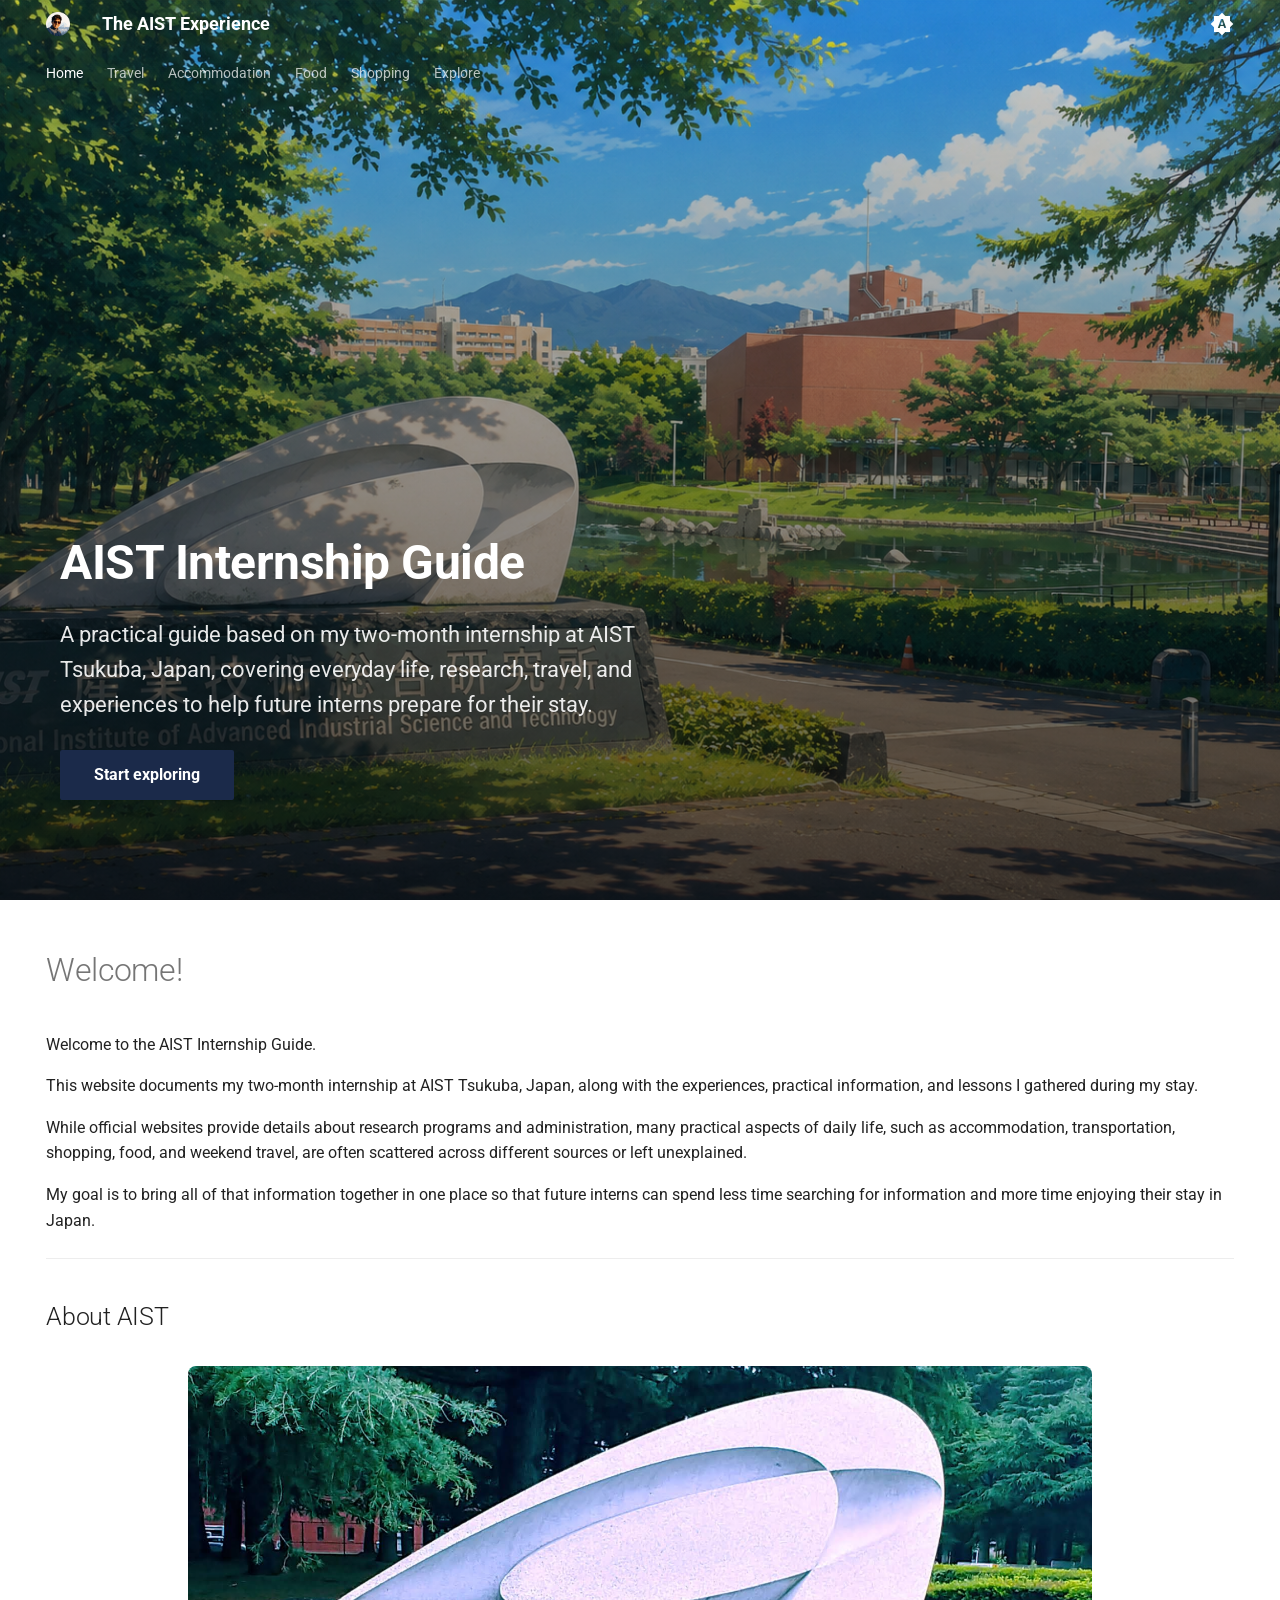
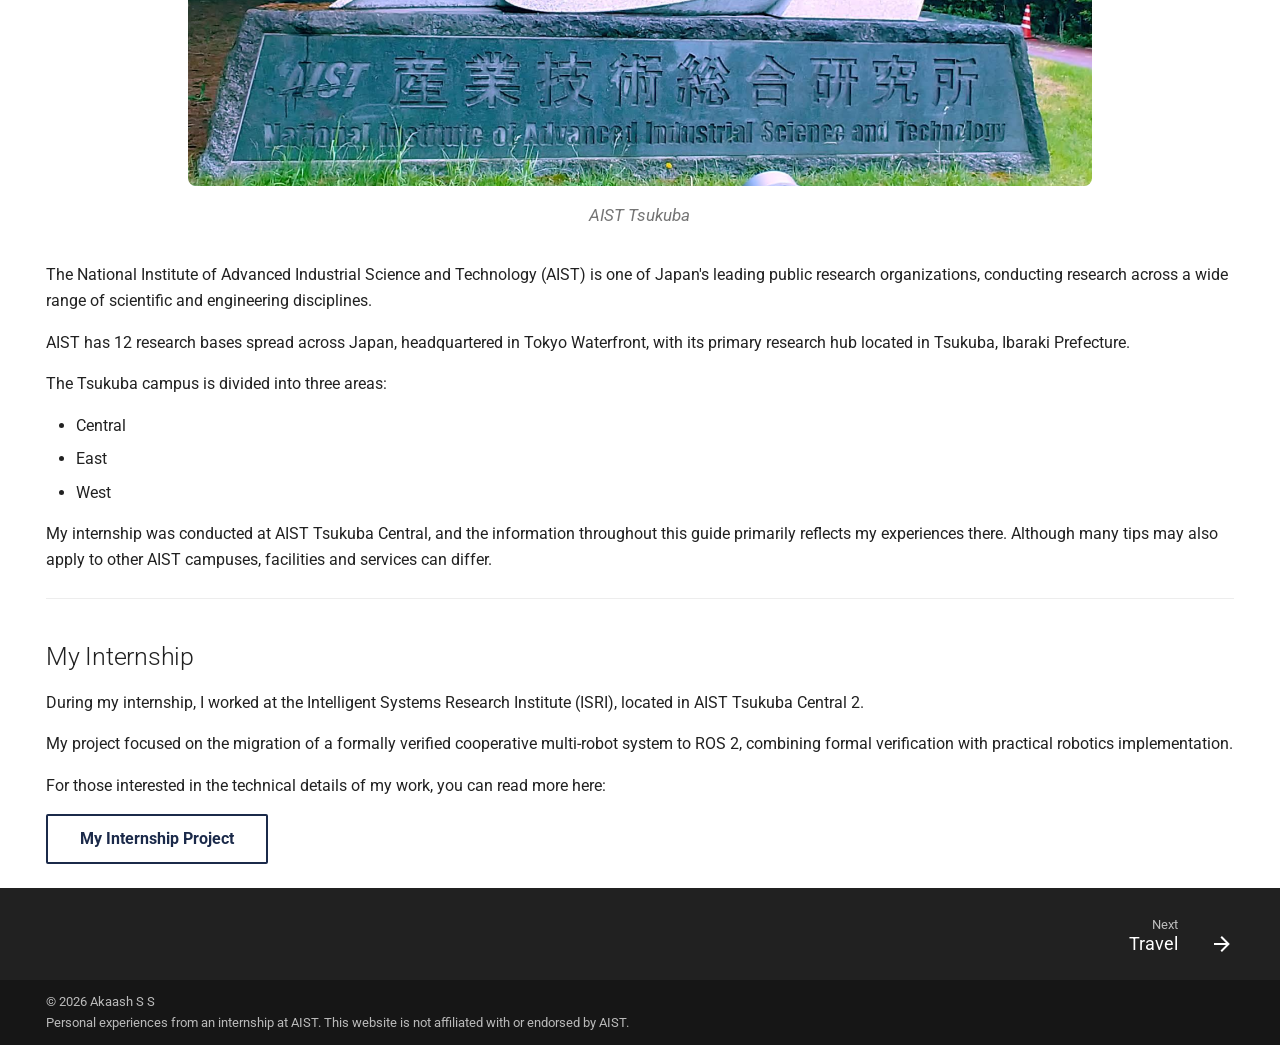
<file: index.html>
<!doctype html>
<html lang="en" class="no-js">
  <head>
    
      <meta charset="utf-8">
      <meta name="viewport" content="width=device-width,initial-scale=1">
      
        <meta name="description" content="A practical guide to living and working at AIST Tsukuba, covering travel, accommodation, food, and everyday life for future interns.">
      
      
      
        <link rel="canonical" href="https://akaashss.github.io/aist-experience/">
      
      
      
        <link rel="next" href="travel/">
      
      
        
      
      
      <link rel="icon" href="assets/branding/logo.png">
      <meta name="generator" content="mkdocs-1.6.1, mkdocs-material-9.7.7">
    
    
      
        <title>The AIST Experience</title>
      
    
    
      <link rel="stylesheet" href="assets/stylesheets/main.ec1eaa64.min.css">
      
        
        <link rel="stylesheet" href="assets/stylesheets/palette.ab4e12ef.min.css">
      
      


    
    
      
    
    
      
        
        
        <link rel="preconnect" href="https://fonts.gstatic.com" crossorigin>
        <link rel="stylesheet" href="https://fonts.googleapis.com/css?family=Roboto:300,300i,400,400i,700,700i%7CRoboto+Mono:400,400i,700,700i&display=fallback">
        <style>:root{--md-text-font:"Roboto";--md-code-font:"Roboto Mono"}</style>
      
    
    
      <link rel="stylesheet" href="stylesheets/extra.css">
    
    <script>__md_scope=new URL(".",location),__md_hash=e=>[...e].reduce(((e,_)=>(e<<5)-e+_.charCodeAt(0)),0),__md_get=(e,_=localStorage,t=__md_scope)=>JSON.parse(_.getItem(t.pathname+"."+e)),__md_set=(e,_,t=localStorage,a=__md_scope)=>{try{t.setItem(a.pathname+"."+e,JSON.stringify(_))}catch(e){}}</script>
    
      
  


  
  

<script id="__analytics">function __md_analytics(){function e(){dataLayer.push(arguments)}window.dataLayer=window.dataLayer||[],e("js",new Date),e("config","G-PRQ18MXV45"),document.addEventListener("DOMContentLoaded",(function(){document.forms.search&&document.forms.search.query.addEventListener("blur",(function(){this.value&&e("event","search",{search_term:this.value})}));document$.subscribe((function(){var t=document.forms.feedback;if(void 0!==t)for(var a of t.querySelectorAll("[type=submit]"))a.addEventListener("click",(function(a){a.preventDefault();var n=document.location.pathname,d=this.getAttribute("data-md-value");e("event","feedback",{page:n,data:d}),t.firstElementChild.disabled=!0;var r=t.querySelector(".md-feedback__note [data-md-value='"+d+"']");r&&(r.hidden=!1)})),t.hidden=!1})),location$.subscribe((function(t){e("config","G-PRQ18MXV45",{page_path:t.pathname})}))}));var t=document.createElement("script");t.async=!0,t.src="https://www.googletagmanager.com/gtag/js?id=G-PRQ18MXV45",document.getElementById("__analytics").insertAdjacentElement("afterEnd",t)}</script>
  
    <script>"undefined"!=typeof __md_analytics&&__md_analytics()</script>
  

    
    
  
  <style>
    /* Scoped to this template only, never affects other pages.
       Fully transparent at rest, solid once scrolled. */
    .md-header {
      background-color: transparent;
      box-shadow: none;
      transition: background-color 0.25s, box-shadow 0.25s;
    }

    .md-header--shadow {
      background-color: var(--md-default-bg-color);
      box-shadow: 0 0 0.2rem rgba(0, 0, 0, 0.1), 0 0.2rem 0.4rem rgba(0, 0, 0, 0.2);
    }

    .md-tabs {
      background-color: transparent;
    }

    .tx-hero {
      position: relative;
      left: 50%;
      right: 50%;
      width: 100vw;
      margin-left: -50vw;
      margin-right: -50vw;
      margin-top: -4.8rem;
      display: flex;
      align-items: flex-end;
      justify-content: flex-start;
      min-height: 100vh;
      padding: 3rem;
      box-sizing: border-box;
      color: #fff;
      background: linear-gradient(rgba(0, 0, 0, 0.15), rgba(0, 0, 0, 0.65)),
        url("assets/home/hero.png") no-repeat center / cover;
    }

    .tx-hero__content {
      max-width: 32rem;
      text-align: left;
      padding-bottom: 2rem;
    }

    .tx-hero__content h1 {
      margin-bottom: 0.6rem;
      color: #fff;
      font-weight: 700;
      font-size: 2.4rem;
    }

    .tx-hero__content p {
      margin-bottom: 1.4rem;
      font-size: 1.1rem;
      opacity: 0.9;
    }
  </style>

  </head>
  
  
    
    
      
    
    
    
    
    <body dir="ltr" data-md-color-scheme="default" data-md-color-primary="indigo" data-md-color-accent="indigo">
  
    
    <input class="md-toggle" data-md-toggle="drawer" type="checkbox" id="__drawer" autocomplete="off">
    <input class="md-toggle" data-md-toggle="search" type="checkbox" id="__search" autocomplete="off">
    <label class="md-overlay" for="__drawer"></label>
    <div data-md-component="skip">
      
        
        <a href="#welcome" class="md-skip">
          Skip to content
        </a>
      
    </div>
    <div data-md-component="announce">
      
    </div>
    
    
      

<header class="md-header" data-md-component="header">
  <nav class="md-header__inner md-grid" aria-label="Header">
    <a href="." title="The AIST Experience" class="md-header__button md-logo" aria-label="The AIST Experience" data-md-component="logo">
      
  <img src="assets/branding/logo.png" alt="logo">

    </a>
    <label class="md-header__button md-icon" for="__drawer">
      
      <svg xmlns="http://www.w3.org/2000/svg" viewBox="0 0 24 24"><path d="M3 6h18v2H3zm0 5h18v2H3zm0 5h18v2H3z"/></svg>
    </label>
    <div class="md-header__title" data-md-component="header-title">
      <div class="md-header__ellipsis">
        <div class="md-header__topic">
          <span class="md-ellipsis">
            The AIST Experience
          </span>
        </div>
        <div class="md-header__topic" data-md-component="header-topic">
          <span class="md-ellipsis">
            
              Home
            
          </span>
        </div>
      </div>
    </div>
    
      
        <form class="md-header__option" data-md-component="palette">
  
    
    
    
    <input class="md-option" data-md-color-media="(prefers-color-scheme)" data-md-color-scheme="default" data-md-color-primary="indigo" data-md-color-accent="indigo"  aria-label="Switch to light mode"  type="radio" name="__palette" id="__palette_0">
    
      <label class="md-header__button md-icon" title="Switch to light mode" for="__palette_1" hidden>
        <svg xmlns="http://www.w3.org/2000/svg" viewBox="0 0 24 24"><path d="m14.3 16-.7-2h-3.2l-.7 2H7.8L11 7h2l3.2 9zM20 8.69V4h-4.69L12 .69 8.69 4H4v4.69L.69 12 4 15.31V20h4.69L12 23.31 15.31 20H20v-4.69L23.31 12zm-9.15 3.96h2.3L12 9z"/></svg>
      </label>
    
  
    
    
    
    <input class="md-option" data-md-color-media="(prefers-color-scheme: light)" data-md-color-scheme="default" data-md-color-primary="custom" data-md-color-accent="custom"  aria-label="Switch to dark mode"  type="radio" name="__palette" id="__palette_1">
    
      <label class="md-header__button md-icon" title="Switch to dark mode" for="__palette_2" hidden>
        <svg xmlns="http://www.w3.org/2000/svg" viewBox="0 0 24 24"><path d="M12 8a4 4 0 0 0-4 4 4 4 0 0 0 4 4 4 4 0 0 0 4-4 4 4 0 0 0-4-4m0 10a6 6 0 0 1-6-6 6 6 0 0 1 6-6 6 6 0 0 1 6 6 6 6 0 0 1-6 6m8-9.31V4h-4.69L12 .69 8.69 4H4v4.69L.69 12 4 15.31V20h4.69L12 23.31 15.31 20H20v-4.69L23.31 12z"/></svg>
      </label>
    
  
    
    
    
    <input class="md-option" data-md-color-media="(prefers-color-scheme: dark)" data-md-color-scheme="slate" data-md-color-primary="custom" data-md-color-accent="custom"  aria-label="Switch to system preference"  type="radio" name="__palette" id="__palette_2">
    
      <label class="md-header__button md-icon" title="Switch to system preference" for="__palette_0" hidden>
        <svg xmlns="http://www.w3.org/2000/svg" viewBox="0 0 24 24"><path d="M12 18c-.89 0-1.74-.2-2.5-.55C11.56 16.5 13 14.42 13 12s-1.44-4.5-3.5-5.45C10.26 6.2 11.11 6 12 6a6 6 0 0 1 6 6 6 6 0 0 1-6 6m8-9.31V4h-4.69L12 .69 8.69 4H4v4.69L.69 12 4 15.31V20h4.69L12 23.31 15.31 20H20v-4.69L23.31 12z"/></svg>
      </label>
    
  
</form>
      
    
    
      <script>var palette=__md_get("__palette");if(palette&&palette.color){if("(prefers-color-scheme)"===palette.color.media){var media=matchMedia("(prefers-color-scheme: light)"),input=document.querySelector(media.matches?"[data-md-color-media='(prefers-color-scheme: light)']":"[data-md-color-media='(prefers-color-scheme: dark)']");palette.color.media=input.getAttribute("data-md-color-media"),palette.color.scheme=input.getAttribute("data-md-color-scheme"),palette.color.primary=input.getAttribute("data-md-color-primary"),palette.color.accent=input.getAttribute("data-md-color-accent")}for(var[key,value]of Object.entries(palette.color))document.body.setAttribute("data-md-color-"+key,value)}</script>
    
    
    
    
  </nav>
  
</header>
    
    <div class="md-container" data-md-component="container">
      
      
  
        
          
            
<nav class="md-tabs" aria-label="Tabs" data-md-component="tabs">
  <div class="md-grid">
    <ul class="md-tabs__list">
      
        
  
  
  
    
  
  
    <li class="md-tabs__item md-tabs__item--active">
      <a href="." class="md-tabs__link">
        
  
  
    
  
  Home

      </a>
    </li>
  

      
        
  
  
  
  
    <li class="md-tabs__item">
      <a href="travel/" class="md-tabs__link">
        
  
  
    
  
  Travel

      </a>
    </li>
  

      
        
  
  
  
  
    <li class="md-tabs__item">
      <a href="accommodation/" class="md-tabs__link">
        
  
  
    
  
  Accommodation

      </a>
    </li>
  

      
        
  
  
  
  
    <li class="md-tabs__item">
      <a href="food/" class="md-tabs__link">
        
  
  
    
  
  Food

      </a>
    </li>
  

      
        
  
  
  
  
    <li class="md-tabs__item">
      <a href="shopping/" class="md-tabs__link">
        
  
  
    
  
  Shopping

      </a>
    </li>
  

      
        
  
  
  
  
    <li class="md-tabs__item">
      <a href="explore/" class="md-tabs__link">
        
  
  
    
  
  Explore

      </a>
    </li>
  

      
    </ul>
  </div>
</nav>
          
        
      

  <section class="tx-hero">
    <div class="tx-hero__content md-typeset">
      <h1>AIST Internship Guide</h1>
      <p>
        A practical guide based on my two-month internship at AIST Tsukuba,
        Japan, covering everyday life, research, travel, and experiences to
        help future interns prepare for their stay.
      </p>
      <a href="travel/" class="md-button md-button--primary">
        Start exploring
      </a>
    </div>
  </section>

      <main class="md-main" data-md-component="main">
        <div class="md-main__inner md-grid">
          
            
              
                
              
              <div class="md-sidebar md-sidebar--primary" data-md-component="sidebar" data-md-type="navigation" hidden>
                <div class="md-sidebar__scrollwrap">
                  <div class="md-sidebar__inner">
                    


  


<nav class="md-nav md-nav--primary md-nav--lifted" aria-label="Navigation" data-md-level="0">
  <label class="md-nav__title" for="__drawer">
    <a href="." title="The AIST Experience" class="md-nav__button md-logo" aria-label="The AIST Experience" data-md-component="logo">
      
  <img src="assets/branding/logo.png" alt="logo">

    </a>
    The AIST Experience
  </label>
  
  <ul class="md-nav__list" data-md-scrollfix>
    
      
      
  
  
    
  
  
  
    <li class="md-nav__item md-nav__item--active">
      
      <input class="md-nav__toggle md-toggle" type="checkbox" id="__toc">
      
      
        
      
      
        <label class="md-nav__link md-nav__link--active" for="__toc">
          
  
  
  <span class="md-ellipsis">
    
  
    Home
  

    
  </span>
  
  

          <span class="md-nav__icon md-icon"></span>
        </label>
      
      <a href="." class="md-nav__link md-nav__link--active">
        
  
  
  <span class="md-ellipsis">
    
  
    Home
  

    
  </span>
  
  

      </a>
      
        

<nav class="md-nav md-nav--secondary" aria-label="Table of contents">
  
  
  
    
  
  
    <label class="md-nav__title" for="__toc">
      <span class="md-nav__icon md-icon"></span>
      Table of contents
    </label>
    <ul class="md-nav__list" data-md-component="toc" data-md-scrollfix>
      
        <li class="md-nav__item">
  <a href="#about-aist" class="md-nav__link">
    <span class="md-ellipsis">
      
        About AIST
      
    </span>
  </a>
  
</li>
      
        <li class="md-nav__item">
  <a href="#my-internship" class="md-nav__link">
    <span class="md-ellipsis">
      
        My Internship
      
    </span>
  </a>
  
</li>
      
    </ul>
  
</nav>
      
    </li>
  

    
      
      
  
  
  
  
    <li class="md-nav__item">
      <a href="travel/" class="md-nav__link">
        
  
  
  <span class="md-ellipsis">
    
  
    Travel
  

    
  </span>
  
  

      </a>
    </li>
  

    
      
      
  
  
  
  
    <li class="md-nav__item">
      <a href="accommodation/" class="md-nav__link">
        
  
  
  <span class="md-ellipsis">
    
  
    Accommodation
  

    
  </span>
  
  

      </a>
    </li>
  

    
      
      
  
  
  
  
    <li class="md-nav__item">
      <a href="food/" class="md-nav__link">
        
  
  
  <span class="md-ellipsis">
    
  
    Food
  

    
  </span>
  
  

      </a>
    </li>
  

    
      
      
  
  
  
  
    <li class="md-nav__item">
      <a href="shopping/" class="md-nav__link">
        
  
  
  <span class="md-ellipsis">
    
  
    Shopping
  

    
  </span>
  
  

      </a>
    </li>
  

    
      
      
  
  
  
  
    <li class="md-nav__item">
      <a href="explore/" class="md-nav__link">
        
  
  
  <span class="md-ellipsis">
    
  
    Explore
  

    
  </span>
  
  

      </a>
    </li>
  

    
  </ul>
</nav>
                  </div>
                </div>
              </div>
            
            
              
                
              
              <div class="md-sidebar md-sidebar--secondary" data-md-component="sidebar" data-md-type="toc" hidden>
                <div class="md-sidebar__scrollwrap">
                  <div class="md-sidebar__inner">
                    

<nav class="md-nav md-nav--secondary" aria-label="Table of contents">
  
  
  
    
  
  
    <label class="md-nav__title" for="__toc">
      <span class="md-nav__icon md-icon"></span>
      Table of contents
    </label>
    <ul class="md-nav__list" data-md-component="toc" data-md-scrollfix>
      
        <li class="md-nav__item">
  <a href="#about-aist" class="md-nav__link">
    <span class="md-ellipsis">
      
        About AIST
      
    </span>
  </a>
  
</li>
      
        <li class="md-nav__item">
  <a href="#my-internship" class="md-nav__link">
    <span class="md-ellipsis">
      
        My Internship
      
    </span>
  </a>
  
</li>
      
    </ul>
  
</nav>
                  </div>
                </div>
              </div>
            
          
          
            <div class="md-content" data-md-component="content">
              
              <article class="md-content__inner md-typeset">
                
  
                  
  




<h1 id="welcome">Welcome!</h1>
<p>Welcome to the AIST Internship Guide.</p>
<p>This website documents my two-month internship at AIST Tsukuba, Japan, along with the experiences, practical information, and lessons I gathered during my stay.</p>
<p>While official websites provide details about research programs and administration, many practical aspects of daily life, such as accommodation, transportation, shopping, food, and weekend travel, are often scattered across different sources or left unexplained.</p>
<p>My goal is to bring all of that information together in one place so that future interns can spend less time searching for information and more time enjoying their stay in Japan.</p>
<hr />
<h2 id="about-aist">About AIST</h2>
<figure class="img-figure">
<p><img alt="AIST" loading="lazy" src="assets/home/aist.png" /></p>
<figcaption>AIST Tsukuba</figcaption>
</figure>
<p>The National Institute of Advanced Industrial Science and Technology (AIST) is one of Japan's leading public research organizations, conducting research across a wide range of scientific and engineering disciplines.</p>
<p>AIST has 12 research bases spread across Japan, headquartered in Tokyo Waterfront, with its primary research hub located in Tsukuba, Ibaraki Prefecture.</p>
<p>The Tsukuba campus is divided into three areas:</p>
<ul>
<li>Central</li>
<li>East</li>
<li>West</li>
</ul>
<p>My internship was conducted at AIST Tsukuba Central, and the information throughout this guide primarily reflects my experiences there. Although many tips may also apply to other AIST campuses, facilities and services can differ.</p>
<hr />
<h2 id="my-internship">My Internship</h2>
<p>During my internship, I worked at the Intelligent Systems Research Institute (ISRI), located in AIST Tsukuba Central 2.</p>
<p>My project focused on the migration of a formally verified cooperative multi-robot system to ROS 2, combining formal verification with practical robotics implementation.</p>
<p>For those interested in the technical details of my work, you can read more here:</p>
<p><a class="md-button" href="https://akaashss.github.io/aist">My Internship Project</a></p>







  
  



  


  



                

              </article>
            </div>
          
          
<script>var target=document.getElementById(location.hash.slice(1));target&&target.name&&(target.checked=target.name.startsWith("__tabbed_"))</script>
        </div>
        
          <button type="button" class="md-top md-icon" data-md-component="top" hidden>
  
  <svg xmlns="http://www.w3.org/2000/svg" viewBox="0 0 24 24"><path d="M13 20h-2V8l-5.5 5.5-1.42-1.42L12 4.16l7.92 7.92-1.42 1.42L13 8z"/></svg>
  Back to top
</button>
        
      </main>
      
        <footer class="md-footer">
  
    
      
        
      
      <nav class="md-footer__inner md-grid" aria-label="Footer" >
        
        
          
          <a href="travel/" class="md-footer__link md-footer__link--next" aria-label="Next: Travel">
            <div class="md-footer__title">
              <span class="md-footer__direction">
                Next
              </span>
              <div class="md-ellipsis">
                Travel
              </div>
            </div>
            <div class="md-footer__button md-icon">
              
              <svg xmlns="http://www.w3.org/2000/svg" viewBox="0 0 24 24"><path d="M4 11v2h12l-5.5 5.5 1.42 1.42L19.84 12l-7.92-7.92L10.5 5.5 16 11z"/></svg>
            </div>
          </a>
        
      </nav>
    
  
  <div class="md-footer-meta md-typeset">
    <div class="md-footer-meta__inner md-grid">
      <div class="md-copyright">

  <div class="md-copyright__highlight">
    &copy; 2026 Akaash S S<br>
Personal experiences from an internship at AIST. This website is not affiliated with or endorsed by AIST.

  </div>

  <!-- Made with
  <a href="https://squidfunk.github.io/mkdocs-material/" target="_blank" rel="noopener">
    Material for MkDocs
  </a> -->

</div>
      
    </div>
  </div>
</footer>
      
    </div>
    <div class="md-dialog" data-md-component="dialog">
      <div class="md-dialog__inner md-typeset"></div>
    </div>
    
    
    
      
      
      <script id="__config" type="application/json">{"annotate": null, "base": ".", "features": ["navigation.tabs", "navigation.sections", "navigation.instant", "navigation.top", "search.highlight", "content.code.copy", "toc.follow", "header.autohide", "navigation.footer"], "search": "assets/javascripts/workers/search.2c215733.min.js", "tags": null, "translations": {"clipboard.copied": "Copied to clipboard", "clipboard.copy": "Copy to clipboard", "search.result.more.one": "1 more on this page", "search.result.more.other": "# more on this page", "search.result.none": "No matching documents", "search.result.one": "1 matching document", "search.result.other": "# matching documents", "search.result.placeholder": "Type to start searching", "search.result.term.missing": "Missing", "select.version": "Select version"}, "version": null}</script>
    
    
      <script src="assets/javascripts/bundle.d7400e89.min.js"></script>
      
    
  </body>
</html>
</file>
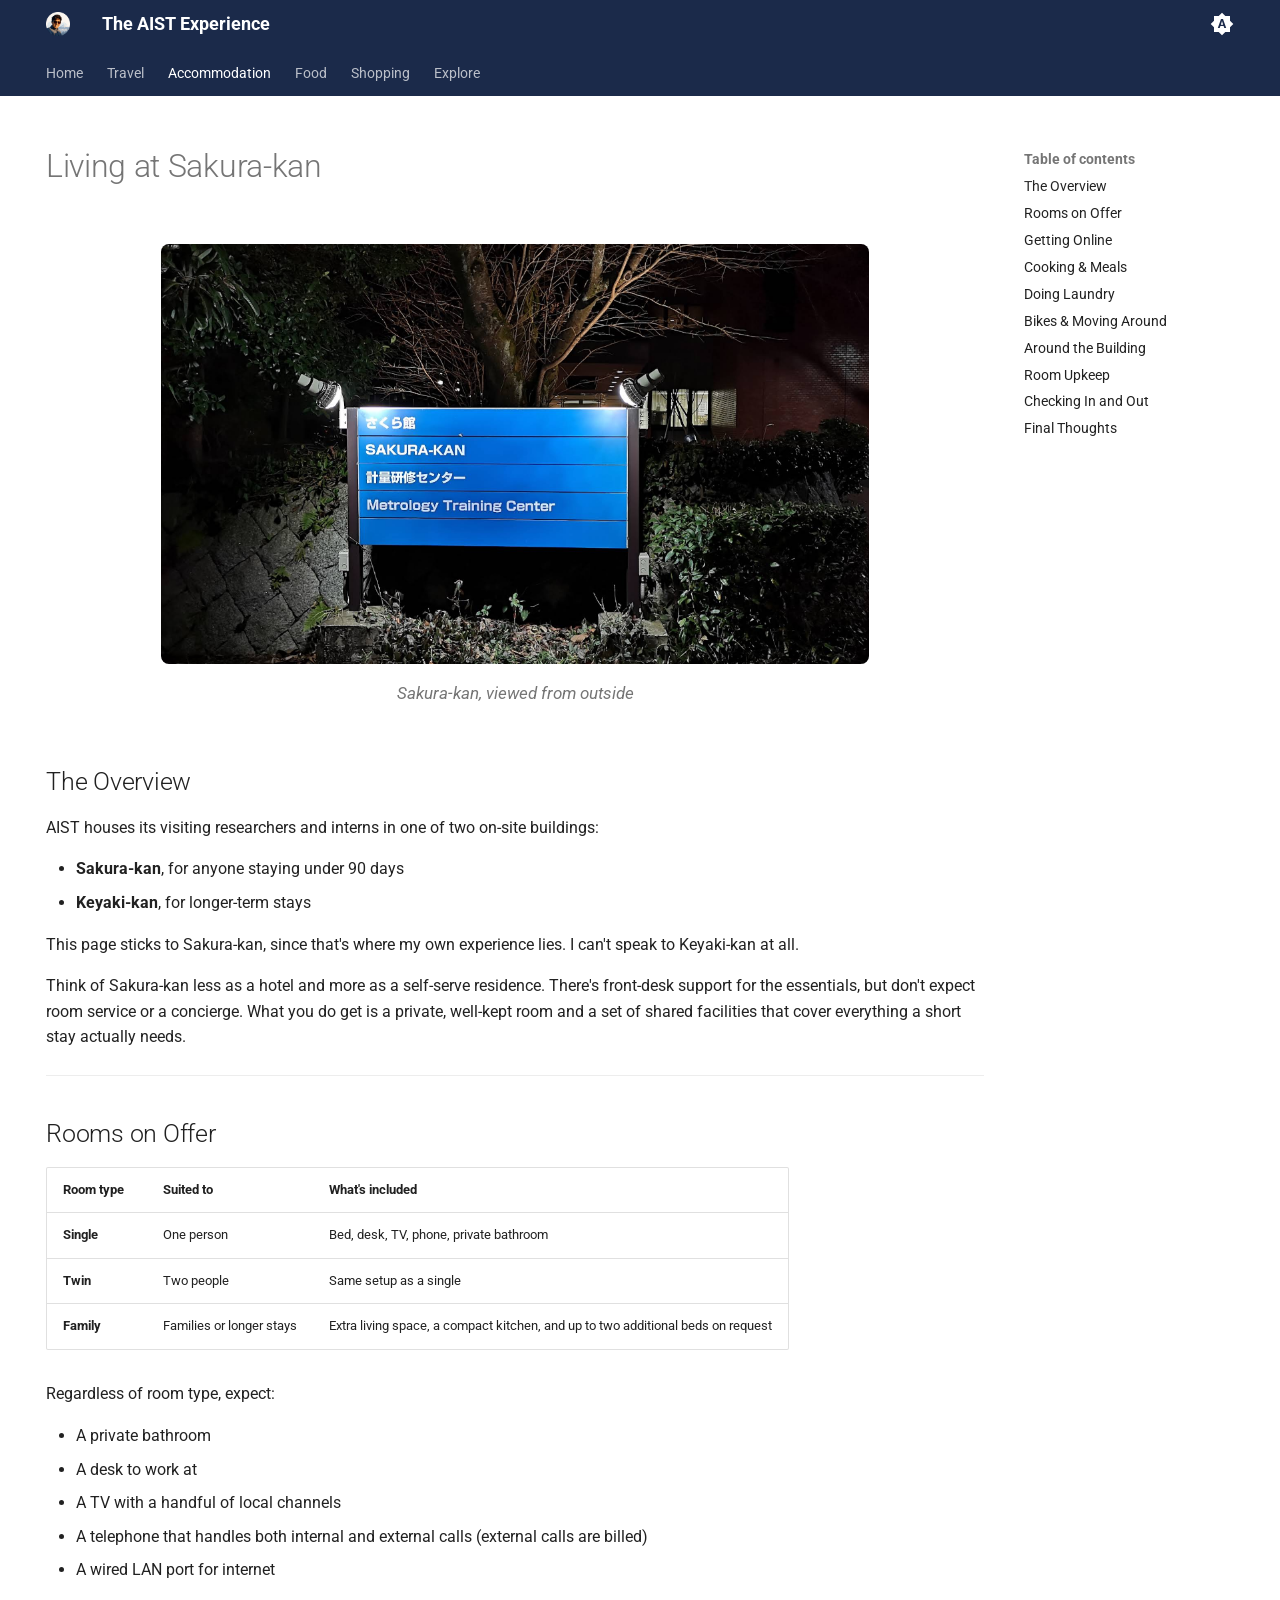
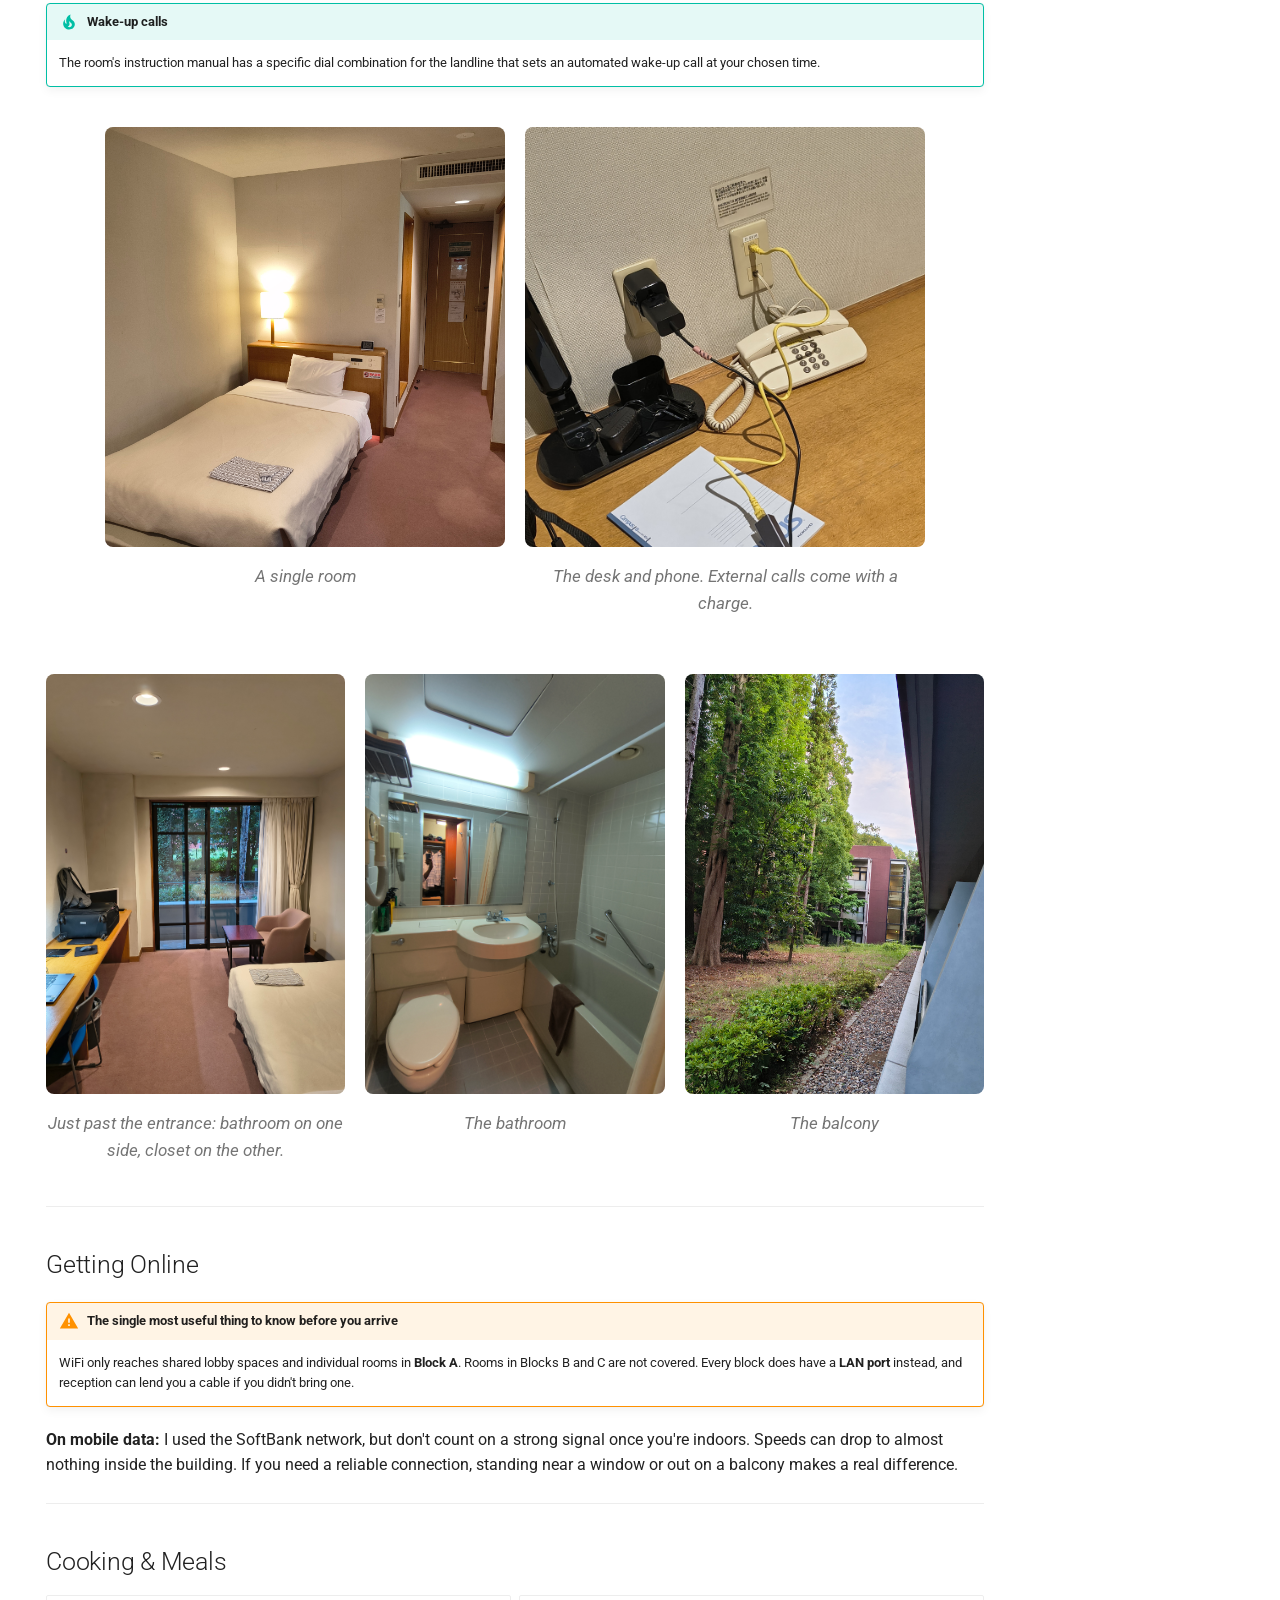
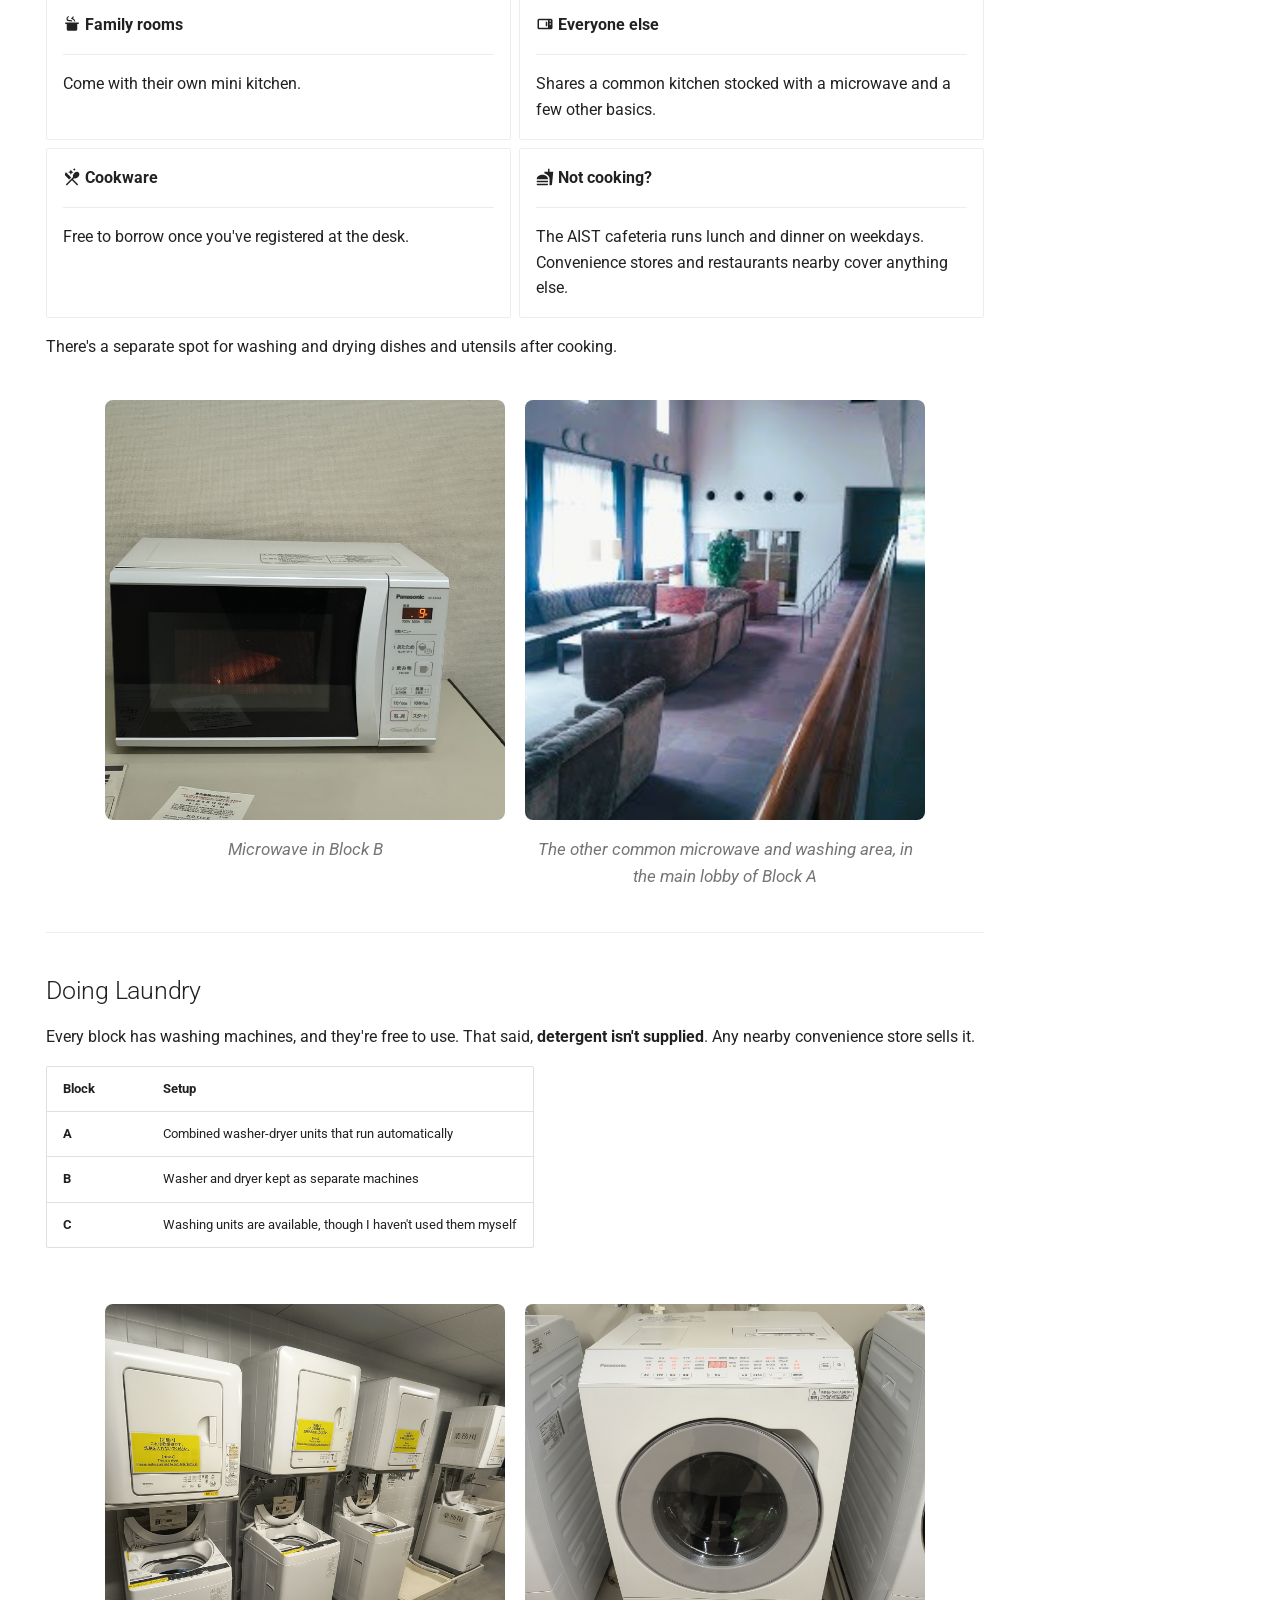
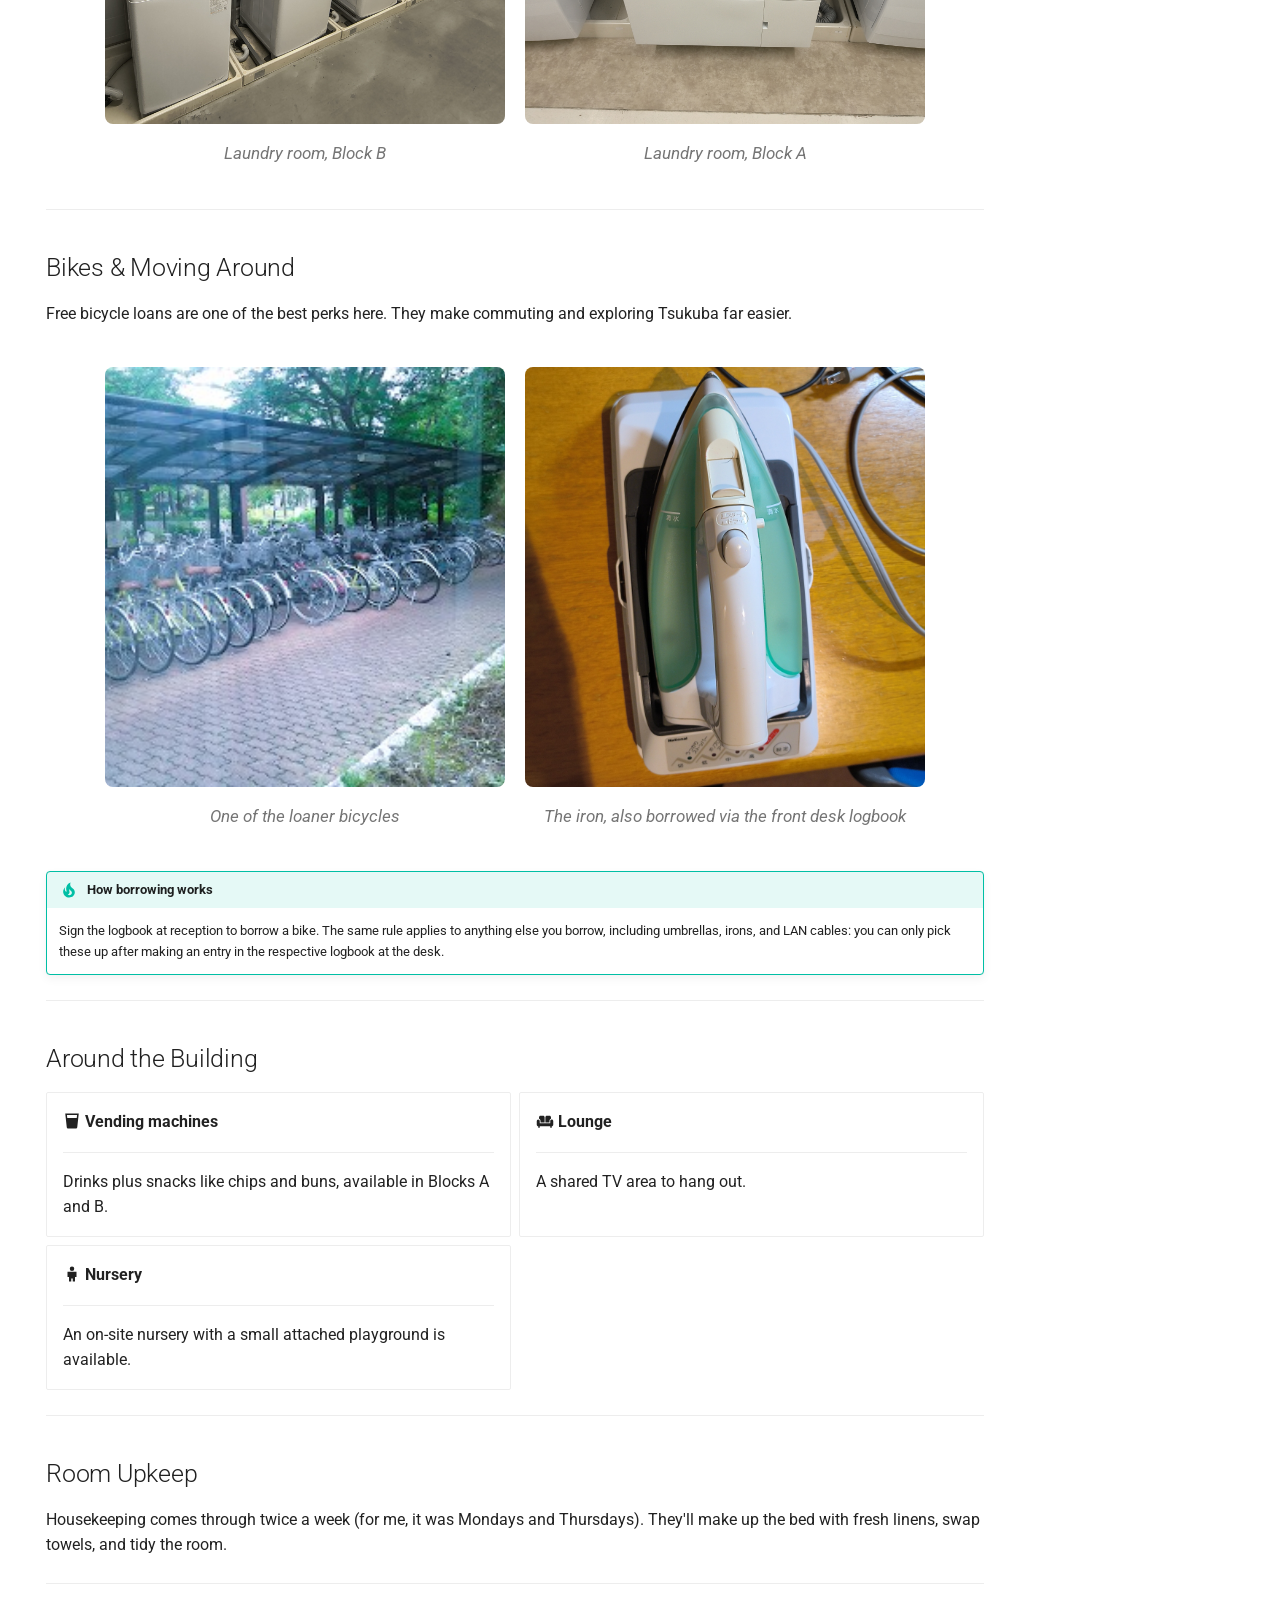
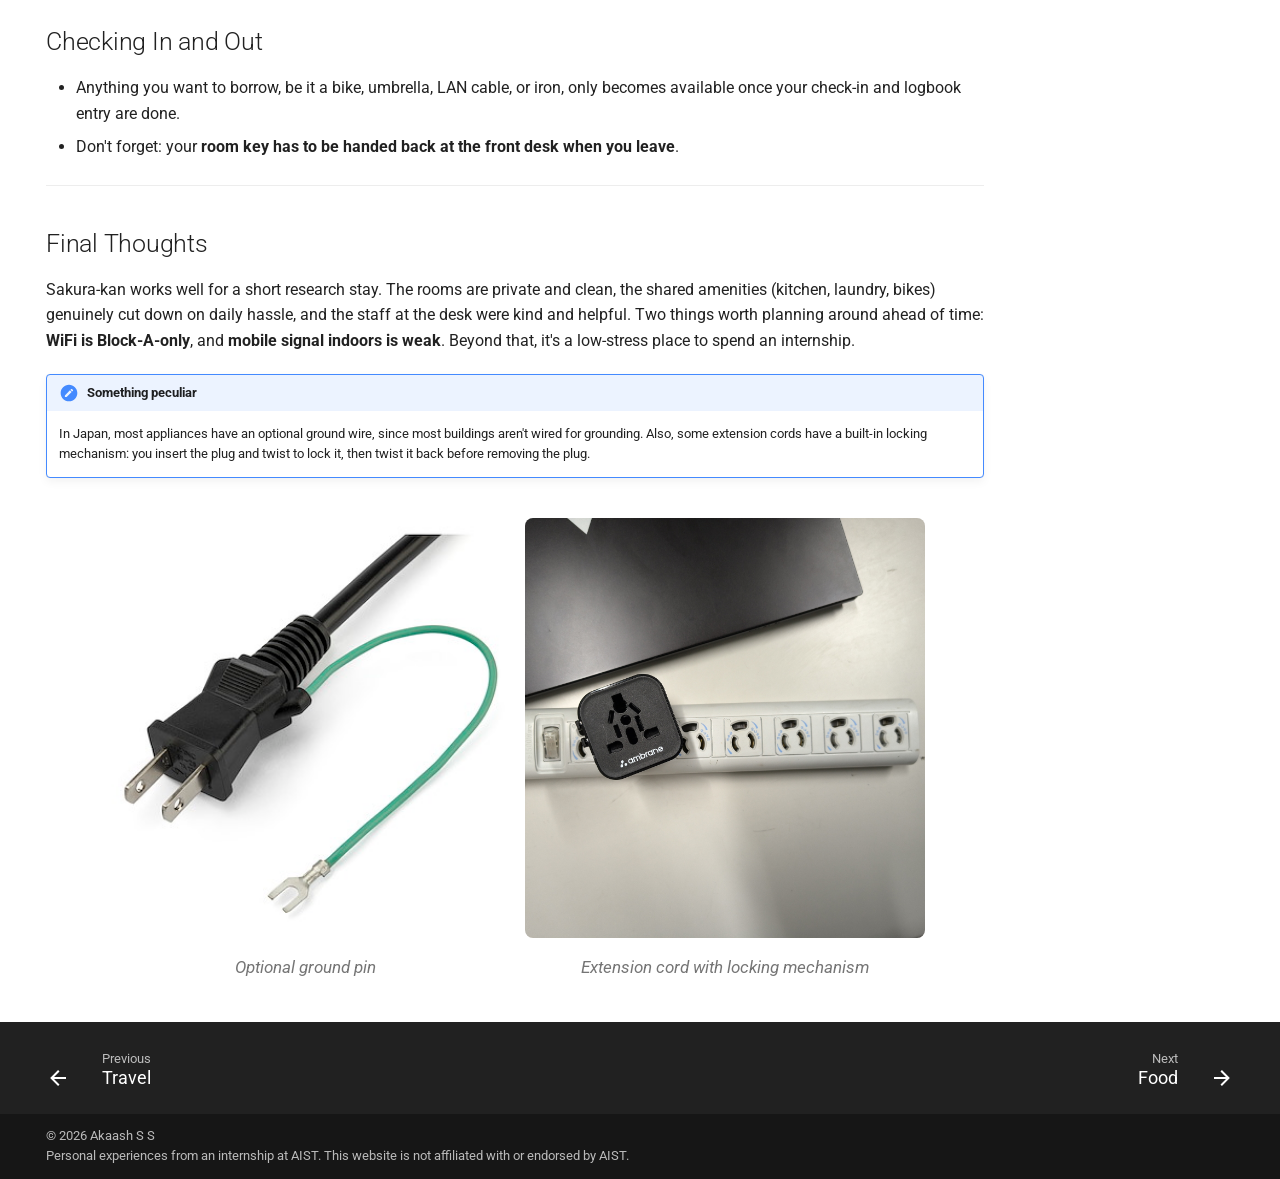
<file: accommodation/index.html>
<!doctype html>
<html lang="en" class="no-js">
  <head>
    
      <meta charset="utf-8">
      <meta name="viewport" content="width=device-width,initial-scale=1">
      
        <meta name="description" content="A practical guide to living and working at AIST Tsukuba, covering travel, accommodation, food, and everyday life for future interns.">
      
      
      
        <link rel="canonical" href="https://akaashss.github.io/aist-experience/accommodation/">
      
      
        <link rel="prev" href="../travel/">
      
      
        <link rel="next" href="../food/">
      
      
        
      
      
      <link rel="icon" href="../assets/branding/logo.png">
      <meta name="generator" content="mkdocs-1.6.1, mkdocs-material-9.7.7">
    
    
      
        <title>Accommodation - The AIST Experience</title>
      
    
    
      <link rel="stylesheet" href="../assets/stylesheets/main.ec1eaa64.min.css">
      
        
        <link rel="stylesheet" href="../assets/stylesheets/palette.ab4e12ef.min.css">
      
      


    
    
      
    
    
      
        
        
        <link rel="preconnect" href="https://fonts.gstatic.com" crossorigin>
        <link rel="stylesheet" href="https://fonts.googleapis.com/css?family=Roboto:300,300i,400,400i,700,700i%7CRoboto+Mono:400,400i,700,700i&display=fallback">
        <style>:root{--md-text-font:"Roboto";--md-code-font:"Roboto Mono"}</style>
      
    
    
      <link rel="stylesheet" href="../stylesheets/extra.css">
    
    <script>__md_scope=new URL("..",location),__md_hash=e=>[...e].reduce(((e,_)=>(e<<5)-e+_.charCodeAt(0)),0),__md_get=(e,_=localStorage,t=__md_scope)=>JSON.parse(_.getItem(t.pathname+"."+e)),__md_set=(e,_,t=localStorage,a=__md_scope)=>{try{t.setItem(a.pathname+"."+e,JSON.stringify(_))}catch(e){}}</script>
    
      
  


  
  

<script id="__analytics">function __md_analytics(){function e(){dataLayer.push(arguments)}window.dataLayer=window.dataLayer||[],e("js",new Date),e("config","G-PRQ18MXV45"),document.addEventListener("DOMContentLoaded",(function(){document.forms.search&&document.forms.search.query.addEventListener("blur",(function(){this.value&&e("event","search",{search_term:this.value})}));document$.subscribe((function(){var t=document.forms.feedback;if(void 0!==t)for(var a of t.querySelectorAll("[type=submit]"))a.addEventListener("click",(function(a){a.preventDefault();var n=document.location.pathname,d=this.getAttribute("data-md-value");e("event","feedback",{page:n,data:d}),t.firstElementChild.disabled=!0;var r=t.querySelector(".md-feedback__note [data-md-value='"+d+"']");r&&(r.hidden=!1)})),t.hidden=!1})),location$.subscribe((function(t){e("config","G-PRQ18MXV45",{page_path:t.pathname})}))}));var t=document.createElement("script");t.async=!0,t.src="https://www.googletagmanager.com/gtag/js?id=G-PRQ18MXV45",document.getElementById("__analytics").insertAdjacentElement("afterEnd",t)}</script>
  
    <script>"undefined"!=typeof __md_analytics&&__md_analytics()</script>
  

    
    
  </head>
  
  
    
    
      
    
    
    
    
    <body dir="ltr" data-md-color-scheme="default" data-md-color-primary="indigo" data-md-color-accent="indigo">
  
    
    <input class="md-toggle" data-md-toggle="drawer" type="checkbox" id="__drawer" autocomplete="off">
    <input class="md-toggle" data-md-toggle="search" type="checkbox" id="__search" autocomplete="off">
    <label class="md-overlay" for="__drawer"></label>
    <div data-md-component="skip">
      
        
        <a href="#living-at-sakura-kan" class="md-skip">
          Skip to content
        </a>
      
    </div>
    <div data-md-component="announce">
      
    </div>
    
    
      

<header class="md-header" data-md-component="header">
  <nav class="md-header__inner md-grid" aria-label="Header">
    <a href=".." title="The AIST Experience" class="md-header__button md-logo" aria-label="The AIST Experience" data-md-component="logo">
      
  <img src="../assets/branding/logo.png" alt="logo">

    </a>
    <label class="md-header__button md-icon" for="__drawer">
      
      <svg xmlns="http://www.w3.org/2000/svg" viewBox="0 0 24 24"><path d="M3 6h18v2H3zm0 5h18v2H3zm0 5h18v2H3z"/></svg>
    </label>
    <div class="md-header__title" data-md-component="header-title">
      <div class="md-header__ellipsis">
        <div class="md-header__topic">
          <span class="md-ellipsis">
            The AIST Experience
          </span>
        </div>
        <div class="md-header__topic" data-md-component="header-topic">
          <span class="md-ellipsis">
            
              Accommodation
            
          </span>
        </div>
      </div>
    </div>
    
      
        <form class="md-header__option" data-md-component="palette">
  
    
    
    
    <input class="md-option" data-md-color-media="(prefers-color-scheme)" data-md-color-scheme="default" data-md-color-primary="indigo" data-md-color-accent="indigo"  aria-label="Switch to light mode"  type="radio" name="__palette" id="__palette_0">
    
      <label class="md-header__button md-icon" title="Switch to light mode" for="__palette_1" hidden>
        <svg xmlns="http://www.w3.org/2000/svg" viewBox="0 0 24 24"><path d="m14.3 16-.7-2h-3.2l-.7 2H7.8L11 7h2l3.2 9zM20 8.69V4h-4.69L12 .69 8.69 4H4v4.69L.69 12 4 15.31V20h4.69L12 23.31 15.31 20H20v-4.69L23.31 12zm-9.15 3.96h2.3L12 9z"/></svg>
      </label>
    
  
    
    
    
    <input class="md-option" data-md-color-media="(prefers-color-scheme: light)" data-md-color-scheme="default" data-md-color-primary="custom" data-md-color-accent="custom"  aria-label="Switch to dark mode"  type="radio" name="__palette" id="__palette_1">
    
      <label class="md-header__button md-icon" title="Switch to dark mode" for="__palette_2" hidden>
        <svg xmlns="http://www.w3.org/2000/svg" viewBox="0 0 24 24"><path d="M12 8a4 4 0 0 0-4 4 4 4 0 0 0 4 4 4 4 0 0 0 4-4 4 4 0 0 0-4-4m0 10a6 6 0 0 1-6-6 6 6 0 0 1 6-6 6 6 0 0 1 6 6 6 6 0 0 1-6 6m8-9.31V4h-4.69L12 .69 8.69 4H4v4.69L.69 12 4 15.31V20h4.69L12 23.31 15.31 20H20v-4.69L23.31 12z"/></svg>
      </label>
    
  
    
    
    
    <input class="md-option" data-md-color-media="(prefers-color-scheme: dark)" data-md-color-scheme="slate" data-md-color-primary="custom" data-md-color-accent="custom"  aria-label="Switch to system preference"  type="radio" name="__palette" id="__palette_2">
    
      <label class="md-header__button md-icon" title="Switch to system preference" for="__palette_0" hidden>
        <svg xmlns="http://www.w3.org/2000/svg" viewBox="0 0 24 24"><path d="M12 18c-.89 0-1.74-.2-2.5-.55C11.56 16.5 13 14.42 13 12s-1.44-4.5-3.5-5.45C10.26 6.2 11.11 6 12 6a6 6 0 0 1 6 6 6 6 0 0 1-6 6m8-9.31V4h-4.69L12 .69 8.69 4H4v4.69L.69 12 4 15.31V20h4.69L12 23.31 15.31 20H20v-4.69L23.31 12z"/></svg>
      </label>
    
  
</form>
      
    
    
      <script>var palette=__md_get("__palette");if(palette&&palette.color){if("(prefers-color-scheme)"===palette.color.media){var media=matchMedia("(prefers-color-scheme: light)"),input=document.querySelector(media.matches?"[data-md-color-media='(prefers-color-scheme: light)']":"[data-md-color-media='(prefers-color-scheme: dark)']");palette.color.media=input.getAttribute("data-md-color-media"),palette.color.scheme=input.getAttribute("data-md-color-scheme"),palette.color.primary=input.getAttribute("data-md-color-primary"),palette.color.accent=input.getAttribute("data-md-color-accent")}for(var[key,value]of Object.entries(palette.color))document.body.setAttribute("data-md-color-"+key,value)}</script>
    
    
    
    
  </nav>
  
</header>
    
    <div class="md-container" data-md-component="container">
      
      
        
          
            
<nav class="md-tabs" aria-label="Tabs" data-md-component="tabs">
  <div class="md-grid">
    <ul class="md-tabs__list">
      
        
  
  
  
  
    <li class="md-tabs__item">
      <a href=".." class="md-tabs__link">
        
  
  
    
  
  Home

      </a>
    </li>
  

      
        
  
  
  
  
    <li class="md-tabs__item">
      <a href="../travel/" class="md-tabs__link">
        
  
  
    
  
  Travel

      </a>
    </li>
  

      
        
  
  
  
    
  
  
    <li class="md-tabs__item md-tabs__item--active">
      <a href="./" class="md-tabs__link">
        
  
  
    
  
  Accommodation

      </a>
    </li>
  

      
        
  
  
  
  
    <li class="md-tabs__item">
      <a href="../food/" class="md-tabs__link">
        
  
  
    
  
  Food

      </a>
    </li>
  

      
        
  
  
  
  
    <li class="md-tabs__item">
      <a href="../shopping/" class="md-tabs__link">
        
  
  
    
  
  Shopping

      </a>
    </li>
  

      
        
  
  
  
  
    <li class="md-tabs__item">
      <a href="../explore/" class="md-tabs__link">
        
  
  
    
  
  Explore

      </a>
    </li>
  

      
    </ul>
  </div>
</nav>
          
        
      
      <main class="md-main" data-md-component="main">
        <div class="md-main__inner md-grid">
          
            
              
                
              
              <div class="md-sidebar md-sidebar--primary" data-md-component="sidebar" data-md-type="navigation" hidden>
                <div class="md-sidebar__scrollwrap">
                  <div class="md-sidebar__inner">
                    


  


<nav class="md-nav md-nav--primary md-nav--lifted" aria-label="Navigation" data-md-level="0">
  <label class="md-nav__title" for="__drawer">
    <a href=".." title="The AIST Experience" class="md-nav__button md-logo" aria-label="The AIST Experience" data-md-component="logo">
      
  <img src="../assets/branding/logo.png" alt="logo">

    </a>
    The AIST Experience
  </label>
  
  <ul class="md-nav__list" data-md-scrollfix>
    
      
      
  
  
  
  
    <li class="md-nav__item">
      <a href=".." class="md-nav__link">
        
  
  
  <span class="md-ellipsis">
    
  
    Home
  

    
  </span>
  
  

      </a>
    </li>
  

    
      
      
  
  
  
  
    <li class="md-nav__item">
      <a href="../travel/" class="md-nav__link">
        
  
  
  <span class="md-ellipsis">
    
  
    Travel
  

    
  </span>
  
  

      </a>
    </li>
  

    
      
      
  
  
    
  
  
  
    <li class="md-nav__item md-nav__item--active">
      
      <input class="md-nav__toggle md-toggle" type="checkbox" id="__toc">
      
      
        
      
      
        <label class="md-nav__link md-nav__link--active" for="__toc">
          
  
  
  <span class="md-ellipsis">
    
  
    Accommodation
  

    
  </span>
  
  

          <span class="md-nav__icon md-icon"></span>
        </label>
      
      <a href="./" class="md-nav__link md-nav__link--active">
        
  
  
  <span class="md-ellipsis">
    
  
    Accommodation
  

    
  </span>
  
  

      </a>
      
        

<nav class="md-nav md-nav--secondary" aria-label="Table of contents">
  
  
  
    
  
  
    <label class="md-nav__title" for="__toc">
      <span class="md-nav__icon md-icon"></span>
      Table of contents
    </label>
    <ul class="md-nav__list" data-md-component="toc" data-md-scrollfix>
      
        <li class="md-nav__item">
  <a href="#the-overview" class="md-nav__link">
    <span class="md-ellipsis">
      
        The Overview
      
    </span>
  </a>
  
</li>
      
        <li class="md-nav__item">
  <a href="#rooms-on-offer" class="md-nav__link">
    <span class="md-ellipsis">
      
        Rooms on Offer
      
    </span>
  </a>
  
</li>
      
        <li class="md-nav__item">
  <a href="#getting-online" class="md-nav__link">
    <span class="md-ellipsis">
      
        Getting Online
      
    </span>
  </a>
  
</li>
      
        <li class="md-nav__item">
  <a href="#cooking-meals" class="md-nav__link">
    <span class="md-ellipsis">
      
        Cooking &amp; Meals
      
    </span>
  </a>
  
</li>
      
        <li class="md-nav__item">
  <a href="#doing-laundry" class="md-nav__link">
    <span class="md-ellipsis">
      
        Doing Laundry
      
    </span>
  </a>
  
</li>
      
        <li class="md-nav__item">
  <a href="#bikes-moving-around" class="md-nav__link">
    <span class="md-ellipsis">
      
        Bikes &amp; Moving Around
      
    </span>
  </a>
  
</li>
      
        <li class="md-nav__item">
  <a href="#around-the-building" class="md-nav__link">
    <span class="md-ellipsis">
      
        Around the Building
      
    </span>
  </a>
  
</li>
      
        <li class="md-nav__item">
  <a href="#room-upkeep" class="md-nav__link">
    <span class="md-ellipsis">
      
        Room Upkeep
      
    </span>
  </a>
  
</li>
      
        <li class="md-nav__item">
  <a href="#checking-in-and-out" class="md-nav__link">
    <span class="md-ellipsis">
      
        Checking In and Out
      
    </span>
  </a>
  
</li>
      
        <li class="md-nav__item">
  <a href="#final-thoughts" class="md-nav__link">
    <span class="md-ellipsis">
      
        Final Thoughts
      
    </span>
  </a>
  
</li>
      
    </ul>
  
</nav>
      
    </li>
  

    
      
      
  
  
  
  
    <li class="md-nav__item">
      <a href="../food/" class="md-nav__link">
        
  
  
  <span class="md-ellipsis">
    
  
    Food
  

    
  </span>
  
  

      </a>
    </li>
  

    
      
      
  
  
  
  
    <li class="md-nav__item">
      <a href="../shopping/" class="md-nav__link">
        
  
  
  <span class="md-ellipsis">
    
  
    Shopping
  

    
  </span>
  
  

      </a>
    </li>
  

    
      
      
  
  
  
  
    <li class="md-nav__item">
      <a href="../explore/" class="md-nav__link">
        
  
  
  <span class="md-ellipsis">
    
  
    Explore
  

    
  </span>
  
  

      </a>
    </li>
  

    
  </ul>
</nav>
                  </div>
                </div>
              </div>
            
            
              
                
              
              <div class="md-sidebar md-sidebar--secondary" data-md-component="sidebar" data-md-type="toc" >
                <div class="md-sidebar__scrollwrap">
                  <div class="md-sidebar__inner">
                    

<nav class="md-nav md-nav--secondary" aria-label="Table of contents">
  
  
  
    
  
  
    <label class="md-nav__title" for="__toc">
      <span class="md-nav__icon md-icon"></span>
      Table of contents
    </label>
    <ul class="md-nav__list" data-md-component="toc" data-md-scrollfix>
      
        <li class="md-nav__item">
  <a href="#the-overview" class="md-nav__link">
    <span class="md-ellipsis">
      
        The Overview
      
    </span>
  </a>
  
</li>
      
        <li class="md-nav__item">
  <a href="#rooms-on-offer" class="md-nav__link">
    <span class="md-ellipsis">
      
        Rooms on Offer
      
    </span>
  </a>
  
</li>
      
        <li class="md-nav__item">
  <a href="#getting-online" class="md-nav__link">
    <span class="md-ellipsis">
      
        Getting Online
      
    </span>
  </a>
  
</li>
      
        <li class="md-nav__item">
  <a href="#cooking-meals" class="md-nav__link">
    <span class="md-ellipsis">
      
        Cooking &amp; Meals
      
    </span>
  </a>
  
</li>
      
        <li class="md-nav__item">
  <a href="#doing-laundry" class="md-nav__link">
    <span class="md-ellipsis">
      
        Doing Laundry
      
    </span>
  </a>
  
</li>
      
        <li class="md-nav__item">
  <a href="#bikes-moving-around" class="md-nav__link">
    <span class="md-ellipsis">
      
        Bikes &amp; Moving Around
      
    </span>
  </a>
  
</li>
      
        <li class="md-nav__item">
  <a href="#around-the-building" class="md-nav__link">
    <span class="md-ellipsis">
      
        Around the Building
      
    </span>
  </a>
  
</li>
      
        <li class="md-nav__item">
  <a href="#room-upkeep" class="md-nav__link">
    <span class="md-ellipsis">
      
        Room Upkeep
      
    </span>
  </a>
  
</li>
      
        <li class="md-nav__item">
  <a href="#checking-in-and-out" class="md-nav__link">
    <span class="md-ellipsis">
      
        Checking In and Out
      
    </span>
  </a>
  
</li>
      
        <li class="md-nav__item">
  <a href="#final-thoughts" class="md-nav__link">
    <span class="md-ellipsis">
      
        Final Thoughts
      
    </span>
  </a>
  
</li>
      
    </ul>
  
</nav>
                  </div>
                </div>
              </div>
            
          
          
            <div class="md-content" data-md-component="content">
              
              <article class="md-content__inner md-typeset">
                
                  
  




<h1 id="living-at-sakura-kan">Living at Sakura-kan</h1>
<figure class="img-figure">
<p><img alt="Sakura-kan exterior view" loading="lazy" src="../assets/accommodation/outer.png" /></p>
<figcaption>Sakura-kan, viewed from outside</figcaption>
</figure>
<h2 id="the-overview">The Overview</h2>
<p>AIST houses its visiting researchers and interns in one of two on-site buildings:</p>
<ul>
<li><strong>Sakura-kan</strong>, for anyone staying under 90 days</li>
<li><strong>Keyaki-kan</strong>, for longer-term stays</li>
</ul>
<p>This page sticks to Sakura-kan, since that's where my own experience lies. I can't speak to Keyaki-kan at all.</p>
<p>Think of Sakura-kan less as a hotel and more as a self-serve residence. There's front-desk support for the essentials, but don't expect room service or a concierge. What you do get is a private, well-kept room and a set of shared facilities that cover everything a short stay actually needs.</p>
<hr />
<h2 id="rooms-on-offer">Rooms on Offer</h2>
<table>
<thead>
<tr>
<th>Room type</th>
<th>Suited to</th>
<th>What's included</th>
</tr>
</thead>
<tbody>
<tr>
<td><strong>Single</strong></td>
<td>One person</td>
<td>Bed, desk, TV, phone, private bathroom</td>
</tr>
<tr>
<td><strong>Twin</strong></td>
<td>Two people</td>
<td>Same setup as a single</td>
</tr>
<tr>
<td><strong>Family</strong></td>
<td>Families or longer stays</td>
<td>Extra living space, a compact kitchen, and up to two additional beds on request</td>
</tr>
</tbody>
</table>
<p>Regardless of room type, expect:</p>
<ul>
<li>A private bathroom</li>
<li>A desk to work at</li>
<li>A TV with a handful of local channels</li>
<li>A telephone that handles both internal and external calls (external calls are billed)</li>
<li>A wired LAN port for internet</li>
</ul>
<div class="admonition tip">
<p class="admonition-title">Wake-up calls</p>
<p>The room's instruction manual has a specific dial combination for the landline that sets an automated wake-up call at your chosen time.</p>
</div>
<div class="img-grid">
<figure>
<p><img alt="Single room interior" loading="lazy" src="../assets/accommodation/room-1.jpg" /></p>
<figcaption>A single room</figcaption>
</figure>
<figure>
<p><img alt="Working desk and telephone" loading="lazy" src="../assets/accommodation/landline.jpg" /></p>
<figcaption>The desk and phone. External calls come with a charge.</figcaption>
</figure>
</div>
<div class="img-grid">
<figure>
<p><img alt="Room entrance and closet" loading="lazy" src="../assets/accommodation/room-2.jpg" /></p>
<figcaption>Just past the entrance: bathroom on one side, closet on the other.</figcaption>
</figure>
<figure>
<p><img alt="Bathroom" loading="lazy" src="../assets/accommodation/bathroom.jpg" /></p>
<figcaption>The bathroom</figcaption>
</figure>
<figure>
<p><img alt="Balcony" loading="lazy" src="../assets/accommodation/balcony.jpg" /></p>
<figcaption>The balcony</figcaption>
</figure>
</div>
<hr />
<h2 id="getting-online">Getting Online</h2>
<div class="admonition warning">
<p class="admonition-title">The single most useful thing to know before you arrive</p>
<p>WiFi only reaches shared lobby spaces and individual rooms in <strong>Block A</strong>. Rooms in Blocks B and C are not covered. Every block does have a <strong>LAN port</strong> instead, and reception can lend you a cable if you didn't bring one.</p>
</div>
<p><strong>On mobile data:</strong> I used the SoftBank network, but don't count on a strong signal once you're indoors. Speeds can drop to almost nothing inside the building. If you need a reliable connection, standing near a window or out on a balcony makes a real difference.</p>
<hr />
<h2 id="cooking-meals">Cooking &amp; Meals</h2>
<div class="grid cards">
<ul>
<li>
<p><span class="twemoji"><svg xmlns="http://www.w3.org/2000/svg" viewBox="0 0 24 24"><path d="M19 19c0 1.11-.89 2-2 2H7a2 2 0 0 1-2-2v-7H3v-2h18v2h-2M8 1.5a3.35 3.35 0 0 0 0 6.7h1.53c.39 0 .76.1 1.08.3h2.02c-.58-1.05-1.77-1.75-3.1-1.75H8c-1 0-1.85-.98-1.85-2S7 3 8 3m4.85-1c0 1-.85 1.85-1.85 1.85v1.5c1.92 0 3.5 1.35 3.89 3.15h1.53a5.54 5.54 0 0 0-3.07-4.12c.62-.61 1-1.45 1-2.38Z"/></svg></span> <strong>Family rooms</strong></p>
<hr />
<p>Come with their own mini kitchen.</p>
</li>
<li>
<p><span class="twemoji"><svg xmlns="http://www.w3.org/2000/svg" viewBox="0 0 24 24"><path d="M4 5a2 2 0 0 0-2 2v10a2 2 0 0 0 2 2h16a2 2 0 0 0 2-2V7a2 2 0 0 0-2-2zm0 2h12v10H4zm15 0a1 1 0 0 1 1 1 1 1 0 0 1-1 1 1 1 0 0 1-1-1 1 1 0 0 1 1-1m-6 2v6h2V9zm6 2a1 1 0 0 1 1 1 1 1 0 0 1-1 1 1 1 0 0 1-1-1 1 1 0 0 1 1-1"/></svg></span> <strong>Everyone else</strong></p>
<hr />
<p>Shares a common kitchen stocked with a microwave and a few other basics.</p>
</li>
<li>
<p><span class="twemoji"><svg xmlns="http://www.w3.org/2000/svg" viewBox="0 0 24 24"><path d="m15 0-.62 1.37L13 2l1.38.63L15 4l.63-1.37L17 2l-1.37-.63zm-4.5 2L9.41 4.41 7 5.5l2.41 1.09L10.5 9l1.1-2.41L14 5.5l-2.4-1.09zm8.39 3.14c-1.33-.08-2.85.51-4.05 1.7-1.59 1.59-2.09 3.74-1.38 5.27L3.7 21.87l1.41 1.41L12 16.41l6.88 6.88 1.41-1.41L13.41 15l1.47-1.47c1.53.71 3.68.21 5.27-1.38 1.91-1.91 2.28-4.65.81-6.12-.55-.53-1.28-.84-2.07-.89M3.91 5.5a4.01 4.01 0 0 0 0 5.66l4.19 4.18 2.83-2.84z"/></svg></span> <strong>Cookware</strong></p>
<hr />
<p>Free to borrow once you've registered at the desk.</p>
</li>
<li>
<p><span class="twemoji"><svg xmlns="http://www.w3.org/2000/svg" viewBox="0 0 24 24"><path d="M18.06 23h1.66c.84 0 1.53-.65 1.63-1.47L23 5.05h-5V1h-1.97v4.05h-4.97l.3 2.34c1.71.47 3.31 1.32 4.27 2.26 1.44 1.42 2.43 2.89 2.43 5.29zM1 22v-1h15.03v1c0 .54-.45 1-1.03 1H2c-.55 0-1-.46-1-1m15.03-7C16.03 7 1 7 1 15zM1 17h15v2H1z"/></svg></span> <strong>Not cooking?</strong></p>
<hr />
<p>The AIST cafeteria runs lunch and dinner on weekdays. Convenience stores and restaurants nearby cover anything else.</p>
</li>
</ul>
</div>
<p>There's a separate spot for washing and drying dishes and utensils after cooking.</p>
<div class="img-grid">
<figure>
<p><img alt="Microwave in Block B" loading="lazy" src="../assets/accommodation/microwave-block-b.jpg" /></p>
<figcaption>Microwave in Block B</figcaption>
</figure>
<figure>
<p><img alt="Lounge area" loading="lazy" src="../assets/accommodation/lounge.jpg" /></p>
<figcaption>The other common microwave and washing area, in the main lobby of Block A</figcaption>
</figure>
</div>
<hr />
<h2 id="doing-laundry">Doing Laundry</h2>
<p>Every block has washing machines, and they're free to use. That said, <strong>detergent isn't supplied</strong>. Any nearby convenience store sells it.</p>
<table>
<thead>
<tr>
<th>Block</th>
<th>Setup</th>
</tr>
</thead>
<tbody>
<tr>
<td><strong>A</strong></td>
<td>Combined washer-dryer units that run automatically</td>
</tr>
<tr>
<td><strong>B</strong></td>
<td>Washer and dryer kept as separate machines</td>
</tr>
<tr>
<td><strong>C</strong></td>
<td>Washing units are available, though I haven't used them myself</td>
</tr>
</tbody>
</table>
<div class="img-grid">
<figure>
<p><img alt="Laundry room, Block B" loading="lazy" src="../assets/accommodation/laundry-block-b.jpg" /></p>
<figcaption>Laundry room, Block B</figcaption>
</figure>
<figure>
<p><img alt="Laundry room, Block A" loading="lazy" src="../assets/accommodation/laundry-block-a.jpg" /></p>
<figcaption>Laundry room, Block A</figcaption>
</figure>
</div>
<hr />
<h2 id="bikes-moving-around">Bikes &amp; Moving Around</h2>
<p>Free bicycle loans are one of the best perks here. They make commuting and exploring Tsukuba far easier.</p>
<div class="img-grid">
<figure>
<p><img alt="Bicycle available for loan" loading="lazy" src="../assets/accommodation/bicycle.jpg" /></p>
<figcaption>One of the loaner bicycles</figcaption>
</figure>
<figure>
<p><img alt="Iron available at the front desk" loading="lazy" src="../assets/accommodation/iron.jpg" /></p>
<figcaption>The iron, also borrowed via the front desk logbook</figcaption>
</figure>
</div>
<div class="admonition tip">
<p class="admonition-title">How borrowing works</p>
<p>Sign the logbook at reception to borrow a bike. The same rule applies to anything else you borrow, including umbrellas, irons, and LAN cables: you can only pick these up after making an entry in the respective logbook at the desk.</p>
</div>
<hr />
<h2 id="around-the-building">Around the Building</h2>
<div class="grid cards">
<ul>
<li>
<p><span class="twemoji"><svg xmlns="http://www.w3.org/2000/svg" viewBox="0 0 24 24"><path d="M18.32 8H5.67l-.44-4h13.54M3 2l2 18.23c.13 1 .97 1.77 2 1.77h10c1 0 1.87-.77 2-1.77L21 2z"/></svg></span> <strong>Vending machines</strong></p>
<hr />
<p>Drinks plus snacks like chips and buns, available in Blocks A and B.</p>
</li>
<li>
<p><span class="twemoji"><svg xmlns="http://www.w3.org/2000/svg" viewBox="0 0 24 24"><path d="M12.5 7c0-1.11.89-2 2-2H18c1.1 0 2 .9 2 2v2.16c-1.16.41-2 1.51-2 2.81V14h-5.5zM6 11.96V14h5.5V7c0-1.11-.89-2-2-2H6c-1.1 0-2 .9-2 2v2.15c1.16.41 2 1.52 2 2.81m14.66-1.93c-.98.16-1.66 1.09-1.66 2.09V15H5v-3a2 2 0 1 0-4 0v5c0 1.1.9 2 2 2v2h2v-2h14v2h2v-2c1.1 0 2-.9 2-2v-5c0-1.21-1.09-2.18-2.34-1.97"/></svg></span> <strong>Lounge</strong></p>
<hr />
<p>A shared TV area to hang out.</p>
</li>
<li>
<p><span class="twemoji"><svg xmlns="http://www.w3.org/2000/svg" viewBox="0 0 24 24"><path d="M12 2a3 3 0 0 1 3 3 3 3 0 0 1-3 3 3 3 0 0 1-3-3 3 3 0 0 1 3-3m-1 20H8v-6H6V9h12v7h-2v6h-3v-4h-2z"/></svg></span> <strong>Nursery</strong></p>
<hr />
<p>An on-site nursery with a small attached playground is available.</p>
</li>
</ul>
</div>
<hr />
<h2 id="room-upkeep">Room Upkeep</h2>
<p>Housekeeping comes through twice a week (for me, it was Mondays and Thursdays). They'll make up the bed with fresh linens, swap towels, and tidy the room.</p>
<hr />
<h2 id="checking-in-and-out">Checking In and Out</h2>
<ul>
<li>Anything you want to borrow, be it a bike, umbrella, LAN cable, or iron, only becomes available once your check-in and logbook entry are done.</li>
<li>Don't forget: your <strong>room key has to be handed back at the front desk when you leave</strong>.</li>
</ul>
<hr />
<h2 id="final-thoughts">Final Thoughts</h2>
<p>Sakura-kan works well for a short research stay. The rooms are private and clean, the shared amenities (kitchen, laundry, bikes) genuinely cut down on daily hassle, and the staff at the desk were kind and helpful. Two things worth planning around ahead of time: <strong>WiFi is Block-A-only</strong>, and <strong>mobile signal indoors is weak</strong>. Beyond that, it's a low-stress place to spend an internship.</p>
<div class="admonition note">
<p class="admonition-title">Something peculiar</p>
<p>In Japan, most appliances have an optional ground wire, since most buildings aren't wired for grounding. Also, some extension cords have a built-in locking mechanism: you insert the plug and twist to lock it, then twist it back before removing the plug.</p>
</div>
<div class="img-grid">
<figure>
<p><img alt="Optional ground pin" loading="lazy" src="../assets/accommodation/ground.jpg" /></p>
<figcaption>Optional ground pin</figcaption>
</figure>
<figure>
<p><img alt="Extension cord with locking mechanism" loading="lazy" src="../assets/accommodation/extension-cord.jpg" /></p>
<figcaption>Extension cord with locking mechanism</figcaption>
</figure>
</div>







  
  



  


  



                
              </article>
            </div>
          
          
<script>var target=document.getElementById(location.hash.slice(1));target&&target.name&&(target.checked=target.name.startsWith("__tabbed_"))</script>
        </div>
        
          <button type="button" class="md-top md-icon" data-md-component="top" hidden>
  
  <svg xmlns="http://www.w3.org/2000/svg" viewBox="0 0 24 24"><path d="M13 20h-2V8l-5.5 5.5-1.42-1.42L12 4.16l7.92 7.92-1.42 1.42L13 8z"/></svg>
  Back to top
</button>
        
      </main>
      
        <footer class="md-footer">
  
    
      
        
      
      <nav class="md-footer__inner md-grid" aria-label="Footer" >
        
          
          <a href="../travel/" class="md-footer__link md-footer__link--prev" aria-label="Previous: Travel">
            <div class="md-footer__button md-icon">
              
              <svg xmlns="http://www.w3.org/2000/svg" viewBox="0 0 24 24"><path d="M20 11v2H8l5.5 5.5-1.42 1.42L4.16 12l7.92-7.92L13.5 5.5 8 11z"/></svg>
            </div>
            <div class="md-footer__title">
              <span class="md-footer__direction">
                Previous
              </span>
              <div class="md-ellipsis">
                Travel
              </div>
            </div>
          </a>
        
        
          
          <a href="../food/" class="md-footer__link md-footer__link--next" aria-label="Next: Food">
            <div class="md-footer__title">
              <span class="md-footer__direction">
                Next
              </span>
              <div class="md-ellipsis">
                Food
              </div>
            </div>
            <div class="md-footer__button md-icon">
              
              <svg xmlns="http://www.w3.org/2000/svg" viewBox="0 0 24 24"><path d="M4 11v2h12l-5.5 5.5 1.42 1.42L19.84 12l-7.92-7.92L10.5 5.5 16 11z"/></svg>
            </div>
          </a>
        
      </nav>
    
  
  <div class="md-footer-meta md-typeset">
    <div class="md-footer-meta__inner md-grid">
      <div class="md-copyright">

  <div class="md-copyright__highlight">
    &copy; 2026 Akaash S S<br>
Personal experiences from an internship at AIST. This website is not affiliated with or endorsed by AIST.

  </div>

  <!-- Made with
  <a href="https://squidfunk.github.io/mkdocs-material/" target="_blank" rel="noopener">
    Material for MkDocs
  </a> -->

</div>
      
    </div>
  </div>
</footer>
      
    </div>
    <div class="md-dialog" data-md-component="dialog">
      <div class="md-dialog__inner md-typeset"></div>
    </div>
    
    
    
      
      
      <script id="__config" type="application/json">{"annotate": null, "base": "..", "features": ["navigation.tabs", "navigation.sections", "navigation.instant", "navigation.top", "search.highlight", "content.code.copy", "toc.follow", "header.autohide", "navigation.footer"], "search": "../assets/javascripts/workers/search.2c215733.min.js", "tags": null, "translations": {"clipboard.copied": "Copied to clipboard", "clipboard.copy": "Copy to clipboard", "search.result.more.one": "1 more on this page", "search.result.more.other": "# more on this page", "search.result.none": "No matching documents", "search.result.one": "1 matching document", "search.result.other": "# matching documents", "search.result.placeholder": "Type to start searching", "search.result.term.missing": "Missing", "select.version": "Select version"}, "version": null}</script>
    
    
      <script src="../assets/javascripts/bundle.d7400e89.min.js"></script>
      
    
  </body>
</html>
</file>
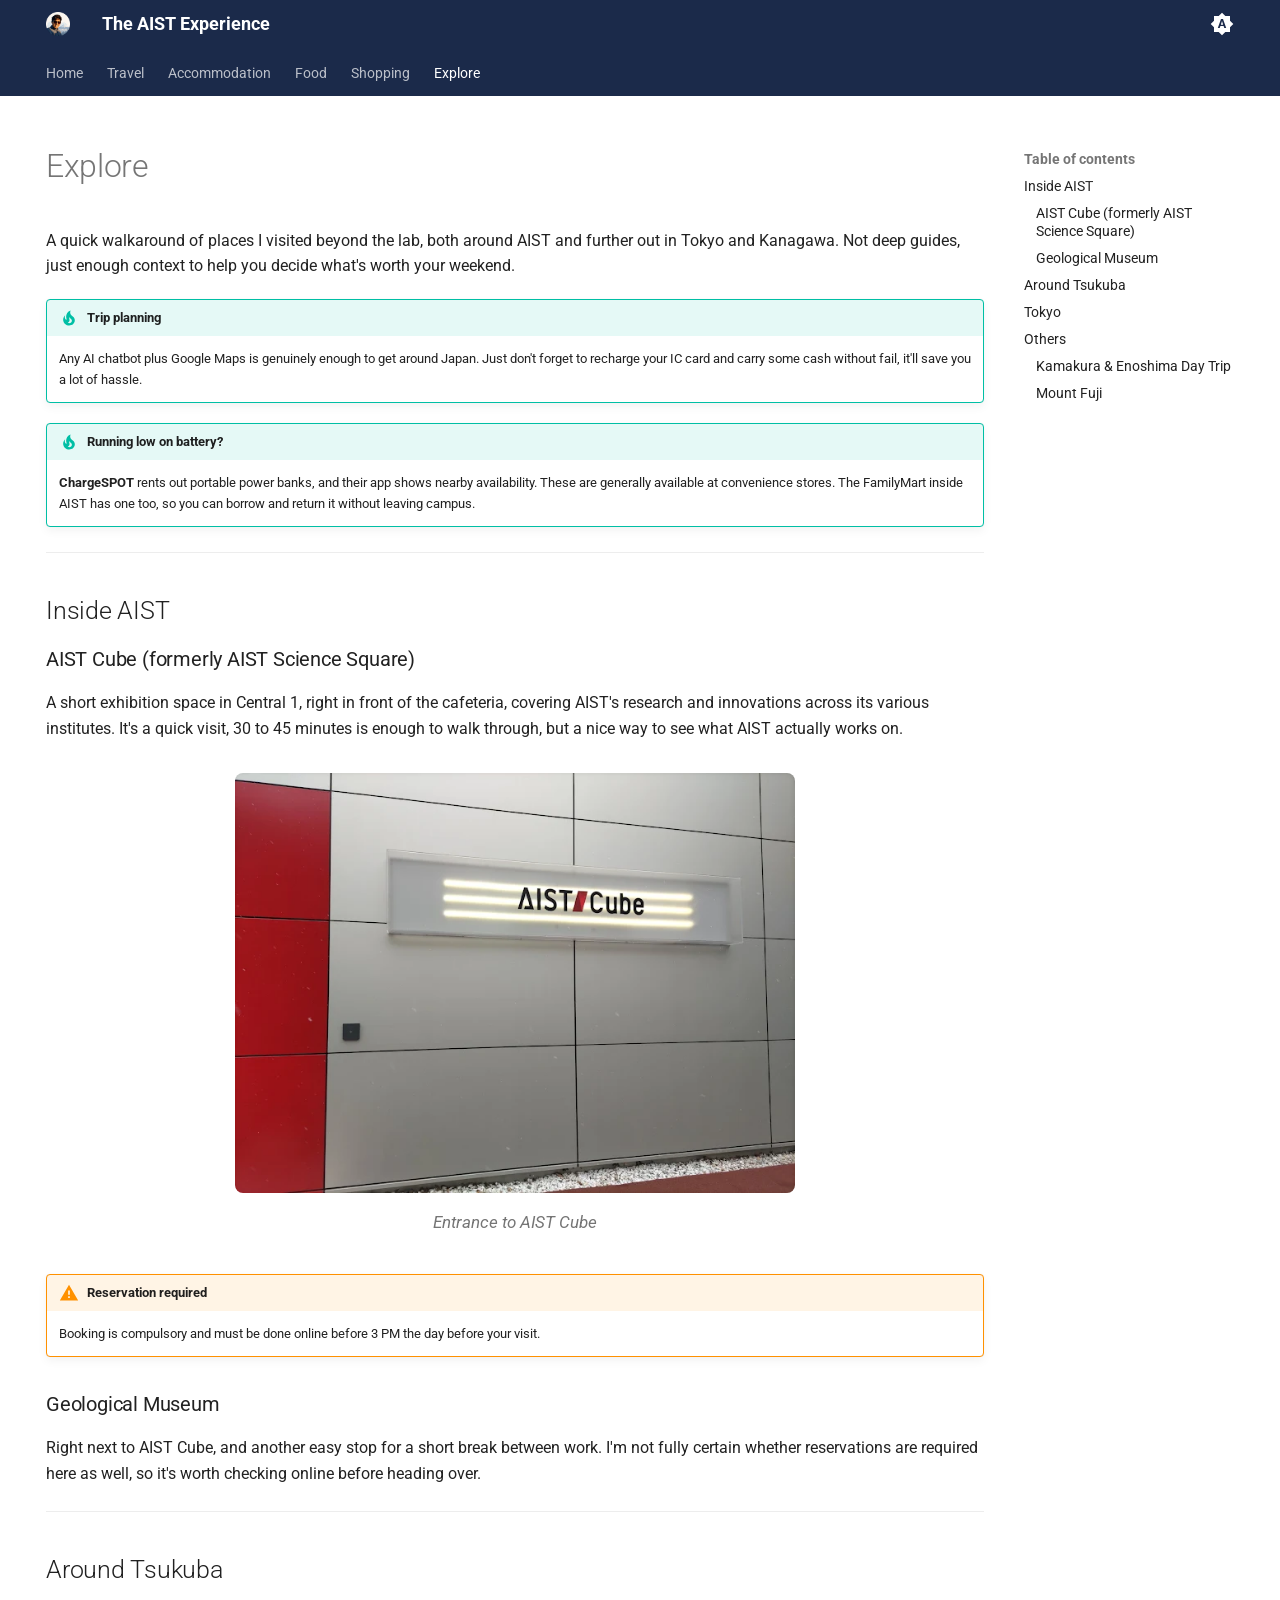
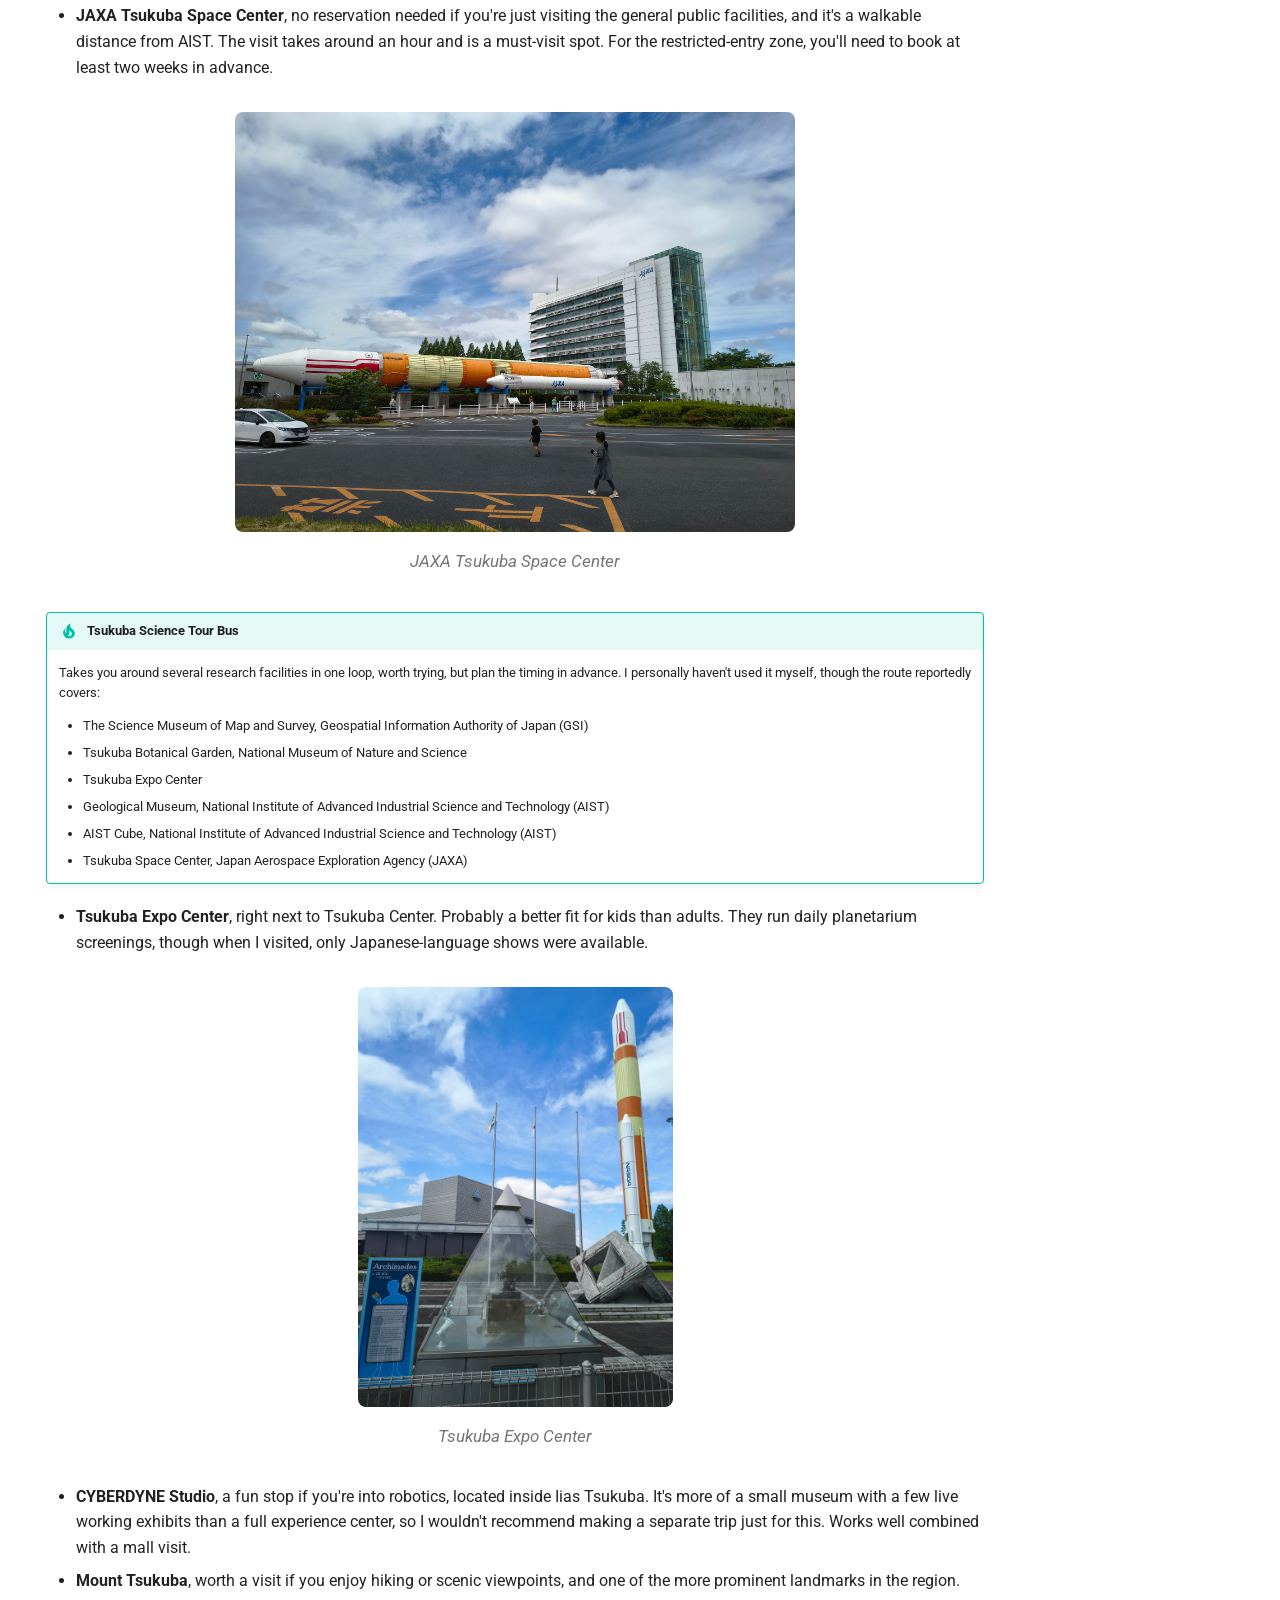
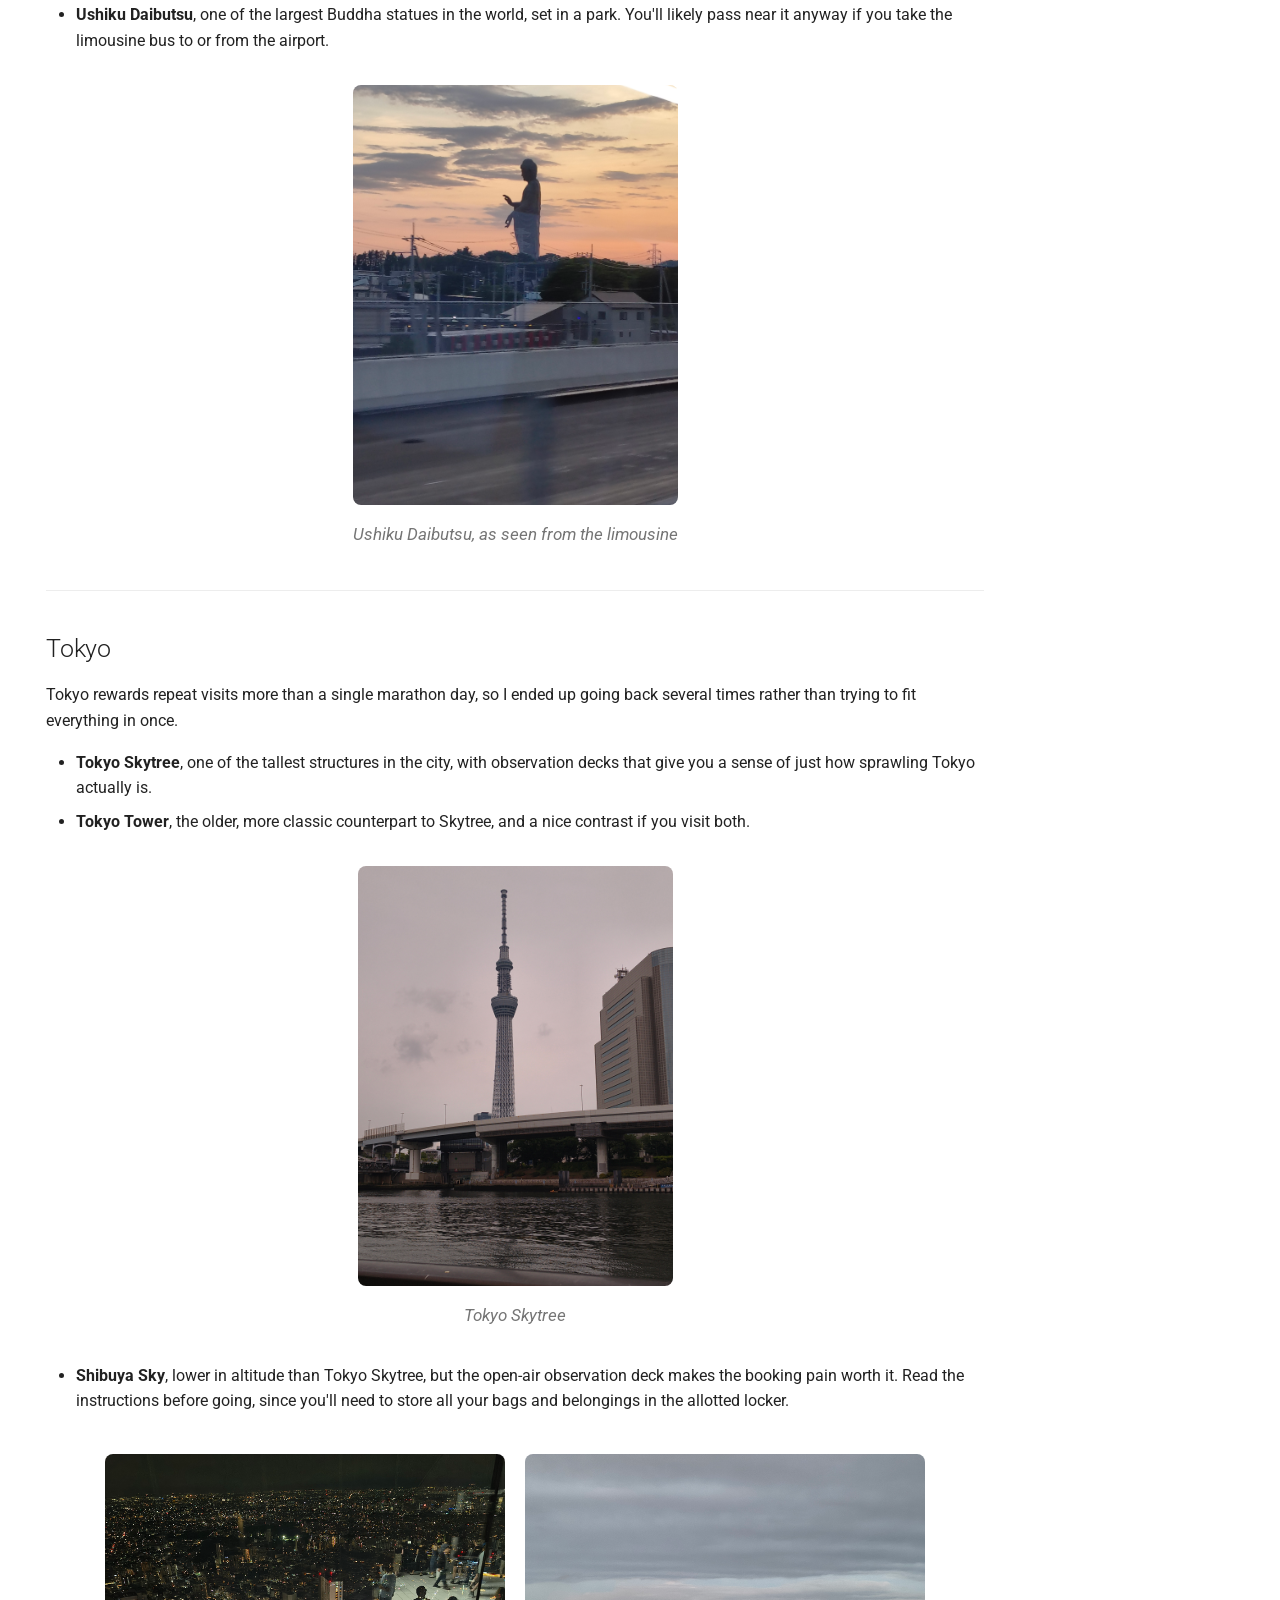
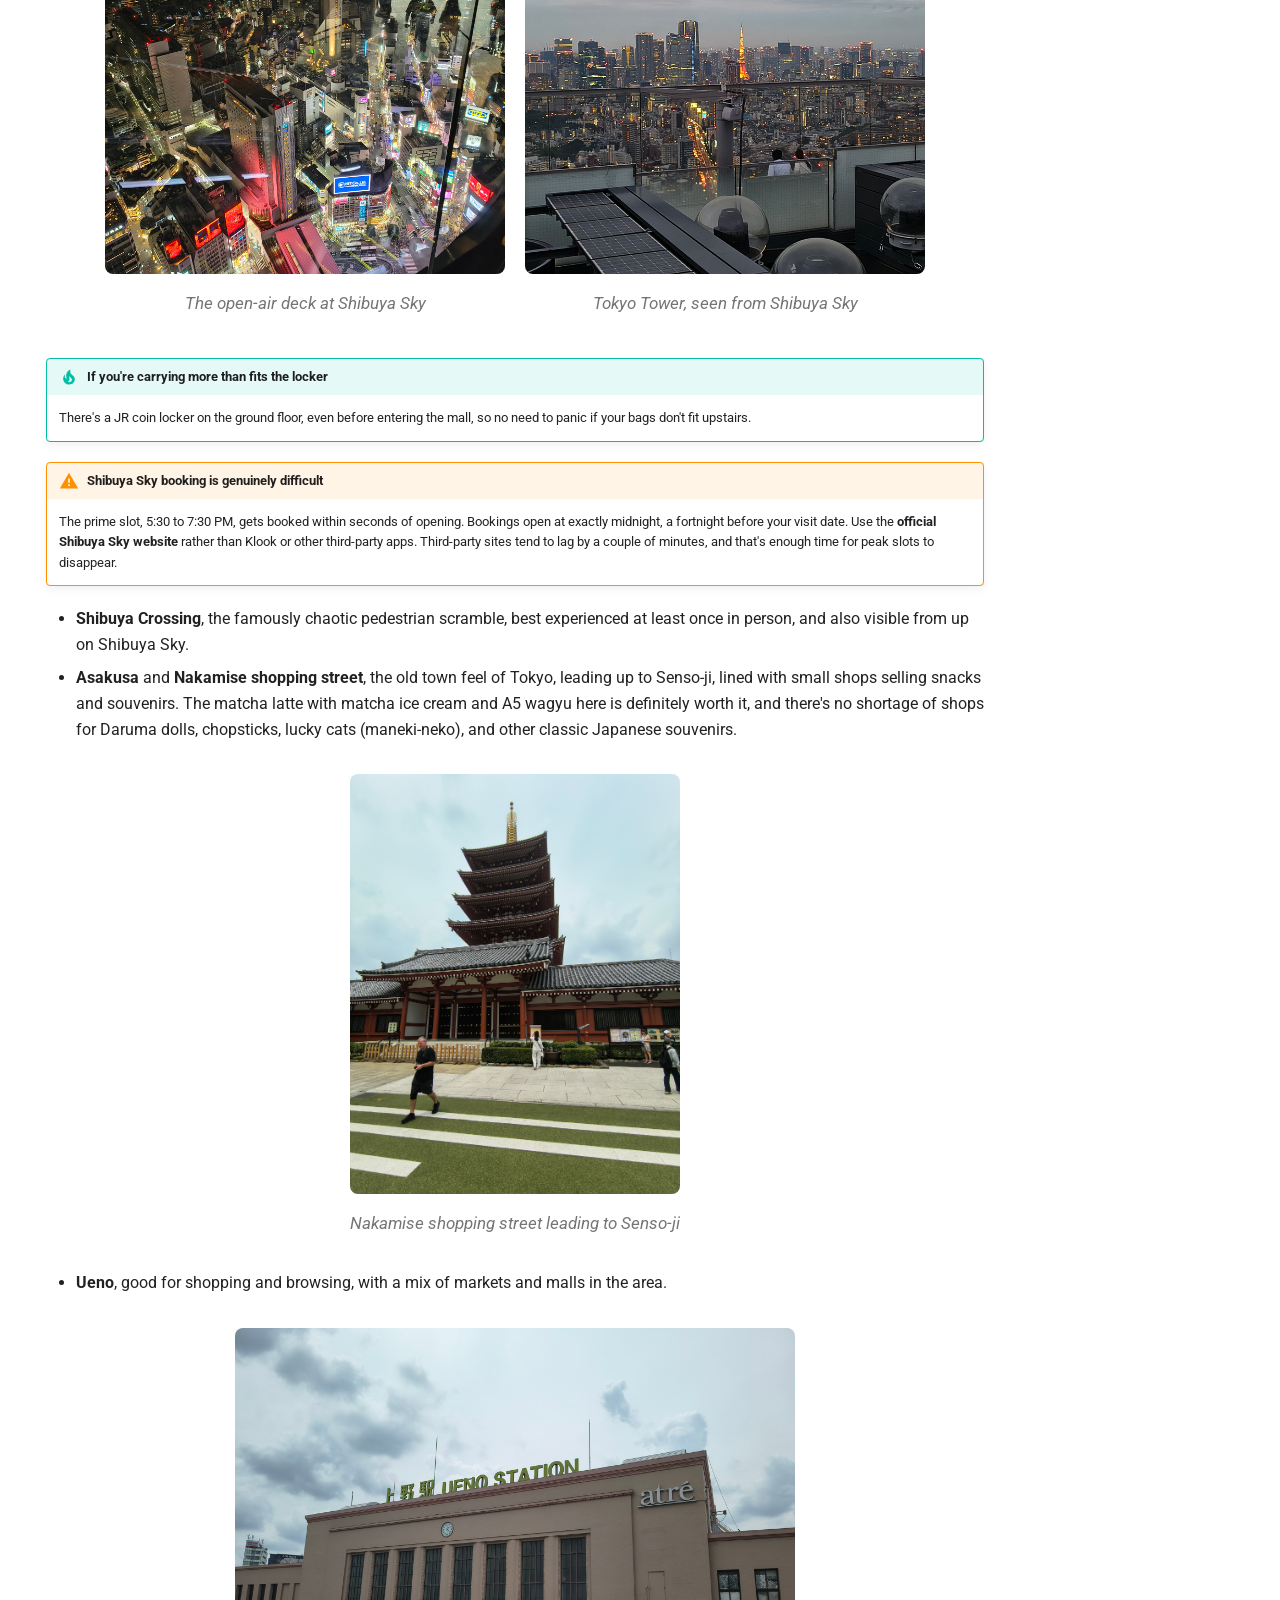
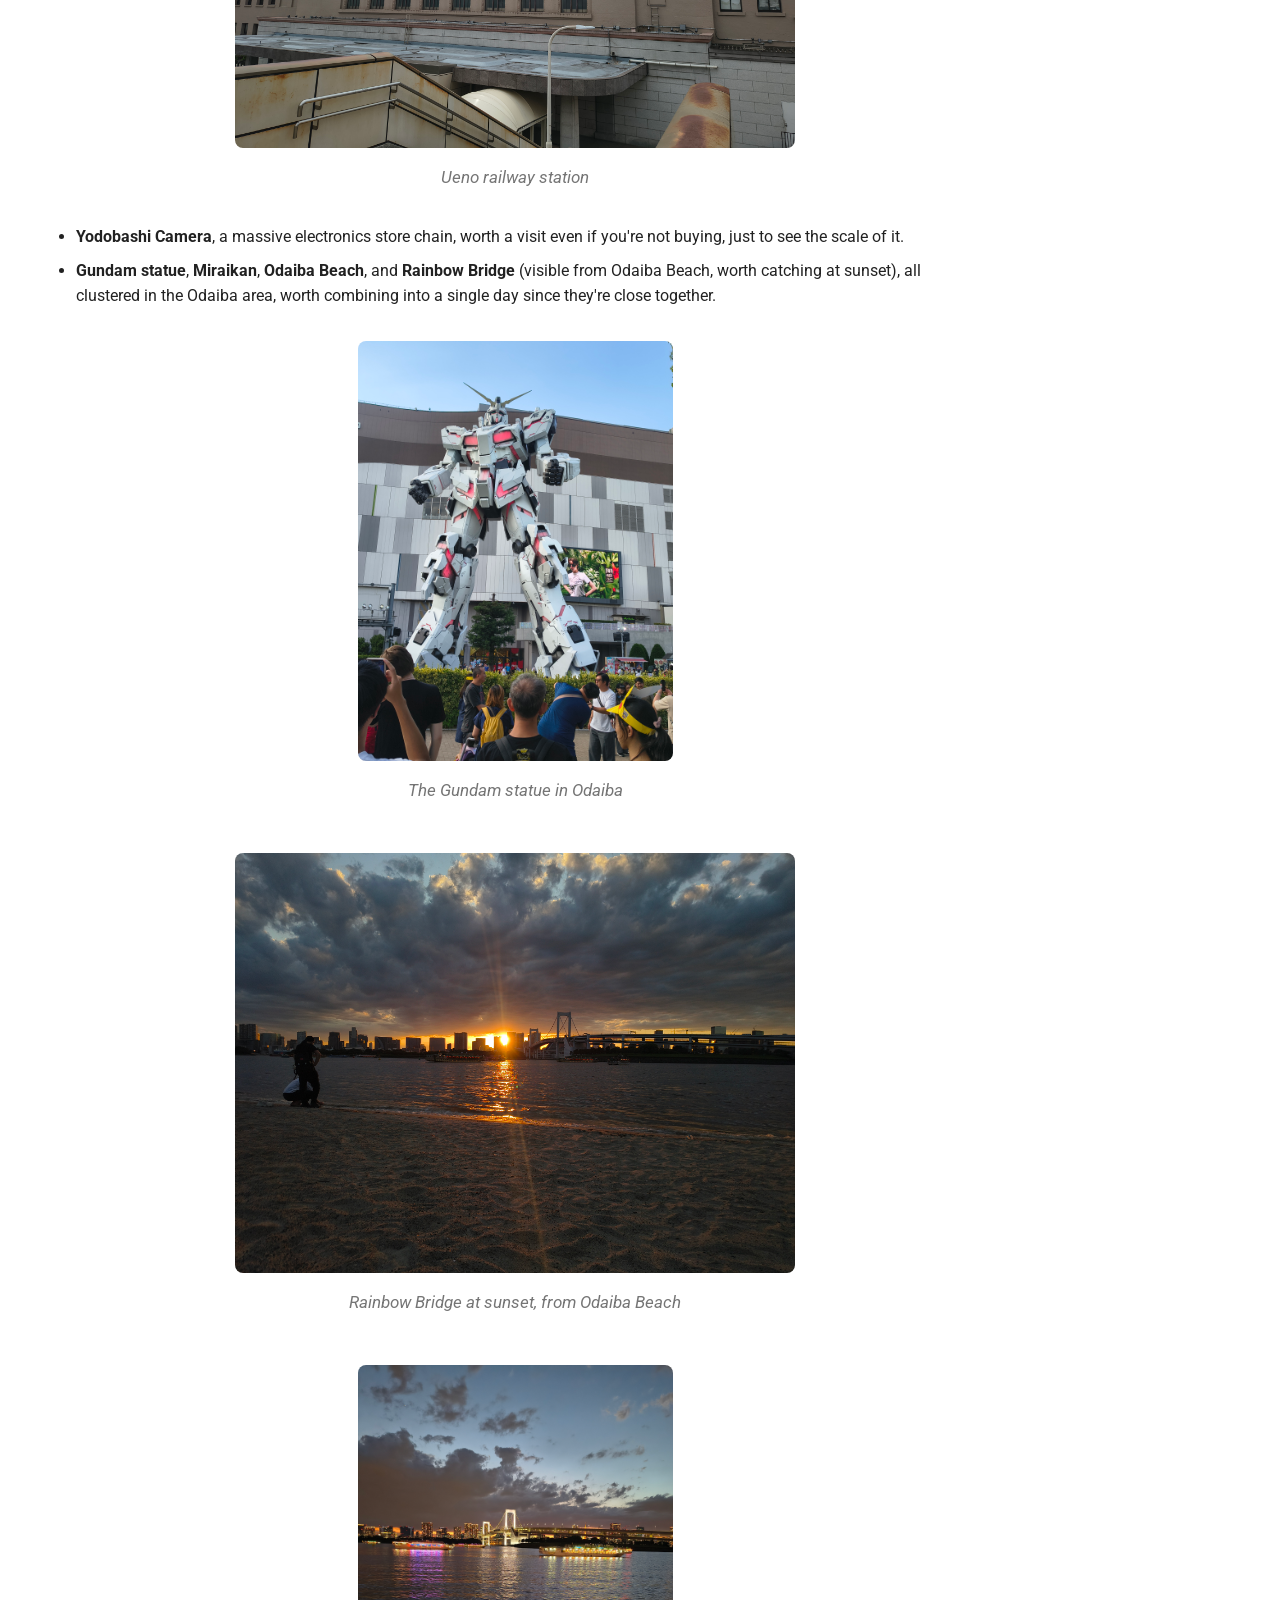
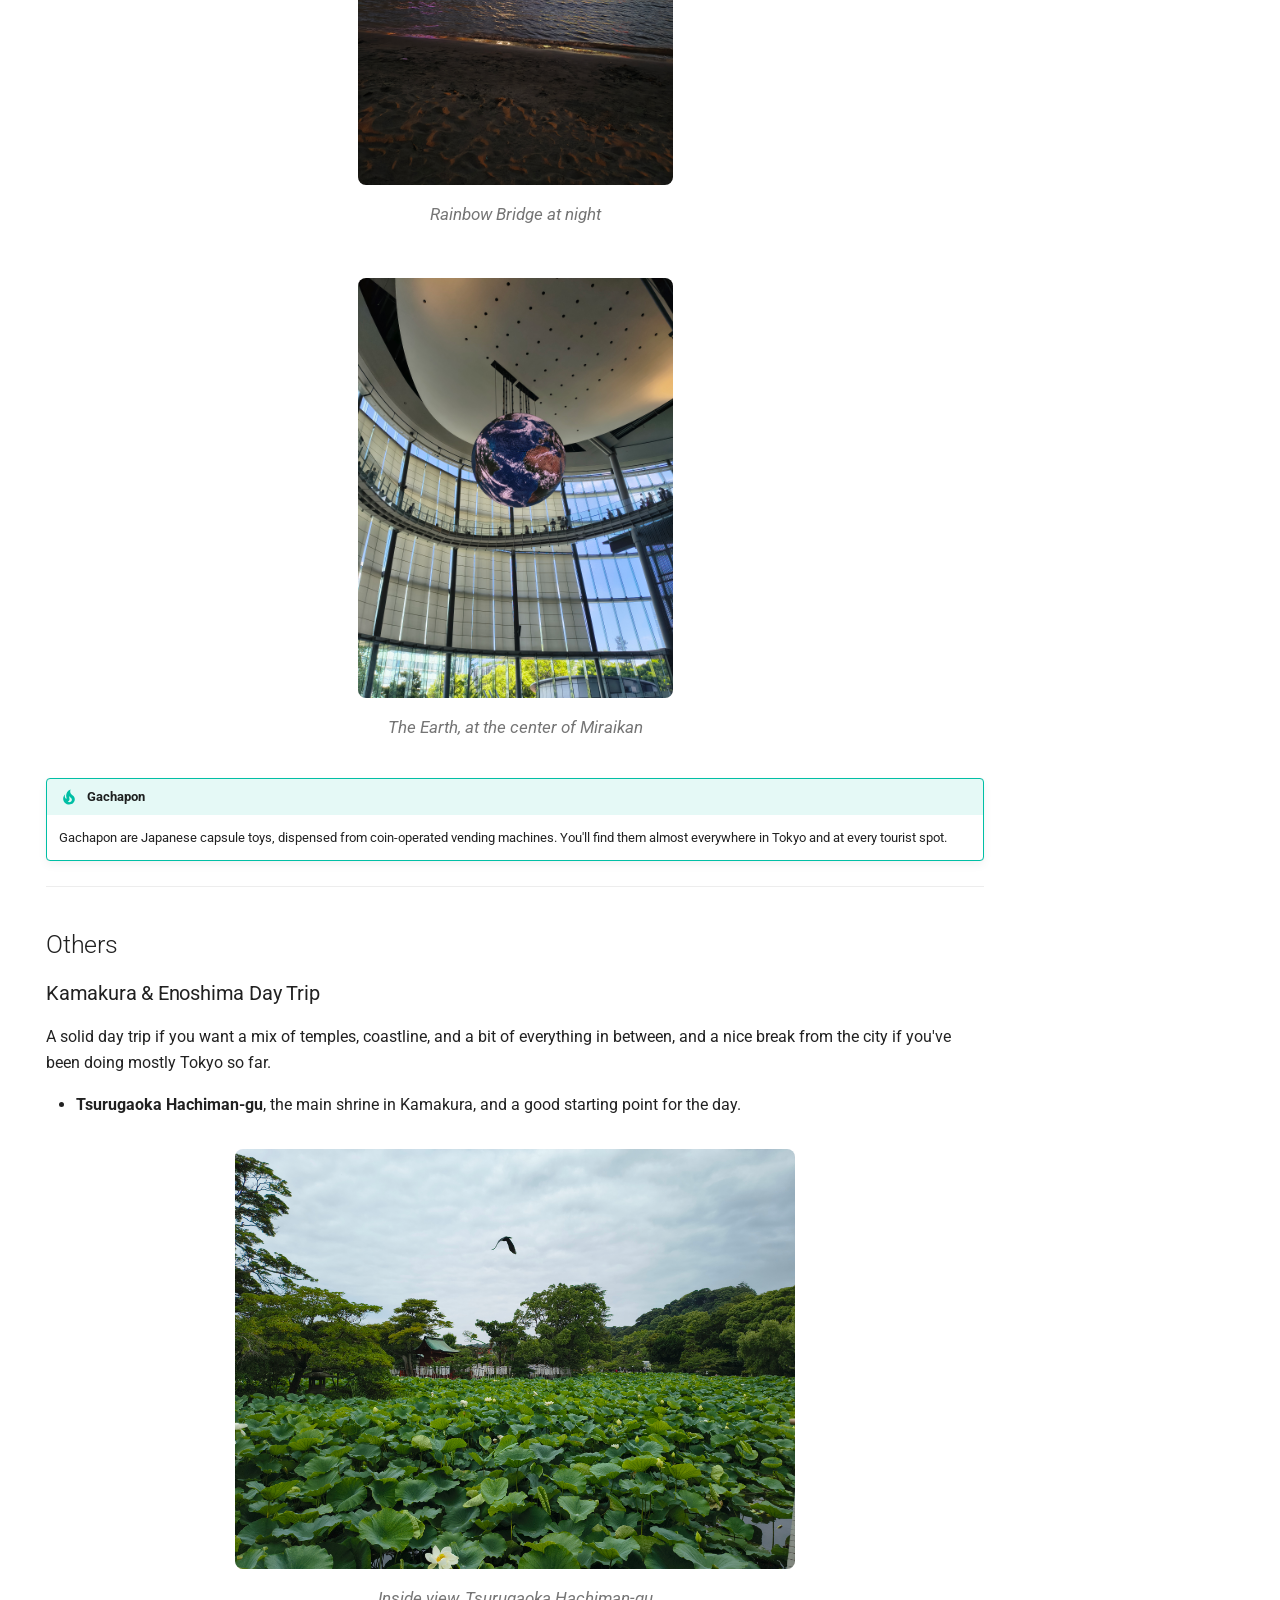
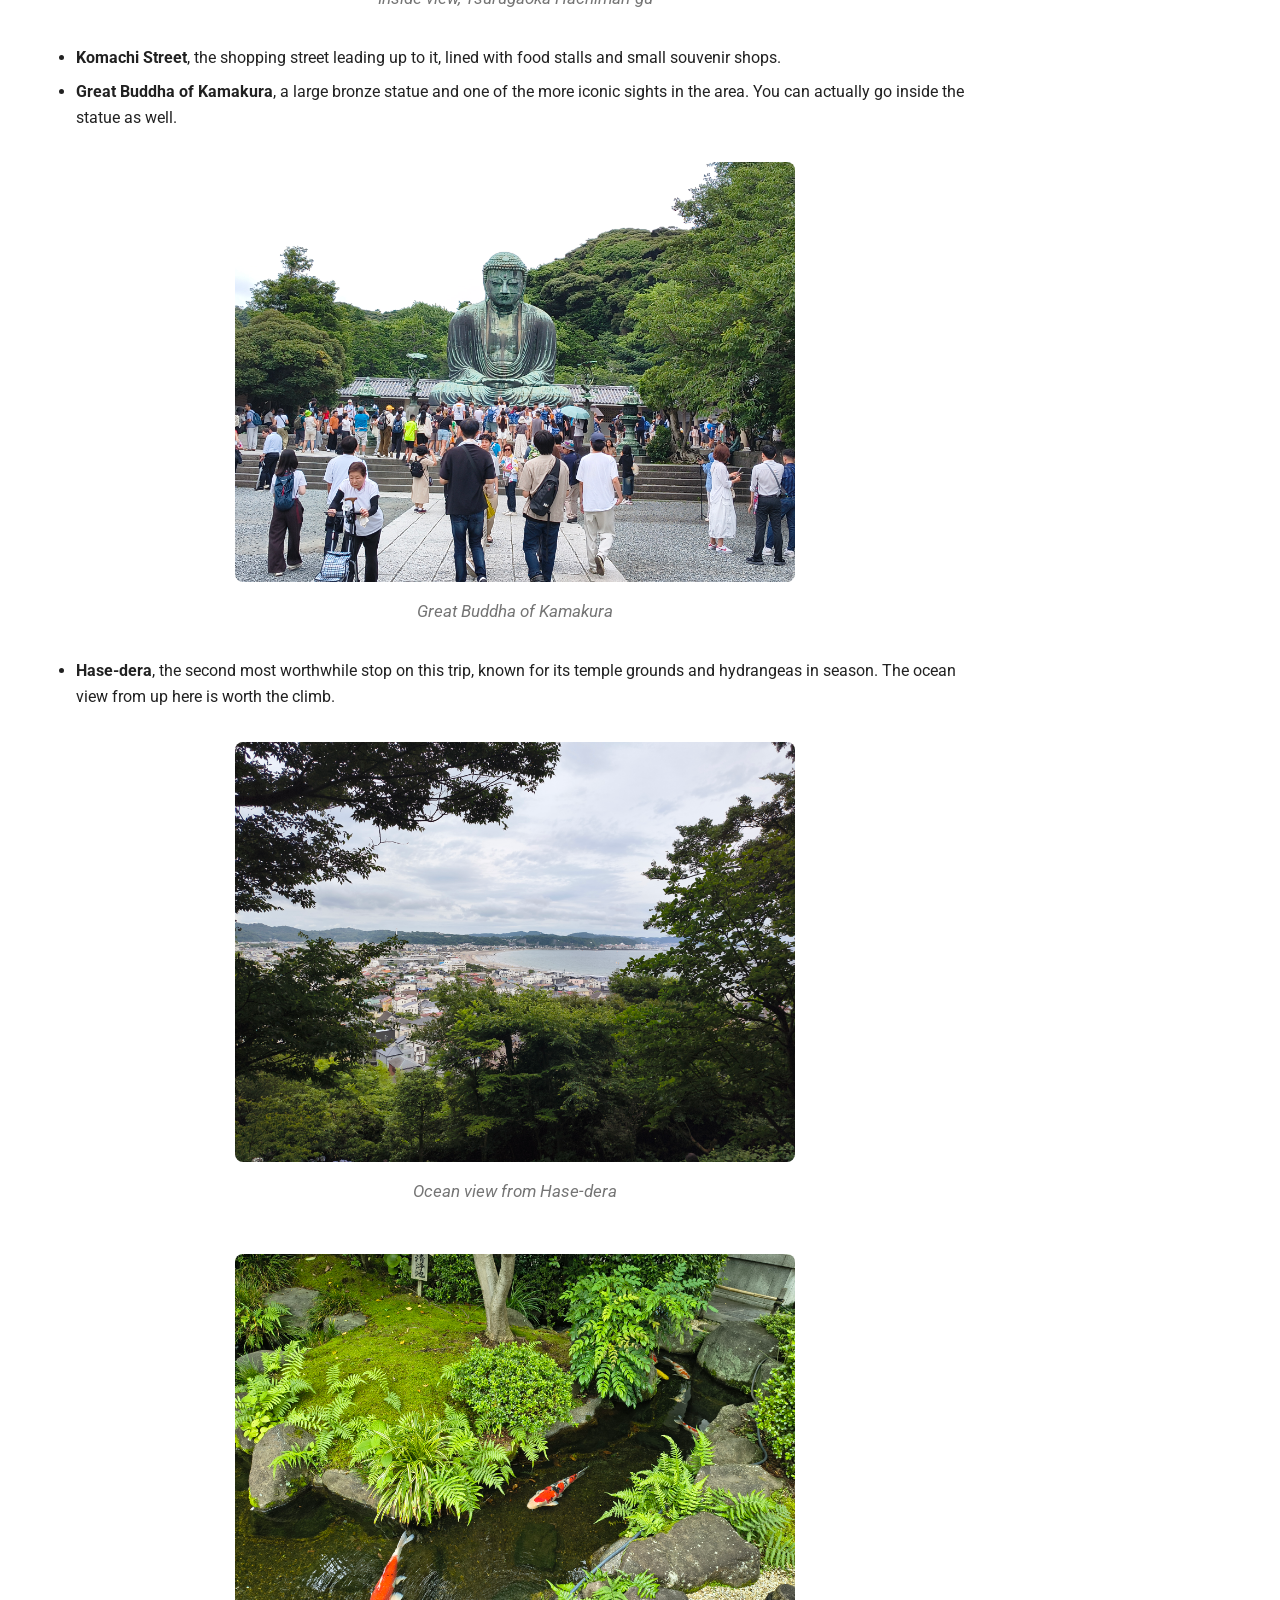
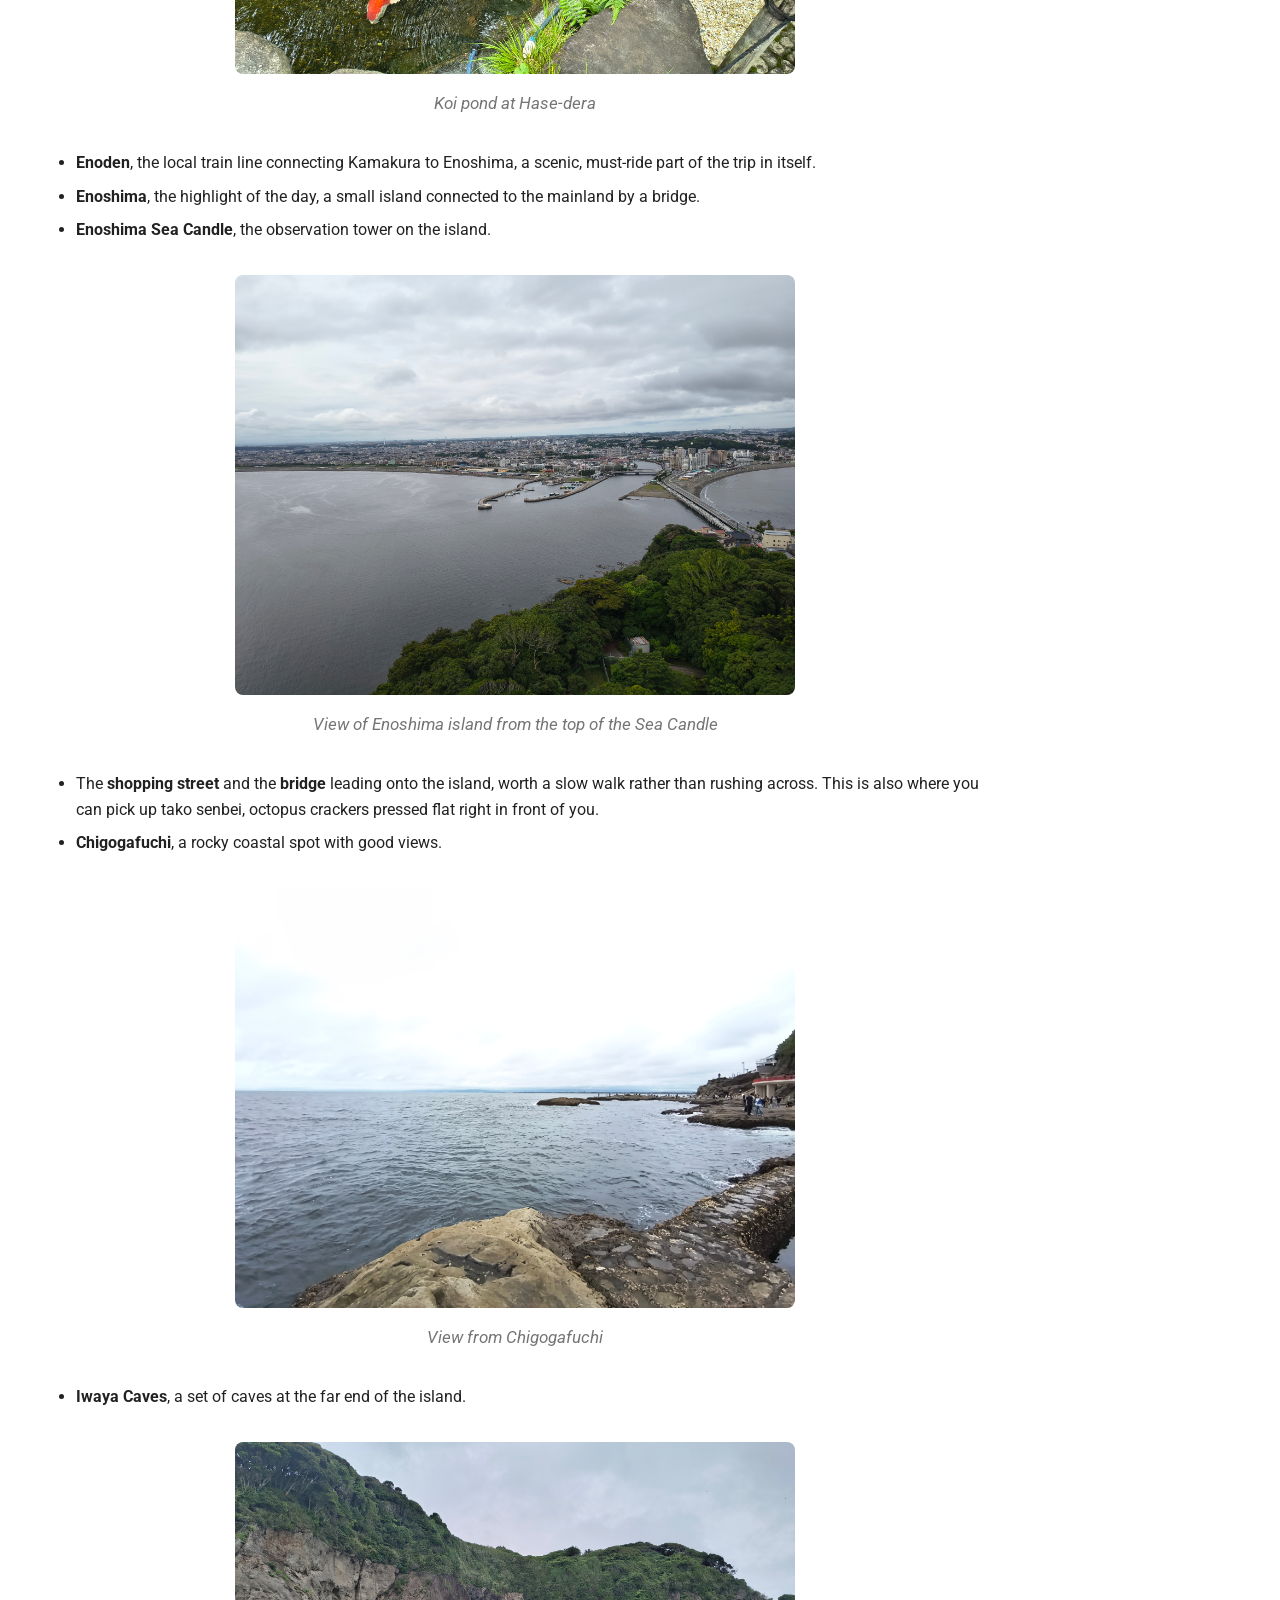
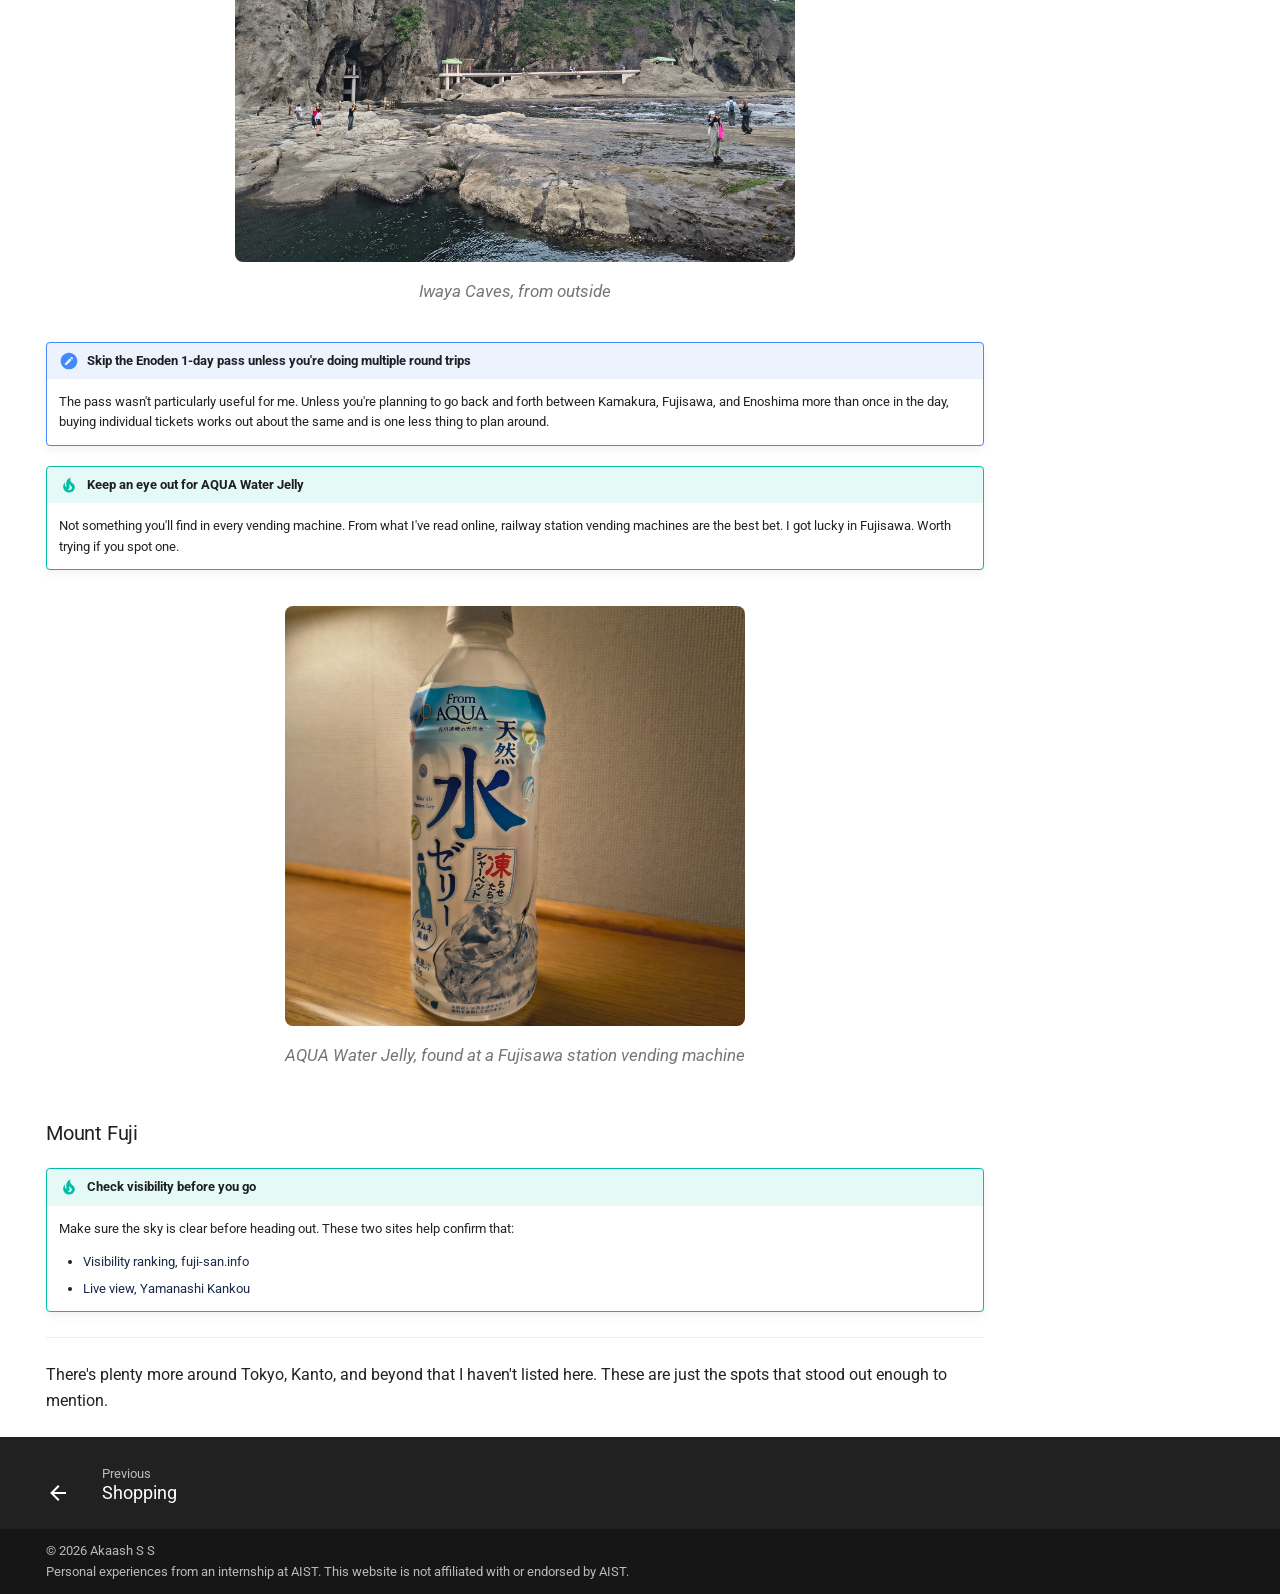
<file: explore/index.html>
<!doctype html>
<html lang="en" class="no-js">
  <head>
    
      <meta charset="utf-8">
      <meta name="viewport" content="width=device-width,initial-scale=1">
      
        <meta name="description" content="A practical guide to living and working at AIST Tsukuba, covering travel, accommodation, food, and everyday life for future interns.">
      
      
      
        <link rel="canonical" href="https://akaashss.github.io/aist-experience/explore/">
      
      
        <link rel="prev" href="../shopping/">
      
      
      
        
      
      
      <link rel="icon" href="../assets/branding/logo.png">
      <meta name="generator" content="mkdocs-1.6.1, mkdocs-material-9.7.7">
    
    
      
        <title>Explore - The AIST Experience</title>
      
    
    
      <link rel="stylesheet" href="../assets/stylesheets/main.ec1eaa64.min.css">
      
        
        <link rel="stylesheet" href="../assets/stylesheets/palette.ab4e12ef.min.css">
      
      


    
    
      
    
    
      
        
        
        <link rel="preconnect" href="https://fonts.gstatic.com" crossorigin>
        <link rel="stylesheet" href="https://fonts.googleapis.com/css?family=Roboto:300,300i,400,400i,700,700i%7CRoboto+Mono:400,400i,700,700i&display=fallback">
        <style>:root{--md-text-font:"Roboto";--md-code-font:"Roboto Mono"}</style>
      
    
    
      <link rel="stylesheet" href="../stylesheets/extra.css">
    
    <script>__md_scope=new URL("..",location),__md_hash=e=>[...e].reduce(((e,_)=>(e<<5)-e+_.charCodeAt(0)),0),__md_get=(e,_=localStorage,t=__md_scope)=>JSON.parse(_.getItem(t.pathname+"."+e)),__md_set=(e,_,t=localStorage,a=__md_scope)=>{try{t.setItem(a.pathname+"."+e,JSON.stringify(_))}catch(e){}}</script>
    
      
  


  
  

<script id="__analytics">function __md_analytics(){function e(){dataLayer.push(arguments)}window.dataLayer=window.dataLayer||[],e("js",new Date),e("config","G-PRQ18MXV45"),document.addEventListener("DOMContentLoaded",(function(){document.forms.search&&document.forms.search.query.addEventListener("blur",(function(){this.value&&e("event","search",{search_term:this.value})}));document$.subscribe((function(){var t=document.forms.feedback;if(void 0!==t)for(var a of t.querySelectorAll("[type=submit]"))a.addEventListener("click",(function(a){a.preventDefault();var n=document.location.pathname,d=this.getAttribute("data-md-value");e("event","feedback",{page:n,data:d}),t.firstElementChild.disabled=!0;var r=t.querySelector(".md-feedback__note [data-md-value='"+d+"']");r&&(r.hidden=!1)})),t.hidden=!1})),location$.subscribe((function(t){e("config","G-PRQ18MXV45",{page_path:t.pathname})}))}));var t=document.createElement("script");t.async=!0,t.src="https://www.googletagmanager.com/gtag/js?id=G-PRQ18MXV45",document.getElementById("__analytics").insertAdjacentElement("afterEnd",t)}</script>
  
    <script>"undefined"!=typeof __md_analytics&&__md_analytics()</script>
  

    
    
  </head>
  
  
    
    
      
    
    
    
    
    <body dir="ltr" data-md-color-scheme="default" data-md-color-primary="indigo" data-md-color-accent="indigo">
  
    
    <input class="md-toggle" data-md-toggle="drawer" type="checkbox" id="__drawer" autocomplete="off">
    <input class="md-toggle" data-md-toggle="search" type="checkbox" id="__search" autocomplete="off">
    <label class="md-overlay" for="__drawer"></label>
    <div data-md-component="skip">
      
        
        <a href="#explore" class="md-skip">
          Skip to content
        </a>
      
    </div>
    <div data-md-component="announce">
      
    </div>
    
    
      

<header class="md-header" data-md-component="header">
  <nav class="md-header__inner md-grid" aria-label="Header">
    <a href=".." title="The AIST Experience" class="md-header__button md-logo" aria-label="The AIST Experience" data-md-component="logo">
      
  <img src="../assets/branding/logo.png" alt="logo">

    </a>
    <label class="md-header__button md-icon" for="__drawer">
      
      <svg xmlns="http://www.w3.org/2000/svg" viewBox="0 0 24 24"><path d="M3 6h18v2H3zm0 5h18v2H3zm0 5h18v2H3z"/></svg>
    </label>
    <div class="md-header__title" data-md-component="header-title">
      <div class="md-header__ellipsis">
        <div class="md-header__topic">
          <span class="md-ellipsis">
            The AIST Experience
          </span>
        </div>
        <div class="md-header__topic" data-md-component="header-topic">
          <span class="md-ellipsis">
            
              Explore
            
          </span>
        </div>
      </div>
    </div>
    
      
        <form class="md-header__option" data-md-component="palette">
  
    
    
    
    <input class="md-option" data-md-color-media="(prefers-color-scheme)" data-md-color-scheme="default" data-md-color-primary="indigo" data-md-color-accent="indigo"  aria-label="Switch to light mode"  type="radio" name="__palette" id="__palette_0">
    
      <label class="md-header__button md-icon" title="Switch to light mode" for="__palette_1" hidden>
        <svg xmlns="http://www.w3.org/2000/svg" viewBox="0 0 24 24"><path d="m14.3 16-.7-2h-3.2l-.7 2H7.8L11 7h2l3.2 9zM20 8.69V4h-4.69L12 .69 8.69 4H4v4.69L.69 12 4 15.31V20h4.69L12 23.31 15.31 20H20v-4.69L23.31 12zm-9.15 3.96h2.3L12 9z"/></svg>
      </label>
    
  
    
    
    
    <input class="md-option" data-md-color-media="(prefers-color-scheme: light)" data-md-color-scheme="default" data-md-color-primary="custom" data-md-color-accent="custom"  aria-label="Switch to dark mode"  type="radio" name="__palette" id="__palette_1">
    
      <label class="md-header__button md-icon" title="Switch to dark mode" for="__palette_2" hidden>
        <svg xmlns="http://www.w3.org/2000/svg" viewBox="0 0 24 24"><path d="M12 8a4 4 0 0 0-4 4 4 4 0 0 0 4 4 4 4 0 0 0 4-4 4 4 0 0 0-4-4m0 10a6 6 0 0 1-6-6 6 6 0 0 1 6-6 6 6 0 0 1 6 6 6 6 0 0 1-6 6m8-9.31V4h-4.69L12 .69 8.69 4H4v4.69L.69 12 4 15.31V20h4.69L12 23.31 15.31 20H20v-4.69L23.31 12z"/></svg>
      </label>
    
  
    
    
    
    <input class="md-option" data-md-color-media="(prefers-color-scheme: dark)" data-md-color-scheme="slate" data-md-color-primary="custom" data-md-color-accent="custom"  aria-label="Switch to system preference"  type="radio" name="__palette" id="__palette_2">
    
      <label class="md-header__button md-icon" title="Switch to system preference" for="__palette_0" hidden>
        <svg xmlns="http://www.w3.org/2000/svg" viewBox="0 0 24 24"><path d="M12 18c-.89 0-1.74-.2-2.5-.55C11.56 16.5 13 14.42 13 12s-1.44-4.5-3.5-5.45C10.26 6.2 11.11 6 12 6a6 6 0 0 1 6 6 6 6 0 0 1-6 6m8-9.31V4h-4.69L12 .69 8.69 4H4v4.69L.69 12 4 15.31V20h4.69L12 23.31 15.31 20H20v-4.69L23.31 12z"/></svg>
      </label>
    
  
</form>
      
    
    
      <script>var palette=__md_get("__palette");if(palette&&palette.color){if("(prefers-color-scheme)"===palette.color.media){var media=matchMedia("(prefers-color-scheme: light)"),input=document.querySelector(media.matches?"[data-md-color-media='(prefers-color-scheme: light)']":"[data-md-color-media='(prefers-color-scheme: dark)']");palette.color.media=input.getAttribute("data-md-color-media"),palette.color.scheme=input.getAttribute("data-md-color-scheme"),palette.color.primary=input.getAttribute("data-md-color-primary"),palette.color.accent=input.getAttribute("data-md-color-accent")}for(var[key,value]of Object.entries(palette.color))document.body.setAttribute("data-md-color-"+key,value)}</script>
    
    
    
    
  </nav>
  
</header>
    
    <div class="md-container" data-md-component="container">
      
      
        
          
            
<nav class="md-tabs" aria-label="Tabs" data-md-component="tabs">
  <div class="md-grid">
    <ul class="md-tabs__list">
      
        
  
  
  
  
    <li class="md-tabs__item">
      <a href=".." class="md-tabs__link">
        
  
  
    
  
  Home

      </a>
    </li>
  

      
        
  
  
  
  
    <li class="md-tabs__item">
      <a href="../travel/" class="md-tabs__link">
        
  
  
    
  
  Travel

      </a>
    </li>
  

      
        
  
  
  
  
    <li class="md-tabs__item">
      <a href="../accommodation/" class="md-tabs__link">
        
  
  
    
  
  Accommodation

      </a>
    </li>
  

      
        
  
  
  
  
    <li class="md-tabs__item">
      <a href="../food/" class="md-tabs__link">
        
  
  
    
  
  Food

      </a>
    </li>
  

      
        
  
  
  
  
    <li class="md-tabs__item">
      <a href="../shopping/" class="md-tabs__link">
        
  
  
    
  
  Shopping

      </a>
    </li>
  

      
        
  
  
  
    
  
  
    <li class="md-tabs__item md-tabs__item--active">
      <a href="./" class="md-tabs__link">
        
  
  
    
  
  Explore

      </a>
    </li>
  

      
    </ul>
  </div>
</nav>
          
        
      
      <main class="md-main" data-md-component="main">
        <div class="md-main__inner md-grid">
          
            
              
                
              
              <div class="md-sidebar md-sidebar--primary" data-md-component="sidebar" data-md-type="navigation" hidden>
                <div class="md-sidebar__scrollwrap">
                  <div class="md-sidebar__inner">
                    


  


<nav class="md-nav md-nav--primary md-nav--lifted" aria-label="Navigation" data-md-level="0">
  <label class="md-nav__title" for="__drawer">
    <a href=".." title="The AIST Experience" class="md-nav__button md-logo" aria-label="The AIST Experience" data-md-component="logo">
      
  <img src="../assets/branding/logo.png" alt="logo">

    </a>
    The AIST Experience
  </label>
  
  <ul class="md-nav__list" data-md-scrollfix>
    
      
      
  
  
  
  
    <li class="md-nav__item">
      <a href=".." class="md-nav__link">
        
  
  
  <span class="md-ellipsis">
    
  
    Home
  

    
  </span>
  
  

      </a>
    </li>
  

    
      
      
  
  
  
  
    <li class="md-nav__item">
      <a href="../travel/" class="md-nav__link">
        
  
  
  <span class="md-ellipsis">
    
  
    Travel
  

    
  </span>
  
  

      </a>
    </li>
  

    
      
      
  
  
  
  
    <li class="md-nav__item">
      <a href="../accommodation/" class="md-nav__link">
        
  
  
  <span class="md-ellipsis">
    
  
    Accommodation
  

    
  </span>
  
  

      </a>
    </li>
  

    
      
      
  
  
  
  
    <li class="md-nav__item">
      <a href="../food/" class="md-nav__link">
        
  
  
  <span class="md-ellipsis">
    
  
    Food
  

    
  </span>
  
  

      </a>
    </li>
  

    
      
      
  
  
  
  
    <li class="md-nav__item">
      <a href="../shopping/" class="md-nav__link">
        
  
  
  <span class="md-ellipsis">
    
  
    Shopping
  

    
  </span>
  
  

      </a>
    </li>
  

    
      
      
  
  
    
  
  
  
    <li class="md-nav__item md-nav__item--active">
      
      <input class="md-nav__toggle md-toggle" type="checkbox" id="__toc">
      
      
        
      
      
        <label class="md-nav__link md-nav__link--active" for="__toc">
          
  
  
  <span class="md-ellipsis">
    
  
    Explore
  

    
  </span>
  
  

          <span class="md-nav__icon md-icon"></span>
        </label>
      
      <a href="./" class="md-nav__link md-nav__link--active">
        
  
  
  <span class="md-ellipsis">
    
  
    Explore
  

    
  </span>
  
  

      </a>
      
        

<nav class="md-nav md-nav--secondary" aria-label="Table of contents">
  
  
  
    
  
  
    <label class="md-nav__title" for="__toc">
      <span class="md-nav__icon md-icon"></span>
      Table of contents
    </label>
    <ul class="md-nav__list" data-md-component="toc" data-md-scrollfix>
      
        <li class="md-nav__item">
  <a href="#inside-aist" class="md-nav__link">
    <span class="md-ellipsis">
      
        Inside AIST
      
    </span>
  </a>
  
    <nav class="md-nav" aria-label="Inside AIST">
      <ul class="md-nav__list">
        
          <li class="md-nav__item">
  <a href="#aist-cube-formerly-aist-science-square" class="md-nav__link">
    <span class="md-ellipsis">
      
        AIST Cube (formerly AIST Science Square)
      
    </span>
  </a>
  
</li>
        
          <li class="md-nav__item">
  <a href="#geological-museum" class="md-nav__link">
    <span class="md-ellipsis">
      
        Geological Museum
      
    </span>
  </a>
  
</li>
        
      </ul>
    </nav>
  
</li>
      
        <li class="md-nav__item">
  <a href="#around-tsukuba" class="md-nav__link">
    <span class="md-ellipsis">
      
        Around Tsukuba
      
    </span>
  </a>
  
</li>
      
        <li class="md-nav__item">
  <a href="#tokyo" class="md-nav__link">
    <span class="md-ellipsis">
      
        Tokyo
      
    </span>
  </a>
  
</li>
      
        <li class="md-nav__item">
  <a href="#others" class="md-nav__link">
    <span class="md-ellipsis">
      
        Others
      
    </span>
  </a>
  
    <nav class="md-nav" aria-label="Others">
      <ul class="md-nav__list">
        
          <li class="md-nav__item">
  <a href="#kamakura-enoshima-day-trip" class="md-nav__link">
    <span class="md-ellipsis">
      
        Kamakura &amp; Enoshima Day Trip
      
    </span>
  </a>
  
</li>
        
          <li class="md-nav__item">
  <a href="#mount-fuji" class="md-nav__link">
    <span class="md-ellipsis">
      
        Mount Fuji
      
    </span>
  </a>
  
</li>
        
      </ul>
    </nav>
  
</li>
      
    </ul>
  
</nav>
      
    </li>
  

    
  </ul>
</nav>
                  </div>
                </div>
              </div>
            
            
              
                
              
              <div class="md-sidebar md-sidebar--secondary" data-md-component="sidebar" data-md-type="toc" >
                <div class="md-sidebar__scrollwrap">
                  <div class="md-sidebar__inner">
                    

<nav class="md-nav md-nav--secondary" aria-label="Table of contents">
  
  
  
    
  
  
    <label class="md-nav__title" for="__toc">
      <span class="md-nav__icon md-icon"></span>
      Table of contents
    </label>
    <ul class="md-nav__list" data-md-component="toc" data-md-scrollfix>
      
        <li class="md-nav__item">
  <a href="#inside-aist" class="md-nav__link">
    <span class="md-ellipsis">
      
        Inside AIST
      
    </span>
  </a>
  
    <nav class="md-nav" aria-label="Inside AIST">
      <ul class="md-nav__list">
        
          <li class="md-nav__item">
  <a href="#aist-cube-formerly-aist-science-square" class="md-nav__link">
    <span class="md-ellipsis">
      
        AIST Cube (formerly AIST Science Square)
      
    </span>
  </a>
  
</li>
        
          <li class="md-nav__item">
  <a href="#geological-museum" class="md-nav__link">
    <span class="md-ellipsis">
      
        Geological Museum
      
    </span>
  </a>
  
</li>
        
      </ul>
    </nav>
  
</li>
      
        <li class="md-nav__item">
  <a href="#around-tsukuba" class="md-nav__link">
    <span class="md-ellipsis">
      
        Around Tsukuba
      
    </span>
  </a>
  
</li>
      
        <li class="md-nav__item">
  <a href="#tokyo" class="md-nav__link">
    <span class="md-ellipsis">
      
        Tokyo
      
    </span>
  </a>
  
</li>
      
        <li class="md-nav__item">
  <a href="#others" class="md-nav__link">
    <span class="md-ellipsis">
      
        Others
      
    </span>
  </a>
  
    <nav class="md-nav" aria-label="Others">
      <ul class="md-nav__list">
        
          <li class="md-nav__item">
  <a href="#kamakura-enoshima-day-trip" class="md-nav__link">
    <span class="md-ellipsis">
      
        Kamakura &amp; Enoshima Day Trip
      
    </span>
  </a>
  
</li>
        
          <li class="md-nav__item">
  <a href="#mount-fuji" class="md-nav__link">
    <span class="md-ellipsis">
      
        Mount Fuji
      
    </span>
  </a>
  
</li>
        
      </ul>
    </nav>
  
</li>
      
    </ul>
  
</nav>
                  </div>
                </div>
              </div>
            
          
          
            <div class="md-content" data-md-component="content">
              
              <article class="md-content__inner md-typeset">
                
                  
  




<h1 id="explore">Explore</h1>
<p>A quick walkaround of places I visited beyond the lab, both around AIST and further out in Tokyo and Kanagawa. Not deep guides, just enough context to help you decide what's worth your weekend.</p>
<div class="admonition tip">
<p class="admonition-title">Trip planning</p>
<p>Any AI chatbot plus Google Maps is genuinely enough to get around Japan. Just don't forget to recharge your IC card and carry some cash without fail, it'll save you a lot of hassle.</p>
</div>
<div class="admonition tip">
<p class="admonition-title">Running low on battery?</p>
<p><strong>ChargeSPOT</strong> rents out portable power banks, and their app shows nearby availability. These are generally available at convenience stores. The FamilyMart inside AIST has one too, so you can borrow and return it without leaving campus.</p>
</div>
<hr />
<h2 id="inside-aist">Inside AIST</h2>
<h3 id="aist-cube-formerly-aist-science-square">AIST Cube (formerly AIST Science Square)</h3>
<p>A short exhibition space in Central 1, right in front of the cafeteria, covering AIST's research and innovations across its various institutes. It's a quick visit, 30 to 45 minutes is enough to walk through, but a nice way to see what AIST actually works on.</p>
<figure class="img-figure">
<p><img alt="AIST Cube entrance" loading="lazy" src="../assets/explore/aist-cube.jpg" /></p>
<figcaption>Entrance to AIST Cube</figcaption>
</figure>
<div class="admonition warning">
<p class="admonition-title">Reservation required</p>
<p>Booking is compulsory and must be done online before 3 PM the day before your visit.</p>
</div>
<h3 id="geological-museum">Geological Museum</h3>
<p>Right next to AIST Cube, and another easy stop for a short break between work. I'm not fully certain whether reservations are required here as well, so it's worth checking online before heading over.</p>
<hr />
<h2 id="around-tsukuba">Around Tsukuba</h2>
<ul>
<li><strong>JAXA Tsukuba Space Center</strong>, no reservation needed if you're just visiting the general public facilities, and it's a walkable distance from AIST. The visit takes around an hour and is a must-visit spot. For the restricted-entry zone, you'll need to book at least two weeks in advance.</li>
</ul>
<figure class="img-figure">
<p><img alt="JAXA Tsukuba Space Center" loading="lazy" src="../assets/explore/jaxa.jpg" /></p>
<figcaption>JAXA Tsukuba Space Center</figcaption>
</figure>
<div class="admonition tip">
<p class="admonition-title">Tsukuba Science Tour Bus</p>
<p>Takes you around several research facilities in one loop, worth trying, but plan the timing in advance. I personally haven't used it myself, though the route reportedly covers:</p>
<ul>
<li>The Science Museum of Map and Survey, Geospatial Information Authority of Japan (GSI)</li>
<li>Tsukuba Botanical Garden, National Museum of Nature and Science</li>
<li>Tsukuba Expo Center</li>
<li>Geological Museum, National Institute of Advanced Industrial Science and Technology (AIST)</li>
<li>AIST Cube, National Institute of Advanced Industrial Science and Technology (AIST)</li>
<li>Tsukuba Space Center, Japan Aerospace Exploration Agency (JAXA)</li>
</ul>
</div>
<ul>
<li><strong>Tsukuba Expo Center</strong>, right next to Tsukuba Center. Probably a better fit for kids than adults. They run daily planetarium screenings, though when I visited, only Japanese-language shows were available.</li>
</ul>
<figure class="img-figure">
<p><img alt="Tsukuba Expo Center" loading="lazy" src="../assets/explore/tsukuba-science-expo.jpg" /></p>
<figcaption>Tsukuba Expo Center</figcaption>
</figure>
<ul>
<li><strong>CYBERDYNE Studio</strong>, a fun stop if you're into robotics, located inside Iias Tsukuba. It's more of a small museum with a few live working exhibits than a full experience center, so I wouldn't recommend making a separate trip just for this. Works well combined with a mall visit.</li>
<li><strong>Mount Tsukuba</strong>, worth a visit if you enjoy hiking or scenic viewpoints, and one of the more prominent landmarks in the region.</li>
<li><strong>Ushiku Daibutsu</strong>, one of the largest Buddha statues in the world, set in a park. You'll likely pass near it anyway if you take the limousine bus to or from the airport.</li>
</ul>
<figure class="img-figure">
<p><img alt="Ushiku Daibutsu" loading="lazy" src="../assets/explore/ushiku-daibutsu.jpg" /></p>
<figcaption>Ushiku Daibutsu, as seen from the limousine</figcaption>
</figure>
<hr />
<h2 id="tokyo">Tokyo</h2>
<p>Tokyo rewards repeat visits more than a single marathon day, so I ended up going back several times rather than trying to fit everything in once.</p>
<ul>
<li><strong>Tokyo Skytree</strong>, one of the tallest structures in the city, with observation decks that give you a sense of just how sprawling Tokyo actually is.</li>
<li><strong>Tokyo Tower</strong>, the older, more classic counterpart to Skytree, and a nice contrast if you visit both.</li>
</ul>
<figure class="img-figure">
<p><img alt="Tokyo Skytree" loading="lazy" src="../assets/explore/skytree.jpg" /></p>
<figcaption>Tokyo Skytree</figcaption>
</figure>
<ul>
<li><strong>Shibuya Sky</strong>, lower in altitude than Tokyo Skytree, but the open-air observation deck makes the booking pain worth it. Read the instructions before going, since you'll need to store all your bags and belongings in the allotted locker.</li>
</ul>
<div class="img-grid">
<figure>
<p><img alt="View from the open-air deck at Shibuya Sky" loading="lazy" src="../assets/explore/shibuya-sky-1.jpg" /></p>
<figcaption>The open-air deck at Shibuya Sky</figcaption>
</figure>
<figure>
<p><img alt="Tokyo Tower, seen from Shibuya Sky" loading="lazy" src="../assets/explore/shibuya-sky-2.jpg" /></p>
<figcaption>Tokyo Tower, seen from Shibuya Sky</figcaption>
</figure>
</div>
<div class="admonition tip">
<p class="admonition-title">If you're carrying more than fits the locker</p>
<p>There's a JR coin locker on the ground floor, even before entering the mall, so no need to panic if your bags don't fit upstairs.</p>
</div>
<div class="admonition warning">
<p class="admonition-title">Shibuya Sky booking is genuinely difficult</p>
<p>The prime slot, 5:30 to 7:30 PM, gets booked within seconds of opening. Bookings open at exactly midnight, a fortnight before your visit date. Use the <strong>official Shibuya Sky website</strong> rather than Klook or other third-party apps. Third-party sites tend to lag by a couple of minutes, and that's enough time for peak slots to disappear.</p>
</div>
<ul>
<li><strong>Shibuya Crossing</strong>, the famously chaotic pedestrian scramble, best experienced at least once in person, and also visible from up on Shibuya Sky.</li>
<li><strong>Asakusa</strong> and <strong>Nakamise shopping street</strong>, the old town feel of Tokyo, leading up to Senso-ji, lined with small shops selling snacks and souvenirs. The matcha latte with matcha ice cream and A5 wagyu here is definitely worth it, and there's no shortage of shops for Daruma dolls, chopsticks, lucky cats (maneki-neko), and other classic Japanese souvenirs.</li>
</ul>
<figure class="img-figure">
<p><img alt="Senso-ji" loading="lazy" src="../assets/explore/asakusa.jpg" /></p>
<figcaption>Nakamise shopping street leading to Senso-ji</figcaption>
</figure>
<ul>
<li><strong>Ueno</strong>, good for shopping and browsing, with a mix of markets and malls in the area.</li>
</ul>
<figure class="img-figure">
<p><img alt="Ueno railway station" loading="lazy" src="../assets/explore/ueno.jpg" /></p>
<figcaption>Ueno railway station</figcaption>
</figure>
<ul>
<li><strong>Yodobashi Camera</strong>, a massive electronics store chain, worth a visit even if you're not buying, just to see the scale of it.</li>
<li><strong>Gundam statue</strong>, <strong>Miraikan</strong>, <strong>Odaiba Beach</strong>, and <strong>Rainbow Bridge</strong> (visible from Odaiba Beach, worth catching at sunset), all clustered in the Odaiba area, worth combining into a single day since they're close together.</li>
</ul>
<figure class="img-figure">
<p><img alt="Gundam statue in Odaiba" loading="lazy" src="../assets/explore/gundam.jpg" /></p>
<figcaption>The Gundam statue in Odaiba</figcaption>
</figure>
<figure class="img-figure">
<p><img alt="Rainbow Bridge at sunset" loading="lazy" src="../assets/explore/odaiba-sunset.jpg" /></p>
<figcaption>Rainbow Bridge at sunset, from Odaiba Beach</figcaption>
</figure>
<figure class="img-figure">
<p><img alt="Rainbow Bridge at night" loading="lazy" src="../assets/explore/rainbow-bridge.jpg" /></p>
<figcaption>Rainbow Bridge at night</figcaption>
</figure>
<figure class="img-figure">
<p><img alt="Miraikan Earth exhibit" loading="lazy" src="../assets/explore/miraikan.jpg" /></p>
<figcaption>The Earth, at the center of Miraikan</figcaption>
</figure>
<div class="admonition tip">
<p class="admonition-title">Gachapon</p>
<p>Gachapon are Japanese capsule toys, dispensed from coin-operated vending machines. You'll find them almost everywhere in Tokyo and at every tourist spot.</p>
</div>
<hr />
<h2 id="others">Others</h2>
<h3 id="kamakura-enoshima-day-trip">Kamakura &amp; Enoshima Day Trip</h3>
<p>A solid day trip if you want a mix of temples, coastline, and a bit of everything in between, and a nice break from the city if you've been doing mostly Tokyo so far.</p>
<ul>
<li><strong>Tsurugaoka Hachiman-gu</strong>, the main shrine in Kamakura, and a good starting point for the day.</li>
</ul>
<figure class="img-figure">
<p><img alt="Inside view, Tsurugaoka Hachiman-gu" loading="lazy" src="../assets/explore/tsurugaoka-achiman.jpg" /></p>
<figcaption>Inside view, Tsurugaoka Hachiman-gu</figcaption>
</figure>
<ul>
<li><strong>Komachi Street</strong>, the shopping street leading up to it, lined with food stalls and small souvenir shops.</li>
<li><strong>Great Buddha of Kamakura</strong>, a large bronze statue and one of the more iconic sights in the area. You can actually go inside the statue as well.</li>
</ul>
<figure class="img-figure">
<p><img alt="Great Buddha of Kamakura" loading="lazy" src="../assets/explore/great-buddha.jpg" /></p>
<figcaption>Great Buddha of Kamakura</figcaption>
</figure>
<ul>
<li><strong>Hase-dera</strong>, the second most worthwhile stop on this trip, known for its temple grounds and hydrangeas in season. The ocean view from up here is worth the climb.</li>
</ul>
<figure class="img-figure">
<p><img alt="Ocean view from Hase-dera" loading="lazy" src="../assets/explore/hasedara-1.jpg" /></p>
<figcaption>Ocean view from Hase-dera</figcaption>
</figure>
<figure class="img-figure">
<p><img alt="Koi pond at Hase-dera" loading="lazy" src="../assets/explore/hasedara-2.jpg" /></p>
<figcaption>Koi pond at Hase-dera</figcaption>
</figure>
<ul>
<li><strong>Enoden</strong>, the local train line connecting Kamakura to Enoshima, a scenic, must-ride part of the trip in itself.</li>
<li><strong>Enoshima</strong>, the highlight of the day, a small island connected to the mainland by a bridge.</li>
<li><strong>Enoshima Sea Candle</strong>, the observation tower on the island.</li>
</ul>
<figure class="img-figure">
<p><img alt="View of Enoshima island from the Sea Candle" loading="lazy" src="../assets/explore/enoshima-sea-candle.jpg" /></p>
<figcaption>View of Enoshima island from the top of the Sea Candle</figcaption>
</figure>
<ul>
<li>The <strong>shopping street</strong> and the <strong>bridge</strong> leading onto the island, worth a slow walk rather than rushing across. This is also where you can pick up tako senbei, octopus crackers pressed flat right in front of you.</li>
<li><strong>Chigogafuchi</strong>, a rocky coastal spot with good views.</li>
</ul>
<figure class="img-figure">
<p><img alt="View from Chigogafuchi" loading="lazy" src="../assets/explore/chigogafuchi.jpg" /></p>
<figcaption>View from Chigogafuchi</figcaption>
</figure>
<ul>
<li><strong>Iwaya Caves</strong>, a set of caves at the far end of the island.</li>
</ul>
<figure class="img-figure">
<p><img alt="Iwaya Caves from outside" loading="lazy" src="../assets/explore/iwaya-caves.jpg" /></p>
<figcaption>Iwaya Caves, from outside</figcaption>
</figure>
<div class="admonition note">
<p class="admonition-title">Skip the Enoden 1-day pass unless you're doing multiple round trips</p>
<p>The pass wasn't particularly useful for me. Unless you're planning to go back and forth between Kamakura, Fujisawa, and Enoshima more than once in the day, buying individual tickets works out about the same and is one less thing to plan around.</p>
</div>
<div class="admonition tip">
<p class="admonition-title">Keep an eye out for AQUA Water Jelly</p>
<p>Not something you'll find in every vending machine. From what I've read online, railway station vending machines are the best bet. I got lucky in Fujisawa. Worth trying if you spot one.</p>
</div>
<figure class="img-figure">
<p><img alt="AQUA Water Jelly bottle" loading="lazy" src="../assets/explore/aqua-jelly.jpg" /></p>
<figcaption>AQUA Water Jelly, found at a Fujisawa station vending machine</figcaption>
</figure>
<h3 id="mount-fuji">Mount Fuji</h3>
<div class="admonition tip">
<p class="admonition-title">Check visibility before you go</p>
<p>Make sure the sky is clear before heading out. These two sites help confirm that:</p>
<ul>
<li><a href="https://fuji-san.info/en/index.html" target="_blank">Visibility ranking, fuji-san.info</a></li>
<li><a href="https://www.yamanashi-kankou.jp/fujisanwatcher/live/index.html" target="_blank">Live view, Yamanashi Kankou</a></li>
</ul>
</div>
<hr />
<p>There's plenty more around Tokyo, Kanto, and beyond that I haven't listed here. These are just the spots that stood out enough to mention.</p>







  
  



  


  



                
              </article>
            </div>
          
          
<script>var target=document.getElementById(location.hash.slice(1));target&&target.name&&(target.checked=target.name.startsWith("__tabbed_"))</script>
        </div>
        
          <button type="button" class="md-top md-icon" data-md-component="top" hidden>
  
  <svg xmlns="http://www.w3.org/2000/svg" viewBox="0 0 24 24"><path d="M13 20h-2V8l-5.5 5.5-1.42-1.42L12 4.16l7.92 7.92-1.42 1.42L13 8z"/></svg>
  Back to top
</button>
        
      </main>
      
        <footer class="md-footer">
  
    
      
        
      
      <nav class="md-footer__inner md-grid" aria-label="Footer" >
        
          
          <a href="../shopping/" class="md-footer__link md-footer__link--prev" aria-label="Previous: Shopping">
            <div class="md-footer__button md-icon">
              
              <svg xmlns="http://www.w3.org/2000/svg" viewBox="0 0 24 24"><path d="M20 11v2H8l5.5 5.5-1.42 1.42L4.16 12l7.92-7.92L13.5 5.5 8 11z"/></svg>
            </div>
            <div class="md-footer__title">
              <span class="md-footer__direction">
                Previous
              </span>
              <div class="md-ellipsis">
                Shopping
              </div>
            </div>
          </a>
        
        
      </nav>
    
  
  <div class="md-footer-meta md-typeset">
    <div class="md-footer-meta__inner md-grid">
      <div class="md-copyright">

  <div class="md-copyright__highlight">
    &copy; 2026 Akaash S S<br>
Personal experiences from an internship at AIST. This website is not affiliated with or endorsed by AIST.

  </div>

  <!-- Made with
  <a href="https://squidfunk.github.io/mkdocs-material/" target="_blank" rel="noopener">
    Material for MkDocs
  </a> -->

</div>
      
    </div>
  </div>
</footer>
      
    </div>
    <div class="md-dialog" data-md-component="dialog">
      <div class="md-dialog__inner md-typeset"></div>
    </div>
    
    
    
      
      
      <script id="__config" type="application/json">{"annotate": null, "base": "..", "features": ["navigation.tabs", "navigation.sections", "navigation.instant", "navigation.top", "search.highlight", "content.code.copy", "toc.follow", "header.autohide", "navigation.footer"], "search": "../assets/javascripts/workers/search.2c215733.min.js", "tags": null, "translations": {"clipboard.copied": "Copied to clipboard", "clipboard.copy": "Copy to clipboard", "search.result.more.one": "1 more on this page", "search.result.more.other": "# more on this page", "search.result.none": "No matching documents", "search.result.one": "1 matching document", "search.result.other": "# matching documents", "search.result.placeholder": "Type to start searching", "search.result.term.missing": "Missing", "select.version": "Select version"}, "version": null}</script>
    
    
      <script src="../assets/javascripts/bundle.d7400e89.min.js"></script>
      
    
  </body>
</html>
</file>
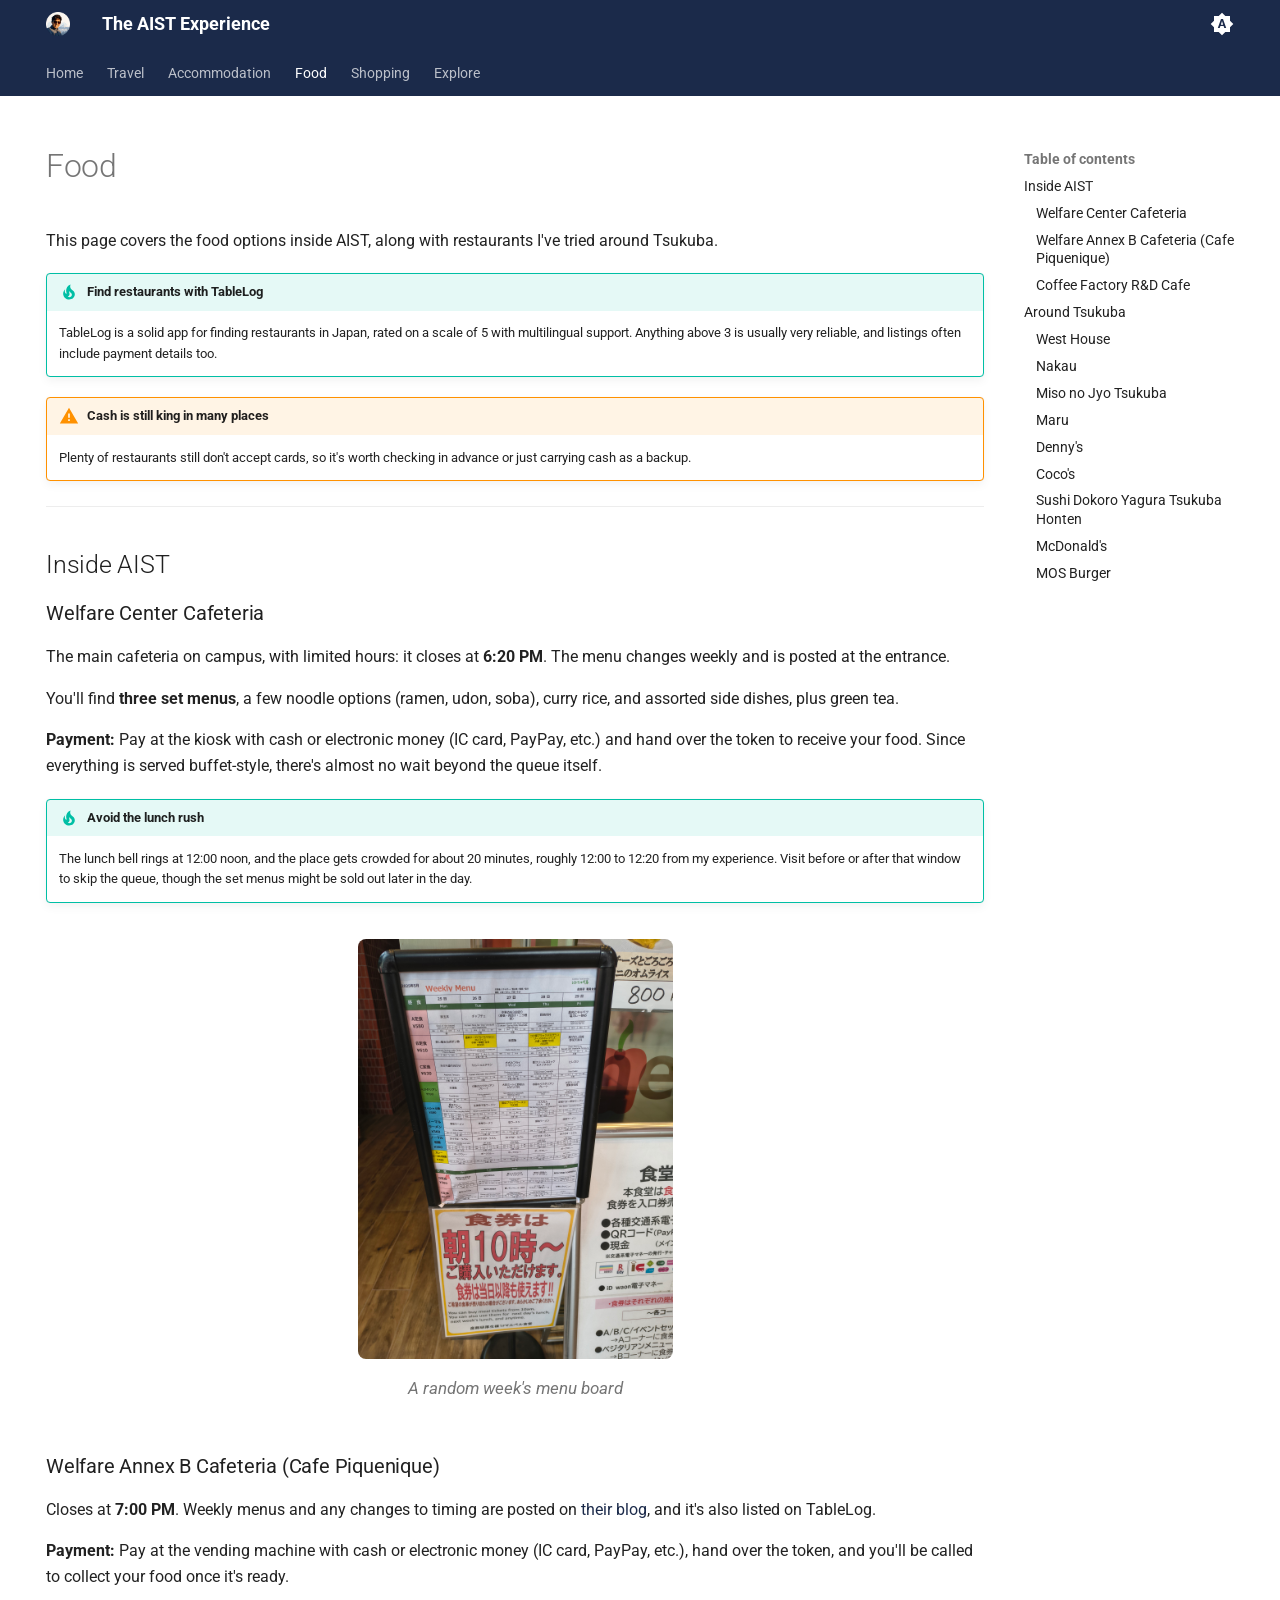
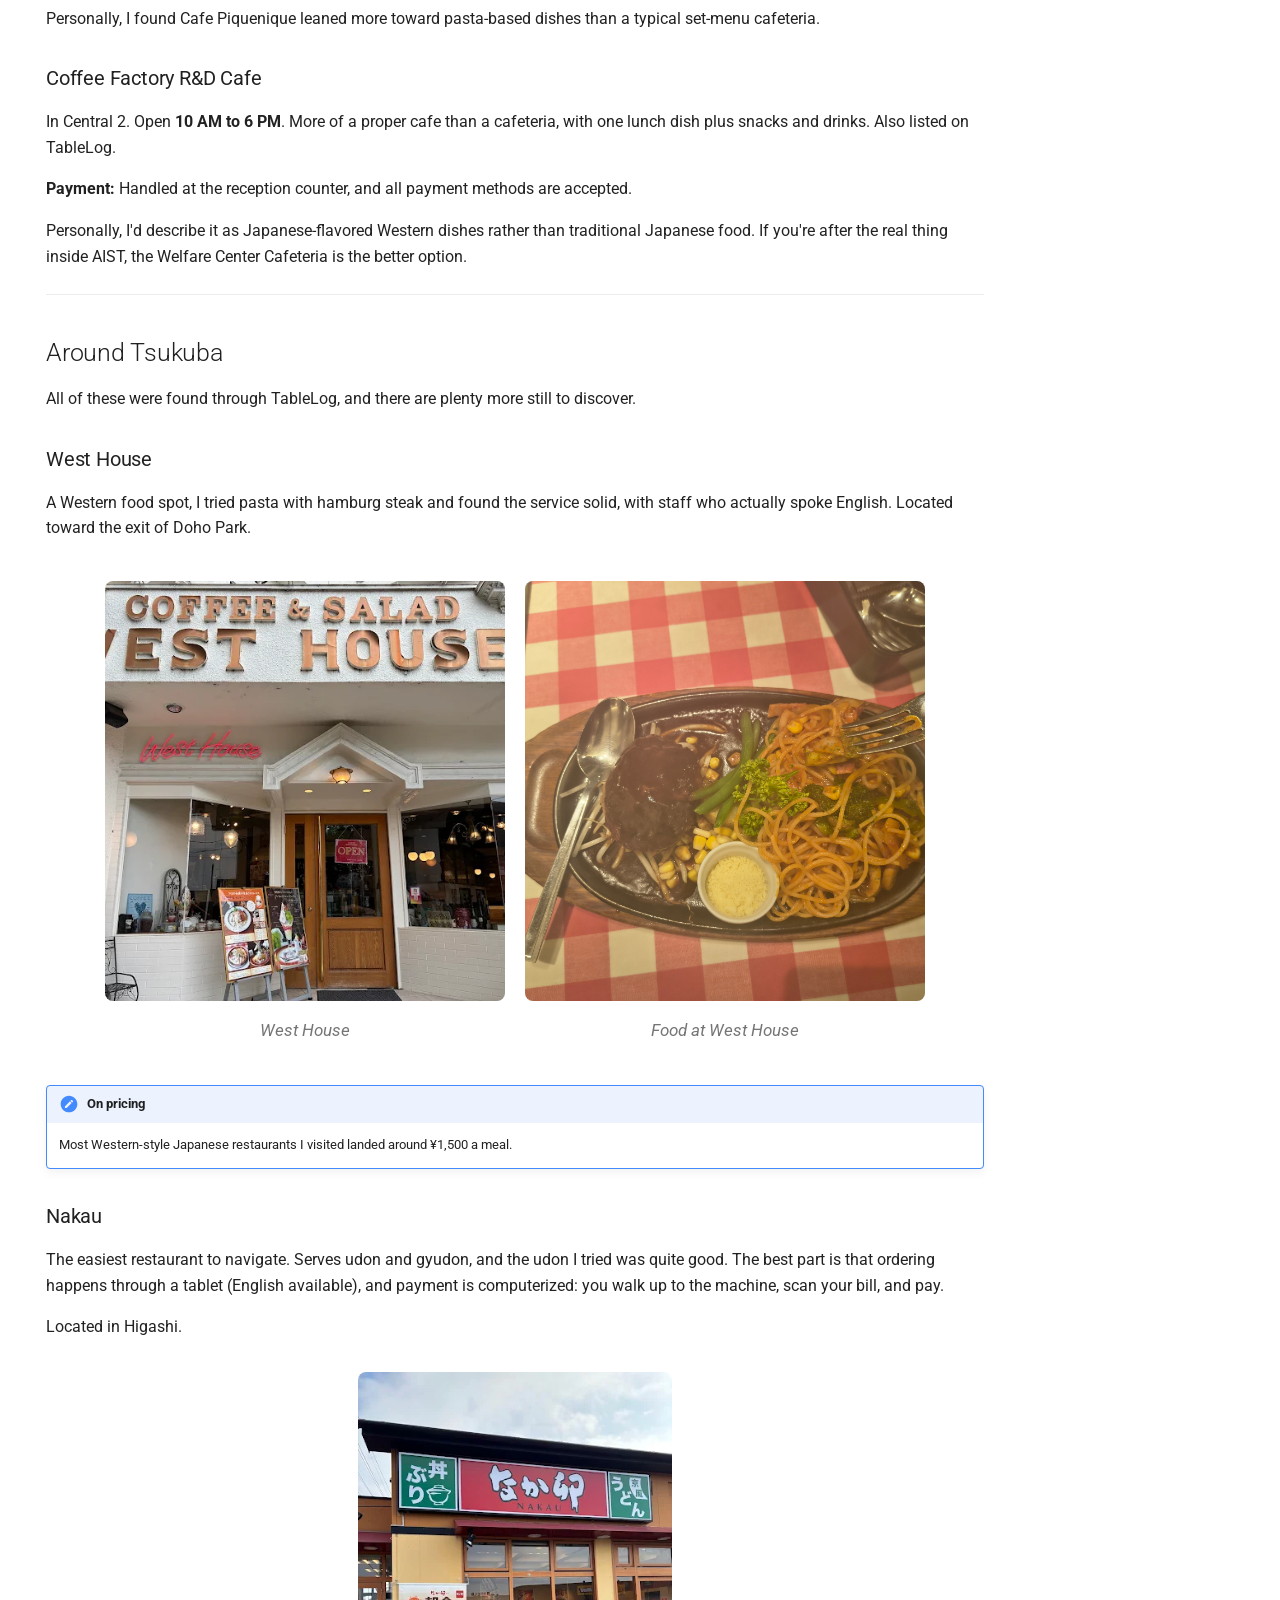
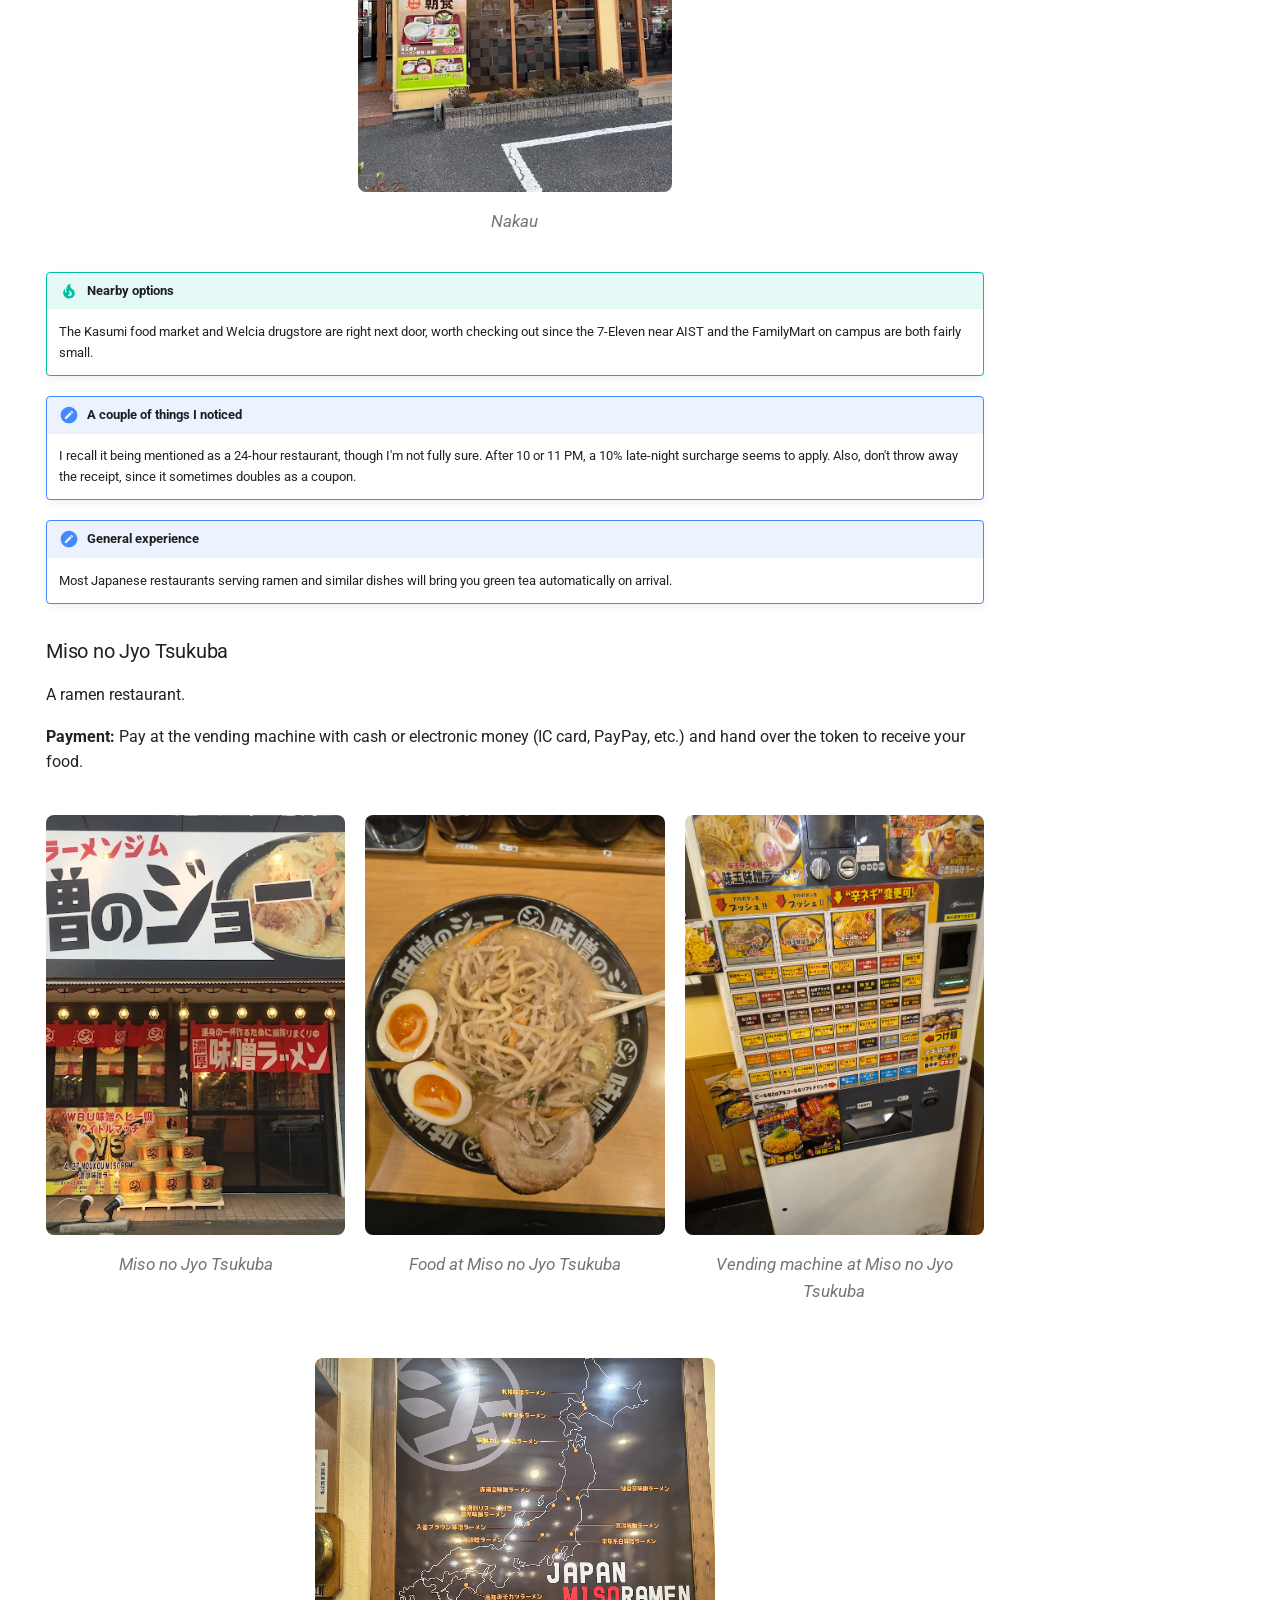
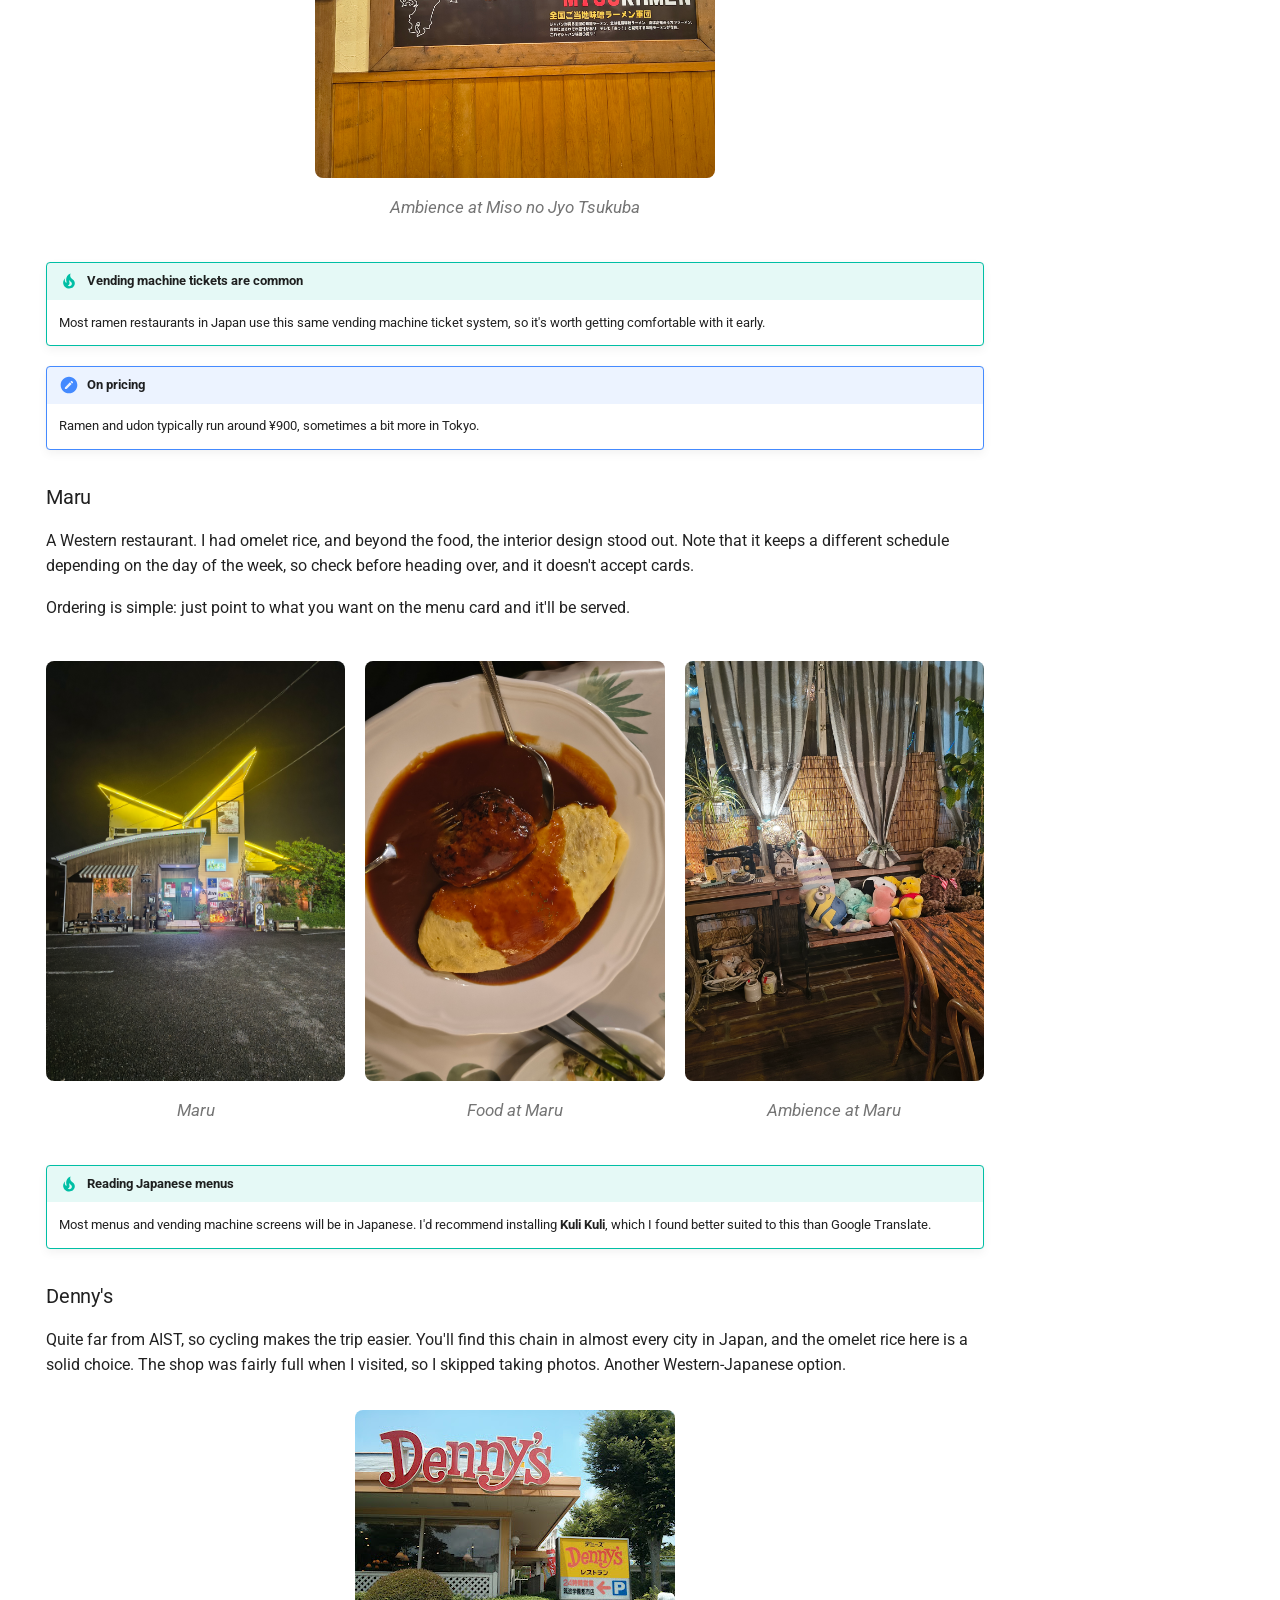
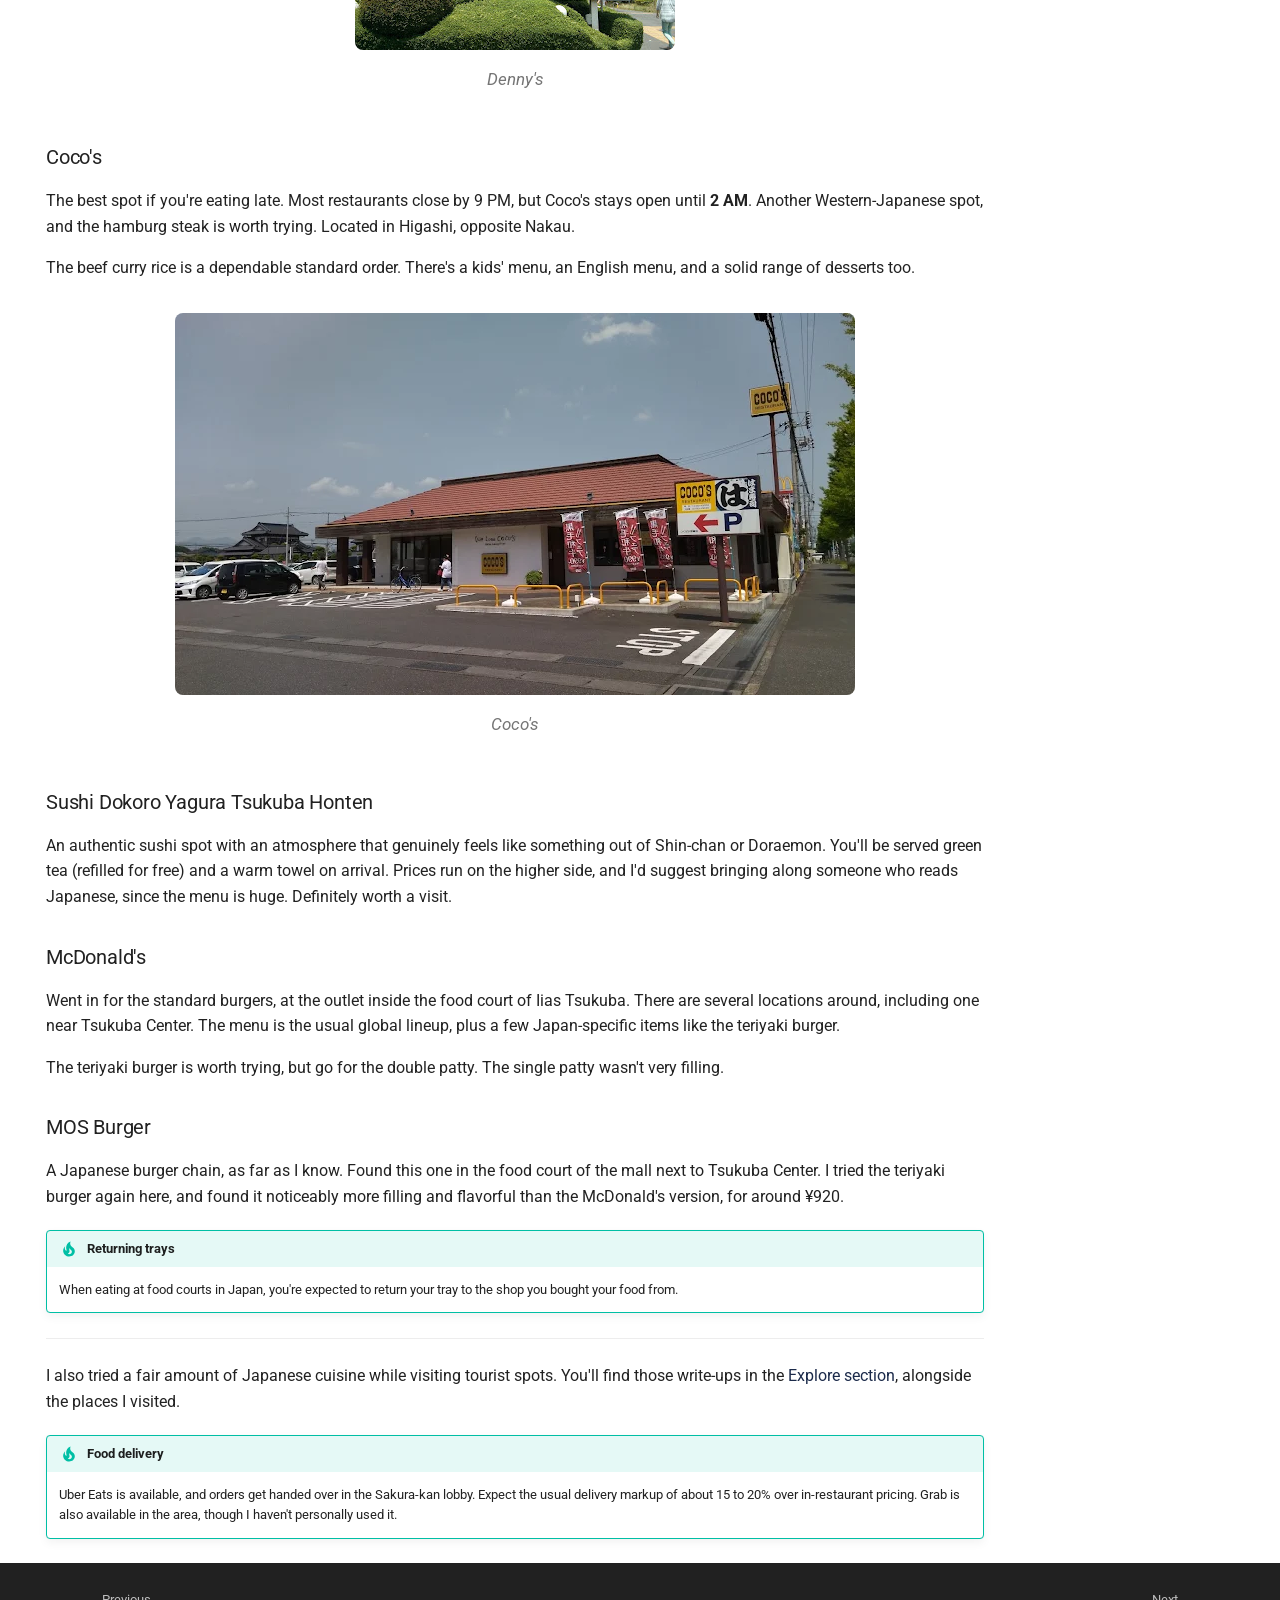
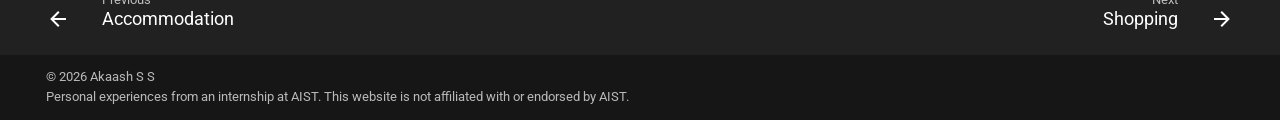
<file: food/index.html>
<!doctype html>
<html lang="en" class="no-js">
  <head>
    
      <meta charset="utf-8">
      <meta name="viewport" content="width=device-width,initial-scale=1">
      
        <meta name="description" content="A practical guide to living and working at AIST Tsukuba, covering travel, accommodation, food, and everyday life for future interns.">
      
      
      
        <link rel="canonical" href="https://akaashss.github.io/aist-experience/food/">
      
      
        <link rel="prev" href="../accommodation/">
      
      
        <link rel="next" href="../shopping/">
      
      
        
      
      
      <link rel="icon" href="../assets/branding/logo.png">
      <meta name="generator" content="mkdocs-1.6.1, mkdocs-material-9.7.7">
    
    
      
        <title>Food - The AIST Experience</title>
      
    
    
      <link rel="stylesheet" href="../assets/stylesheets/main.ec1eaa64.min.css">
      
        
        <link rel="stylesheet" href="../assets/stylesheets/palette.ab4e12ef.min.css">
      
      


    
    
      
    
    
      
        
        
        <link rel="preconnect" href="https://fonts.gstatic.com" crossorigin>
        <link rel="stylesheet" href="https://fonts.googleapis.com/css?family=Roboto:300,300i,400,400i,700,700i%7CRoboto+Mono:400,400i,700,700i&display=fallback">
        <style>:root{--md-text-font:"Roboto";--md-code-font:"Roboto Mono"}</style>
      
    
    
      <link rel="stylesheet" href="../stylesheets/extra.css">
    
    <script>__md_scope=new URL("..",location),__md_hash=e=>[...e].reduce(((e,_)=>(e<<5)-e+_.charCodeAt(0)),0),__md_get=(e,_=localStorage,t=__md_scope)=>JSON.parse(_.getItem(t.pathname+"."+e)),__md_set=(e,_,t=localStorage,a=__md_scope)=>{try{t.setItem(a.pathname+"."+e,JSON.stringify(_))}catch(e){}}</script>
    
      
  


  
  

<script id="__analytics">function __md_analytics(){function e(){dataLayer.push(arguments)}window.dataLayer=window.dataLayer||[],e("js",new Date),e("config","G-PRQ18MXV45"),document.addEventListener("DOMContentLoaded",(function(){document.forms.search&&document.forms.search.query.addEventListener("blur",(function(){this.value&&e("event","search",{search_term:this.value})}));document$.subscribe((function(){var t=document.forms.feedback;if(void 0!==t)for(var a of t.querySelectorAll("[type=submit]"))a.addEventListener("click",(function(a){a.preventDefault();var n=document.location.pathname,d=this.getAttribute("data-md-value");e("event","feedback",{page:n,data:d}),t.firstElementChild.disabled=!0;var r=t.querySelector(".md-feedback__note [data-md-value='"+d+"']");r&&(r.hidden=!1)})),t.hidden=!1})),location$.subscribe((function(t){e("config","G-PRQ18MXV45",{page_path:t.pathname})}))}));var t=document.createElement("script");t.async=!0,t.src="https://www.googletagmanager.com/gtag/js?id=G-PRQ18MXV45",document.getElementById("__analytics").insertAdjacentElement("afterEnd",t)}</script>
  
    <script>"undefined"!=typeof __md_analytics&&__md_analytics()</script>
  

    
    
  </head>
  
  
    
    
      
    
    
    
    
    <body dir="ltr" data-md-color-scheme="default" data-md-color-primary="indigo" data-md-color-accent="indigo">
  
    
    <input class="md-toggle" data-md-toggle="drawer" type="checkbox" id="__drawer" autocomplete="off">
    <input class="md-toggle" data-md-toggle="search" type="checkbox" id="__search" autocomplete="off">
    <label class="md-overlay" for="__drawer"></label>
    <div data-md-component="skip">
      
        
        <a href="#food" class="md-skip">
          Skip to content
        </a>
      
    </div>
    <div data-md-component="announce">
      
    </div>
    
    
      

<header class="md-header" data-md-component="header">
  <nav class="md-header__inner md-grid" aria-label="Header">
    <a href=".." title="The AIST Experience" class="md-header__button md-logo" aria-label="The AIST Experience" data-md-component="logo">
      
  <img src="../assets/branding/logo.png" alt="logo">

    </a>
    <label class="md-header__button md-icon" for="__drawer">
      
      <svg xmlns="http://www.w3.org/2000/svg" viewBox="0 0 24 24"><path d="M3 6h18v2H3zm0 5h18v2H3zm0 5h18v2H3z"/></svg>
    </label>
    <div class="md-header__title" data-md-component="header-title">
      <div class="md-header__ellipsis">
        <div class="md-header__topic">
          <span class="md-ellipsis">
            The AIST Experience
          </span>
        </div>
        <div class="md-header__topic" data-md-component="header-topic">
          <span class="md-ellipsis">
            
              Food
            
          </span>
        </div>
      </div>
    </div>
    
      
        <form class="md-header__option" data-md-component="palette">
  
    
    
    
    <input class="md-option" data-md-color-media="(prefers-color-scheme)" data-md-color-scheme="default" data-md-color-primary="indigo" data-md-color-accent="indigo"  aria-label="Switch to light mode"  type="radio" name="__palette" id="__palette_0">
    
      <label class="md-header__button md-icon" title="Switch to light mode" for="__palette_1" hidden>
        <svg xmlns="http://www.w3.org/2000/svg" viewBox="0 0 24 24"><path d="m14.3 16-.7-2h-3.2l-.7 2H7.8L11 7h2l3.2 9zM20 8.69V4h-4.69L12 .69 8.69 4H4v4.69L.69 12 4 15.31V20h4.69L12 23.31 15.31 20H20v-4.69L23.31 12zm-9.15 3.96h2.3L12 9z"/></svg>
      </label>
    
  
    
    
    
    <input class="md-option" data-md-color-media="(prefers-color-scheme: light)" data-md-color-scheme="default" data-md-color-primary="custom" data-md-color-accent="custom"  aria-label="Switch to dark mode"  type="radio" name="__palette" id="__palette_1">
    
      <label class="md-header__button md-icon" title="Switch to dark mode" for="__palette_2" hidden>
        <svg xmlns="http://www.w3.org/2000/svg" viewBox="0 0 24 24"><path d="M12 8a4 4 0 0 0-4 4 4 4 0 0 0 4 4 4 4 0 0 0 4-4 4 4 0 0 0-4-4m0 10a6 6 0 0 1-6-6 6 6 0 0 1 6-6 6 6 0 0 1 6 6 6 6 0 0 1-6 6m8-9.31V4h-4.69L12 .69 8.69 4H4v4.69L.69 12 4 15.31V20h4.69L12 23.31 15.31 20H20v-4.69L23.31 12z"/></svg>
      </label>
    
  
    
    
    
    <input class="md-option" data-md-color-media="(prefers-color-scheme: dark)" data-md-color-scheme="slate" data-md-color-primary="custom" data-md-color-accent="custom"  aria-label="Switch to system preference"  type="radio" name="__palette" id="__palette_2">
    
      <label class="md-header__button md-icon" title="Switch to system preference" for="__palette_0" hidden>
        <svg xmlns="http://www.w3.org/2000/svg" viewBox="0 0 24 24"><path d="M12 18c-.89 0-1.74-.2-2.5-.55C11.56 16.5 13 14.42 13 12s-1.44-4.5-3.5-5.45C10.26 6.2 11.11 6 12 6a6 6 0 0 1 6 6 6 6 0 0 1-6 6m8-9.31V4h-4.69L12 .69 8.69 4H4v4.69L.69 12 4 15.31V20h4.69L12 23.31 15.31 20H20v-4.69L23.31 12z"/></svg>
      </label>
    
  
</form>
      
    
    
      <script>var palette=__md_get("__palette");if(palette&&palette.color){if("(prefers-color-scheme)"===palette.color.media){var media=matchMedia("(prefers-color-scheme: light)"),input=document.querySelector(media.matches?"[data-md-color-media='(prefers-color-scheme: light)']":"[data-md-color-media='(prefers-color-scheme: dark)']");palette.color.media=input.getAttribute("data-md-color-media"),palette.color.scheme=input.getAttribute("data-md-color-scheme"),palette.color.primary=input.getAttribute("data-md-color-primary"),palette.color.accent=input.getAttribute("data-md-color-accent")}for(var[key,value]of Object.entries(palette.color))document.body.setAttribute("data-md-color-"+key,value)}</script>
    
    
    
    
  </nav>
  
</header>
    
    <div class="md-container" data-md-component="container">
      
      
        
          
            
<nav class="md-tabs" aria-label="Tabs" data-md-component="tabs">
  <div class="md-grid">
    <ul class="md-tabs__list">
      
        
  
  
  
  
    <li class="md-tabs__item">
      <a href=".." class="md-tabs__link">
        
  
  
    
  
  Home

      </a>
    </li>
  

      
        
  
  
  
  
    <li class="md-tabs__item">
      <a href="../travel/" class="md-tabs__link">
        
  
  
    
  
  Travel

      </a>
    </li>
  

      
        
  
  
  
  
    <li class="md-tabs__item">
      <a href="../accommodation/" class="md-tabs__link">
        
  
  
    
  
  Accommodation

      </a>
    </li>
  

      
        
  
  
  
    
  
  
    <li class="md-tabs__item md-tabs__item--active">
      <a href="./" class="md-tabs__link">
        
  
  
    
  
  Food

      </a>
    </li>
  

      
        
  
  
  
  
    <li class="md-tabs__item">
      <a href="../shopping/" class="md-tabs__link">
        
  
  
    
  
  Shopping

      </a>
    </li>
  

      
        
  
  
  
  
    <li class="md-tabs__item">
      <a href="../explore/" class="md-tabs__link">
        
  
  
    
  
  Explore

      </a>
    </li>
  

      
    </ul>
  </div>
</nav>
          
        
      
      <main class="md-main" data-md-component="main">
        <div class="md-main__inner md-grid">
          
            
              
                
              
              <div class="md-sidebar md-sidebar--primary" data-md-component="sidebar" data-md-type="navigation" hidden>
                <div class="md-sidebar__scrollwrap">
                  <div class="md-sidebar__inner">
                    


  


<nav class="md-nav md-nav--primary md-nav--lifted" aria-label="Navigation" data-md-level="0">
  <label class="md-nav__title" for="__drawer">
    <a href=".." title="The AIST Experience" class="md-nav__button md-logo" aria-label="The AIST Experience" data-md-component="logo">
      
  <img src="../assets/branding/logo.png" alt="logo">

    </a>
    The AIST Experience
  </label>
  
  <ul class="md-nav__list" data-md-scrollfix>
    
      
      
  
  
  
  
    <li class="md-nav__item">
      <a href=".." class="md-nav__link">
        
  
  
  <span class="md-ellipsis">
    
  
    Home
  

    
  </span>
  
  

      </a>
    </li>
  

    
      
      
  
  
  
  
    <li class="md-nav__item">
      <a href="../travel/" class="md-nav__link">
        
  
  
  <span class="md-ellipsis">
    
  
    Travel
  

    
  </span>
  
  

      </a>
    </li>
  

    
      
      
  
  
  
  
    <li class="md-nav__item">
      <a href="../accommodation/" class="md-nav__link">
        
  
  
  <span class="md-ellipsis">
    
  
    Accommodation
  

    
  </span>
  
  

      </a>
    </li>
  

    
      
      
  
  
    
  
  
  
    <li class="md-nav__item md-nav__item--active">
      
      <input class="md-nav__toggle md-toggle" type="checkbox" id="__toc">
      
      
        
      
      
        <label class="md-nav__link md-nav__link--active" for="__toc">
          
  
  
  <span class="md-ellipsis">
    
  
    Food
  

    
  </span>
  
  

          <span class="md-nav__icon md-icon"></span>
        </label>
      
      <a href="./" class="md-nav__link md-nav__link--active">
        
  
  
  <span class="md-ellipsis">
    
  
    Food
  

    
  </span>
  
  

      </a>
      
        

<nav class="md-nav md-nav--secondary" aria-label="Table of contents">
  
  
  
    
  
  
    <label class="md-nav__title" for="__toc">
      <span class="md-nav__icon md-icon"></span>
      Table of contents
    </label>
    <ul class="md-nav__list" data-md-component="toc" data-md-scrollfix>
      
        <li class="md-nav__item">
  <a href="#inside-aist" class="md-nav__link">
    <span class="md-ellipsis">
      
        Inside AIST
      
    </span>
  </a>
  
    <nav class="md-nav" aria-label="Inside AIST">
      <ul class="md-nav__list">
        
          <li class="md-nav__item">
  <a href="#welfare-center-cafeteria" class="md-nav__link">
    <span class="md-ellipsis">
      
        Welfare Center Cafeteria
      
    </span>
  </a>
  
</li>
        
          <li class="md-nav__item">
  <a href="#welfare-annex-b-cafeteria-cafe-piquenique" class="md-nav__link">
    <span class="md-ellipsis">
      
        Welfare Annex B Cafeteria (Cafe Piquenique)
      
    </span>
  </a>
  
</li>
        
          <li class="md-nav__item">
  <a href="#coffee-factory-rd-cafe" class="md-nav__link">
    <span class="md-ellipsis">
      
        Coffee Factory R&amp;D Cafe
      
    </span>
  </a>
  
</li>
        
      </ul>
    </nav>
  
</li>
      
        <li class="md-nav__item">
  <a href="#around-tsukuba" class="md-nav__link">
    <span class="md-ellipsis">
      
        Around Tsukuba
      
    </span>
  </a>
  
    <nav class="md-nav" aria-label="Around Tsukuba">
      <ul class="md-nav__list">
        
          <li class="md-nav__item">
  <a href="#west-house" class="md-nav__link">
    <span class="md-ellipsis">
      
        West House
      
    </span>
  </a>
  
</li>
        
          <li class="md-nav__item">
  <a href="#nakau" class="md-nav__link">
    <span class="md-ellipsis">
      
        Nakau
      
    </span>
  </a>
  
</li>
        
          <li class="md-nav__item">
  <a href="#miso-no-jyo-tsukuba" class="md-nav__link">
    <span class="md-ellipsis">
      
        Miso no Jyo Tsukuba
      
    </span>
  </a>
  
</li>
        
          <li class="md-nav__item">
  <a href="#maru" class="md-nav__link">
    <span class="md-ellipsis">
      
        Maru
      
    </span>
  </a>
  
</li>
        
          <li class="md-nav__item">
  <a href="#dennys" class="md-nav__link">
    <span class="md-ellipsis">
      
        Denny's
      
    </span>
  </a>
  
</li>
        
          <li class="md-nav__item">
  <a href="#cocos" class="md-nav__link">
    <span class="md-ellipsis">
      
        Coco's
      
    </span>
  </a>
  
</li>
        
          <li class="md-nav__item">
  <a href="#sushi-dokoro-yagura-tsukuba-honten" class="md-nav__link">
    <span class="md-ellipsis">
      
        Sushi Dokoro Yagura Tsukuba Honten
      
    </span>
  </a>
  
</li>
        
          <li class="md-nav__item">
  <a href="#mcdonalds" class="md-nav__link">
    <span class="md-ellipsis">
      
        McDonald's
      
    </span>
  </a>
  
</li>
        
          <li class="md-nav__item">
  <a href="#mos-burger" class="md-nav__link">
    <span class="md-ellipsis">
      
        MOS Burger
      
    </span>
  </a>
  
</li>
        
      </ul>
    </nav>
  
</li>
      
    </ul>
  
</nav>
      
    </li>
  

    
      
      
  
  
  
  
    <li class="md-nav__item">
      <a href="../shopping/" class="md-nav__link">
        
  
  
  <span class="md-ellipsis">
    
  
    Shopping
  

    
  </span>
  
  

      </a>
    </li>
  

    
      
      
  
  
  
  
    <li class="md-nav__item">
      <a href="../explore/" class="md-nav__link">
        
  
  
  <span class="md-ellipsis">
    
  
    Explore
  

    
  </span>
  
  

      </a>
    </li>
  

    
  </ul>
</nav>
                  </div>
                </div>
              </div>
            
            
              
                
              
              <div class="md-sidebar md-sidebar--secondary" data-md-component="sidebar" data-md-type="toc" >
                <div class="md-sidebar__scrollwrap">
                  <div class="md-sidebar__inner">
                    

<nav class="md-nav md-nav--secondary" aria-label="Table of contents">
  
  
  
    
  
  
    <label class="md-nav__title" for="__toc">
      <span class="md-nav__icon md-icon"></span>
      Table of contents
    </label>
    <ul class="md-nav__list" data-md-component="toc" data-md-scrollfix>
      
        <li class="md-nav__item">
  <a href="#inside-aist" class="md-nav__link">
    <span class="md-ellipsis">
      
        Inside AIST
      
    </span>
  </a>
  
    <nav class="md-nav" aria-label="Inside AIST">
      <ul class="md-nav__list">
        
          <li class="md-nav__item">
  <a href="#welfare-center-cafeteria" class="md-nav__link">
    <span class="md-ellipsis">
      
        Welfare Center Cafeteria
      
    </span>
  </a>
  
</li>
        
          <li class="md-nav__item">
  <a href="#welfare-annex-b-cafeteria-cafe-piquenique" class="md-nav__link">
    <span class="md-ellipsis">
      
        Welfare Annex B Cafeteria (Cafe Piquenique)
      
    </span>
  </a>
  
</li>
        
          <li class="md-nav__item">
  <a href="#coffee-factory-rd-cafe" class="md-nav__link">
    <span class="md-ellipsis">
      
        Coffee Factory R&amp;D Cafe
      
    </span>
  </a>
  
</li>
        
      </ul>
    </nav>
  
</li>
      
        <li class="md-nav__item">
  <a href="#around-tsukuba" class="md-nav__link">
    <span class="md-ellipsis">
      
        Around Tsukuba
      
    </span>
  </a>
  
    <nav class="md-nav" aria-label="Around Tsukuba">
      <ul class="md-nav__list">
        
          <li class="md-nav__item">
  <a href="#west-house" class="md-nav__link">
    <span class="md-ellipsis">
      
        West House
      
    </span>
  </a>
  
</li>
        
          <li class="md-nav__item">
  <a href="#nakau" class="md-nav__link">
    <span class="md-ellipsis">
      
        Nakau
      
    </span>
  </a>
  
</li>
        
          <li class="md-nav__item">
  <a href="#miso-no-jyo-tsukuba" class="md-nav__link">
    <span class="md-ellipsis">
      
        Miso no Jyo Tsukuba
      
    </span>
  </a>
  
</li>
        
          <li class="md-nav__item">
  <a href="#maru" class="md-nav__link">
    <span class="md-ellipsis">
      
        Maru
      
    </span>
  </a>
  
</li>
        
          <li class="md-nav__item">
  <a href="#dennys" class="md-nav__link">
    <span class="md-ellipsis">
      
        Denny's
      
    </span>
  </a>
  
</li>
        
          <li class="md-nav__item">
  <a href="#cocos" class="md-nav__link">
    <span class="md-ellipsis">
      
        Coco's
      
    </span>
  </a>
  
</li>
        
          <li class="md-nav__item">
  <a href="#sushi-dokoro-yagura-tsukuba-honten" class="md-nav__link">
    <span class="md-ellipsis">
      
        Sushi Dokoro Yagura Tsukuba Honten
      
    </span>
  </a>
  
</li>
        
          <li class="md-nav__item">
  <a href="#mcdonalds" class="md-nav__link">
    <span class="md-ellipsis">
      
        McDonald's
      
    </span>
  </a>
  
</li>
        
          <li class="md-nav__item">
  <a href="#mos-burger" class="md-nav__link">
    <span class="md-ellipsis">
      
        MOS Burger
      
    </span>
  </a>
  
</li>
        
      </ul>
    </nav>
  
</li>
      
    </ul>
  
</nav>
                  </div>
                </div>
              </div>
            
          
          
            <div class="md-content" data-md-component="content">
              
              <article class="md-content__inner md-typeset">
                
                  
  




<h1 id="food">Food</h1>
<p>This page covers the food options inside AIST, along with restaurants I've tried around Tsukuba.</p>
<div class="admonition tip">
<p class="admonition-title">Find restaurants with TableLog</p>
<p>TableLog is a solid app for finding restaurants in Japan, rated on a scale of 5 with multilingual support. Anything above 3 is usually very reliable, and listings often include payment details too.</p>
</div>
<div class="admonition warning">
<p class="admonition-title">Cash is still king in many places</p>
<p>Plenty of restaurants still don't accept cards, so it's worth checking in advance or just carrying cash as a backup.</p>
</div>
<hr />
<h2 id="inside-aist">Inside AIST</h2>
<h3 id="welfare-center-cafeteria">Welfare Center Cafeteria</h3>
<p>The main cafeteria on campus, with limited hours: it closes at <strong>6:20 PM</strong>. The menu changes weekly and is posted at the entrance.</p>
<p>You'll find <strong>three set menus</strong>, a few noodle options (ramen, udon, soba), curry rice, and assorted side dishes, plus green tea.</p>
<p><strong>Payment:</strong> Pay at the kiosk with cash or electronic money (IC card, PayPay, etc.) and hand over the token to receive your food. Since everything is served buffet-style, there's almost no wait beyond the queue itself.</p>
<div class="admonition tip">
<p class="admonition-title">Avoid the lunch rush</p>
<p>The lunch bell rings at 12:00 noon, and the place gets crowded for about 20 minutes, roughly 12:00 to 12:20 from my experience. Visit before or after that window to skip the queue, though the set menus might be sold out later in the day.</p>
</div>
<figure class="img-figure">
<p><img alt="Weekly cafeteria menu" loading="lazy" src="../assets/food/cafeteria-menu.jpg" /></p>
<figcaption>A random week's menu board</figcaption>
</figure>
<h3 id="welfare-annex-b-cafeteria-cafe-piquenique">Welfare Annex B Cafeteria (Cafe Piquenique)</h3>
<p>Closes at <strong>7:00 PM</strong>. Weekly menus and any changes to timing are posted on <a href="https://ameblo.jp/bshokudo/entrylist.html" target="_blank">their blog</a>, and it's also listed on TableLog.</p>
<p><strong>Payment:</strong> Pay at the vending machine with cash or electronic money (IC card, PayPay, etc.), hand over the token, and you'll be called to collect your food once it's ready.</p>
<p>Personally, I found Cafe Piquenique leaned more toward pasta-based dishes than a typical set-menu cafeteria.</p>
<h3 id="coffee-factory-rd-cafe">Coffee Factory R&amp;D Cafe</h3>
<p>In Central 2. Open <strong>10 AM to 6 PM</strong>. More of a proper cafe than a cafeteria, with one lunch dish plus snacks and drinks. Also listed on TableLog.</p>
<p><strong>Payment:</strong> Handled at the reception counter, and all payment methods are accepted.</p>
<p>Personally, I'd describe it as Japanese-flavored Western dishes rather than traditional Japanese food. If you're after the real thing inside AIST, the Welfare Center Cafeteria is the better option.</p>
<hr />
<h2 id="around-tsukuba">Around Tsukuba</h2>
<p>All of these were found through TableLog, and there are plenty more still to discover.</p>
<h3 id="west-house">West House</h3>
<p>A Western food spot, I tried pasta with hamburg steak and found the service solid, with staff who actually spoke English. Located toward the exit of Doho Park.</p>
<div class="img-grid">
<figure>
<p><img alt="West House entrance" loading="lazy" src="../assets/food/west-house-entrance.jpg" /></p>
<figcaption>West House</figcaption>
</figure>
<figure>
<p><img alt="West House meal" loading="lazy" src="../assets/food/west-house-meal.jpg" /></p>
<figcaption>Food at West House</figcaption>
</figure>
</div>
<div class="admonition note">
<p class="admonition-title">On pricing</p>
<p>Most Western-style Japanese restaurants I visited landed around ¥1,500 a meal.</p>
</div>
<h3 id="nakau">Nakau</h3>
<p>The easiest restaurant to navigate. Serves udon and gyudon, and the udon I tried was quite good. The best part is that ordering happens through a tablet (English available), and payment is computerized: you walk up to the machine, scan your bill, and pay.</p>
<p>Located in Higashi.</p>
<figure class="img-figure">
<p><img alt="Nakau" loading="lazy" src="../assets/food/nakau.jpg" /></p>
<figcaption>Nakau</figcaption>
</figure>
<div class="admonition tip">
<p class="admonition-title">Nearby options</p>
<p>The Kasumi food market and Welcia drugstore are right next door, worth checking out since the 7-Eleven near AIST and the FamilyMart on campus are both fairly small.</p>
</div>
<div class="admonition note">
<p class="admonition-title">A couple of things I noticed</p>
<p>I recall it being mentioned as a 24-hour restaurant, though I'm not fully sure. After 10 or 11 PM, a 10% late-night surcharge seems to apply. Also, don't throw away the receipt, since it sometimes doubles as a coupon.</p>
</div>
<div class="admonition note">
<p class="admonition-title">General experience</p>
<p>Most Japanese restaurants serving ramen and similar dishes will bring you green tea automatically on arrival.</p>
</div>
<h3 id="miso-no-jyo-tsukuba">Miso no Jyo Tsukuba</h3>
<p>A ramen restaurant.</p>
<p><strong>Payment:</strong> Pay at the vending machine with cash or electronic money (IC card, PayPay, etc.) and hand over the token to receive your food.</p>
<div class="img-grid">
<figure>
<p><img alt="Miso no Jyo Tsukuba entrance" loading="lazy" src="../assets/food/ramen-entrance.jpg" /></p>
<figcaption>Miso no Jyo Tsukuba</figcaption>
</figure>
<figure>
<p><img alt="Miso no Jyo Tsukuba meal" loading="lazy" src="../assets/food/ramen-meal.jpg" /></p>
<figcaption>Food at Miso no Jyo Tsukuba</figcaption>
</figure>
<figure>
<p><img alt="Miso no Jyo Tsukuba vending machine" loading="lazy" src="../assets/food/ramen-vending-machine.jpg" /></p>
<figcaption>Vending machine at Miso no Jyo Tsukuba</figcaption>
</figure>
<figure>
<p><img alt="Miso no Jyo Tsukuba ambience" loading="lazy" src="../assets/food/ramen-ambience.jpg" /></p>
<figcaption>Ambience at Miso no Jyo Tsukuba</figcaption>
</figure>
</div>
<div class="admonition tip">
<p class="admonition-title">Vending machine tickets are common</p>
<p>Most ramen restaurants in Japan use this same vending machine ticket system, so it's worth getting comfortable with it early.</p>
</div>
<div class="admonition note">
<p class="admonition-title">On pricing</p>
<p>Ramen and udon typically run around ¥900, sometimes a bit more in Tokyo.</p>
</div>
<h3 id="maru">Maru</h3>
<p>A Western restaurant. I had omelet rice, and beyond the food, the interior design stood out. Note that it keeps a different schedule depending on the day of the week, so check before heading over, and it doesn't accept cards.</p>
<p>Ordering is simple: just point to what you want on the menu card and it'll be served.</p>
<div class="img-grid">
<figure>
<p><img alt="Maru entrance" loading="lazy" src="../assets/food/maru-entrance.jpg" /></p>
<figcaption>Maru</figcaption>
</figure>
<figure>
<p><img alt="Maru meal" loading="lazy" src="../assets/food/maru-meal.jpg" /></p>
<figcaption>Food at Maru</figcaption>
</figure>
<figure>
<p><img alt="Maru ambience" loading="lazy" src="../assets/food/maru-ambience.jpg" /></p>
<figcaption>Ambience at Maru</figcaption>
</figure>
</div>
<div class="admonition tip">
<p class="admonition-title">Reading Japanese menus</p>
<p>Most menus and vending machine screens will be in Japanese. I'd recommend installing <strong>Kuli Kuli</strong>, which I found better suited to this than Google Translate.</p>
</div>
<h3 id="dennys">Denny's</h3>
<p>Quite far from AIST, so cycling makes the trip easier. You'll find this chain in almost every city in Japan, and the omelet rice here is a solid choice. The shop was fairly full when I visited, so I skipped taking photos. Another Western-Japanese option.</p>
<figure class="img-figure">
<p><img alt="Denny's entrance" loading="lazy" src="../assets/food/dennys.jpg" /></p>
<figcaption>Denny's</figcaption>
</figure>
<h3 id="cocos">Coco's</h3>
<p>The best spot if you're eating late. Most restaurants close by 9 PM, but Coco's stays open until <strong>2 AM</strong>. Another Western-Japanese spot, and the hamburg steak is worth trying. Located in Higashi, opposite Nakau.</p>
<p>The beef curry rice is a dependable standard order. There's a kids' menu, an English menu, and a solid range of desserts too.</p>
<figure class="img-figure">
<p><img alt="Coco's entrance" loading="lazy" src="../assets/food/coco.jpg" /></p>
<figcaption>Coco's</figcaption>
</figure>
<h3 id="sushi-dokoro-yagura-tsukuba-honten">Sushi Dokoro Yagura Tsukuba Honten</h3>
<p>An authentic sushi spot with an atmosphere that genuinely feels like something out of Shin-chan or Doraemon. You'll be served green tea (refilled for free) and a warm towel on arrival. Prices run on the higher side, and I'd suggest bringing along someone who reads Japanese, since the menu is huge. Definitely worth a visit.</p>
<h3 id="mcdonalds">McDonald's</h3>
<p>Went in for the standard burgers, at the outlet inside the food court of Iias Tsukuba. There are several locations around, including one near Tsukuba Center. The menu is the usual global lineup, plus a few Japan-specific items like the teriyaki burger.</p>
<p>The teriyaki burger is worth trying, but go for the double patty. The single patty wasn't very filling.</p>
<h3 id="mos-burger">MOS Burger</h3>
<p>A Japanese burger chain, as far as I know. Found this one in the food court of the mall next to Tsukuba Center. I tried the teriyaki burger again here, and found it noticeably more filling and flavorful than the McDonald's version, for around ¥920.</p>
<div class="admonition tip">
<p class="admonition-title">Returning trays</p>
<p>When eating at food courts in Japan, you're expected to return your tray to the shop you bought your food from.</p>
</div>
<hr />
<p>I also tried a fair amount of Japanese cuisine while visiting tourist spots. You'll find those write-ups in the <a href="../explore/">Explore section</a>, alongside the places I visited.</p>
<div class="admonition tip">
<p class="admonition-title">Food delivery</p>
<p>Uber Eats is available, and orders get handed over in the Sakura-kan lobby. Expect the usual delivery markup of about 15 to 20% over in-restaurant pricing. Grab is also available in the area, though I haven't personally used it.</p>
</div>







  
  



  


  



                
              </article>
            </div>
          
          
<script>var target=document.getElementById(location.hash.slice(1));target&&target.name&&(target.checked=target.name.startsWith("__tabbed_"))</script>
        </div>
        
          <button type="button" class="md-top md-icon" data-md-component="top" hidden>
  
  <svg xmlns="http://www.w3.org/2000/svg" viewBox="0 0 24 24"><path d="M13 20h-2V8l-5.5 5.5-1.42-1.42L12 4.16l7.92 7.92-1.42 1.42L13 8z"/></svg>
  Back to top
</button>
        
      </main>
      
        <footer class="md-footer">
  
    
      
        
      
      <nav class="md-footer__inner md-grid" aria-label="Footer" >
        
          
          <a href="../accommodation/" class="md-footer__link md-footer__link--prev" aria-label="Previous: Accommodation">
            <div class="md-footer__button md-icon">
              
              <svg xmlns="http://www.w3.org/2000/svg" viewBox="0 0 24 24"><path d="M20 11v2H8l5.5 5.5-1.42 1.42L4.16 12l7.92-7.92L13.5 5.5 8 11z"/></svg>
            </div>
            <div class="md-footer__title">
              <span class="md-footer__direction">
                Previous
              </span>
              <div class="md-ellipsis">
                Accommodation
              </div>
            </div>
          </a>
        
        
          
          <a href="../shopping/" class="md-footer__link md-footer__link--next" aria-label="Next: Shopping">
            <div class="md-footer__title">
              <span class="md-footer__direction">
                Next
              </span>
              <div class="md-ellipsis">
                Shopping
              </div>
            </div>
            <div class="md-footer__button md-icon">
              
              <svg xmlns="http://www.w3.org/2000/svg" viewBox="0 0 24 24"><path d="M4 11v2h12l-5.5 5.5 1.42 1.42L19.84 12l-7.92-7.92L10.5 5.5 16 11z"/></svg>
            </div>
          </a>
        
      </nav>
    
  
  <div class="md-footer-meta md-typeset">
    <div class="md-footer-meta__inner md-grid">
      <div class="md-copyright">

  <div class="md-copyright__highlight">
    &copy; 2026 Akaash S S<br>
Personal experiences from an internship at AIST. This website is not affiliated with or endorsed by AIST.

  </div>

  <!-- Made with
  <a href="https://squidfunk.github.io/mkdocs-material/" target="_blank" rel="noopener">
    Material for MkDocs
  </a> -->

</div>
      
    </div>
  </div>
</footer>
      
    </div>
    <div class="md-dialog" data-md-component="dialog">
      <div class="md-dialog__inner md-typeset"></div>
    </div>
    
    
    
      
      
      <script id="__config" type="application/json">{"annotate": null, "base": "..", "features": ["navigation.tabs", "navigation.sections", "navigation.instant", "navigation.top", "search.highlight", "content.code.copy", "toc.follow", "header.autohide", "navigation.footer"], "search": "../assets/javascripts/workers/search.2c215733.min.js", "tags": null, "translations": {"clipboard.copied": "Copied to clipboard", "clipboard.copy": "Copy to clipboard", "search.result.more.one": "1 more on this page", "search.result.more.other": "# more on this page", "search.result.none": "No matching documents", "search.result.one": "1 matching document", "search.result.other": "# matching documents", "search.result.placeholder": "Type to start searching", "search.result.term.missing": "Missing", "select.version": "Select version"}, "version": null}</script>
    
    
      <script src="../assets/javascripts/bundle.d7400e89.min.js"></script>
      
    
  </body>
</html>
</file>
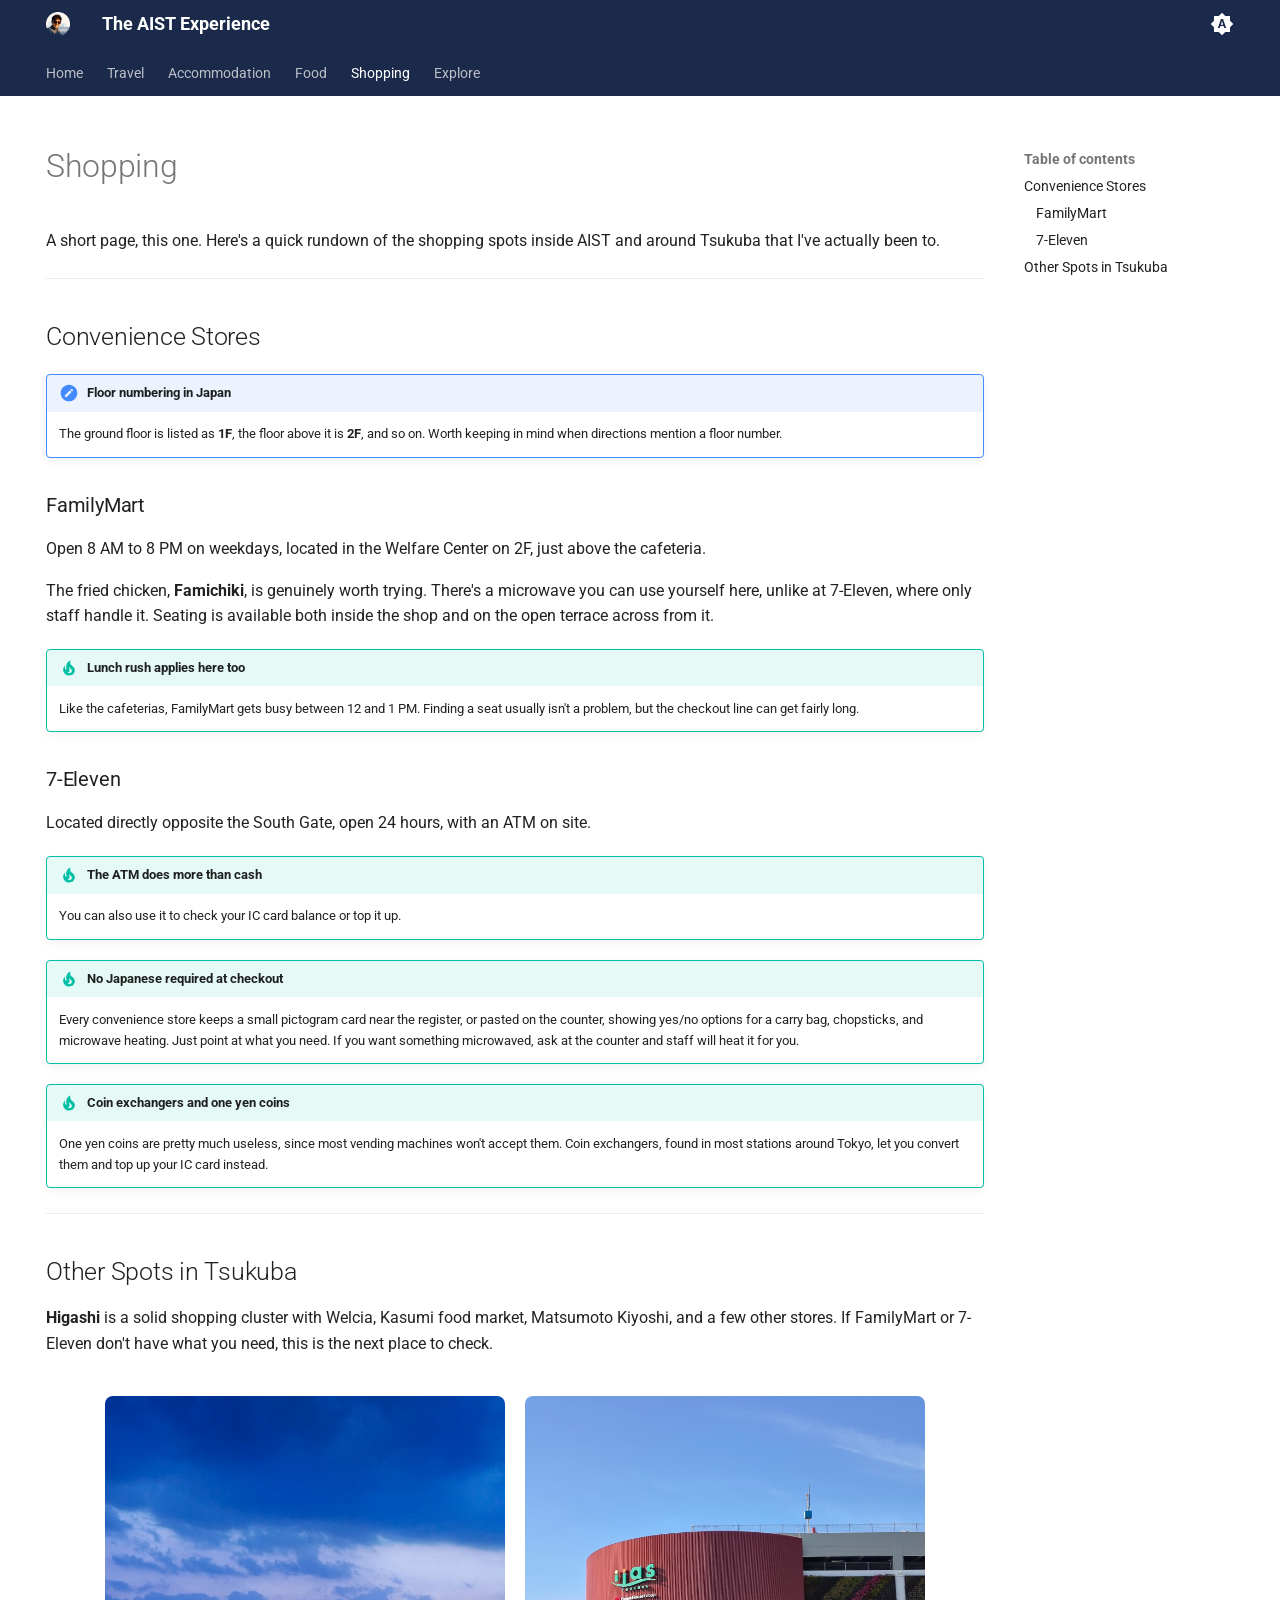
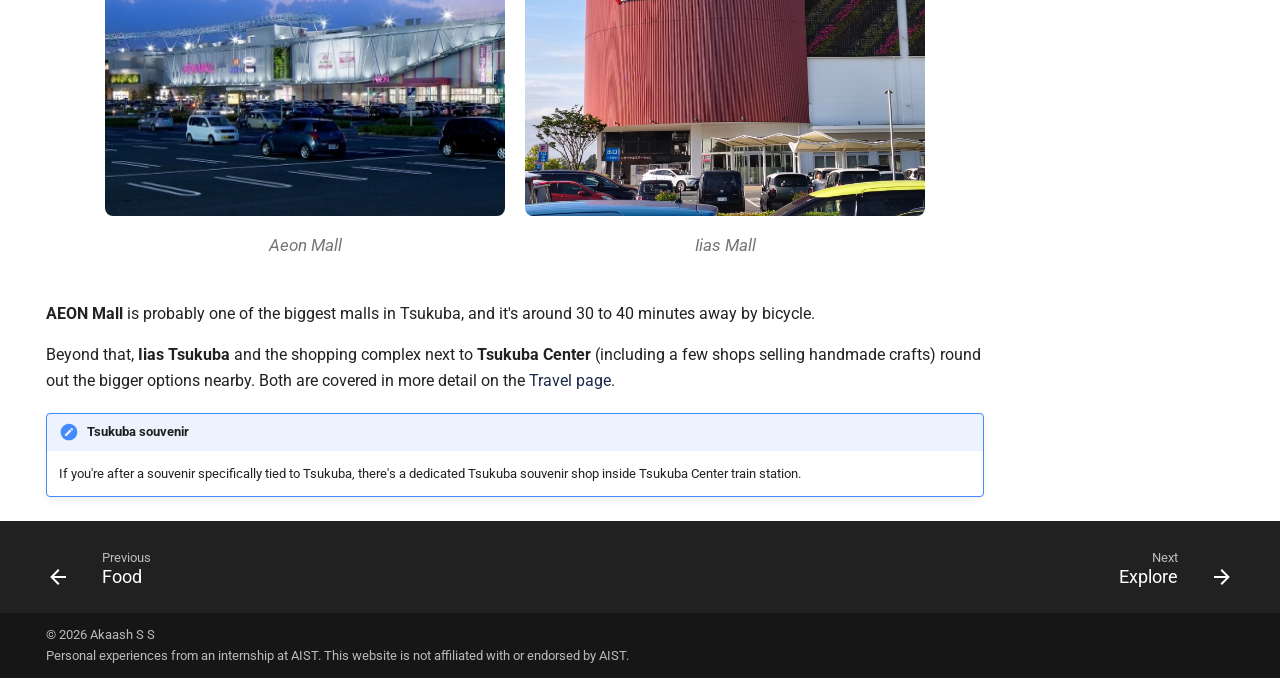
<file: shopping/index.html>
<!doctype html>
<html lang="en" class="no-js">
  <head>
    
      <meta charset="utf-8">
      <meta name="viewport" content="width=device-width,initial-scale=1">
      
        <meta name="description" content="A practical guide to living and working at AIST Tsukuba, covering travel, accommodation, food, and everyday life for future interns.">
      
      
      
        <link rel="canonical" href="https://akaashss.github.io/aist-experience/shopping/">
      
      
        <link rel="prev" href="../food/">
      
      
        <link rel="next" href="../explore/">
      
      
        
      
      
      <link rel="icon" href="../assets/branding/logo.png">
      <meta name="generator" content="mkdocs-1.6.1, mkdocs-material-9.7.7">
    
    
      
        <title>Shopping - The AIST Experience</title>
      
    
    
      <link rel="stylesheet" href="../assets/stylesheets/main.ec1eaa64.min.css">
      
        
        <link rel="stylesheet" href="../assets/stylesheets/palette.ab4e12ef.min.css">
      
      


    
    
      
    
    
      
        
        
        <link rel="preconnect" href="https://fonts.gstatic.com" crossorigin>
        <link rel="stylesheet" href="https://fonts.googleapis.com/css?family=Roboto:300,300i,400,400i,700,700i%7CRoboto+Mono:400,400i,700,700i&display=fallback">
        <style>:root{--md-text-font:"Roboto";--md-code-font:"Roboto Mono"}</style>
      
    
    
      <link rel="stylesheet" href="../stylesheets/extra.css">
    
    <script>__md_scope=new URL("..",location),__md_hash=e=>[...e].reduce(((e,_)=>(e<<5)-e+_.charCodeAt(0)),0),__md_get=(e,_=localStorage,t=__md_scope)=>JSON.parse(_.getItem(t.pathname+"."+e)),__md_set=(e,_,t=localStorage,a=__md_scope)=>{try{t.setItem(a.pathname+"."+e,JSON.stringify(_))}catch(e){}}</script>
    
      
  


  
  

<script id="__analytics">function __md_analytics(){function e(){dataLayer.push(arguments)}window.dataLayer=window.dataLayer||[],e("js",new Date),e("config","G-PRQ18MXV45"),document.addEventListener("DOMContentLoaded",(function(){document.forms.search&&document.forms.search.query.addEventListener("blur",(function(){this.value&&e("event","search",{search_term:this.value})}));document$.subscribe((function(){var t=document.forms.feedback;if(void 0!==t)for(var a of t.querySelectorAll("[type=submit]"))a.addEventListener("click",(function(a){a.preventDefault();var n=document.location.pathname,d=this.getAttribute("data-md-value");e("event","feedback",{page:n,data:d}),t.firstElementChild.disabled=!0;var r=t.querySelector(".md-feedback__note [data-md-value='"+d+"']");r&&(r.hidden=!1)})),t.hidden=!1})),location$.subscribe((function(t){e("config","G-PRQ18MXV45",{page_path:t.pathname})}))}));var t=document.createElement("script");t.async=!0,t.src="https://www.googletagmanager.com/gtag/js?id=G-PRQ18MXV45",document.getElementById("__analytics").insertAdjacentElement("afterEnd",t)}</script>
  
    <script>"undefined"!=typeof __md_analytics&&__md_analytics()</script>
  

    
    
  </head>
  
  
    
    
      
    
    
    
    
    <body dir="ltr" data-md-color-scheme="default" data-md-color-primary="indigo" data-md-color-accent="indigo">
  
    
    <input class="md-toggle" data-md-toggle="drawer" type="checkbox" id="__drawer" autocomplete="off">
    <input class="md-toggle" data-md-toggle="search" type="checkbox" id="__search" autocomplete="off">
    <label class="md-overlay" for="__drawer"></label>
    <div data-md-component="skip">
      
        
        <a href="#shopping" class="md-skip">
          Skip to content
        </a>
      
    </div>
    <div data-md-component="announce">
      
    </div>
    
    
      

<header class="md-header" data-md-component="header">
  <nav class="md-header__inner md-grid" aria-label="Header">
    <a href=".." title="The AIST Experience" class="md-header__button md-logo" aria-label="The AIST Experience" data-md-component="logo">
      
  <img src="../assets/branding/logo.png" alt="logo">

    </a>
    <label class="md-header__button md-icon" for="__drawer">
      
      <svg xmlns="http://www.w3.org/2000/svg" viewBox="0 0 24 24"><path d="M3 6h18v2H3zm0 5h18v2H3zm0 5h18v2H3z"/></svg>
    </label>
    <div class="md-header__title" data-md-component="header-title">
      <div class="md-header__ellipsis">
        <div class="md-header__topic">
          <span class="md-ellipsis">
            The AIST Experience
          </span>
        </div>
        <div class="md-header__topic" data-md-component="header-topic">
          <span class="md-ellipsis">
            
              Shopping
            
          </span>
        </div>
      </div>
    </div>
    
      
        <form class="md-header__option" data-md-component="palette">
  
    
    
    
    <input class="md-option" data-md-color-media="(prefers-color-scheme)" data-md-color-scheme="default" data-md-color-primary="indigo" data-md-color-accent="indigo"  aria-label="Switch to light mode"  type="radio" name="__palette" id="__palette_0">
    
      <label class="md-header__button md-icon" title="Switch to light mode" for="__palette_1" hidden>
        <svg xmlns="http://www.w3.org/2000/svg" viewBox="0 0 24 24"><path d="m14.3 16-.7-2h-3.2l-.7 2H7.8L11 7h2l3.2 9zM20 8.69V4h-4.69L12 .69 8.69 4H4v4.69L.69 12 4 15.31V20h4.69L12 23.31 15.31 20H20v-4.69L23.31 12zm-9.15 3.96h2.3L12 9z"/></svg>
      </label>
    
  
    
    
    
    <input class="md-option" data-md-color-media="(prefers-color-scheme: light)" data-md-color-scheme="default" data-md-color-primary="custom" data-md-color-accent="custom"  aria-label="Switch to dark mode"  type="radio" name="__palette" id="__palette_1">
    
      <label class="md-header__button md-icon" title="Switch to dark mode" for="__palette_2" hidden>
        <svg xmlns="http://www.w3.org/2000/svg" viewBox="0 0 24 24"><path d="M12 8a4 4 0 0 0-4 4 4 4 0 0 0 4 4 4 4 0 0 0 4-4 4 4 0 0 0-4-4m0 10a6 6 0 0 1-6-6 6 6 0 0 1 6-6 6 6 0 0 1 6 6 6 6 0 0 1-6 6m8-9.31V4h-4.69L12 .69 8.69 4H4v4.69L.69 12 4 15.31V20h4.69L12 23.31 15.31 20H20v-4.69L23.31 12z"/></svg>
      </label>
    
  
    
    
    
    <input class="md-option" data-md-color-media="(prefers-color-scheme: dark)" data-md-color-scheme="slate" data-md-color-primary="custom" data-md-color-accent="custom"  aria-label="Switch to system preference"  type="radio" name="__palette" id="__palette_2">
    
      <label class="md-header__button md-icon" title="Switch to system preference" for="__palette_0" hidden>
        <svg xmlns="http://www.w3.org/2000/svg" viewBox="0 0 24 24"><path d="M12 18c-.89 0-1.74-.2-2.5-.55C11.56 16.5 13 14.42 13 12s-1.44-4.5-3.5-5.45C10.26 6.2 11.11 6 12 6a6 6 0 0 1 6 6 6 6 0 0 1-6 6m8-9.31V4h-4.69L12 .69 8.69 4H4v4.69L.69 12 4 15.31V20h4.69L12 23.31 15.31 20H20v-4.69L23.31 12z"/></svg>
      </label>
    
  
</form>
      
    
    
      <script>var palette=__md_get("__palette");if(palette&&palette.color){if("(prefers-color-scheme)"===palette.color.media){var media=matchMedia("(prefers-color-scheme: light)"),input=document.querySelector(media.matches?"[data-md-color-media='(prefers-color-scheme: light)']":"[data-md-color-media='(prefers-color-scheme: dark)']");palette.color.media=input.getAttribute("data-md-color-media"),palette.color.scheme=input.getAttribute("data-md-color-scheme"),palette.color.primary=input.getAttribute("data-md-color-primary"),palette.color.accent=input.getAttribute("data-md-color-accent")}for(var[key,value]of Object.entries(palette.color))document.body.setAttribute("data-md-color-"+key,value)}</script>
    
    
    
    
  </nav>
  
</header>
    
    <div class="md-container" data-md-component="container">
      
      
        
          
            
<nav class="md-tabs" aria-label="Tabs" data-md-component="tabs">
  <div class="md-grid">
    <ul class="md-tabs__list">
      
        
  
  
  
  
    <li class="md-tabs__item">
      <a href=".." class="md-tabs__link">
        
  
  
    
  
  Home

      </a>
    </li>
  

      
        
  
  
  
  
    <li class="md-tabs__item">
      <a href="../travel/" class="md-tabs__link">
        
  
  
    
  
  Travel

      </a>
    </li>
  

      
        
  
  
  
  
    <li class="md-tabs__item">
      <a href="../accommodation/" class="md-tabs__link">
        
  
  
    
  
  Accommodation

      </a>
    </li>
  

      
        
  
  
  
  
    <li class="md-tabs__item">
      <a href="../food/" class="md-tabs__link">
        
  
  
    
  
  Food

      </a>
    </li>
  

      
        
  
  
  
    
  
  
    <li class="md-tabs__item md-tabs__item--active">
      <a href="./" class="md-tabs__link">
        
  
  
    
  
  Shopping

      </a>
    </li>
  

      
        
  
  
  
  
    <li class="md-tabs__item">
      <a href="../explore/" class="md-tabs__link">
        
  
  
    
  
  Explore

      </a>
    </li>
  

      
    </ul>
  </div>
</nav>
          
        
      
      <main class="md-main" data-md-component="main">
        <div class="md-main__inner md-grid">
          
            
              
                
              
              <div class="md-sidebar md-sidebar--primary" data-md-component="sidebar" data-md-type="navigation" hidden>
                <div class="md-sidebar__scrollwrap">
                  <div class="md-sidebar__inner">
                    


  


<nav class="md-nav md-nav--primary md-nav--lifted" aria-label="Navigation" data-md-level="0">
  <label class="md-nav__title" for="__drawer">
    <a href=".." title="The AIST Experience" class="md-nav__button md-logo" aria-label="The AIST Experience" data-md-component="logo">
      
  <img src="../assets/branding/logo.png" alt="logo">

    </a>
    The AIST Experience
  </label>
  
  <ul class="md-nav__list" data-md-scrollfix>
    
      
      
  
  
  
  
    <li class="md-nav__item">
      <a href=".." class="md-nav__link">
        
  
  
  <span class="md-ellipsis">
    
  
    Home
  

    
  </span>
  
  

      </a>
    </li>
  

    
      
      
  
  
  
  
    <li class="md-nav__item">
      <a href="../travel/" class="md-nav__link">
        
  
  
  <span class="md-ellipsis">
    
  
    Travel
  

    
  </span>
  
  

      </a>
    </li>
  

    
      
      
  
  
  
  
    <li class="md-nav__item">
      <a href="../accommodation/" class="md-nav__link">
        
  
  
  <span class="md-ellipsis">
    
  
    Accommodation
  

    
  </span>
  
  

      </a>
    </li>
  

    
      
      
  
  
  
  
    <li class="md-nav__item">
      <a href="../food/" class="md-nav__link">
        
  
  
  <span class="md-ellipsis">
    
  
    Food
  

    
  </span>
  
  

      </a>
    </li>
  

    
      
      
  
  
    
  
  
  
    <li class="md-nav__item md-nav__item--active">
      
      <input class="md-nav__toggle md-toggle" type="checkbox" id="__toc">
      
      
        
      
      
        <label class="md-nav__link md-nav__link--active" for="__toc">
          
  
  
  <span class="md-ellipsis">
    
  
    Shopping
  

    
  </span>
  
  

          <span class="md-nav__icon md-icon"></span>
        </label>
      
      <a href="./" class="md-nav__link md-nav__link--active">
        
  
  
  <span class="md-ellipsis">
    
  
    Shopping
  

    
  </span>
  
  

      </a>
      
        

<nav class="md-nav md-nav--secondary" aria-label="Table of contents">
  
  
  
    
  
  
    <label class="md-nav__title" for="__toc">
      <span class="md-nav__icon md-icon"></span>
      Table of contents
    </label>
    <ul class="md-nav__list" data-md-component="toc" data-md-scrollfix>
      
        <li class="md-nav__item">
  <a href="#convenience-stores" class="md-nav__link">
    <span class="md-ellipsis">
      
        Convenience Stores
      
    </span>
  </a>
  
    <nav class="md-nav" aria-label="Convenience Stores">
      <ul class="md-nav__list">
        
          <li class="md-nav__item">
  <a href="#familymart" class="md-nav__link">
    <span class="md-ellipsis">
      
        FamilyMart
      
    </span>
  </a>
  
</li>
        
          <li class="md-nav__item">
  <a href="#7-eleven" class="md-nav__link">
    <span class="md-ellipsis">
      
        7-Eleven
      
    </span>
  </a>
  
</li>
        
      </ul>
    </nav>
  
</li>
      
        <li class="md-nav__item">
  <a href="#other-spots-in-tsukuba" class="md-nav__link">
    <span class="md-ellipsis">
      
        Other Spots in Tsukuba
      
    </span>
  </a>
  
</li>
      
    </ul>
  
</nav>
      
    </li>
  

    
      
      
  
  
  
  
    <li class="md-nav__item">
      <a href="../explore/" class="md-nav__link">
        
  
  
  <span class="md-ellipsis">
    
  
    Explore
  

    
  </span>
  
  

      </a>
    </li>
  

    
  </ul>
</nav>
                  </div>
                </div>
              </div>
            
            
              
                
              
              <div class="md-sidebar md-sidebar--secondary" data-md-component="sidebar" data-md-type="toc" >
                <div class="md-sidebar__scrollwrap">
                  <div class="md-sidebar__inner">
                    

<nav class="md-nav md-nav--secondary" aria-label="Table of contents">
  
  
  
    
  
  
    <label class="md-nav__title" for="__toc">
      <span class="md-nav__icon md-icon"></span>
      Table of contents
    </label>
    <ul class="md-nav__list" data-md-component="toc" data-md-scrollfix>
      
        <li class="md-nav__item">
  <a href="#convenience-stores" class="md-nav__link">
    <span class="md-ellipsis">
      
        Convenience Stores
      
    </span>
  </a>
  
    <nav class="md-nav" aria-label="Convenience Stores">
      <ul class="md-nav__list">
        
          <li class="md-nav__item">
  <a href="#familymart" class="md-nav__link">
    <span class="md-ellipsis">
      
        FamilyMart
      
    </span>
  </a>
  
</li>
        
          <li class="md-nav__item">
  <a href="#7-eleven" class="md-nav__link">
    <span class="md-ellipsis">
      
        7-Eleven
      
    </span>
  </a>
  
</li>
        
      </ul>
    </nav>
  
</li>
      
        <li class="md-nav__item">
  <a href="#other-spots-in-tsukuba" class="md-nav__link">
    <span class="md-ellipsis">
      
        Other Spots in Tsukuba
      
    </span>
  </a>
  
</li>
      
    </ul>
  
</nav>
                  </div>
                </div>
              </div>
            
          
          
            <div class="md-content" data-md-component="content">
              
              <article class="md-content__inner md-typeset">
                
                  
  




<h1 id="shopping">Shopping</h1>
<p>A short page, this one. Here's a quick rundown of the shopping spots inside AIST and around Tsukuba that I've actually been to.</p>
<hr />
<h2 id="convenience-stores">Convenience Stores</h2>
<div class="admonition note">
<p class="admonition-title">Floor numbering in Japan</p>
<p>The ground floor is listed as <strong>1F</strong>, the floor above it is <strong>2F</strong>, and so on. Worth keeping in mind when directions mention a floor number.</p>
</div>
<h3 id="familymart">FamilyMart</h3>
<p>Open 8 AM to 8 PM on weekdays, located in the Welfare Center on 2F, just above the cafeteria.</p>
<p>The fried chicken, <strong>Famichiki</strong>, is genuinely worth trying. There's a microwave you can use yourself here, unlike at 7-Eleven, where only staff handle it. Seating is available both inside the shop and on the open terrace across from it.</p>
<div class="admonition tip">
<p class="admonition-title">Lunch rush applies here too</p>
<p>Like the cafeterias, FamilyMart gets busy between 12 and 1 PM. Finding a seat usually isn't a problem, but the checkout line can get fairly long.</p>
</div>
<h3 id="7-eleven">7-Eleven</h3>
<p>Located directly opposite the South Gate, open 24 hours, with an ATM on site.</p>
<div class="admonition tip">
<p class="admonition-title">The ATM does more than cash</p>
<p>You can also use it to check your IC card balance or top it up.</p>
</div>
<div class="admonition tip">
<p class="admonition-title">No Japanese required at checkout</p>
<p>Every convenience store keeps a small pictogram card near the register, or pasted on the counter, showing yes/no options for a carry bag, chopsticks, and microwave heating. Just point at what you need. If you want something microwaved, ask at the counter and staff will heat it for you.</p>
</div>
<div class="admonition tip">
<p class="admonition-title">Coin exchangers and one yen coins</p>
<p>One yen coins are pretty much useless, since most vending machines won't accept them. Coin exchangers, found in most stations around Tokyo, let you convert them and top up your IC card instead.</p>
</div>
<hr />
<h2 id="other-spots-in-tsukuba">Other Spots in Tsukuba</h2>
<p><strong>Higashi</strong> is a solid shopping cluster with Welcia, Kasumi food market, Matsumoto Kiyoshi, and a few other stores. If FamilyMart or 7-Eleven don't have what you need, this is the next place to check.</p>
<div class="img-grid">
<figure>
<p><img alt="Aeon Mall" loading="lazy" src="../assets/shopping/aeon.jpg" /></p>
<figcaption>Aeon Mall</figcaption>
</figure>
<figure>
<p><img alt="Iias Mall" loading="lazy" src="../assets/shopping/iias.jpg" /></p>
<figcaption>Iias Mall</figcaption>
</figure>
</div>
<p><strong>AEON Mall</strong> is probably one of the biggest malls in Tsukuba, and it's around 30 to 40 minutes away by bicycle.</p>
<p>Beyond that, <strong>Iias Tsukuba</strong> and the shopping complex next to <strong>Tsukuba Center</strong> (including a few shops selling handmade crafts) round out the bigger options nearby. Both are covered in more detail on the <a href="../travel/#exploring-around-tsukuba">Travel page</a>.</p>
<div class="admonition note">
<p class="admonition-title">Tsukuba souvenir</p>
<p>If you're after a souvenir specifically tied to Tsukuba, there's a dedicated Tsukuba souvenir shop inside Tsukuba Center train station.</p>
</div>







  
  



  


  



                
              </article>
            </div>
          
          
<script>var target=document.getElementById(location.hash.slice(1));target&&target.name&&(target.checked=target.name.startsWith("__tabbed_"))</script>
        </div>
        
          <button type="button" class="md-top md-icon" data-md-component="top" hidden>
  
  <svg xmlns="http://www.w3.org/2000/svg" viewBox="0 0 24 24"><path d="M13 20h-2V8l-5.5 5.5-1.42-1.42L12 4.16l7.92 7.92-1.42 1.42L13 8z"/></svg>
  Back to top
</button>
        
      </main>
      
        <footer class="md-footer">
  
    
      
        
      
      <nav class="md-footer__inner md-grid" aria-label="Footer" >
        
          
          <a href="../food/" class="md-footer__link md-footer__link--prev" aria-label="Previous: Food">
            <div class="md-footer__button md-icon">
              
              <svg xmlns="http://www.w3.org/2000/svg" viewBox="0 0 24 24"><path d="M20 11v2H8l5.5 5.5-1.42 1.42L4.16 12l7.92-7.92L13.5 5.5 8 11z"/></svg>
            </div>
            <div class="md-footer__title">
              <span class="md-footer__direction">
                Previous
              </span>
              <div class="md-ellipsis">
                Food
              </div>
            </div>
          </a>
        
        
          
          <a href="../explore/" class="md-footer__link md-footer__link--next" aria-label="Next: Explore">
            <div class="md-footer__title">
              <span class="md-footer__direction">
                Next
              </span>
              <div class="md-ellipsis">
                Explore
              </div>
            </div>
            <div class="md-footer__button md-icon">
              
              <svg xmlns="http://www.w3.org/2000/svg" viewBox="0 0 24 24"><path d="M4 11v2h12l-5.5 5.5 1.42 1.42L19.84 12l-7.92-7.92L10.5 5.5 16 11z"/></svg>
            </div>
          </a>
        
      </nav>
    
  
  <div class="md-footer-meta md-typeset">
    <div class="md-footer-meta__inner md-grid">
      <div class="md-copyright">

  <div class="md-copyright__highlight">
    &copy; 2026 Akaash S S<br>
Personal experiences from an internship at AIST. This website is not affiliated with or endorsed by AIST.

  </div>

  <!-- Made with
  <a href="https://squidfunk.github.io/mkdocs-material/" target="_blank" rel="noopener">
    Material for MkDocs
  </a> -->

</div>
      
    </div>
  </div>
</footer>
      
    </div>
    <div class="md-dialog" data-md-component="dialog">
      <div class="md-dialog__inner md-typeset"></div>
    </div>
    
    
    
      
      
      <script id="__config" type="application/json">{"annotate": null, "base": "..", "features": ["navigation.tabs", "navigation.sections", "navigation.instant", "navigation.top", "search.highlight", "content.code.copy", "toc.follow", "header.autohide", "navigation.footer"], "search": "../assets/javascripts/workers/search.2c215733.min.js", "tags": null, "translations": {"clipboard.copied": "Copied to clipboard", "clipboard.copy": "Copy to clipboard", "search.result.more.one": "1 more on this page", "search.result.more.other": "# more on this page", "search.result.none": "No matching documents", "search.result.one": "1 matching document", "search.result.other": "# matching documents", "search.result.placeholder": "Type to start searching", "search.result.term.missing": "Missing", "select.version": "Select version"}, "version": null}</script>
    
    
      <script src="../assets/javascripts/bundle.d7400e89.min.js"></script>
      
    
  </body>
</html>
</file>
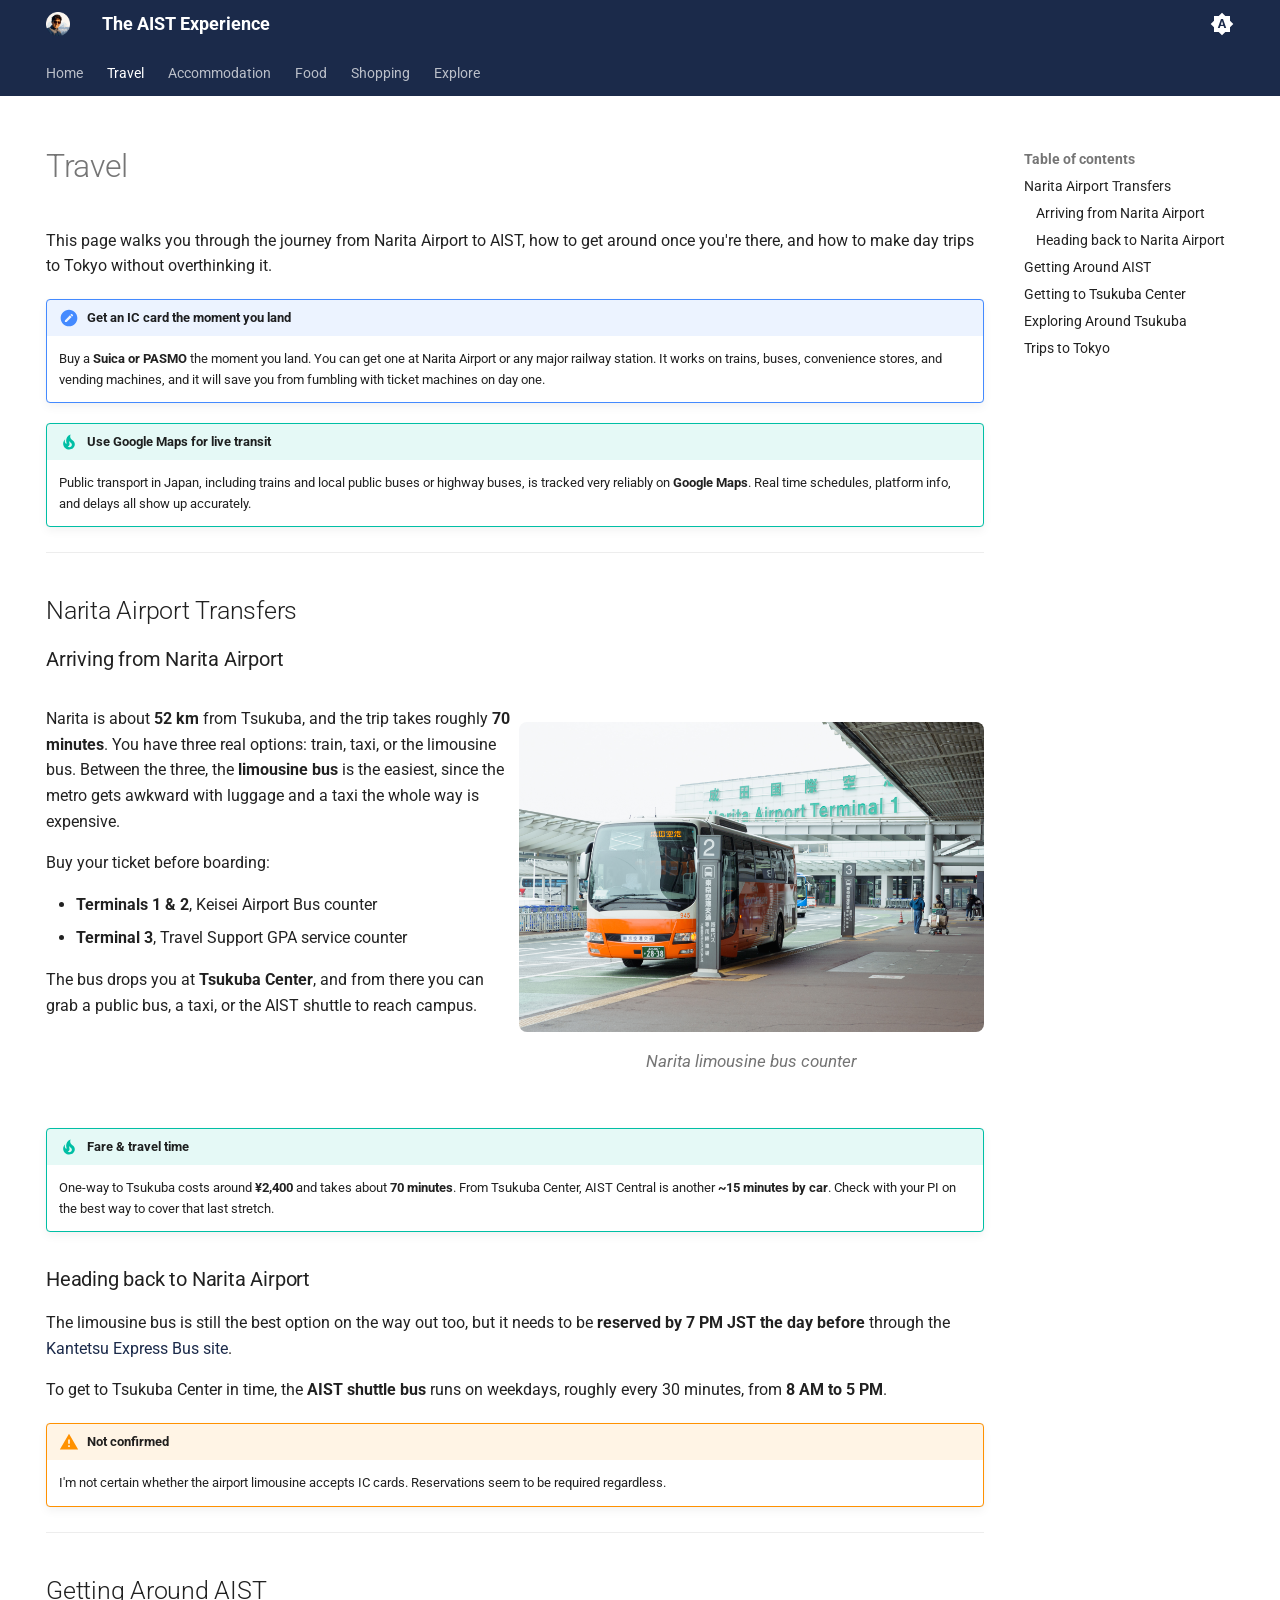
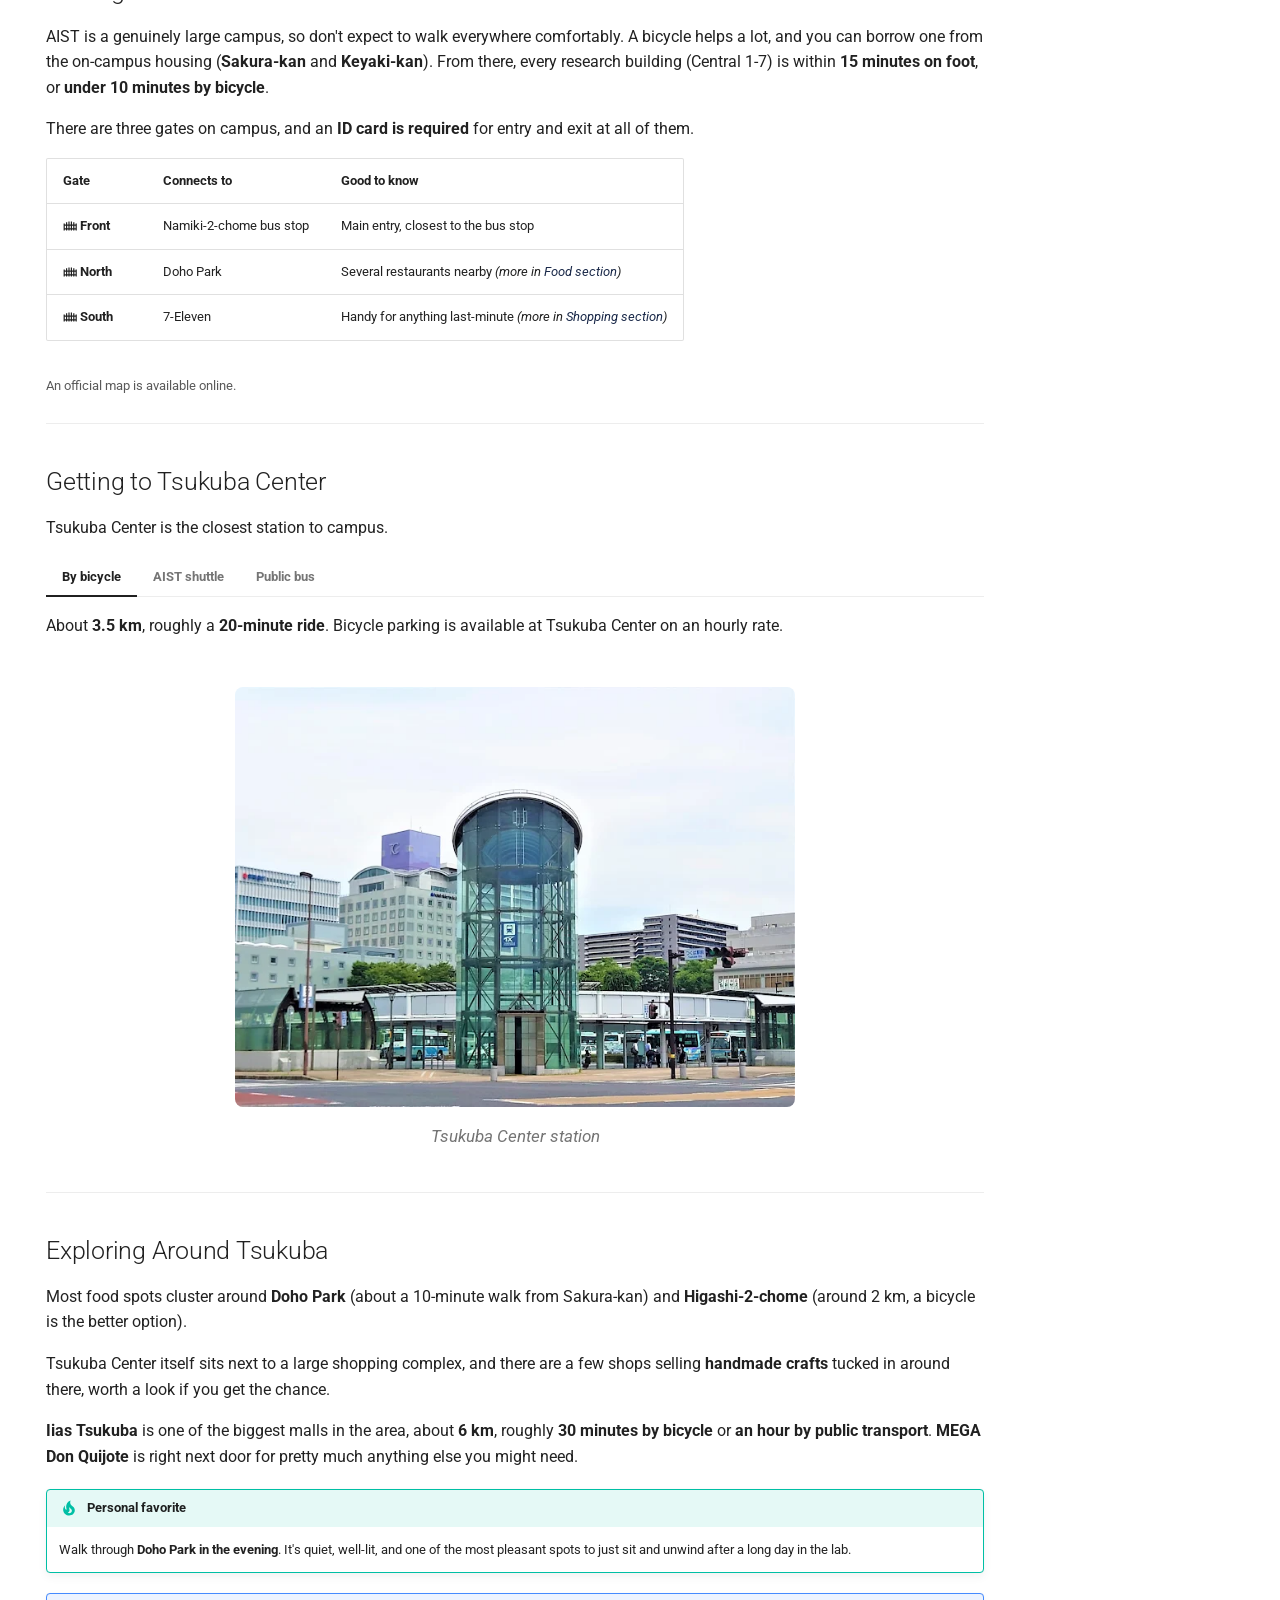
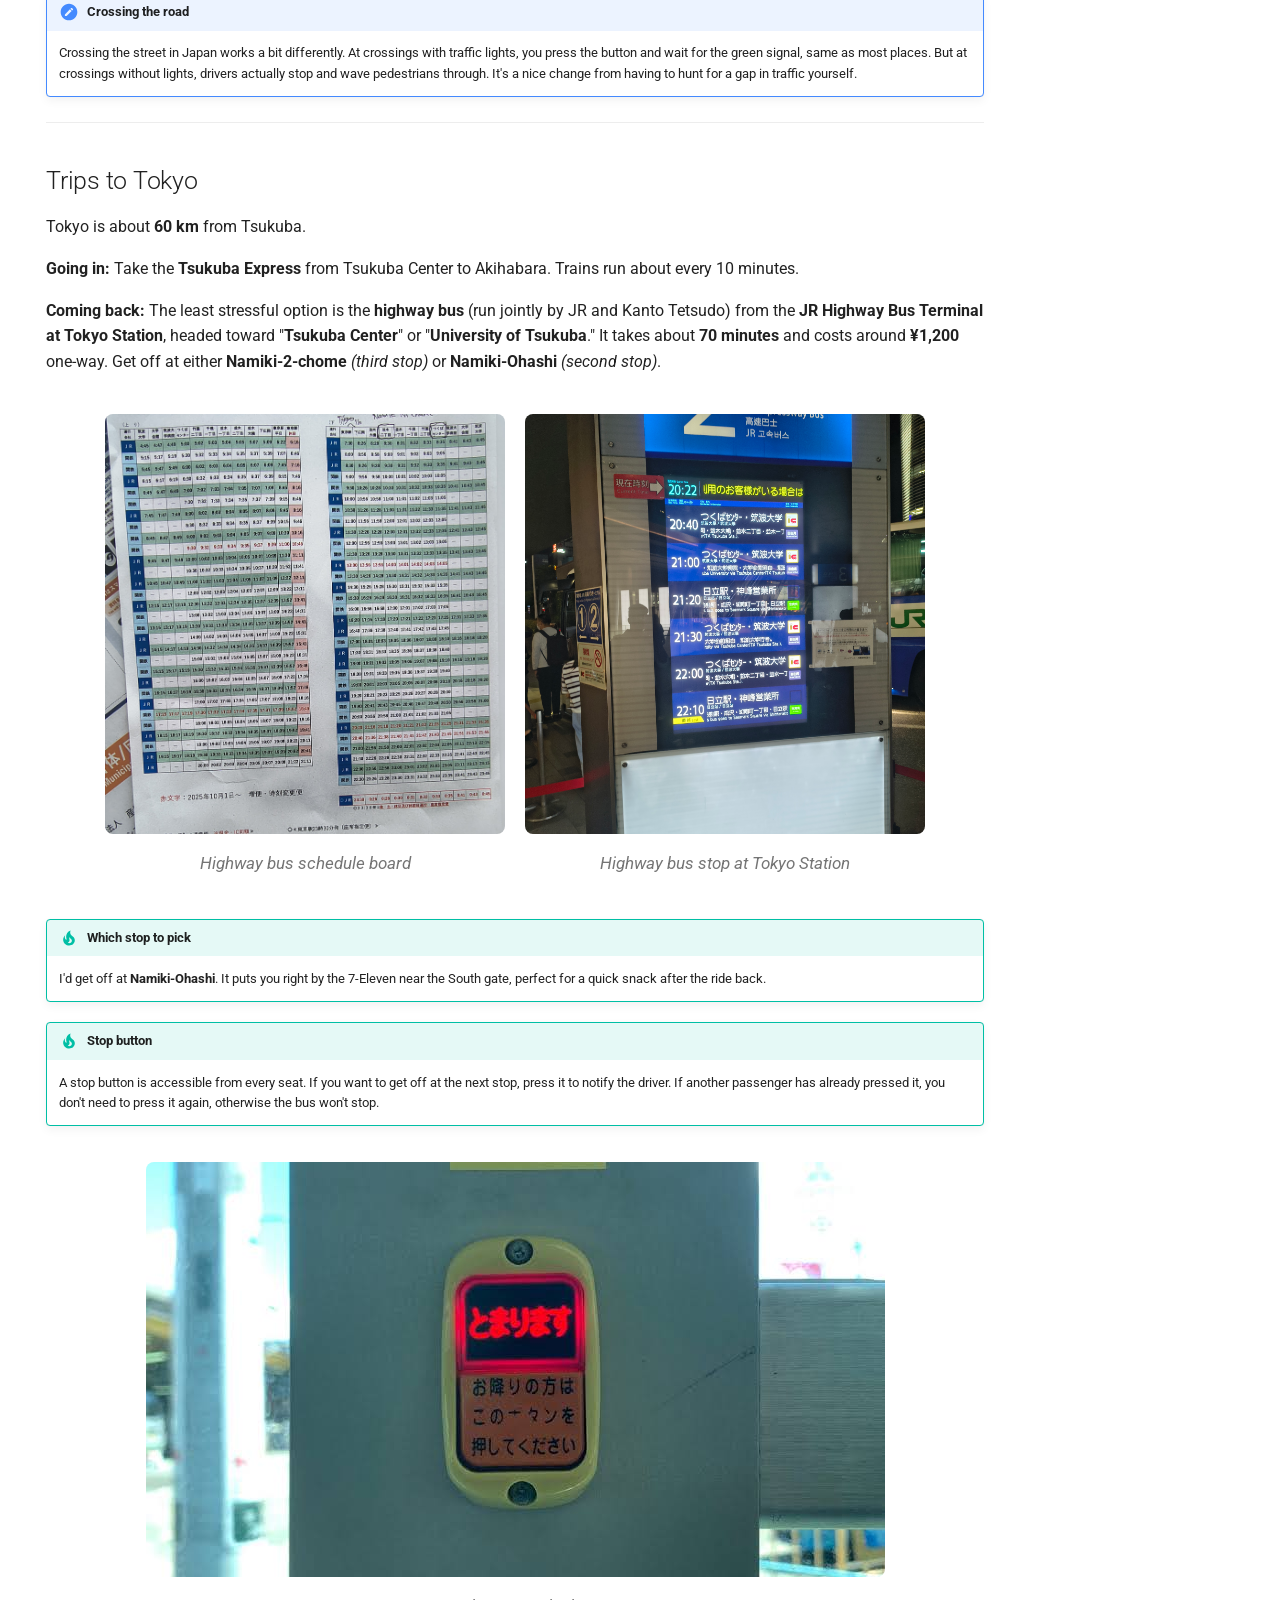
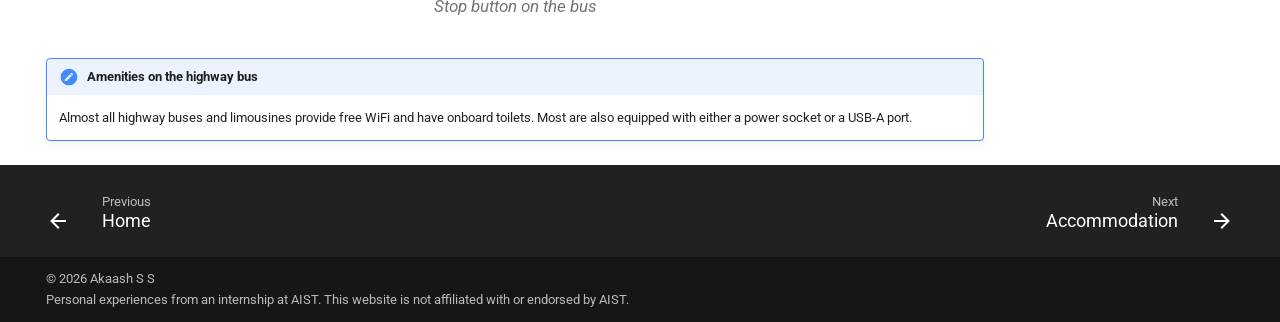
<file: travel/index.html>
<!doctype html>
<html lang="en" class="no-js">
  <head>
    
      <meta charset="utf-8">
      <meta name="viewport" content="width=device-width,initial-scale=1">
      
        <meta name="description" content="A practical guide to living and working at AIST Tsukuba, covering travel, accommodation, food, and everyday life for future interns.">
      
      
      
        <link rel="canonical" href="https://akaashss.github.io/aist-experience/travel/">
      
      
        <link rel="prev" href="..">
      
      
        <link rel="next" href="../accommodation/">
      
      
        
      
      
      <link rel="icon" href="../assets/branding/logo.png">
      <meta name="generator" content="mkdocs-1.6.1, mkdocs-material-9.7.7">
    
    
      
        <title>Travel - The AIST Experience</title>
      
    
    
      <link rel="stylesheet" href="../assets/stylesheets/main.ec1eaa64.min.css">
      
        
        <link rel="stylesheet" href="../assets/stylesheets/palette.ab4e12ef.min.css">
      
      


    
    
      
    
    
      
        
        
        <link rel="preconnect" href="https://fonts.gstatic.com" crossorigin>
        <link rel="stylesheet" href="https://fonts.googleapis.com/css?family=Roboto:300,300i,400,400i,700,700i%7CRoboto+Mono:400,400i,700,700i&display=fallback">
        <style>:root{--md-text-font:"Roboto";--md-code-font:"Roboto Mono"}</style>
      
    
    
      <link rel="stylesheet" href="../stylesheets/extra.css">
    
    <script>__md_scope=new URL("..",location),__md_hash=e=>[...e].reduce(((e,_)=>(e<<5)-e+_.charCodeAt(0)),0),__md_get=(e,_=localStorage,t=__md_scope)=>JSON.parse(_.getItem(t.pathname+"."+e)),__md_set=(e,_,t=localStorage,a=__md_scope)=>{try{t.setItem(a.pathname+"."+e,JSON.stringify(_))}catch(e){}}</script>
    
      
  


  
  

<script id="__analytics">function __md_analytics(){function e(){dataLayer.push(arguments)}window.dataLayer=window.dataLayer||[],e("js",new Date),e("config","G-PRQ18MXV45"),document.addEventListener("DOMContentLoaded",(function(){document.forms.search&&document.forms.search.query.addEventListener("blur",(function(){this.value&&e("event","search",{search_term:this.value})}));document$.subscribe((function(){var t=document.forms.feedback;if(void 0!==t)for(var a of t.querySelectorAll("[type=submit]"))a.addEventListener("click",(function(a){a.preventDefault();var n=document.location.pathname,d=this.getAttribute("data-md-value");e("event","feedback",{page:n,data:d}),t.firstElementChild.disabled=!0;var r=t.querySelector(".md-feedback__note [data-md-value='"+d+"']");r&&(r.hidden=!1)})),t.hidden=!1})),location$.subscribe((function(t){e("config","G-PRQ18MXV45",{page_path:t.pathname})}))}));var t=document.createElement("script");t.async=!0,t.src="https://www.googletagmanager.com/gtag/js?id=G-PRQ18MXV45",document.getElementById("__analytics").insertAdjacentElement("afterEnd",t)}</script>
  
    <script>"undefined"!=typeof __md_analytics&&__md_analytics()</script>
  

    
    
  </head>
  
  
    
    
      
    
    
    
    
    <body dir="ltr" data-md-color-scheme="default" data-md-color-primary="indigo" data-md-color-accent="indigo">
  
    
    <input class="md-toggle" data-md-toggle="drawer" type="checkbox" id="__drawer" autocomplete="off">
    <input class="md-toggle" data-md-toggle="search" type="checkbox" id="__search" autocomplete="off">
    <label class="md-overlay" for="__drawer"></label>
    <div data-md-component="skip">
      
        
        <a href="#travel" class="md-skip">
          Skip to content
        </a>
      
    </div>
    <div data-md-component="announce">
      
    </div>
    
    
      

<header class="md-header" data-md-component="header">
  <nav class="md-header__inner md-grid" aria-label="Header">
    <a href=".." title="The AIST Experience" class="md-header__button md-logo" aria-label="The AIST Experience" data-md-component="logo">
      
  <img src="../assets/branding/logo.png" alt="logo">

    </a>
    <label class="md-header__button md-icon" for="__drawer">
      
      <svg xmlns="http://www.w3.org/2000/svg" viewBox="0 0 24 24"><path d="M3 6h18v2H3zm0 5h18v2H3zm0 5h18v2H3z"/></svg>
    </label>
    <div class="md-header__title" data-md-component="header-title">
      <div class="md-header__ellipsis">
        <div class="md-header__topic">
          <span class="md-ellipsis">
            The AIST Experience
          </span>
        </div>
        <div class="md-header__topic" data-md-component="header-topic">
          <span class="md-ellipsis">
            
              Travel
            
          </span>
        </div>
      </div>
    </div>
    
      
        <form class="md-header__option" data-md-component="palette">
  
    
    
    
    <input class="md-option" data-md-color-media="(prefers-color-scheme)" data-md-color-scheme="default" data-md-color-primary="indigo" data-md-color-accent="indigo"  aria-label="Switch to light mode"  type="radio" name="__palette" id="__palette_0">
    
      <label class="md-header__button md-icon" title="Switch to light mode" for="__palette_1" hidden>
        <svg xmlns="http://www.w3.org/2000/svg" viewBox="0 0 24 24"><path d="m14.3 16-.7-2h-3.2l-.7 2H7.8L11 7h2l3.2 9zM20 8.69V4h-4.69L12 .69 8.69 4H4v4.69L.69 12 4 15.31V20h4.69L12 23.31 15.31 20H20v-4.69L23.31 12zm-9.15 3.96h2.3L12 9z"/></svg>
      </label>
    
  
    
    
    
    <input class="md-option" data-md-color-media="(prefers-color-scheme: light)" data-md-color-scheme="default" data-md-color-primary="custom" data-md-color-accent="custom"  aria-label="Switch to dark mode"  type="radio" name="__palette" id="__palette_1">
    
      <label class="md-header__button md-icon" title="Switch to dark mode" for="__palette_2" hidden>
        <svg xmlns="http://www.w3.org/2000/svg" viewBox="0 0 24 24"><path d="M12 8a4 4 0 0 0-4 4 4 4 0 0 0 4 4 4 4 0 0 0 4-4 4 4 0 0 0-4-4m0 10a6 6 0 0 1-6-6 6 6 0 0 1 6-6 6 6 0 0 1 6 6 6 6 0 0 1-6 6m8-9.31V4h-4.69L12 .69 8.69 4H4v4.69L.69 12 4 15.31V20h4.69L12 23.31 15.31 20H20v-4.69L23.31 12z"/></svg>
      </label>
    
  
    
    
    
    <input class="md-option" data-md-color-media="(prefers-color-scheme: dark)" data-md-color-scheme="slate" data-md-color-primary="custom" data-md-color-accent="custom"  aria-label="Switch to system preference"  type="radio" name="__palette" id="__palette_2">
    
      <label class="md-header__button md-icon" title="Switch to system preference" for="__palette_0" hidden>
        <svg xmlns="http://www.w3.org/2000/svg" viewBox="0 0 24 24"><path d="M12 18c-.89 0-1.74-.2-2.5-.55C11.56 16.5 13 14.42 13 12s-1.44-4.5-3.5-5.45C10.26 6.2 11.11 6 12 6a6 6 0 0 1 6 6 6 6 0 0 1-6 6m8-9.31V4h-4.69L12 .69 8.69 4H4v4.69L.69 12 4 15.31V20h4.69L12 23.31 15.31 20H20v-4.69L23.31 12z"/></svg>
      </label>
    
  
</form>
      
    
    
      <script>var palette=__md_get("__palette");if(palette&&palette.color){if("(prefers-color-scheme)"===palette.color.media){var media=matchMedia("(prefers-color-scheme: light)"),input=document.querySelector(media.matches?"[data-md-color-media='(prefers-color-scheme: light)']":"[data-md-color-media='(prefers-color-scheme: dark)']");palette.color.media=input.getAttribute("data-md-color-media"),palette.color.scheme=input.getAttribute("data-md-color-scheme"),palette.color.primary=input.getAttribute("data-md-color-primary"),palette.color.accent=input.getAttribute("data-md-color-accent")}for(var[key,value]of Object.entries(palette.color))document.body.setAttribute("data-md-color-"+key,value)}</script>
    
    
    
    
  </nav>
  
</header>
    
    <div class="md-container" data-md-component="container">
      
      
        
          
            
<nav class="md-tabs" aria-label="Tabs" data-md-component="tabs">
  <div class="md-grid">
    <ul class="md-tabs__list">
      
        
  
  
  
  
    <li class="md-tabs__item">
      <a href=".." class="md-tabs__link">
        
  
  
    
  
  Home

      </a>
    </li>
  

      
        
  
  
  
    
  
  
    <li class="md-tabs__item md-tabs__item--active">
      <a href="./" class="md-tabs__link">
        
  
  
    
  
  Travel

      </a>
    </li>
  

      
        
  
  
  
  
    <li class="md-tabs__item">
      <a href="../accommodation/" class="md-tabs__link">
        
  
  
    
  
  Accommodation

      </a>
    </li>
  

      
        
  
  
  
  
    <li class="md-tabs__item">
      <a href="../food/" class="md-tabs__link">
        
  
  
    
  
  Food

      </a>
    </li>
  

      
        
  
  
  
  
    <li class="md-tabs__item">
      <a href="../shopping/" class="md-tabs__link">
        
  
  
    
  
  Shopping

      </a>
    </li>
  

      
        
  
  
  
  
    <li class="md-tabs__item">
      <a href="../explore/" class="md-tabs__link">
        
  
  
    
  
  Explore

      </a>
    </li>
  

      
    </ul>
  </div>
</nav>
          
        
      
      <main class="md-main" data-md-component="main">
        <div class="md-main__inner md-grid">
          
            
              
                
              
              <div class="md-sidebar md-sidebar--primary" data-md-component="sidebar" data-md-type="navigation" hidden>
                <div class="md-sidebar__scrollwrap">
                  <div class="md-sidebar__inner">
                    


  


<nav class="md-nav md-nav--primary md-nav--lifted" aria-label="Navigation" data-md-level="0">
  <label class="md-nav__title" for="__drawer">
    <a href=".." title="The AIST Experience" class="md-nav__button md-logo" aria-label="The AIST Experience" data-md-component="logo">
      
  <img src="../assets/branding/logo.png" alt="logo">

    </a>
    The AIST Experience
  </label>
  
  <ul class="md-nav__list" data-md-scrollfix>
    
      
      
  
  
  
  
    <li class="md-nav__item">
      <a href=".." class="md-nav__link">
        
  
  
  <span class="md-ellipsis">
    
  
    Home
  

    
  </span>
  
  

      </a>
    </li>
  

    
      
      
  
  
    
  
  
  
    <li class="md-nav__item md-nav__item--active">
      
      <input class="md-nav__toggle md-toggle" type="checkbox" id="__toc">
      
      
        
      
      
        <label class="md-nav__link md-nav__link--active" for="__toc">
          
  
  
  <span class="md-ellipsis">
    
  
    Travel
  

    
  </span>
  
  

          <span class="md-nav__icon md-icon"></span>
        </label>
      
      <a href="./" class="md-nav__link md-nav__link--active">
        
  
  
  <span class="md-ellipsis">
    
  
    Travel
  

    
  </span>
  
  

      </a>
      
        

<nav class="md-nav md-nav--secondary" aria-label="Table of contents">
  
  
  
    
  
  
    <label class="md-nav__title" for="__toc">
      <span class="md-nav__icon md-icon"></span>
      Table of contents
    </label>
    <ul class="md-nav__list" data-md-component="toc" data-md-scrollfix>
      
        <li class="md-nav__item">
  <a href="#narita-airport-transfers" class="md-nav__link">
    <span class="md-ellipsis">
      
        Narita Airport Transfers
      
    </span>
  </a>
  
    <nav class="md-nav" aria-label="Narita Airport Transfers">
      <ul class="md-nav__list">
        
          <li class="md-nav__item">
  <a href="#arriving-from-narita-airport" class="md-nav__link">
    <span class="md-ellipsis">
      
        Arriving from Narita Airport
      
    </span>
  </a>
  
</li>
        
          <li class="md-nav__item">
  <a href="#heading-back-to-narita-airport" class="md-nav__link">
    <span class="md-ellipsis">
      
        Heading back to Narita Airport
      
    </span>
  </a>
  
</li>
        
      </ul>
    </nav>
  
</li>
      
        <li class="md-nav__item">
  <a href="#getting-around-aist" class="md-nav__link">
    <span class="md-ellipsis">
      
        Getting Around AIST
      
    </span>
  </a>
  
</li>
      
        <li class="md-nav__item">
  <a href="#getting-to-tsukuba-center" class="md-nav__link">
    <span class="md-ellipsis">
      
        Getting to Tsukuba Center
      
    </span>
  </a>
  
</li>
      
        <li class="md-nav__item">
  <a href="#exploring-around-tsukuba" class="md-nav__link">
    <span class="md-ellipsis">
      
        Exploring Around Tsukuba
      
    </span>
  </a>
  
</li>
      
        <li class="md-nav__item">
  <a href="#trips-to-tokyo" class="md-nav__link">
    <span class="md-ellipsis">
      
        Trips to Tokyo
      
    </span>
  </a>
  
</li>
      
    </ul>
  
</nav>
      
    </li>
  

    
      
      
  
  
  
  
    <li class="md-nav__item">
      <a href="../accommodation/" class="md-nav__link">
        
  
  
  <span class="md-ellipsis">
    
  
    Accommodation
  

    
  </span>
  
  

      </a>
    </li>
  

    
      
      
  
  
  
  
    <li class="md-nav__item">
      <a href="../food/" class="md-nav__link">
        
  
  
  <span class="md-ellipsis">
    
  
    Food
  

    
  </span>
  
  

      </a>
    </li>
  

    
      
      
  
  
  
  
    <li class="md-nav__item">
      <a href="../shopping/" class="md-nav__link">
        
  
  
  <span class="md-ellipsis">
    
  
    Shopping
  

    
  </span>
  
  

      </a>
    </li>
  

    
      
      
  
  
  
  
    <li class="md-nav__item">
      <a href="../explore/" class="md-nav__link">
        
  
  
  <span class="md-ellipsis">
    
  
    Explore
  

    
  </span>
  
  

      </a>
    </li>
  

    
  </ul>
</nav>
                  </div>
                </div>
              </div>
            
            
              
                
              
              <div class="md-sidebar md-sidebar--secondary" data-md-component="sidebar" data-md-type="toc" >
                <div class="md-sidebar__scrollwrap">
                  <div class="md-sidebar__inner">
                    

<nav class="md-nav md-nav--secondary" aria-label="Table of contents">
  
  
  
    
  
  
    <label class="md-nav__title" for="__toc">
      <span class="md-nav__icon md-icon"></span>
      Table of contents
    </label>
    <ul class="md-nav__list" data-md-component="toc" data-md-scrollfix>
      
        <li class="md-nav__item">
  <a href="#narita-airport-transfers" class="md-nav__link">
    <span class="md-ellipsis">
      
        Narita Airport Transfers
      
    </span>
  </a>
  
    <nav class="md-nav" aria-label="Narita Airport Transfers">
      <ul class="md-nav__list">
        
          <li class="md-nav__item">
  <a href="#arriving-from-narita-airport" class="md-nav__link">
    <span class="md-ellipsis">
      
        Arriving from Narita Airport
      
    </span>
  </a>
  
</li>
        
          <li class="md-nav__item">
  <a href="#heading-back-to-narita-airport" class="md-nav__link">
    <span class="md-ellipsis">
      
        Heading back to Narita Airport
      
    </span>
  </a>
  
</li>
        
      </ul>
    </nav>
  
</li>
      
        <li class="md-nav__item">
  <a href="#getting-around-aist" class="md-nav__link">
    <span class="md-ellipsis">
      
        Getting Around AIST
      
    </span>
  </a>
  
</li>
      
        <li class="md-nav__item">
  <a href="#getting-to-tsukuba-center" class="md-nav__link">
    <span class="md-ellipsis">
      
        Getting to Tsukuba Center
      
    </span>
  </a>
  
</li>
      
        <li class="md-nav__item">
  <a href="#exploring-around-tsukuba" class="md-nav__link">
    <span class="md-ellipsis">
      
        Exploring Around Tsukuba
      
    </span>
  </a>
  
</li>
      
        <li class="md-nav__item">
  <a href="#trips-to-tokyo" class="md-nav__link">
    <span class="md-ellipsis">
      
        Trips to Tokyo
      
    </span>
  </a>
  
</li>
      
    </ul>
  
</nav>
                  </div>
                </div>
              </div>
            
          
          
            <div class="md-content" data-md-component="content">
              
              <article class="md-content__inner md-typeset">
                
                  
  




<h1 id="travel">Travel</h1>
<p>This page walks you through the journey from Narita Airport to AIST, how to get around once you're there, and how to make day trips to Tokyo without overthinking it.</p>
<div class="admonition note">
<p class="admonition-title">Get an IC card the moment you land</p>
<p>Buy a <strong>Suica or PASMO</strong> the moment you land. You can get one at Narita Airport or any major railway station. It works on trains, buses, convenience stores, and vending machines, and it will save you from fumbling with ticket machines on day one.</p>
</div>
<div class="admonition tip">
<p class="admonition-title">Use Google Maps for live transit</p>
<p>Public transport in Japan, including trains and local public buses or highway buses, is tracked very reliably on <strong>Google Maps</strong>. Real time schedules, platform info, and delays all show up accurately.</p>
</div>
<hr />
<h2 id="narita-airport-transfers">Narita Airport Transfers</h2>
<h3 id="arriving-from-narita-airport">Arriving from Narita Airport</h3>
<div class="grid">
<div>
<p>Narita is about <strong>52 km</strong> from Tsukuba, and the trip takes roughly <strong>70 minutes</strong>. You have three real options: train, taxi, or the limousine bus. Between the three, the <strong>limousine bus</strong> is the easiest, since the metro gets awkward with luggage and a taxi the whole way is expensive.</p>
<p>Buy your ticket before boarding:</p>
<ul>
<li><strong>Terminals 1 &amp; 2</strong>, Keisei Airport Bus counter</li>
<li><strong>Terminal 3</strong>, Travel Support GPA service counter</li>
</ul>
<p>The bus drops you at <strong>Tsukuba Center</strong>, and from there you can grab a public bus, a taxi, or the AIST shuttle to reach campus.</p>
</div>
<div>
<figure class="img-figure">
<p><img alt="Narita Airport limousine bus" loading="lazy" src="../assets/travel/airport.jpg" /></p>
<figcaption>Narita limousine bus counter</figcaption>
</figure>
</div>
</div>
<div class="admonition tip">
<p class="admonition-title">Fare &amp; travel time</p>
<p>One-way to Tsukuba costs around <strong>¥2,400</strong> and takes about <strong>70 minutes</strong>. From Tsukuba Center, AIST Central is another <strong>~15 minutes by car</strong>. Check with your PI on the best way to cover that last stretch.</p>
</div>
<h3 id="heading-back-to-narita-airport">Heading back to Narita Airport</h3>
<p>The limousine bus is still the best option on the way out too, but it needs to be <strong>reserved by 7 PM JST the day before</strong> through the <a href="https://www.kantetsu.co.jp/en/lang/expressbus/tsukuba-nrt" target="_blank">Kantetsu Express Bus site</a>.</p>
<p>To get to Tsukuba Center in time, the <strong>AIST shuttle bus</strong> runs on weekdays, roughly every 30 minutes, from <strong>8 AM to 5 PM</strong>.</p>
<div class="admonition warning">
<p class="admonition-title">Not confirmed</p>
<p>I'm not certain whether the airport limousine accepts IC cards. Reservations seem to be required regardless.</p>
</div>
<hr />
<h2 id="getting-around-aist">Getting Around AIST</h2>
<p>AIST is a genuinely large campus, so don't expect to walk everywhere comfortably. A bicycle helps a lot, and you can borrow one from the on-campus housing (<strong>Sakura-kan</strong> and <strong>Keyaki-kan</strong>). From there, every research building (Central 1-7) is within <strong>15 minutes on foot</strong>, or <strong>under 10 minutes by bicycle</strong>.</p>
<p>There are three gates on campus, and an <strong>ID card is required</strong> for entry and exit at all of them.</p>
<table>
<thead>
<tr>
<th>Gate</th>
<th>Connects to</th>
<th>Good to know</th>
</tr>
</thead>
<tbody>
<tr>
<td><span class="twemoji"><svg xmlns="http://www.w3.org/2000/svg" viewBox="0 0 24 24"><path d="M9 6v5H7V7H5v4H3V9H1v12h2v-2h2v2h2v-2h2v2h2v-2h2v2h2v-2h2v2h2v-2h2v2h2V9h-2v2h-2V7h-2v4h-2V6h-2v5h-2V6zm-6 7h2v4H3zm4 0h2v4H7zm4 0h2v4h-2zm4 0h2v4h-2zm4 0h2v4h-2z"/></svg></span> <strong>Front</strong></td>
<td>Namiki-2-chome bus stop</td>
<td>Main entry, closest to the bus stop</td>
</tr>
<tr>
<td><span class="twemoji"><svg xmlns="http://www.w3.org/2000/svg" viewBox="0 0 24 24"><path d="M9 6v5H7V7H5v4H3V9H1v12h2v-2h2v2h2v-2h2v2h2v-2h2v2h2v-2h2v2h2v-2h2v2h2V9h-2v2h-2V7h-2v4h-2V6h-2v5h-2V6zm-6 7h2v4H3zm4 0h2v4H7zm4 0h2v4h-2zm4 0h2v4h-2zm4 0h2v4h-2z"/></svg></span> <strong>North</strong></td>
<td>Doho Park</td>
<td>Several restaurants nearby <em>(more in <a href="../food/">Food section</a>)</em></td>
</tr>
<tr>
<td><span class="twemoji"><svg xmlns="http://www.w3.org/2000/svg" viewBox="0 0 24 24"><path d="M9 6v5H7V7H5v4H3V9H1v12h2v-2h2v2h2v-2h2v2h2v-2h2v2h2v-2h2v2h2v-2h2v2h2V9h-2v2h-2V7h-2v4h-2V6h-2v5h-2V6zm-6 7h2v4H3zm4 0h2v4H7zm4 0h2v4h-2zm4 0h2v4h-2zm4 0h2v4h-2z"/></svg></span> <strong>South</strong></td>
<td>7-Eleven</td>
<td>Handy for anything last-minute <em>(more in <a href="../shopping/">Shopping section</a>)</em></td>
</tr>
</tbody>
</table>
<p><small>An official map is available online.</small></p>
<hr />
<h2 id="getting-to-tsukuba-center">Getting to Tsukuba Center</h2>
<p>Tsukuba Center is the closest station to campus.</p>
<div class="tabbed-set tabbed-alternate" data-tabs="1:3"><input checked="checked" id="__tabbed_1_1" name="__tabbed_1" type="radio" /><input id="__tabbed_1_2" name="__tabbed_1" type="radio" /><input id="__tabbed_1_3" name="__tabbed_1" type="radio" /><div class="tabbed-labels"><label for="__tabbed_1_1">By bicycle</label><label for="__tabbed_1_2">AIST shuttle</label><label for="__tabbed_1_3">Public bus</label></div>
<div class="tabbed-content">
<div class="tabbed-block">
<p>About <strong>3.5 km</strong>, roughly a <strong>20-minute ride</strong>. Bicycle parking is available at Tsukuba Center on an hourly rate.</p>
</div>
<div class="tabbed-block">
<p>Available on working days.</p>
<p><small>An official schedule is available online.</small></p>
</div>
<div class="tabbed-block">
<p>Catch it from <strong>Namiki-2-chome</strong> (near the Front gate) or <strong>Namiki-Ohashi</strong> (~1 km away from the South gate). Both stops are roughly the same distance from Sakura-kan.</p>
</div>
</div>
</div>
<figure class="img-figure">
<p><img alt="Tsukuba Center" loading="lazy" src="../assets/travel/center.jpg" /></p>
<figcaption>Tsukuba Center station</figcaption>
</figure>
<hr />
<h2 id="exploring-around-tsukuba">Exploring Around Tsukuba</h2>
<p>Most food spots cluster around <strong>Doho Park</strong> (about a 10-minute walk from Sakura-kan) and <strong>Higashi-2-chome</strong> (around 2 km, a bicycle is the better option).</p>
<p>Tsukuba Center itself sits next to a large shopping complex, and there are a few shops selling <strong>handmade crafts</strong> tucked in around there, worth a look if you get the chance.</p>
<p><strong>Iias Tsukuba</strong> is one of the biggest malls in the area, about <strong>6 km</strong>, roughly <strong>30 minutes by bicycle</strong> or <strong>an hour by public transport</strong>. <strong>MEGA Don Quijote</strong> is right next door for pretty much anything else you might need.</p>
<div class="admonition tip">
<p class="admonition-title">Personal favorite</p>
<p>Walk through <strong>Doho Park in the evening</strong>. It's quiet, well-lit, and one of the most pleasant spots to just sit and unwind after a long day in the lab.</p>
</div>
<div class="admonition note">
<p class="admonition-title">Crossing the road</p>
<p>Crossing the street in Japan works a bit differently. At crossings with traffic lights, you press the button and wait for the green signal, same as most places. But at crossings without lights, drivers actually stop and wave pedestrians through. It's a nice change from having to hunt for a gap in traffic yourself.</p>
</div>
<hr />
<h2 id="trips-to-tokyo">Trips to Tokyo</h2>
<p>Tokyo is about <strong>60 km</strong> from Tsukuba.</p>
<p><strong>Going in:</strong> Take the <strong>Tsukuba Express</strong> from Tsukuba Center to Akihabara. Trains run about every 10 minutes.</p>
<p><strong>Coming back:</strong> The least stressful option is the <strong>highway bus</strong> (run jointly by JR and Kanto Tetsudo) from the <strong>JR Highway Bus Terminal at Tokyo Station</strong>, headed toward "<strong>Tsukuba Center</strong>" or "<strong>University of Tsukuba</strong>." It takes about <strong>70 minutes</strong> and costs around <strong>¥1,200</strong> one-way. Get off at either <strong>Namiki-2-chome</strong> <em>(third stop)</em> or <strong>Namiki-Ohashi</strong> <em>(second stop)</em>.</p>
<div class="img-grid">
<figure>
<p><img alt="Highway bus schedule" loading="lazy" src="../assets/travel/jr-schedule.jpg" /></p>
<figcaption>Highway bus schedule board</figcaption>
</figure>
<figure>
<p><img alt="Highway bus stop at Tokyo Station" loading="lazy" src="../assets/travel/jr-stop.jpg" /></p>
<figcaption>Highway bus stop at Tokyo Station</figcaption>
</figure>
</div>
<div class="admonition tip">
<p class="admonition-title">Which stop to pick</p>
<p>I'd get off at <strong>Namiki-Ohashi</strong>. It puts you right by the 7-Eleven near the South gate, perfect for a quick snack after the ride back.</p>
</div>
<div class="admonition tip">
<p class="admonition-title">Stop button</p>
<p>A stop button is accessible from every seat. If you want to get off at the next stop, press it to notify the driver. If another passenger has already pressed it, you don't need to press it again, otherwise the bus won't stop.</p>
</div>
<figure class="img-figure">
<p><img alt="Stop button on the bus" loading="lazy" src="../assets/travel/bus-stop-button.jpg" /></p>
<figcaption>Stop button on the bus</figcaption>
</figure>
<div class="admonition note">
<p class="admonition-title">Amenities on the highway bus</p>
<p>Almost all highway buses and limousines provide free WiFi and have onboard toilets. Most are also equipped with either a power socket or a USB-A port.</p>
</div>







  
  



  


  



                
              </article>
            </div>
          
          
<script>var target=document.getElementById(location.hash.slice(1));target&&target.name&&(target.checked=target.name.startsWith("__tabbed_"))</script>
        </div>
        
          <button type="button" class="md-top md-icon" data-md-component="top" hidden>
  
  <svg xmlns="http://www.w3.org/2000/svg" viewBox="0 0 24 24"><path d="M13 20h-2V8l-5.5 5.5-1.42-1.42L12 4.16l7.92 7.92-1.42 1.42L13 8z"/></svg>
  Back to top
</button>
        
      </main>
      
        <footer class="md-footer">
  
    
      
        
      
      <nav class="md-footer__inner md-grid" aria-label="Footer" >
        
          
          <a href=".." class="md-footer__link md-footer__link--prev" aria-label="Previous: Home">
            <div class="md-footer__button md-icon">
              
              <svg xmlns="http://www.w3.org/2000/svg" viewBox="0 0 24 24"><path d="M20 11v2H8l5.5 5.5-1.42 1.42L4.16 12l7.92-7.92L13.5 5.5 8 11z"/></svg>
            </div>
            <div class="md-footer__title">
              <span class="md-footer__direction">
                Previous
              </span>
              <div class="md-ellipsis">
                Home
              </div>
            </div>
          </a>
        
        
          
          <a href="../accommodation/" class="md-footer__link md-footer__link--next" aria-label="Next: Accommodation">
            <div class="md-footer__title">
              <span class="md-footer__direction">
                Next
              </span>
              <div class="md-ellipsis">
                Accommodation
              </div>
            </div>
            <div class="md-footer__button md-icon">
              
              <svg xmlns="http://www.w3.org/2000/svg" viewBox="0 0 24 24"><path d="M4 11v2h12l-5.5 5.5 1.42 1.42L19.84 12l-7.92-7.92L10.5 5.5 16 11z"/></svg>
            </div>
          </a>
        
      </nav>
    
  
  <div class="md-footer-meta md-typeset">
    <div class="md-footer-meta__inner md-grid">
      <div class="md-copyright">

  <div class="md-copyright__highlight">
    &copy; 2026 Akaash S S<br>
Personal experiences from an internship at AIST. This website is not affiliated with or endorsed by AIST.

  </div>

  <!-- Made with
  <a href="https://squidfunk.github.io/mkdocs-material/" target="_blank" rel="noopener">
    Material for MkDocs
  </a> -->

</div>
      
    </div>
  </div>
</footer>
      
    </div>
    <div class="md-dialog" data-md-component="dialog">
      <div class="md-dialog__inner md-typeset"></div>
    </div>
    
    
    
      
      
      <script id="__config" type="application/json">{"annotate": null, "base": "..", "features": ["navigation.tabs", "navigation.sections", "navigation.instant", "navigation.top", "search.highlight", "content.code.copy", "toc.follow", "header.autohide", "navigation.footer"], "search": "../assets/javascripts/workers/search.2c215733.min.js", "tags": null, "translations": {"clipboard.copied": "Copied to clipboard", "clipboard.copy": "Copy to clipboard", "search.result.more.one": "1 more on this page", "search.result.more.other": "# more on this page", "search.result.none": "No matching documents", "search.result.one": "1 matching document", "search.result.other": "# matching documents", "search.result.placeholder": "Type to start searching", "search.result.term.missing": "Missing", "select.version": "Select version"}, "version": null}</script>
    
    
      <script src="../assets/javascripts/bundle.d7400e89.min.js"></script>
      
    
  </body>
</html>
</file>
<file: stylesheets/extra.css>
.md-typeset img {
  border-radius: 8px;
}

.img-figure {
  margin: 1.2rem 0;
}

.img-figure img {
  width: 100%;
  max-height: 420px;
  object-fit: cover;
  border-radius: 8px;
  display: block;
}

.img-figure figcaption {
  text-align: center;
  font-size: 0.85rem;
  color: var(--md-default-fg-color--light);
  margin-top: 0.5rem;
}

.img-grid {
  display: flex;
  flex-wrap: wrap;
  justify-content: center;
  gap: 1rem;
  margin: 1.2rem 0;
}

.img-grid figure {
  flex: 1 1 260px;
  max-width: 400px;
  margin: 0;
}

.img-grid img {
  width: 100%;
  height: 420px;
  object-fit: cover;
  border-radius: 8px;
  display: block;
}

.img-grid figcaption {
  text-align: center;
  font-size: 0.85rem;
  color: var(--md-default-fg-color--light);
  margin-top: 0.4rem;
}

[data-md-color-primary="custom"] {
  --md-primary-fg-color: #1b2a4a;
  --md-primary-fg-color--light: #33456b;
  --md-primary-fg-color--dark: #101b32;
}

[data-md-color-accent="custom"] {
  --md-accent-fg-color: #e1523d;
  --md-accent-fg-color--transparent: #e1523d1a;
  --md-accent-bg-color: #fff;
  --md-accent-bg-color--light: #fff;
}
</file>
<file: assets/stylesheets/main.ec1eaa64.min.css>
@charset "UTF-8";html{-webkit-text-size-adjust:none;-moz-text-size-adjust:none;text-size-adjust:none;box-sizing:border-box}*,:after,:before{box-sizing:inherit}@media (prefers-reduced-motion){*,:after,:before{transition:none!important}}body{margin:0}a,button,input,label{-webkit-tap-highlight-color:transparent}a{color:inherit;text-decoration:none}hr{border:0;box-sizing:initial;display:block;height:.05rem;overflow:visible;padding:0}small{font-size:80%}sub,sup{line-height:1em}img{border-style:none}table{border-collapse:initial;border-spacing:0}td,th{font-weight:400;vertical-align:top}button{background:#0000;border:0;font-family:inherit;font-size:inherit;margin:0;padding:0}input{border:0;outline:none}:root{--md-primary-fg-color:#4051b5;--md-primary-fg-color--light:#5d6cc0;--md-primary-fg-color--dark:#303fa1;--md-primary-bg-color:#fff;--md-primary-bg-color--light:#ffffffb3;--md-accent-fg-color:#526cfe;--md-accent-fg-color--transparent:#526cfe1a;--md-accent-bg-color:#fff;--md-accent-bg-color--light:#ffffffb3}[data-md-color-scheme=default]{color-scheme:light}[data-md-color-scheme=default] img[src$="#gh-dark-mode-only"],[data-md-color-scheme=default] img[src$="#only-dark"]{display:none}:root,[data-md-color-scheme=default]{--md-hue:225deg;--md-default-fg-color:#000000de;--md-default-fg-color--light:#0000008a;--md-default-fg-color--lighter:#00000052;--md-default-fg-color--lightest:#00000012;--md-default-bg-color:#fff;--md-default-bg-color--light:#ffffffb3;--md-default-bg-color--lighter:#ffffff4d;--md-default-bg-color--lightest:#ffffff1f;--md-code-fg-color:#36464e;--md-code-bg-color:#f5f5f5;--md-code-bg-color--light:#f5f5f5b3;--md-code-bg-color--lighter:#f5f5f54d;--md-code-hl-color:#4287ff;--md-code-hl-color--light:#4287ff1a;--md-code-hl-number-color:#d52a2a;--md-code-hl-special-color:#db1457;--md-code-hl-function-color:#a846b9;--md-code-hl-constant-color:#6e59d9;--md-code-hl-keyword-color:#3f6ec6;--md-code-hl-string-color:#1c7d4d;--md-code-hl-name-color:var(--md-code-fg-color);--md-code-hl-operator-color:var(--md-default-fg-color--light);--md-code-hl-punctuation-color:var(--md-default-fg-color--light);--md-code-hl-comment-color:var(--md-default-fg-color--light);--md-code-hl-generic-color:var(--md-default-fg-color--light);--md-code-hl-variable-color:var(--md-default-fg-color--light);--md-typeset-color:var(--md-default-fg-color);--md-typeset-a-color:var(--md-primary-fg-color);--md-typeset-del-color:#f5503d26;--md-typeset-ins-color:#0bd57026;--md-typeset-kbd-color:#fafafa;--md-typeset-kbd-accent-color:#fff;--md-typeset-kbd-border-color:#b8b8b8;--md-typeset-mark-color:#ffff0080;--md-typeset-table-color:#0000001f;--md-typeset-table-color--light:rgba(0,0,0,.035);--md-admonition-fg-color:var(--md-default-fg-color);--md-admonition-bg-color:var(--md-default-bg-color);--md-warning-fg-color:#000000de;--md-warning-bg-color:#ff9;--md-footer-fg-color:#fff;--md-footer-fg-color--light:#ffffffb3;--md-footer-fg-color--lighter:#ffffff73;--md-footer-bg-color:#000000de;--md-footer-bg-color--dark:#00000052;--md-shadow-z1:0 0.2rem 0.5rem #0000000d,0 0 0.05rem #0000001a;--md-shadow-z2:0 0.2rem 0.5rem #0000001a,0 0 0.05rem #00000040;--md-shadow-z3:0 0.2rem 0.5rem #0003,0 0 0.05rem #00000059}.md-icon svg{fill:currentcolor;display:block;height:1.2rem;width:1.2rem}body{-webkit-font-smoothing:antialiased;-moz-osx-font-smoothing:grayscale;--md-text-font-family:var(--md-text-font,_),-apple-system,BlinkMacSystemFont,Helvetica,Arial,sans-serif;--md-code-font-family:var(--md-code-font,_),SFMono-Regular,Consolas,Menlo,monospace}aside,body,input{font-feature-settings:"kern","liga";color:var(--md-typeset-color);font-family:var(--md-text-font-family)}code,kbd,pre{font-feature-settings:"kern";font-family:var(--md-code-font-family)}:root{--md-typeset-table-sort-icon:url('data:image/svg+xml;charset=utf-8,<svg xmlns="http://www.w3.org/2000/svg" viewBox="0 0 24 24"><path d="m18 21-4-4h3V7h-3l4-4 4 4h-3v10h3M2 19v-2h10v2M2 13v-2h7v2M2 7V5h4v2z"/></svg>');--md-typeset-table-sort-icon--asc:url('data:image/svg+xml;charset=utf-8,<svg xmlns="http://www.w3.org/2000/svg" viewBox="0 0 24 24"><path d="M19 17h3l-4 4-4-4h3V3h2M2 17h10v2H2M6 5v2H2V5m0 6h7v2H2z"/></svg>');--md-typeset-table-sort-icon--desc:url('data:image/svg+xml;charset=utf-8,<svg xmlns="http://www.w3.org/2000/svg" viewBox="0 0 24 24"><path d="M19 7h3l-4-4-4 4h3v14h2M2 17h10v2H2M6 5v2H2V5m0 6h7v2H2z"/></svg>')}.md-typeset{-webkit-print-color-adjust:exact;color-adjust:exact;font-size:.8rem;line-height:1.6;overflow-wrap:break-word}@media print{.md-typeset{font-size:.68rem}}.md-typeset blockquote,.md-typeset dl,.md-typeset figure,.md-typeset ol,.md-typeset pre,.md-typeset ul{margin-bottom:1em;margin-top:1em}.md-typeset h1{color:var(--md-default-fg-color--light);font-size:2em;line-height:1.3;margin:0 0 1.25em}.md-typeset h1,.md-typeset h2{font-weight:300;letter-spacing:-.01em}.md-typeset h2{font-size:1.5625em;line-height:1.4;margin:1.6em 0 .64em}.md-typeset h3{font-size:1.25em;font-weight:400;letter-spacing:-.01em;line-height:1.5;margin:1.6em 0 .8em}.md-typeset h2+h3{margin-top:.8em}.md-typeset h4{font-weight:700;letter-spacing:-.01em;margin:1em 0}.md-typeset h5,.md-typeset h6{color:var(--md-default-fg-color--light);font-size:.8em;font-weight:700;letter-spacing:-.01em;margin:1.25em 0}.md-typeset h5{text-transform:uppercase}.md-typeset h5 code{text-transform:none}.md-typeset hr{border-bottom:.05rem solid var(--md-default-fg-color--lightest);display:flow-root;margin:1.5em 0}.md-typeset a{color:var(--md-typeset-a-color);word-break:break-word}.md-typeset a,.md-typeset a:before{transition:color 125ms}.md-typeset a:focus,.md-typeset a:hover{color:var(--md-accent-fg-color)}.md-typeset a:focus code,.md-typeset a:hover code{background-color:var(--md-accent-fg-color--transparent);color:var(--md-accent-fg-color)}.md-typeset a code{color:var(--md-typeset-a-color)}.md-typeset a.focus-visible{outline-color:var(--md-accent-fg-color);outline-offset:.2rem}.md-typeset code,.md-typeset kbd,.md-typeset pre{color:var(--md-code-fg-color);direction:ltr;font-variant-ligatures:none;transition:background-color 125ms}@media print{.md-typeset code,.md-typeset kbd,.md-typeset pre{white-space:pre-wrap}}.md-typeset code{background-color:var(--md-code-bg-color);border-radius:.1rem;-webkit-box-decoration-break:clone;box-decoration-break:clone;font-size:.85em;padding:0 .2941176471em;transition:color 125ms,background-color 125ms;word-break:break-word}.md-typeset code:not(.focus-visible){-webkit-tap-highlight-color:transparent;outline:none}.md-typeset pre{display:flow-root;line-height:1.4;position:relative}.md-typeset pre>code{-webkit-box-decoration-break:slice;box-decoration-break:slice;box-shadow:none;display:block;margin:0;outline-color:var(--md-accent-fg-color);overflow:auto;padding:.7720588235em 1.1764705882em;scrollbar-color:var(--md-default-fg-color--lighter) #0000;scrollbar-width:thin;touch-action:auto;word-break:normal}.md-typeset pre>code:hover{scrollbar-color:var(--md-accent-fg-color) #0000}.md-typeset pre>code::-webkit-scrollbar{height:.2rem;width:.2rem}.md-typeset pre>code::-webkit-scrollbar-thumb{background-color:var(--md-default-fg-color--lighter)}.md-typeset pre>code::-webkit-scrollbar-thumb:hover{background-color:var(--md-accent-fg-color)}.md-typeset kbd{background-color:var(--md-typeset-kbd-color);border-radius:.1rem;box-shadow:0 .1rem 0 .05rem var(--md-typeset-kbd-border-color),0 .1rem 0 var(--md-typeset-kbd-border-color),0 -.1rem .2rem var(--md-typeset-kbd-accent-color) inset;color:var(--md-default-fg-color);display:inline-block;font-size:.75em;padding:0 .6666666667em;vertical-align:text-top;word-break:break-word}.md-typeset mark{background-color:var(--md-typeset-mark-color);-webkit-box-decoration-break:clone;box-decoration-break:clone;color:inherit;word-break:break-word}.md-typeset abbr{cursor:help;text-decoration:none}.md-typeset [data-preview],.md-typeset abbr{border-bottom:.05rem dotted var(--md-default-fg-color--light)}.md-typeset small{opacity:.75}[dir=ltr] .md-typeset sub,[dir=ltr] .md-typeset sup{margin-left:.078125em}[dir=rtl] .md-typeset sub,[dir=rtl] .md-typeset sup{margin-right:.078125em}[dir=ltr] .md-typeset blockquote{padding-left:.6rem}[dir=rtl] .md-typeset blockquote{padding-right:.6rem}[dir=ltr] .md-typeset blockquote{border-left:.2rem solid var(--md-default-fg-color--lighter)}[dir=rtl] .md-typeset blockquote{border-right:.2rem solid var(--md-default-fg-color--lighter)}.md-typeset blockquote{color:var(--md-default-fg-color--light);margin-left:0;margin-right:0}.md-typeset ul{list-style-type:disc}.md-typeset ul[type]{list-style-type:revert-layer}[dir=ltr] .md-typeset ol,[dir=ltr] .md-typeset ul{margin-left:.625em}[dir=rtl] .md-typeset ol,[dir=rtl] .md-typeset ul{margin-right:.625em}.md-typeset ol,.md-typeset ul{padding:0}.md-typeset ol:not([hidden]),.md-typeset ul:not([hidden]){display:flow-root}.md-typeset ol ol,.md-typeset ul ol{list-style-type:lower-alpha}.md-typeset ol ol ol,.md-typeset ul ol ol{list-style-type:lower-roman}.md-typeset ol ol ol ol,.md-typeset ul ol ol ol{list-style-type:upper-alpha}.md-typeset ol ol ol ol ol,.md-typeset ul ol ol ol ol{list-style-type:upper-roman}.md-typeset ol[type],.md-typeset ul[type]{list-style-type:revert-layer}[dir=ltr] .md-typeset ol li,[dir=ltr] .md-typeset ul li{margin-left:1.25em}[dir=rtl] .md-typeset ol li,[dir=rtl] .md-typeset ul li{margin-right:1.25em}.md-typeset ol li,.md-typeset ul li{margin-bottom:.5em}.md-typeset ol li blockquote,.md-typeset ol li p,.md-typeset ul li blockquote,.md-typeset ul li p{margin:.5em 0}.md-typeset ol li:last-child,.md-typeset ul li:last-child{margin-bottom:0}[dir=ltr] .md-typeset ol li ol,[dir=ltr] .md-typeset ol li ul,[dir=ltr] .md-typeset ul li ol,[dir=ltr] .md-typeset ul li ul{margin-left:.625em}[dir=rtl] .md-typeset ol li ol,[dir=rtl] .md-typeset ol li ul,[dir=rtl] .md-typeset ul li ol,[dir=rtl] .md-typeset ul li ul{margin-right:.625em}.md-typeset ol li ol,.md-typeset ol li ul,.md-typeset ul li ol,.md-typeset ul li ul{margin-bottom:.5em;margin-top:.5em}[dir=ltr] .md-typeset dd{margin-left:1.875em}[dir=rtl] .md-typeset dd{margin-right:1.875em}.md-typeset dd{margin-bottom:1.5em;margin-top:1em}.md-typeset img,.md-typeset svg,.md-typeset video{height:auto;max-width:100%}.md-typeset img[align=left]{margin:1em 1em 1em 0}.md-typeset img[align=right]{margin:1em 0 1em 1em}.md-typeset img[align]:only-child{margin-top:0}.md-typeset figure{display:flow-root;margin:1em auto;max-width:100%;text-align:center;width:fit-content}.md-typeset figure img{display:block;margin:0 auto}.md-typeset figcaption{font-style:italic;margin:1em auto;max-width:24rem}.md-typeset iframe{max-width:100%}.md-typeset table:not([class]){background-color:var(--md-default-bg-color);border:.05rem solid var(--md-typeset-table-color);border-radius:.1rem;display:inline-block;font-size:.64rem;max-width:100%;overflow:auto;touch-action:auto}@media print{.md-typeset table:not([class]){display:table}}.md-typeset table:not([class])+*{margin-top:1.5em}.md-typeset table:not([class]) td>:first-child,.md-typeset table:not([class]) th>:first-child{margin-top:0}.md-typeset table:not([class]) td>:last-child,.md-typeset table:not([class]) th>:last-child{margin-bottom:0}.md-typeset table:not([class]) td:not([align]),.md-typeset table:not([class]) th:not([align]){text-align:left}[dir=rtl] .md-typeset table:not([class]) td:not([align]),[dir=rtl] .md-typeset table:not([class]) th:not([align]){text-align:right}.md-typeset table:not([class]) th{font-weight:700;min-width:5rem;padding:.9375em 1.25em;vertical-align:top}.md-typeset table:not([class]) td{border-top:.05rem solid var(--md-typeset-table-color);padding:.9375em 1.25em;vertical-align:top}.md-typeset table:not([class]) tbody tr{transition:background-color 125ms}.md-typeset table:not([class]) tbody tr:hover{background-color:var(--md-typeset-table-color--light);box-shadow:0 .05rem 0 var(--md-default-bg-color) inset}.md-typeset table:not([class]) a{word-break:normal}.md-typeset table th[role=columnheader]{cursor:pointer}[dir=ltr] .md-typeset table th[role=columnheader]:after{margin-left:.5em}[dir=rtl] .md-typeset table th[role=columnheader]:after{margin-right:.5em}.md-typeset table th[role=columnheader]:after{content:"";display:inline-block;height:1.2em;-webkit-mask-image:var(--md-typeset-table-sort-icon);mask-image:var(--md-typeset-table-sort-icon);-webkit-mask-repeat:no-repeat;mask-repeat:no-repeat;-webkit-mask-size:contain;mask-size:contain;transition:background-color 125ms;vertical-align:text-bottom;width:1.2em}.md-typeset table th[role=columnheader]:hover:after{background-color:var(--md-default-fg-color--lighter)}.md-typeset table th[role=columnheader][aria-sort=ascending]:after{background-color:var(--md-default-fg-color--light);-webkit-mask-image:var(--md-typeset-table-sort-icon--asc);mask-image:var(--md-typeset-table-sort-icon--asc)}.md-typeset table th[role=columnheader][aria-sort=descending]:after{background-color:var(--md-default-fg-color--light);-webkit-mask-image:var(--md-typeset-table-sort-icon--desc);mask-image:var(--md-typeset-table-sort-icon--desc)}.md-typeset__scrollwrap{margin:1em -.8rem;overflow-x:auto;touch-action:auto}.md-typeset__table{display:inline-block;margin-bottom:.5em;padding:0 .8rem}@media print{.md-typeset__table{display:block}}html .md-typeset__table table{display:table;margin:0;overflow:hidden;width:100%}@media screen and (max-width:44.984375em){.md-content__inner>pre{margin:1em -.8rem}.md-content__inner>pre code{border-radius:0}}.md-typeset .md-author{border-radius:100%;display:block;flex-shrink:0;height:1.6rem;overflow:hidden;position:relative;transition:color 125ms,transform 125ms;width:1.6rem}.md-typeset .md-author img{display:block}.md-typeset .md-author--more{background:var(--md-default-fg-color--lightest);color:var(--md-default-fg-color--lighter);font-size:.6rem;font-weight:700;line-height:1.6rem;text-align:center}.md-typeset .md-author--long{height:2.4rem;width:2.4rem}.md-typeset a.md-author{transform:scale(1)}.md-typeset a.md-author img{border-radius:100%;filter:grayscale(100%) opacity(75%);transition:filter 125ms}.md-typeset a.md-author:focus,.md-typeset a.md-author:hover{transform:scale(1.1);z-index:1}.md-typeset a.md-author:focus img,.md-typeset a.md-author:hover img{filter:grayscale(0)}.md-banner{background-color:var(--md-footer-bg-color);color:var(--md-footer-fg-color);overflow:auto}@media print{.md-banner{display:none}}.md-banner--warning{background-color:var(--md-warning-bg-color);color:var(--md-warning-fg-color)}.md-banner__inner{font-size:.7rem;margin:.6rem auto;padding:0 .8rem}[dir=ltr] .md-banner__button{float:right}[dir=rtl] .md-banner__button{float:left}.md-banner__button{color:inherit;cursor:pointer;transition:opacity .25s}.no-js .md-banner__button{display:none}.md-banner__button:hover{opacity:.7}html{font-size:125%;height:100%;overflow-x:hidden}@media screen and (min-width:100em){html{font-size:137.5%}}@media screen and (min-width:125em){html{font-size:150%}}body{background-color:var(--md-default-bg-color);display:flex;flex-direction:column;font-size:.5rem;min-height:100%;position:relative;width:100%}@media print{body{display:block}}@media screen and (max-width:59.984375em){body[data-md-scrolllock]{position:fixed}}.md-grid{margin-left:auto;margin-right:auto;max-width:61rem}.md-container{display:flex;flex-direction:column;flex-grow:1}@media print{.md-container{display:block}}.md-main{flex-grow:1}.md-main__inner{display:flex;height:100%;margin-top:1.5rem}.md-ellipsis{overflow:hidden;text-overflow:ellipsis}.md-toggle{display:none}.md-option{height:0;opacity:0;position:absolute;width:0}.md-option:checked+label:not([hidden]){display:block}.md-option.focus-visible+label{outline-color:var(--md-accent-fg-color);outline-style:auto}.md-skip{background-color:var(--md-default-fg-color);border-radius:.1rem;color:var(--md-default-bg-color);font-size:.64rem;margin:.5rem;opacity:0;outline-color:var(--md-accent-fg-color);padding:.3rem .5rem;position:fixed;transform:translateY(.4rem);z-index:-1}.md-skip:focus{opacity:1;transform:translateY(0);transition:transform .25s cubic-bezier(.4,0,.2,1),opacity 175ms 75ms;z-index:10}@page{margin:25mm}:root{--md-clipboard-icon:url('data:image/svg+xml;charset=utf-8,<svg xmlns="http://www.w3.org/2000/svg" viewBox="0 0 24 24"><path d="M19 21H8V7h11m0-2H8a2 2 0 0 0-2 2v14a2 2 0 0 0 2 2h11a2 2 0 0 0 2-2V7a2 2 0 0 0-2-2m-3-4H4a2 2 0 0 0-2 2v14h2V3h12z"/></svg>')}.md-clipboard{border-radius:.1rem;color:var(--md-default-fg-color--lightest);cursor:pointer;height:1.5em;outline-color:var(--md-accent-fg-color);outline-offset:.1rem;transition:color .25s;width:1.5em;z-index:1}@media print{.md-clipboard{display:none}}.md-clipboard:not(.focus-visible){-webkit-tap-highlight-color:transparent;outline:none}:hover>.md-clipboard{color:var(--md-default-fg-color--light)}.md-clipboard:focus,.md-clipboard:hover{color:var(--md-accent-fg-color)}.md-clipboard:after{background-color:currentcolor;content:"";display:block;height:1.125em;margin:0 auto;-webkit-mask-image:var(--md-clipboard-icon);mask-image:var(--md-clipboard-icon);-webkit-mask-position:center;mask-position:center;-webkit-mask-repeat:no-repeat;mask-repeat:no-repeat;-webkit-mask-size:contain;mask-size:contain;width:1.125em}.md-clipboard--inline{cursor:pointer}.md-clipboard--inline code{transition:color .25s,background-color .25s}.md-clipboard--inline:focus code,.md-clipboard--inline:hover code{background-color:var(--md-accent-fg-color--transparent);color:var(--md-accent-fg-color)}:root{--md-code-select-icon:url('data:image/svg+xml;charset=utf-8,<svg xmlns="http://www.w3.org/2000/svg" viewBox="0 0 24 24"><path d="M19 19h-4v2h4c1.1 0 2-.9 2-2v-4h-2m0-12h-4v2h4v4h2V5c0-1.1-.9-2-2-2M5 5h4V3H5c-1.1 0-2 .9-2 2v4h2m0 6H3v4c0 1.1.9 2 2 2h4v-2H5zm2-4h2v2H7zm4 0h2v2h-2zm4 0h2v2h-2zM7 7h2v2H7zm4 0h2v2h-2zm4 0h2v2h-2zm-8 8h2v2H7zm4 0h2v2h-2zm4 0h2v2h-2z"/></svg>');--md-code-copy-icon:url('data:image/svg+xml;charset=utf-8,<svg xmlns="http://www.w3.org/2000/svg" viewBox="0 0 24 24"><path d="M19 21H8V7h11m0-2H8a2 2 0 0 0-2 2v14a2 2 0 0 0 2 2h11a2 2 0 0 0 2-2V7a2 2 0 0 0-2-2m-3-4H4a2 2 0 0 0-2 2v14h2V3h12z"/></svg>')}.md-typeset .md-code__content{display:grid}.md-code__nav{background-color:var(--md-code-bg-color--lighter);border-radius:.1rem;display:flex;gap:.2rem;padding:.2rem;position:absolute;right:.25em;top:.25em;transition:background-color .25s;z-index:1}:hover>.md-code__nav{background-color:var(--md-code-bg-color--light)}.md-code__button{color:var(--md-default-fg-color--lightest);cursor:pointer;display:block;height:1.5em;outline-color:var(--md-accent-fg-color);outline-offset:.1rem;transition:color .25s;width:1.5em}:hover>*>.md-code__button{color:var(--md-default-fg-color--light)}.md-code__button.focus-visible,.md-code__button:hover{color:var(--md-accent-fg-color)}.md-code__button--active{color:var(--md-default-fg-color)!important}.md-code__button:after{background-color:currentcolor;content:"";display:block;height:1.125em;margin:0 auto;-webkit-mask-position:center;mask-position:center;-webkit-mask-repeat:no-repeat;mask-repeat:no-repeat;-webkit-mask-size:contain;mask-size:contain;width:1.125em}.md-code__button[data-md-type=select]:after{-webkit-mask-image:var(--md-code-select-icon);mask-image:var(--md-code-select-icon)}.md-code__button[data-md-type=copy]:after{-webkit-mask-image:var(--md-code-copy-icon);mask-image:var(--md-code-copy-icon)}@keyframes consent{0%{opacity:0;transform:translateY(100%)}to{opacity:1;transform:translateY(0)}}@keyframes overlay{0%{opacity:0}to{opacity:1}}.md-consent__overlay{animation:overlay .25s both;-webkit-backdrop-filter:blur(.1rem);backdrop-filter:blur(.1rem);background-color:#0000008a;height:100%;opacity:1;position:fixed;top:0;width:100%;z-index:5}.md-consent__inner{animation:consent .5s cubic-bezier(.1,.7,.1,1) both;background-color:var(--md-default-bg-color);border:0;border-radius:.1rem;bottom:0;box-shadow:0 0 .2rem #0000001a,0 .2rem .4rem #0003;max-height:100%;overflow:auto;padding:0;position:fixed;width:100%;z-index:5}.md-consent__form{padding:.8rem}.md-consent__settings{display:none;margin:1em 0}input:checked+.md-consent__settings{display:block}.md-consent__controls{margin-bottom:.8rem}.md-typeset .md-consent__controls .md-button{display:inline}@media screen and (max-width:44.984375em){.md-typeset .md-consent__controls .md-button{display:block;margin-top:.4rem;text-align:center;width:100%}}.md-consent label{cursor:pointer}.md-content{flex-grow:1;min-width:0}.md-content__inner{margin:0 .8rem 1.2rem;padding-top:.6rem}@media screen and (min-width:76.25em){[dir=ltr] .md-sidebar--primary:not([hidden])~.md-content>.md-content__inner{margin-left:1.2rem}[dir=ltr] .md-sidebar--secondary:not([hidden])~.md-content>.md-content__inner,[dir=rtl] .md-sidebar--primary:not([hidden])~.md-content>.md-content__inner{margin-right:1.2rem}[dir=rtl] .md-sidebar--secondary:not([hidden])~.md-content>.md-content__inner{margin-left:1.2rem}}.md-content__inner:before{content:"";display:block;height:.4rem}.md-content__inner>:last-child{margin-bottom:0}[dir=ltr] .md-content__button{float:right}[dir=rtl] .md-content__button{float:left}[dir=ltr] .md-content__button{margin-left:.4rem}[dir=rtl] .md-content__button{margin-right:.4rem}.md-content__button{margin:.4rem 0;padding:0}@media print{.md-content__button{display:none}}.md-typeset .md-content__button{color:var(--md-default-fg-color--lighter)}.md-content__button svg{display:inline;vertical-align:top}[dir=rtl] .md-content__button svg{transform:scaleX(-1)}[dir=ltr] .md-dialog{right:.8rem}[dir=rtl] .md-dialog{left:.8rem}.md-dialog{background-color:var(--md-default-fg-color);border-radius:.1rem;bottom:.8rem;box-shadow:var(--md-shadow-z3);min-width:11.1rem;opacity:0;padding:.4rem .6rem;pointer-events:none;position:fixed;transform:translateY(100%);transition:transform 0ms .4s,opacity .4s;z-index:4}@media print{.md-dialog{display:none}}.md-dialog--active{opacity:1;pointer-events:auto;transform:translateY(0);transition:transform .4s cubic-bezier(.075,.85,.175,1),opacity .4s}.md-dialog__inner{color:var(--md-default-bg-color);font-size:.7rem}.md-feedback{margin:2em 0 1em;text-align:center}.md-feedback fieldset{border:none;margin:0;padding:0}.md-feedback__title{font-weight:700;margin:1em auto}.md-feedback__inner{position:relative}.md-feedback__list{display:flex;flex-wrap:wrap;place-content:baseline center;position:relative}.md-feedback__list:hover .md-icon:not(:disabled){color:var(--md-default-fg-color--lighter)}:disabled .md-feedback__list{min-height:1.8rem}.md-feedback__icon{color:var(--md-default-fg-color--light);cursor:pointer;flex-shrink:0;margin:0 .1rem;transition:color 125ms}.md-feedback__icon:not(:disabled).md-icon:hover{color:var(--md-accent-fg-color)}.md-feedback__icon:disabled{color:var(--md-default-fg-color--lightest);pointer-events:none}.md-feedback__note{opacity:0;position:relative;transform:translateY(.4rem);transition:transform .4s cubic-bezier(.1,.7,.1,1),opacity .15s}.md-feedback__note>*{margin:0 auto;max-width:16rem}:disabled .md-feedback__note{opacity:1;transform:translateY(0)}@media print{.md-feedback{display:none}}.md-footer{background-color:var(--md-footer-bg-color);color:var(--md-footer-fg-color)}@media print{.md-footer{display:none}}.md-footer__inner{justify-content:space-between;overflow:auto;padding:.2rem}.md-footer__inner:not([hidden]){display:flex}.md-footer__link{align-items:end;display:flex;flex-grow:0.01;margin-bottom:.4rem;margin-top:1rem;max-width:100%;outline-color:var(--md-accent-fg-color);overflow:hidden;transition:opacity .25s}.md-footer__link:focus,.md-footer__link:hover{opacity:.7}[dir=rtl] .md-footer__link svg{transform:scaleX(-1)}@media screen and (max-width:44.984375em){.md-footer__link--prev{flex-shrink:0}.md-footer__link--prev .md-footer__title{display:none}}[dir=ltr] .md-footer__link--next{margin-left:auto}[dir=rtl] .md-footer__link--next{margin-right:auto}.md-footer__link--next{text-align:right}[dir=rtl] .md-footer__link--next{text-align:left}.md-footer__title{flex-grow:1;font-size:.9rem;margin-bottom:.7rem;max-width:calc(100% - 2.4rem);padding:0 1rem;white-space:nowrap}.md-footer__button{margin:.2rem;padding:.4rem}.md-footer__direction{font-size:.64rem;opacity:.7}.md-footer-meta{background-color:var(--md-footer-bg-color--dark)}.md-footer-meta__inner{display:flex;flex-wrap:wrap;justify-content:space-between;padding:.2rem}html .md-footer-meta.md-typeset a{color:var(--md-footer-fg-color--light)}html .md-footer-meta.md-typeset a:focus,html .md-footer-meta.md-typeset a:hover{color:var(--md-footer-fg-color)}.md-copyright{color:var(--md-footer-fg-color--lighter);font-size:.64rem;margin:auto .6rem;padding:.4rem 0;width:100%}@media screen and (min-width:45em){.md-copyright{width:auto}}.md-copyright__highlight{color:var(--md-footer-fg-color--light)}.md-social{display:inline-flex;gap:.2rem;margin:0 .4rem;padding:.2rem 0 .6rem}@media screen and (min-width:45em){.md-social{padding:.6rem 0}}.md-social__link{display:inline-block;height:1.6rem;text-align:center;width:1.6rem}.md-social__link:before{line-height:1.9}.md-social__link svg{fill:currentcolor;max-height:.8rem;vertical-align:-25%}.md-typeset .md-button{border:.1rem solid;border-radius:.1rem;color:var(--md-primary-fg-color);cursor:pointer;display:inline-block;font-weight:700;padding:.625em 2em;transition:color 125ms,background-color 125ms,border-color 125ms}.md-typeset .md-button--primary{background-color:var(--md-primary-fg-color);border-color:var(--md-primary-fg-color);color:var(--md-primary-bg-color)}.md-typeset .md-button:focus,.md-typeset .md-button:hover{background-color:var(--md-accent-fg-color);border-color:var(--md-accent-fg-color);color:var(--md-accent-bg-color)}[dir=ltr] .md-typeset .md-input{border-top-left-radius:.1rem}[dir=ltr] .md-typeset .md-input,[dir=rtl] .md-typeset .md-input{border-top-right-radius:.1rem}[dir=rtl] .md-typeset .md-input{border-top-left-radius:.1rem}.md-typeset .md-input{border-bottom:.1rem solid var(--md-default-fg-color--lighter);box-shadow:var(--md-shadow-z1);font-size:.8rem;height:1.8rem;padding:0 .6rem;transition:border .25s,box-shadow .25s}.md-typeset .md-input:focus,.md-typeset .md-input:hover{border-bottom-color:var(--md-accent-fg-color);box-shadow:var(--md-shadow-z2)}.md-typeset .md-input--stretch{width:100%}.md-header{background-color:var(--md-primary-fg-color);box-shadow:0 0 .2rem #0000,0 .2rem .4rem #0000;color:var(--md-primary-bg-color);display:block;left:0;position:sticky;right:0;top:0;z-index:4}@media print{.md-header{display:none}}.md-header[hidden]{transform:translateY(-100%);transition:transform .25s cubic-bezier(.8,0,.6,1),box-shadow .25s}.md-header--shadow{box-shadow:0 0 .2rem #0000001a,0 .2rem .4rem #0003;transition:transform .25s cubic-bezier(.1,.7,.1,1),box-shadow .25s}.md-header__inner{align-items:center;display:flex;padding:0 .2rem}.md-header__button{color:currentcolor;cursor:pointer;margin:.2rem;outline-color:var(--md-accent-fg-color);padding:.4rem;position:relative;transition:opacity .25s;vertical-align:middle;z-index:1}.md-header__button:hover{opacity:.7}.md-header__button:not([hidden]){display:inline-block}.md-header__button:not(.focus-visible){-webkit-tap-highlight-color:transparent;outline:none}.md-header__button.md-logo{margin:.2rem;padding:.4rem}@media screen and (max-width:76.234375em){.md-header__button.md-logo{display:none}}.md-header__button.md-logo img,.md-header__button.md-logo svg{fill:currentcolor;display:block;height:1.2rem;width:auto}@media screen and (min-width:60em){.md-header__button[for=__search]{display:none}}.no-js .md-header__button[for=__search]{display:none}[dir=rtl] .md-header__button[for=__search] svg{transform:scaleX(-1)}@media screen and (min-width:76.25em){.md-header__button[for=__drawer]{display:none}}.md-header__topic{display:flex;max-width:100%;position:absolute;transition:transform .4s cubic-bezier(.1,.7,.1,1),opacity .15s;white-space:nowrap}.md-header__topic+.md-header__topic{opacity:0;pointer-events:none;transform:translateX(1.25rem);transition:transform .4s cubic-bezier(1,.7,.1,.1),opacity .15s;z-index:-1}[dir=rtl] .md-header__topic+.md-header__topic{transform:translateX(-1.25rem)}.md-header__topic:first-child{font-weight:700}[dir=ltr] .md-header__title{margin-left:1rem;margin-right:.4rem}[dir=rtl] .md-header__title{margin-left:.4rem;margin-right:1rem}.md-header__title{flex-grow:1;font-size:.9rem;height:2.4rem;line-height:2.4rem}.md-header__title--active .md-header__topic{opacity:0;pointer-events:none;transform:translateX(-1.25rem);transition:transform .4s cubic-bezier(1,.7,.1,.1),opacity .15s;z-index:-1}[dir=rtl] .md-header__title--active .md-header__topic{transform:translateX(1.25rem)}.md-header__title--active .md-header__topic+.md-header__topic{opacity:1;pointer-events:auto;transform:translateX(0);transition:transform .4s cubic-bezier(.1,.7,.1,1),opacity .15s;z-index:0}.md-header__title>.md-header__ellipsis{height:100%;position:relative;width:100%}.md-header__option{display:flex;flex-shrink:0;max-width:100%;transition:max-width 0ms .25s,opacity .25s .25s;white-space:nowrap}[data-md-toggle=search]:checked~.md-header .md-header__option{max-width:0;opacity:0;transition:max-width 0ms,opacity 0ms}.md-header__option>input{bottom:0}.md-header__source{display:none}@media screen and (min-width:60em){[dir=ltr] .md-header__source{margin-left:1rem}[dir=rtl] .md-header__source{margin-right:1rem}.md-header__source{display:block;max-width:11.7rem;width:11.7rem}}@media screen and (min-width:76.25em){[dir=ltr] .md-header__source{margin-left:1.4rem}[dir=rtl] .md-header__source{margin-right:1.4rem}}.md-meta{color:var(--md-default-fg-color--light);font-size:.7rem;line-height:1.3}.md-meta__list{display:inline-flex;flex-wrap:wrap;list-style:none;margin:0;padding:0}.md-meta__item:not(:last-child):after{content:"·";margin-left:.2rem;margin-right:.2rem}.md-meta__link{color:var(--md-typeset-a-color)}.md-meta__link:focus,.md-meta__link:hover{color:var(--md-accent-fg-color)}.md-draft{background-color:#ff1744;border-radius:.125em;color:#fff;display:inline-block;font-weight:700;padding-left:.5714285714em;padding-right:.5714285714em}:root{--md-nav-icon--prev:url('data:image/svg+xml;charset=utf-8,<svg xmlns="http://www.w3.org/2000/svg" viewBox="0 0 24 24"><path d="M20 11v2H8l5.5 5.5-1.42 1.42L4.16 12l7.92-7.92L13.5 5.5 8 11z"/></svg>');--md-nav-icon--next:url('data:image/svg+xml;charset=utf-8,<svg xmlns="http://www.w3.org/2000/svg" viewBox="0 0 24 24"><path d="M8.59 16.58 13.17 12 8.59 7.41 10 6l6 6-6 6z"/></svg>');--md-toc-icon:url('data:image/svg+xml;charset=utf-8,<svg xmlns="http://www.w3.org/2000/svg" viewBox="0 0 24 24"><path d="M3 9h14V7H3zm0 4h14v-2H3zm0 4h14v-2H3zm16 0h2v-2h-2zm0-10v2h2V7zm0 6h2v-2h-2z"/></svg>')}.md-nav{font-size:.7rem;line-height:1.3}.md-nav__title{color:var(--md-default-fg-color--light);display:block;font-weight:700;overflow:hidden;padding:0 .6rem;text-overflow:ellipsis}.md-nav__title .md-nav__button{display:none}.md-nav__title .md-nav__button img{height:100%;width:auto}.md-nav__title .md-nav__button.md-logo img,.md-nav__title .md-nav__button.md-logo svg{fill:currentcolor;display:block;height:2.4rem;max-width:100%;object-fit:contain;width:auto}.md-nav__list{list-style:none;margin:0;padding:0}.md-nav__link{align-items:flex-start;display:flex;gap:.4rem;margin-top:.625em;scroll-snap-align:start;transition:color 125ms}.md-nav__link--passed,.md-nav__link--passed code{color:var(--md-default-fg-color--light)}.md-nav__item .md-nav__link--active,.md-nav__item .md-nav__link--active code{color:var(--md-typeset-a-color)}.md-nav__link .md-ellipsis{position:relative}.md-nav__link .md-ellipsis code{word-break:normal}[dir=ltr] .md-nav__link .md-icon:last-child{margin-left:auto}[dir=rtl] .md-nav__link .md-icon:last-child{margin-right:auto}.md-nav__link .md-typeset{font-size:.7rem;line-height:1.3}.md-nav__link svg{fill:currentcolor;flex-shrink:0;height:1.3em;position:relative}.md-nav__link[for]:focus,.md-nav__link[for]:hover,.md-nav__link[href]:focus,.md-nav__link[href]:hover{color:var(--md-accent-fg-color);cursor:pointer}.md-nav__link[for]:focus code,.md-nav__link[for]:hover code,.md-nav__link[href]:focus code,.md-nav__link[href]:hover code{background-color:var(--md-accent-fg-color--transparent);color:var(--md-accent-fg-color)}.md-nav__link.focus-visible{outline-color:var(--md-accent-fg-color);outline-offset:.2rem}.md-nav--primary .md-nav__link[for=__toc]{display:none}.md-nav--primary .md-nav__link[for=__toc] .md-icon:after{background-color:currentcolor;display:block;height:100%;-webkit-mask-image:var(--md-toc-icon);mask-image:var(--md-toc-icon);width:100%}.md-nav--primary .md-nav__link[for=__toc]~.md-nav{display:none}.md-nav__container>.md-nav__link{margin-top:0}.md-nav__container>.md-nav__link:first-child{flex-grow:1;min-width:0}.md-nav__icon{flex-shrink:0}.md-nav__source{display:none}@media screen and (max-width:76.234375em){.md-nav--primary,.md-nav--primary .md-nav{background-color:var(--md-default-bg-color);display:flex;flex-direction:column;height:100%;left:0;position:absolute;right:0;top:0;z-index:1}.md-nav--primary .md-nav__item,.md-nav--primary .md-nav__title{font-size:.8rem;line-height:1.5}.md-nav--primary .md-nav__title{background-color:var(--md-default-fg-color--lightest);color:var(--md-default-fg-color--light);cursor:pointer;height:5.6rem;line-height:2.4rem;padding:3rem .8rem .2rem;position:relative;white-space:nowrap}[dir=ltr] .md-nav--primary .md-nav__title .md-nav__icon{left:.4rem}[dir=rtl] .md-nav--primary .md-nav__title .md-nav__icon{right:.4rem}.md-nav--primary .md-nav__title .md-nav__icon{display:block;height:1.2rem;margin:.2rem;position:absolute;top:.4rem;width:1.2rem}.md-nav--primary .md-nav__title .md-nav__icon:after{background-color:currentcolor;content:"";display:block;height:100%;-webkit-mask-image:var(--md-nav-icon--prev);mask-image:var(--md-nav-icon--prev);-webkit-mask-position:center;mask-position:center;-webkit-mask-repeat:no-repeat;mask-repeat:no-repeat;-webkit-mask-size:contain;mask-size:contain;width:100%}.md-nav--primary .md-nav__title~.md-nav__list{background-color:var(--md-default-bg-color);box-shadow:0 .05rem 0 var(--md-default-fg-color--lightest) inset;overflow-y:auto;scroll-snap-type:y mandatory;touch-action:pan-y}.md-nav--primary .md-nav__title~.md-nav__list>:first-child{border-top:0}.md-nav--primary .md-nav__title[for=__drawer]{background-color:var(--md-primary-fg-color);color:var(--md-primary-bg-color);font-weight:700}.md-nav--primary .md-nav__title .md-logo{display:block;left:.2rem;margin:.2rem;padding:.4rem;position:absolute;right:.2rem;top:.2rem}.md-nav--primary .md-nav__list{flex:1}.md-nav--primary .md-nav__item{border-top:.05rem solid var(--md-default-fg-color--lightest)}.md-nav--primary .md-nav__item--active>.md-nav__link{color:var(--md-typeset-a-color)}.md-nav--primary .md-nav__item--active>.md-nav__link:focus,.md-nav--primary .md-nav__item--active>.md-nav__link:hover{color:var(--md-accent-fg-color)}.md-nav--primary .md-nav__link{margin-top:0;padding:.6rem .8rem}.md-nav--primary .md-nav__link svg{margin-top:.1em}.md-nav--primary .md-nav__link>.md-nav__link{padding:0}[dir=ltr] .md-nav--primary .md-nav__link .md-nav__icon{margin-right:-.2rem}[dir=rtl] .md-nav--primary .md-nav__link .md-nav__icon{margin-left:-.2rem}.md-nav--primary .md-nav__link .md-nav__icon{font-size:1.2rem;height:1.2rem;width:1.2rem}.md-nav--primary .md-nav__link .md-nav__icon:after{background-color:currentcolor;content:"";display:block;height:100%;-webkit-mask-image:var(--md-nav-icon--next);mask-image:var(--md-nav-icon--next);-webkit-mask-position:center;mask-position:center;-webkit-mask-repeat:no-repeat;mask-repeat:no-repeat;-webkit-mask-size:contain;mask-size:contain;width:100%}[dir=rtl] .md-nav--primary .md-nav__icon:after{transform:scale(-1)}.md-nav--primary .md-nav--secondary .md-nav{background-color:initial;position:static}[dir=ltr] .md-nav--primary .md-nav--secondary .md-nav .md-nav__link{padding-left:1.4rem}[dir=rtl] .md-nav--primary .md-nav--secondary .md-nav .md-nav__link{padding-right:1.4rem}[dir=ltr] .md-nav--primary .md-nav--secondary .md-nav .md-nav .md-nav__link{padding-left:2rem}[dir=rtl] .md-nav--primary .md-nav--secondary .md-nav .md-nav .md-nav__link{padding-right:2rem}[dir=ltr] .md-nav--primary .md-nav--secondary .md-nav .md-nav .md-nav .md-nav__link{padding-left:2.6rem}[dir=rtl] .md-nav--primary .md-nav--secondary .md-nav .md-nav .md-nav .md-nav__link{padding-right:2.6rem}[dir=ltr] .md-nav--primary .md-nav--secondary .md-nav .md-nav .md-nav .md-nav .md-nav__link{padding-left:3.2rem}[dir=rtl] .md-nav--primary .md-nav--secondary .md-nav .md-nav .md-nav .md-nav .md-nav__link{padding-right:3.2rem}.md-nav--secondary{background-color:initial}.md-nav__toggle~.md-nav{display:flex;opacity:0;transform:translateX(100%);transition:transform .25s cubic-bezier(.8,0,.6,1),opacity 125ms 50ms}[dir=rtl] .md-nav__toggle~.md-nav{transform:translateX(-100%)}.md-nav__toggle:checked~.md-nav{opacity:1;transform:translateX(0);transition:transform .25s cubic-bezier(.4,0,.2,1),opacity 125ms 125ms}.md-nav__toggle:checked~.md-nav>.md-nav__list{backface-visibility:hidden}}@media screen and (max-width:59.984375em){.md-nav--primary .md-nav__link[for=__toc]{display:flex}.md-nav--primary .md-nav__link[for=__toc] .md-icon:after{content:""}.md-nav--primary .md-nav__link[for=__toc]+.md-nav__link{display:none}.md-nav--primary .md-nav__link[for=__toc]~.md-nav{display:flex}.md-nav__source{background-color:var(--md-primary-fg-color--dark);color:var(--md-primary-bg-color);display:block;padding:0 .2rem}}@media screen and (min-width:60em) and (max-width:76.234375em){.md-nav--integrated .md-nav__link[for=__toc]{display:flex}.md-nav--integrated .md-nav__link[for=__toc] .md-icon:after{content:""}.md-nav--integrated .md-nav__link[for=__toc]+.md-nav__link{display:none}.md-nav--integrated .md-nav__link[for=__toc]~.md-nav{display:flex}}@media screen and (min-width:60em){.md-nav{margin-bottom:-.4rem}.md-nav--secondary .md-nav__title{background:var(--md-default-bg-color);box-shadow:0 0 .4rem .4rem var(--md-default-bg-color);position:sticky;top:0;z-index:1}.md-nav--secondary .md-nav__title[for=__toc]{scroll-snap-align:start}.md-nav--secondary .md-nav__title .md-nav__icon{display:none}[dir=ltr] .md-nav--secondary .md-nav__list{padding-left:.6rem}[dir=rtl] .md-nav--secondary .md-nav__list{padding-right:.6rem}.md-nav--secondary .md-nav__list{padding-bottom:.4rem}[dir=ltr] .md-nav--secondary .md-nav__item>.md-nav__link{margin-right:.4rem}[dir=rtl] .md-nav--secondary .md-nav__item>.md-nav__link{margin-left:.4rem}}@media screen and (min-width:76.25em){.md-nav{margin-bottom:-.4rem;transition:max-height .25s cubic-bezier(.86,0,.07,1)}.md-nav--primary .md-nav__title{background:var(--md-default-bg-color);box-shadow:0 0 .4rem .4rem var(--md-default-bg-color);position:sticky;top:0;z-index:1}.md-nav--primary .md-nav__title[for=__drawer]{scroll-snap-align:start}.md-nav--primary .md-nav__title .md-nav__icon{display:none}[dir=ltr] .md-nav--primary .md-nav__list{padding-left:.6rem}[dir=rtl] .md-nav--primary .md-nav__list{padding-right:.6rem}.md-nav--primary .md-nav__list{padding-bottom:.4rem}[dir=ltr] .md-nav--primary .md-nav__item>.md-nav__link{margin-right:.4rem}[dir=rtl] .md-nav--primary .md-nav__item>.md-nav__link{margin-left:.4rem}.md-nav__toggle~.md-nav{display:grid;grid-template-rows:minmax(.4rem,0fr);opacity:0;transition:grid-template-rows .25s cubic-bezier(.86,0,.07,1),opacity .25s,visibility 0ms .25s;visibility:collapse}.md-nav__toggle~.md-nav>.md-nav__list{overflow:hidden}.md-nav__toggle.md-toggle--indeterminate~.md-nav,.md-nav__toggle:checked~.md-nav{grid-template-rows:minmax(.4rem,1fr);opacity:1;transition:grid-template-rows .25s cubic-bezier(.86,0,.07,1),opacity .15s .1s,visibility 0ms;visibility:visible}.md-nav__toggle.md-toggle--indeterminate~.md-nav{transition:none}.md-nav__item--nested>.md-nav>.md-nav__title{display:none}.md-nav__item--section{display:block;margin:1.25em 0}.md-nav__item--section:last-child{margin-bottom:0}.md-nav__item--section>.md-nav__link{font-weight:700}.md-nav__item--section>.md-nav__link[for]{color:var(--md-default-fg-color--light)}.md-nav__item--section>.md-nav__link:not(.md-nav__container){pointer-events:none}.md-nav__item--section>.md-nav__link .md-icon,.md-nav__item--section>.md-nav__link>[for]{display:none}[dir=ltr] .md-nav__item--section>.md-nav{margin-left:-.6rem}[dir=rtl] .md-nav__item--section>.md-nav{margin-right:-.6rem}.md-nav__item--section>.md-nav{display:block;opacity:1;visibility:visible}.md-nav__item--section>.md-nav>.md-nav__list>.md-nav__item{padding:0}.md-nav__icon{border-radius:100%;height:.9rem;transition:background-color .25s;width:.9rem}.md-nav__icon:hover{background-color:var(--md-accent-fg-color--transparent)}.md-nav__icon:after{background-color:currentcolor;border-radius:100%;content:"";display:inline-block;height:100%;-webkit-mask-image:var(--md-nav-icon--next);mask-image:var(--md-nav-icon--next);-webkit-mask-position:center;mask-position:center;-webkit-mask-repeat:no-repeat;mask-repeat:no-repeat;-webkit-mask-size:contain;mask-size:contain;transition:transform .25s;vertical-align:-.1rem;width:100%}[dir=rtl] .md-nav__icon:after{transform:rotate(180deg)}.md-nav__item--nested .md-nav__toggle:checked~.md-nav__link .md-nav__icon:after,.md-nav__item--nested .md-toggle--indeterminate~.md-nav__link .md-nav__icon:after{transform:rotate(90deg)}.md-nav--lifted>.md-nav__list>.md-nav__item,.md-nav--lifted>.md-nav__title{display:none}.md-nav--lifted>.md-nav__list>.md-nav__item--active{display:block}.md-nav--lifted>.md-nav__list>.md-nav__item--active>.md-nav__link{background:var(--md-default-bg-color);box-shadow:0 0 .4rem .4rem var(--md-default-bg-color);margin-top:0;position:sticky;top:0;z-index:1}.md-nav--lifted>.md-nav__list>.md-nav__item--active>.md-nav__link:not(.md-nav__container){pointer-events:none}.md-nav--lifted>.md-nav__list>.md-nav__item--active.md-nav__item--section{margin:0}[dir=ltr] .md-nav--lifted>.md-nav__list>.md-nav__item>.md-nav:not(.md-nav--secondary){margin-left:-.6rem}[dir=rtl] .md-nav--lifted>.md-nav__list>.md-nav__item>.md-nav:not(.md-nav--secondary){margin-right:-.6rem}.md-nav--lifted>.md-nav__list>.md-nav__item>[for]{color:var(--md-default-fg-color--light)}.md-nav--lifted .md-nav[data-md-level="1"]{grid-template-rows:minmax(.4rem,1fr);opacity:1;visibility:visible}[dir=ltr] .md-nav--integrated>.md-nav__list>.md-nav__item--active .md-nav--secondary{border-left:.05rem solid var(--md-primary-fg-color)}[dir=rtl] .md-nav--integrated>.md-nav__list>.md-nav__item--active .md-nav--secondary{border-right:.05rem solid var(--md-primary-fg-color)}.md-nav--integrated>.md-nav__list>.md-nav__item--active .md-nav--secondary{display:block;margin-bottom:1.25em;opacity:1;visibility:visible}.md-nav--integrated>.md-nav__list>.md-nav__item--active .md-nav--secondary>.md-nav__list{overflow:visible;padding-bottom:0}.md-nav--integrated>.md-nav__list>.md-nav__item--active .md-nav--secondary>.md-nav__title{display:none}}.md-pagination{font-size:.8rem;font-weight:700;gap:.4rem}.md-pagination,.md-pagination>*{align-items:center;display:flex;justify-content:center}.md-pagination>*{border-radius:.2rem;height:1.8rem;min-width:1.8rem;text-align:center}.md-pagination__current{background-color:var(--md-default-fg-color--lightest);color:var(--md-default-fg-color--light)}.md-pagination__link{transition:color 125ms,background-color 125ms}.md-pagination__link:focus,.md-pagination__link:hover{background-color:var(--md-accent-fg-color--transparent);color:var(--md-accent-fg-color)}.md-pagination__link:focus svg,.md-pagination__link:hover svg{color:var(--md-accent-fg-color)}.md-pagination__link.focus-visible{outline-color:var(--md-accent-fg-color);outline-offset:.2rem}.md-pagination__link svg{fill:currentcolor;color:var(--md-default-fg-color--lighter);display:block;max-height:100%;width:1.2rem}:root{--md-path-icon:url('data:image/svg+xml;charset=utf-8,<svg xmlns="http://www.w3.org/2000/svg" viewBox="0 0 24 24"><path d="M8.59 16.58 13.17 12 8.59 7.41 10 6l6 6-6 6z"/></svg>')}.md-path{font-size:.7rem;margin:0 .8rem;overflow:auto;padding-top:1.2rem}.md-path:not([hidden]){display:block}@media screen and (min-width:76.25em){.md-path{margin:0 1.2rem}}.md-path__list{align-items:center;display:flex;gap:.2rem;list-style:none;margin:0;padding:0}.md-path__item:not(:first-child){display:inline-flex;gap:.2rem;white-space:nowrap}.md-path__item:not(:first-child):before{background-color:var(--md-default-fg-color--lighter);content:"";display:inline;height:.8rem;-webkit-mask-image:var(--md-path-icon);mask-image:var(--md-path-icon);width:.8rem}.md-path__link{align-items:center;color:var(--md-default-fg-color--light);display:flex}.md-path__link:focus,.md-path__link:hover{color:var(--md-accent-fg-color)}:root{--md-post-pin-icon:url('data:image/svg+xml;charset=utf-8,<svg xmlns="http://www.w3.org/2000/svg" viewBox="0 0 24 24"><path d="M16 12V4h1V2H7v2h1v8l-2 2v2h5.2v6h1.6v-6H18v-2z"/></svg>')}.md-post__back{border-bottom:.05rem solid var(--md-default-fg-color--lightest);margin-bottom:1.2rem;padding-bottom:1.2rem}@media screen and (max-width:76.234375em){.md-post__back{display:none}}[dir=rtl] .md-post__back svg{transform:scaleX(-1)}.md-post__authors{display:flex;flex-direction:column;gap:.6rem;margin:0 .6rem 1.2rem}.md-post .md-post__meta a{transition:color 125ms}.md-post .md-post__meta a:focus,.md-post .md-post__meta a:hover{color:var(--md-accent-fg-color)}.md-post__title{color:var(--md-default-fg-color--light);font-weight:700}.md-post--excerpt{margin-bottom:3.2rem}.md-post--excerpt .md-post__header{align-items:center;display:flex;gap:.6rem;min-height:1.6rem}.md-post--excerpt .md-post__authors{align-items:center;display:inline-flex;flex-direction:row;gap:.2rem;margin:0;min-height:2.4rem}[dir=ltr] .md-post--excerpt .md-post__meta .md-meta__list{margin-right:.4rem}[dir=rtl] .md-post--excerpt .md-post__meta .md-meta__list{margin-left:.4rem}.md-post--excerpt .md-post__content>:first-child{--md-scroll-margin:6rem;margin-top:0}.md-post>.md-nav--secondary{margin:1em 0}.md-pin{background:var(--md-default-fg-color--lightest);border-radius:1rem;margin-top:-.05rem;padding:.2rem}.md-pin:after{background-color:currentcolor;content:"";display:block;height:.6rem;margin:0 auto;-webkit-mask-image:var(--md-post-pin-icon);mask-image:var(--md-post-pin-icon);-webkit-mask-position:center;mask-position:center;-webkit-mask-repeat:no-repeat;mask-repeat:no-repeat;-webkit-mask-size:contain;mask-size:contain;width:.6rem}.md-profile{align-items:center;display:flex;font-size:.7rem;gap:.6rem;line-height:1.4;width:100%}.md-profile__description{flex-grow:1}.md-content--post{display:flex}@media screen and (max-width:76.234375em){.md-content--post{flex-flow:column-reverse}}.md-content--post>.md-content__inner{flex-grow:1;min-width:0}@media screen and (min-width:76.25em){[dir=ltr] .md-content--post>.md-content__inner{margin-left:1.2rem}[dir=rtl] .md-content--post>.md-content__inner{margin-right:1.2rem}}@media screen and (max-width:76.234375em){.md-sidebar.md-sidebar--post{padding:0;position:static;width:100%}.md-sidebar.md-sidebar--post .md-sidebar__scrollwrap{overflow:visible}.md-sidebar.md-sidebar--post .md-sidebar__inner{padding:0}.md-sidebar.md-sidebar--post .md-post__meta{margin-left:.6rem;margin-right:.6rem}.md-sidebar.md-sidebar--post .md-nav__item{border:none;display:inline}.md-sidebar.md-sidebar--post .md-nav__list{display:inline-flex;flex-wrap:wrap;gap:.6rem;padding-bottom:.6rem;padding-top:.6rem}.md-sidebar.md-sidebar--post .md-nav__link{padding:0}.md-sidebar.md-sidebar--post .md-nav{height:auto;margin-bottom:0;position:static}}:root{--md-progress-value:0;--md-progress-delay:400ms}.md-progress{background:var(--md-primary-bg-color);height:.075rem;opacity:min(clamp(0,var(--md-progress-value),1),clamp(0,100 - var(--md-progress-value),1));position:fixed;top:0;transform:scaleX(calc(var(--md-progress-value)*1%));transform-origin:left;transition:transform .5s cubic-bezier(.19,1,.22,1),opacity .25s var(--md-progress-delay);width:100%;z-index:4}:root{--md-search-result-icon:url('data:image/svg+xml;charset=utf-8,<svg xmlns="http://www.w3.org/2000/svg" viewBox="0 0 24 24"><path d="M14 2H6a2 2 0 0 0-2 2v16a2 2 0 0 0 2 2h7c-.41-.25-.8-.56-1.14-.9-.33-.33-.61-.7-.86-1.1H6V4h7v5h5v1.18c.71.16 1.39.43 2 .82V8zm6.31 16.9c1.33-2.11.69-4.9-1.4-6.22-2.11-1.33-4.91-.68-6.22 1.4-1.34 2.11-.69 4.89 1.4 6.22 1.46.93 3.32.93 4.79.02L22 23.39 23.39 22zm-3.81.1a2.5 2.5 0 0 1-2.5-2.5 2.5 2.5 0 0 1 2.5-2.5 2.5 2.5 0 0 1 2.5 2.5 2.5 2.5 0 0 1-2.5 2.5"/></svg>')}.md-search{position:relative}@media screen and (min-width:60em){.md-search{padding:.2rem 0}}.no-js .md-search{display:none}.md-search__overlay{opacity:0;z-index:1}@media screen and (max-width:59.984375em){[dir=ltr] .md-search__overlay{left:-2.2rem}[dir=rtl] .md-search__overlay{right:-2.2rem}.md-search__overlay{background-color:var(--md-default-bg-color);border-radius:1rem;height:2rem;overflow:hidden;pointer-events:none;position:absolute;top:-1rem;transform-origin:center;transition:transform .3s .1s,opacity .2s .2s;width:2rem}[data-md-toggle=search]:checked~.md-header .md-search__overlay{opacity:1;transition:transform .4s,opacity .1s}}@media screen and (min-width:60em){[dir=ltr] .md-search__overlay{left:0}[dir=rtl] .md-search__overlay{right:0}.md-search__overlay{background-color:#0000008a;cursor:pointer;height:0;position:fixed;top:0;transition:width 0ms .25s,height 0ms .25s,opacity .25s;width:0}[data-md-toggle=search]:checked~.md-header .md-search__overlay{height:200vh;opacity:1;transition:width 0ms,height 0ms,opacity .25s;width:100%}}@media screen and (max-width:29.984375em){[data-md-toggle=search]:checked~.md-header .md-search__overlay{transform:scale(45)}}@media screen and (min-width:30em) and (max-width:44.984375em){[data-md-toggle=search]:checked~.md-header .md-search__overlay{transform:scale(60)}}@media screen and (min-width:45em) and (max-width:59.984375em){[data-md-toggle=search]:checked~.md-header .md-search__overlay{transform:scale(75)}}.md-search__inner{backface-visibility:hidden}@media screen and (max-width:59.984375em){[dir=ltr] .md-search__inner{left:0}[dir=rtl] .md-search__inner{right:0}.md-search__inner{height:0;opacity:0;overflow:hidden;position:fixed;top:0;transform:translateX(5%);transition:width 0ms .3s,height 0ms .3s,transform .15s cubic-bezier(.4,0,.2,1) .15s,opacity .15s .15s;width:0;z-index:2}[dir=rtl] .md-search__inner{transform:translateX(-5%)}[data-md-toggle=search]:checked~.md-header .md-search__inner{height:100%;opacity:1;transform:translateX(0);transition:width 0ms 0ms,height 0ms 0ms,transform .15s cubic-bezier(.1,.7,.1,1) .15s,opacity .15s .15s;width:100%}}@media screen and (min-width:60em){[dir=ltr] .md-search__inner{float:right}[dir=rtl] .md-search__inner{float:left}.md-search__inner{padding:.1rem 0;position:relative;transition:width .25s cubic-bezier(.1,.7,.1,1);width:11.7rem}}@media screen and (min-width:60em) and (max-width:76.234375em){[data-md-toggle=search]:checked~.md-header .md-search__inner{width:23.4rem}}@media screen and (min-width:76.25em){[data-md-toggle=search]:checked~.md-header .md-search__inner{width:34.4rem}}.md-search__form{background-color:var(--md-default-bg-color);box-shadow:0 0 .6rem #0000;height:2.4rem;position:relative;transition:color .25s,background-color .25s;z-index:2}@media screen and (min-width:60em){.md-search__form{background-color:#00000042;border-radius:.1rem;height:1.8rem}.md-search__form:hover{background-color:#ffffff1f}}[data-md-toggle=search]:checked~.md-header .md-search__form{background-color:var(--md-default-bg-color);border-radius:.1rem .1rem 0 0;box-shadow:0 0 .6rem #00000012;color:var(--md-default-fg-color)}[dir=ltr] .md-search__input{padding-left:3.6rem;padding-right:2.2rem}[dir=rtl] .md-search__input{padding-left:2.2rem;padding-right:3.6rem}.md-search__input{background:#0000;font-size:.9rem;height:100%;position:relative;text-overflow:ellipsis;width:100%;z-index:2}.md-search__input::placeholder{transition:color .25s}.md-search__input::placeholder,.md-search__input~.md-search__icon{color:var(--md-default-fg-color--light)}.md-search__input::-ms-clear{display:none}@media screen and (max-width:59.984375em){.md-search__input{font-size:.9rem;height:2.4rem;width:100%}}@media screen and (min-width:60em){[dir=ltr] .md-search__input{padding-left:2.2rem}[dir=rtl] .md-search__input{padding-right:2.2rem}.md-search__input{color:inherit;font-size:.8rem}.md-search__input::placeholder{color:var(--md-primary-bg-color--light)}.md-search__input+.md-search__icon{color:var(--md-primary-bg-color)}[data-md-toggle=search]:checked~.md-header .md-search__input{text-overflow:clip}[data-md-toggle=search]:checked~.md-header .md-search__input+.md-search__icon{color:var(--md-default-fg-color--light)}[data-md-toggle=search]:checked~.md-header .md-search__input::placeholder{color:#0000}}.md-search__icon{cursor:pointer;display:inline-block;height:1.2rem;transition:color .25s,opacity .25s;width:1.2rem}.md-search__icon:hover{opacity:.7}[dir=ltr] .md-search__icon[for=__search]{left:.5rem}[dir=rtl] .md-search__icon[for=__search]{right:.5rem}.md-search__icon[for=__search]{position:absolute;top:.3rem;z-index:2}[dir=rtl] .md-search__icon[for=__search] svg{transform:scaleX(-1)}@media screen and (max-width:59.984375em){[dir=ltr] .md-search__icon[for=__search]{left:.8rem}[dir=rtl] .md-search__icon[for=__search]{right:.8rem}.md-search__icon[for=__search]{top:.6rem}.md-search__icon[for=__search] svg:first-child{display:none}}@media screen and (min-width:60em){.md-search__icon[for=__search]{pointer-events:none}.md-search__icon[for=__search] svg:last-child{display:none}}[dir=ltr] .md-search__options{right:.5rem}[dir=rtl] .md-search__options{left:.5rem}.md-search__options{pointer-events:none;position:absolute;top:.3rem;z-index:2}@media screen and (max-width:59.984375em){[dir=ltr] .md-search__options{right:.8rem}[dir=rtl] .md-search__options{left:.8rem}.md-search__options{top:.6rem}}[dir=ltr] .md-search__options>.md-icon{margin-left:.2rem}[dir=rtl] .md-search__options>.md-icon{margin-right:.2rem}.md-search__options>.md-icon{color:var(--md-default-fg-color--light);opacity:0;transform:scale(.75);transition:transform .15s cubic-bezier(.1,.7,.1,1),opacity .15s}.md-search__options>.md-icon:not(.focus-visible){-webkit-tap-highlight-color:transparent;outline:none}[data-md-toggle=search]:checked~.md-header .md-search__input:valid~.md-search__options>.md-icon{opacity:1;pointer-events:auto;transform:scale(1)}[data-md-toggle=search]:checked~.md-header .md-search__input:valid~.md-search__options>.md-icon:hover{opacity:.7}[dir=ltr] .md-search__suggest{padding-left:3.6rem;padding-right:2.2rem}[dir=rtl] .md-search__suggest{padding-left:2.2rem;padding-right:3.6rem}.md-search__suggest{align-items:center;color:var(--md-default-fg-color--lighter);display:flex;font-size:.9rem;height:100%;opacity:0;position:absolute;top:0;transition:opacity 50ms;white-space:pre;width:100%}@media screen and (min-width:60em){[dir=ltr] .md-search__suggest{padding-left:2.2rem}[dir=rtl] .md-search__suggest{padding-right:2.2rem}.md-search__suggest{font-size:.8rem}}[data-md-toggle=search]:checked~.md-header .md-search__suggest{opacity:1;transition:opacity .3s .1s}[dir=ltr] .md-search__output{border-bottom-left-radius:.1rem}[dir=ltr] .md-search__output,[dir=rtl] .md-search__output{border-bottom-right-radius:.1rem}[dir=rtl] .md-search__output{border-bottom-left-radius:.1rem}.md-search__output{overflow:hidden;position:absolute;width:100%;z-index:1}@media screen and (max-width:59.984375em){.md-search__output{bottom:0;top:2.4rem}}@media screen and (min-width:60em){.md-search__output{opacity:0;top:1.9rem;transition:opacity .4s}[data-md-toggle=search]:checked~.md-header .md-search__output{box-shadow:var(--md-shadow-z3);opacity:1}}.md-search__scrollwrap{backface-visibility:hidden;background-color:var(--md-default-bg-color);height:100%;overflow-y:auto;touch-action:pan-y}@media (-webkit-max-device-pixel-ratio:1),(max-resolution:1dppx){.md-search__scrollwrap{transform:translateZ(0)}}@media screen and (min-width:60em) and (max-width:76.234375em){.md-search__scrollwrap{width:23.4rem}}@media screen and (min-width:76.25em){.md-search__scrollwrap{width:34.4rem}}@media screen and (min-width:60em){.md-search__scrollwrap{max-height:0;scrollbar-color:var(--md-default-fg-color--lighter) #0000;scrollbar-width:thin}[data-md-toggle=search]:checked~.md-header .md-search__scrollwrap{max-height:75vh}.md-search__scrollwrap:hover{scrollbar-color:var(--md-accent-fg-color) #0000}.md-search__scrollwrap::-webkit-scrollbar{height:.2rem;width:.2rem}.md-search__scrollwrap::-webkit-scrollbar-thumb{background-color:var(--md-default-fg-color--lighter)}.md-search__scrollwrap::-webkit-scrollbar-thumb:hover{background-color:var(--md-accent-fg-color)}}.md-search-result{color:var(--md-default-fg-color);word-break:break-word}.md-search-result__meta{background-color:var(--md-default-fg-color--lightest);color:var(--md-default-fg-color--light);font-size:.64rem;line-height:1.8rem;padding:0 .8rem;scroll-snap-align:start}@media screen and (min-width:60em){[dir=ltr] .md-search-result__meta{padding-left:2.2rem}[dir=rtl] .md-search-result__meta{padding-right:2.2rem}}.md-search-result__list{list-style:none;margin:0;padding:0;-webkit-user-select:none;user-select:none}.md-search-result__item{box-shadow:0 -.05rem var(--md-default-fg-color--lightest)}.md-search-result__item:first-child{box-shadow:none}.md-search-result__link{display:block;outline:none;scroll-snap-align:start;transition:background-color .25s}.md-search-result__link:focus,.md-search-result__link:hover{background-color:var(--md-accent-fg-color--transparent)}.md-search-result__link:last-child p:last-child{margin-bottom:.6rem}.md-search-result__more>summary{cursor:pointer;display:block;outline:none;position:sticky;scroll-snap-align:start;top:0;z-index:1}.md-search-result__more>summary::marker{display:none}.md-search-result__more>summary::-webkit-details-marker{display:none}.md-search-result__more>summary>div{color:var(--md-typeset-a-color);font-size:.64rem;padding:.75em .8rem;transition:color .25s,background-color .25s}@media screen and (min-width:60em){[dir=ltr] .md-search-result__more>summary>div{padding-left:2.2rem}[dir=rtl] .md-search-result__more>summary>div{padding-right:2.2rem}}.md-search-result__more>summary:focus>div,.md-search-result__more>summary:hover>div{background-color:var(--md-accent-fg-color--transparent);color:var(--md-accent-fg-color)}.md-search-result__more[open]>summary{background-color:var(--md-default-bg-color)}.md-search-result__article{overflow:hidden;padding:0 .8rem;position:relative}@media screen and (min-width:60em){[dir=ltr] .md-search-result__article{padding-left:2.2rem}[dir=rtl] .md-search-result__article{padding-right:2.2rem}}[dir=ltr] .md-search-result__icon{left:0}[dir=rtl] .md-search-result__icon{right:0}.md-search-result__icon{color:var(--md-default-fg-color--light);height:1.2rem;margin:.5rem;position:absolute;width:1.2rem}@media screen and (max-width:59.984375em){.md-search-result__icon{display:none}}.md-search-result__icon:after{background-color:currentcolor;content:"";display:inline-block;height:100%;-webkit-mask-image:var(--md-search-result-icon);mask-image:var(--md-search-result-icon);-webkit-mask-position:center;mask-position:center;-webkit-mask-repeat:no-repeat;mask-repeat:no-repeat;-webkit-mask-size:contain;mask-size:contain;width:100%}[dir=rtl] .md-search-result__icon:after{transform:scaleX(-1)}.md-search-result .md-typeset{color:var(--md-default-fg-color--light);font-size:.64rem;line-height:1.6}.md-search-result .md-typeset h1{color:var(--md-default-fg-color);font-size:.8rem;font-weight:400;line-height:1.4;margin:.55rem 0}.md-search-result .md-typeset h1 mark{text-decoration:none}.md-search-result .md-typeset h2{color:var(--md-default-fg-color);font-size:.64rem;font-weight:700;line-height:1.6;margin:.5em 0}.md-search-result .md-typeset h2 mark{text-decoration:none}.md-search-result__terms{color:var(--md-default-fg-color);display:block;font-size:.64rem;font-style:italic;margin:.5em 0}.md-search-result mark{background-color:initial;color:var(--md-accent-fg-color);text-decoration:underline}.md-select{position:relative;z-index:1}.md-select__inner{background-color:var(--md-default-bg-color);border-radius:.1rem;box-shadow:var(--md-shadow-z2);color:var(--md-default-fg-color);left:50%;margin-top:.2rem;max-height:0;opacity:0;position:absolute;top:calc(100% - .2rem);transform:translate3d(-50%,.3rem,0);transition:transform .25s 375ms,opacity .25s .25s,max-height 0ms .5s}.md-select:focus-within .md-select__inner,.md-select:hover .md-select__inner{max-height:10rem;opacity:1;transform:translate3d(-50%,0,0);transition:transform .25s cubic-bezier(.1,.7,.1,1),opacity .25s,max-height 0ms}.md-select__inner:after{border-bottom:.2rem solid #0000;border-bottom-color:var(--md-default-bg-color);border-left:.2rem solid #0000;border-right:.2rem solid #0000;border-top:0;content:"";height:0;left:50%;margin-left:-.2rem;margin-top:-.2rem;position:absolute;top:0;width:0}.md-select__list{border-radius:.1rem;font-size:.8rem;list-style-type:none;margin:0;max-height:inherit;overflow:auto;padding:0}.md-select__item{line-height:1.8rem}[dir=ltr] .md-select__link{padding-left:.6rem;padding-right:1.2rem}[dir=rtl] .md-select__link{padding-left:1.2rem;padding-right:.6rem}.md-select__link{cursor:pointer;display:block;outline:none;scroll-snap-align:start;transition:background-color .25s,color .25s;width:100%}.md-select__link:focus,.md-select__link:hover{color:var(--md-accent-fg-color)}.md-select__link:focus{background-color:var(--md-default-fg-color--lightest)}.md-sidebar{align-self:flex-start;flex-shrink:0;padding:1.2rem 0;position:sticky;top:2.4rem;width:12.1rem}@media print{.md-sidebar{display:none}}@media screen and (max-width:76.234375em){[dir=ltr] .md-sidebar--primary{left:-12.1rem}[dir=rtl] .md-sidebar--primary{right:-12.1rem}.md-sidebar--primary{background-color:var(--md-default-bg-color);display:block;height:100%;position:fixed;top:0;transform:translateX(0);transition:transform .25s cubic-bezier(.4,0,.2,1),box-shadow .25s;width:12.1rem;z-index:5}[data-md-toggle=drawer]:checked~.md-container .md-sidebar--primary{box-shadow:var(--md-shadow-z3);transform:translateX(12.1rem)}[dir=rtl] [data-md-toggle=drawer]:checked~.md-container .md-sidebar--primary{transform:translateX(-12.1rem)}.md-sidebar--primary .md-sidebar__scrollwrap{bottom:0;left:0;margin:0;overflow:hidden;position:absolute;right:0;scroll-snap-type:none;top:0}}@media screen and (min-width:76.25em){.md-sidebar{height:0}.no-js .md-sidebar{height:auto}.md-header--lifted~.md-container .md-sidebar{top:4.8rem}}.md-sidebar--secondary{display:none;order:2}@media screen and (min-width:60em){.md-sidebar--secondary{height:0}.no-js .md-sidebar--secondary{height:auto}.md-sidebar--secondary:not([hidden]){display:block}.md-sidebar--secondary .md-sidebar__scrollwrap{touch-action:pan-y}}.md-sidebar__scrollwrap{backface-visibility:hidden;margin:0 .2rem;overflow-y:auto;scrollbar-color:var(--md-default-fg-color--lighter) #0000}@media screen and (min-width:60em){.md-sidebar__scrollwrap{scrollbar-gutter:stable;scrollbar-width:thin}}.md-sidebar__scrollwrap::-webkit-scrollbar{height:.2rem;width:.2rem}.md-sidebar__scrollwrap:focus-within,.md-sidebar__scrollwrap:hover{scrollbar-color:var(--md-accent-fg-color) #0000}.md-sidebar__scrollwrap:focus-within::-webkit-scrollbar-thumb,.md-sidebar__scrollwrap:hover::-webkit-scrollbar-thumb{background-color:var(--md-default-fg-color--lighter)}.md-sidebar__scrollwrap:focus-within::-webkit-scrollbar-thumb:hover,.md-sidebar__scrollwrap:hover::-webkit-scrollbar-thumb:hover{background-color:var(--md-accent-fg-color)}@supports selector(::-webkit-scrollbar){.md-sidebar__scrollwrap{scrollbar-gutter:auto}[dir=ltr] .md-sidebar__inner{padding-right:calc(100% - 11.5rem)}[dir=rtl] .md-sidebar__inner{padding-left:calc(100% - 11.5rem)}}@media screen and (max-width:76.234375em){.md-overlay{background-color:#0000008a;height:0;opacity:0;position:fixed;top:0;transition:width 0ms .25s,height 0ms .25s,opacity .25s;width:0;z-index:5}[data-md-toggle=drawer]:checked~.md-overlay{height:100%;opacity:1;transition:width 0ms,height 0ms,opacity .25s;width:100%}}@keyframes facts{0%{height:0}to{height:.65rem}}@keyframes fact{0%{opacity:0;transform:translateY(100%)}50%{opacity:0}to{opacity:1;transform:translateY(0)}}:root{--md-source-forks-icon:url('data:image/svg+xml;charset=utf-8,<svg xmlns="http://www.w3.org/2000/svg" viewBox="0 0 16 16"><path d="M5 5.372v.878c0 .414.336.75.75.75h4.5a.75.75 0 0 0 .75-.75v-.878a2.25 2.25 0 1 1 1.5 0v.878a2.25 2.25 0 0 1-2.25 2.25h-1.5v2.128a2.251 2.251 0 1 1-1.5 0V8.5h-1.5A2.25 2.25 0 0 1 3.5 6.25v-.878a2.25 2.25 0 1 1 1.5 0M5 3.25a.75.75 0 1 0-1.5 0 .75.75 0 0 0 1.5 0m6.75.75a.75.75 0 1 0 0-1.5.75.75 0 0 0 0 1.5m-3 8.75a.75.75 0 1 0-1.5 0 .75.75 0 0 0 1.5 0"/></svg>');--md-source-repositories-icon:url('data:image/svg+xml;charset=utf-8,<svg xmlns="http://www.w3.org/2000/svg" viewBox="0 0 16 16"><path d="M2 2.5A2.5 2.5 0 0 1 4.5 0h8.75a.75.75 0 0 1 .75.75v12.5a.75.75 0 0 1-.75.75h-2.5a.75.75 0 0 1 0-1.5h1.75v-2h-8a1 1 0 0 0-.714 1.7.75.75 0 1 1-1.072 1.05A2.5 2.5 0 0 1 2 11.5Zm10.5-1h-8a1 1 0 0 0-1 1v6.708A2.5 2.5 0 0 1 4.5 9h8ZM5 12.25a.25.25 0 0 1 .25-.25h3.5a.25.25 0 0 1 .25.25v3.25a.25.25 0 0 1-.4.2l-1.45-1.087a.25.25 0 0 0-.3 0L5.4 15.7a.25.25 0 0 1-.4-.2Z"/></svg>');--md-source-stars-icon:url('data:image/svg+xml;charset=utf-8,<svg xmlns="http://www.w3.org/2000/svg" viewBox="0 0 16 16"><path d="M8 .25a.75.75 0 0 1 .673.418l1.882 3.815 4.21.612a.75.75 0 0 1 .416 1.279l-3.046 2.97.719 4.192a.751.751 0 0 1-1.088.791L8 12.347l-3.766 1.98a.75.75 0 0 1-1.088-.79l.72-4.194L.818 6.374a.75.75 0 0 1 .416-1.28l4.21-.611L7.327.668A.75.75 0 0 1 8 .25m0 2.445L6.615 5.5a.75.75 0 0 1-.564.41l-3.097.45 2.24 2.184a.75.75 0 0 1 .216.664l-.528 3.084 2.769-1.456a.75.75 0 0 1 .698 0l2.77 1.456-.53-3.084a.75.75 0 0 1 .216-.664l2.24-2.183-3.096-.45a.75.75 0 0 1-.564-.41z"/></svg>');--md-source-version-icon:url('data:image/svg+xml;charset=utf-8,<svg xmlns="http://www.w3.org/2000/svg" viewBox="0 0 16 16"><path d="M1 7.775V2.75C1 1.784 1.784 1 2.75 1h5.025c.464 0 .91.184 1.238.513l6.25 6.25a1.75 1.75 0 0 1 0 2.474l-5.026 5.026a1.75 1.75 0 0 1-2.474 0l-6.25-6.25A1.75 1.75 0 0 1 1 7.775m1.5 0c0 .066.026.13.073.177l6.25 6.25a.25.25 0 0 0 .354 0l5.025-5.025a.25.25 0 0 0 0-.354l-6.25-6.25a.25.25 0 0 0-.177-.073H2.75a.25.25 0 0 0-.25.25ZM6 5a1 1 0 1 1 0 2 1 1 0 0 1 0-2"/></svg>')}.md-source{backface-visibility:hidden;display:block;font-size:.65rem;line-height:1.2;outline-color:var(--md-accent-fg-color);transition:opacity .25s;white-space:nowrap}.md-source:hover{opacity:.7}.md-source__icon{display:inline-block;height:2.4rem;vertical-align:middle;width:2rem}[dir=ltr] .md-source__icon svg{margin-left:.6rem}[dir=rtl] .md-source__icon svg{margin-right:.6rem}.md-source__icon svg{margin-top:.6rem}[dir=ltr] .md-source__icon+.md-source__repository{padding-left:2rem}[dir=rtl] .md-source__icon+.md-source__repository{padding-right:2rem}[dir=ltr] .md-source__icon+.md-source__repository{margin-left:-2rem}[dir=rtl] .md-source__icon+.md-source__repository{margin-right:-2rem}[dir=ltr] .md-source__repository{margin-left:.6rem}[dir=rtl] .md-source__repository{margin-right:.6rem}.md-source__repository{display:inline-block;max-width:calc(100% - 1.2rem);overflow:hidden;text-overflow:ellipsis;vertical-align:middle}.md-source__facts{display:flex;font-size:.55rem;gap:.4rem;list-style-type:none;margin:.1rem 0 0;opacity:.75;overflow:hidden;padding:0;width:100%}.md-source__repository--active .md-source__facts{animation:facts .25s ease-in}.md-source__fact{overflow:hidden;text-overflow:ellipsis}.md-source__repository--active .md-source__fact{animation:fact .4s ease-out}[dir=ltr] .md-source__fact:before{margin-right:.1rem}[dir=rtl] .md-source__fact:before{margin-left:.1rem}.md-source__fact:before{background-color:currentcolor;content:"";display:inline-block;height:.6rem;-webkit-mask-position:center;mask-position:center;-webkit-mask-repeat:no-repeat;mask-repeat:no-repeat;-webkit-mask-size:contain;mask-size:contain;vertical-align:text-top;width:.6rem}.md-source__fact:nth-child(1n+2){flex-shrink:0}.md-source__fact--version:before{-webkit-mask-image:var(--md-source-version-icon);mask-image:var(--md-source-version-icon)}.md-source__fact--stars:before{-webkit-mask-image:var(--md-source-stars-icon);mask-image:var(--md-source-stars-icon)}.md-source__fact--forks:before{-webkit-mask-image:var(--md-source-forks-icon);mask-image:var(--md-source-forks-icon)}.md-source__fact--repositories:before{-webkit-mask-image:var(--md-source-repositories-icon);mask-image:var(--md-source-repositories-icon)}.md-source-file{margin:1em 0}[dir=ltr] .md-source-file__fact{margin-right:.6rem}[dir=rtl] .md-source-file__fact{margin-left:.6rem}.md-source-file__fact{align-items:center;color:var(--md-default-fg-color--light);display:inline-flex;font-size:.68rem;gap:.3rem}.md-source-file__fact .md-icon{flex-shrink:0;margin-bottom:.05rem}[dir=ltr] .md-source-file__fact .md-author{float:left}[dir=rtl] .md-source-file__fact .md-author{float:right}.md-source-file__fact .md-author{margin-right:.2rem}.md-source-file__fact svg{width:.9rem}:root{--md-status:url('data:image/svg+xml;charset=utf-8,<svg xmlns="http://www.w3.org/2000/svg" viewBox="0 0 24 24"><path d="M11 9h2V7h-2m1 13c-4.41 0-8-3.59-8-8s3.59-8 8-8 8 3.59 8 8-3.59 8-8 8m0-18A10 10 0 0 0 2 12a10 10 0 0 0 10 10 10 10 0 0 0 10-10A10 10 0 0 0 12 2m-1 15h2v-6h-2z"/></svg>');--md-status--new:url('data:image/svg+xml;charset=utf-8,<svg xmlns="http://www.w3.org/2000/svg" viewBox="0 0 24 24"><path d="m23 12-2.44-2.78.34-3.68-3.61-.82-1.89-3.18L12 3 8.6 1.54 6.71 4.72l-3.61.81.34 3.68L1 12l2.44 2.78-.34 3.69 3.61.82 1.89 3.18L12 21l3.4 1.46 1.89-3.18 3.61-.82-.34-3.68zm-10 5h-2v-2h2zm0-4h-2V7h2z"/></svg>');--md-status--deprecated:url('data:image/svg+xml;charset=utf-8,<svg xmlns="http://www.w3.org/2000/svg" viewBox="0 0 24 24"><path d="M9 3v1H4v2h1v13a2 2 0 0 0 2 2h10a2 2 0 0 0 2-2V6h1V4h-5V3zm0 5h2v9H9zm4 0h2v9h-2z"/></svg>');--md-status--encrypted:url('data:image/svg+xml;charset=utf-8,<svg xmlns="http://www.w3.org/2000/svg" viewBox="0 0 24 24"><path d="M12 1 3 5v6c0 5.55 3.84 10.74 9 12 5.16-1.26 9-6.45 9-12V5zm0 6c1.4 0 2.8 1.1 2.8 2.5V11c.6 0 1.2.6 1.2 1.3v3.5c0 .6-.6 1.2-1.3 1.2H9.2c-.6 0-1.2-.6-1.2-1.3v-3.5c0-.6.6-1.2 1.2-1.2V9.5C9.2 8.1 10.6 7 12 7m0 1.2c-.8 0-1.5.5-1.5 1.3V11h3V9.5c0-.8-.7-1.3-1.5-1.3"/></svg>')}.md-status:after{background-color:var(--md-default-fg-color--light);content:"";display:inline-block;height:1.125em;-webkit-mask-image:var(--md-status);mask-image:var(--md-status);-webkit-mask-position:center;mask-position:center;-webkit-mask-repeat:no-repeat;mask-repeat:no-repeat;-webkit-mask-size:contain;mask-size:contain;vertical-align:text-bottom;width:1.125em}.md-status:hover:after{background-color:currentcolor}.md-status--new:after{-webkit-mask-image:var(--md-status--new);mask-image:var(--md-status--new)}.md-status--deprecated:after{-webkit-mask-image:var(--md-status--deprecated);mask-image:var(--md-status--deprecated)}.md-status--encrypted:after{-webkit-mask-image:var(--md-status--encrypted);mask-image:var(--md-status--encrypted)}.md-tabs{background-color:var(--md-primary-fg-color);color:var(--md-primary-bg-color);display:block;line-height:1.3;overflow:auto;width:100%;z-index:3}@media print{.md-tabs{display:none}}@media screen and (max-width:76.234375em){.md-tabs{display:none}}.md-tabs[hidden]{pointer-events:none}[dir=ltr] .md-tabs__list{margin-left:.2rem}[dir=rtl] .md-tabs__list{margin-right:.2rem}.md-tabs__list{contain:content;display:flex;list-style:none;margin:0;overflow:auto;padding:0;scrollbar-width:none;white-space:nowrap}.md-tabs__list::-webkit-scrollbar{display:none}.md-tabs__item{height:2.4rem;padding-left:.6rem;padding-right:.6rem}.md-tabs__item--active .md-tabs__link{color:inherit;opacity:1}.md-tabs__link{backface-visibility:hidden;display:flex;font-size:.7rem;margin-top:.8rem;opacity:.7;outline-color:var(--md-accent-fg-color);outline-offset:.2rem;transition:transform .4s cubic-bezier(.1,.7,.1,1),opacity .25s}.md-tabs__link:focus,.md-tabs__link:hover{color:inherit;opacity:1}[dir=ltr] .md-tabs__link svg{margin-right:.4rem}[dir=rtl] .md-tabs__link svg{margin-left:.4rem}.md-tabs__link svg{fill:currentcolor;height:1.3em}.md-tabs__item:nth-child(2) .md-tabs__link{transition-delay:20ms}.md-tabs__item:nth-child(3) .md-tabs__link{transition-delay:40ms}.md-tabs__item:nth-child(4) .md-tabs__link{transition-delay:60ms}.md-tabs__item:nth-child(5) .md-tabs__link{transition-delay:80ms}.md-tabs__item:nth-child(6) .md-tabs__link{transition-delay:.1s}.md-tabs__item:nth-child(7) .md-tabs__link{transition-delay:.12s}.md-tabs__item:nth-child(8) .md-tabs__link{transition-delay:.14s}.md-tabs__item:nth-child(9) .md-tabs__link{transition-delay:.16s}.md-tabs__item:nth-child(10) .md-tabs__link{transition-delay:.18s}.md-tabs__item:nth-child(11) .md-tabs__link{transition-delay:.2s}.md-tabs__item:nth-child(12) .md-tabs__link{transition-delay:.22s}.md-tabs__item:nth-child(13) .md-tabs__link{transition-delay:.24s}.md-tabs__item:nth-child(14) .md-tabs__link{transition-delay:.26s}.md-tabs__item:nth-child(15) .md-tabs__link{transition-delay:.28s}.md-tabs__item:nth-child(16) .md-tabs__link{transition-delay:.3s}.md-tabs[hidden] .md-tabs__link{opacity:0;transform:translateY(50%);transition:transform 0ms .1s,opacity .1s}:root{--md-tag-icon:url('data:image/svg+xml;charset=utf-8,<svg xmlns="http://www.w3.org/2000/svg" viewBox="0 0 24 24"><path d="m5.41 21 .71-4h-4l.35-2h4l1.06-6h-4l.35-2h4l.71-4h2l-.71 4h6l.71-4h2l-.71 4h4l-.35 2h-4l-1.06 6h4l-.35 2h-4l-.71 4h-2l.71-4h-6l-.71 4zM9.53 9l-1.06 6h6l1.06-6z"/></svg>')}.md-typeset .md-tags:not([hidden]){display:inline-flex;flex-wrap:wrap;gap:.5em;margin-bottom:.75em;margin-top:-.125em}.md-typeset .md-tag{align-items:center;background:var(--md-default-fg-color--lightest);border-radius:2.4rem;display:inline-flex;font-size:.64rem;font-size:min(.8em,.64rem);font-weight:700;gap:.5em;letter-spacing:normal;line-height:1.6;padding:.3125em .78125em}.md-typeset .md-tag[href]{-webkit-tap-highlight-color:transparent;color:inherit;outline:none;transition:color 125ms,background-color 125ms}.md-typeset .md-tag[href]:focus,.md-typeset .md-tag[href]:hover{background-color:var(--md-accent-fg-color);color:var(--md-accent-bg-color)}[id]>.md-typeset .md-tag{vertical-align:text-top}.md-typeset .md-tag-shadow{opacity:.5}.md-typeset .md-tag-icon:before{background-color:var(--md-default-fg-color--lighter);content:"";display:inline-block;height:1.2em;-webkit-mask-image:var(--md-tag-icon);mask-image:var(--md-tag-icon);-webkit-mask-position:center;mask-position:center;-webkit-mask-repeat:no-repeat;mask-repeat:no-repeat;-webkit-mask-size:contain;mask-size:contain;transition:background-color 125ms;vertical-align:text-bottom;width:1.2em}.md-typeset .md-tag-icon[href]:focus:before,.md-typeset .md-tag-icon[href]:hover:before{background-color:var(--md-accent-bg-color)}@keyframes pulse{0%{transform:scale(.95)}75%{transform:scale(1)}to{transform:scale(.95)}}:root{--md-annotation-bg-icon:url('data:image/svg+xml;charset=utf-8,<svg xmlns="http://www.w3.org/2000/svg" viewBox="0 0 24 24"><path d="M12 2A10 10 0 0 0 2 12a10 10 0 0 0 10 10 10 10 0 0 0 10-10A10 10 0 0 0 12 2"/></svg>');--md-annotation-icon:url('data:image/svg+xml;charset=utf-8,<svg xmlns="http://www.w3.org/2000/svg" viewBox="0 0 24 24"><path d="M17 13h-4v4h-2v-4H7v-2h4V7h2v4h4m-5-9A10 10 0 0 0 2 12a10 10 0 0 0 10 10 10 10 0 0 0 10-10A10 10 0 0 0 12 2"/></svg>')}.md-tooltip{backface-visibility:hidden;background-color:var(--md-default-bg-color);border-radius:.1rem;box-shadow:var(--md-shadow-z2);color:var(--md-default-fg-color);font-family:var(--md-text-font-family);left:clamp(var(--md-tooltip-0,0rem) + .8rem,var(--md-tooltip-x),100vw + var(--md-tooltip-0,0rem) + .8rem - var(--md-tooltip-width) - 2 * .8rem);max-width:calc(100vw - 1.6rem);opacity:0;position:absolute;top:var(--md-tooltip-y);transform:translateY(-.4rem);transition:transform 0ms .25s,opacity .25s,z-index .25s;width:var(--md-tooltip-width);z-index:0}.md-tooltip--active{opacity:1;transform:translateY(0);transition:transform .25s cubic-bezier(.1,.7,.1,1),opacity .25s,z-index 0ms;z-index:2}.md-tooltip--inline{font-weight:700;-webkit-user-select:none;user-select:none;width:auto}.md-tooltip--inline:not(.md-tooltip--active){transform:translateY(.2rem) scale(.9)}.md-tooltip--inline .md-tooltip__inner{font-size:.5rem;padding:.2rem .4rem}[hidden]+.md-tooltip--inline{display:none}.focus-visible>.md-tooltip,.md-tooltip:target{outline:var(--md-accent-fg-color) auto}.md-tooltip__inner{font-size:.64rem;padding:.8rem}.md-tooltip__inner.md-typeset>:first-child{margin-top:0}.md-tooltip__inner.md-typeset>:last-child{margin-bottom:0}.md-annotation{font-style:normal;font-weight:400;outline:none;text-align:initial;vertical-align:text-bottom;white-space:normal}[dir=rtl] .md-annotation{direction:rtl}code .md-annotation{font-family:var(--md-code-font-family);font-size:inherit}.md-annotation:not([hidden]){display:inline-block;line-height:1.25}.md-annotation__index{border-radius:.01px;cursor:pointer;display:inline-block;margin-left:.4ch;margin-right:.4ch;outline:none;overflow:hidden;position:relative;-webkit-user-select:none;user-select:none;vertical-align:text-top;z-index:0}.md-annotation .md-annotation__index{transition:z-index .25s}@media screen{.md-annotation__index{width:2.2ch}[data-md-visible]>.md-annotation__index{animation:pulse 2s infinite}.md-annotation__index:before{background:var(--md-default-bg-color);-webkit-mask-image:var(--md-annotation-bg-icon);mask-image:var(--md-annotation-bg-icon)}.md-annotation__index:after,.md-annotation__index:before{content:"";height:2.2ch;-webkit-mask-position:center;mask-position:center;-webkit-mask-repeat:no-repeat;mask-repeat:no-repeat;-webkit-mask-size:contain;mask-size:contain;position:absolute;top:-.1ch;width:2.2ch;z-index:-1}.md-annotation__index:after{background-color:var(--md-default-fg-color--lighter);-webkit-mask-image:var(--md-annotation-icon);mask-image:var(--md-annotation-icon);transform:scale(1.0001);transition:background-color .25s,transform .25s}.md-tooltip--active+.md-annotation__index:after{transform:rotate(45deg)}.md-tooltip--active+.md-annotation__index:after,:hover>.md-annotation__index:after{background-color:var(--md-accent-fg-color)}}.md-tooltip--active+.md-annotation__index{animation-play-state:paused;transition-duration:0ms;z-index:2}.md-annotation__index [data-md-annotation-id]{display:inline-block}@media print{.md-annotation__index [data-md-annotation-id]{background:var(--md-default-fg-color--lighter);border-radius:2ch;color:var(--md-default-bg-color);font-weight:700;padding:0 .6ch;white-space:nowrap}.md-annotation__index [data-md-annotation-id]:after{content:attr(data-md-annotation-id)}}.md-typeset .md-annotation-list{counter-reset:annotation;list-style:none!important}.md-typeset .md-annotation-list li{position:relative}[dir=ltr] .md-typeset .md-annotation-list li:before{left:-2.125em}[dir=rtl] .md-typeset .md-annotation-list li:before{right:-2.125em}.md-typeset .md-annotation-list li:before{background:var(--md-default-fg-color--lighter);border-radius:2ch;color:var(--md-default-bg-color);content:counter(annotation);counter-increment:annotation;font-size:.8875em;font-weight:700;height:2ch;line-height:1.25;min-width:2ch;padding:0 .6ch;position:absolute;text-align:center;top:.25em}:root{--md-tooltip-width:20rem;--md-tooltip-tail:0.3rem}.md-tooltip2{backface-visibility:hidden;color:var(--md-default-fg-color);font-family:var(--md-text-font-family);opacity:0;pointer-events:none;position:absolute;top:calc(var(--md-tooltip-host-y) + var(--md-tooltip-y));transform:translateY(-.4rem);transform-origin:calc(var(--md-tooltip-host-x) + var(--md-tooltip-x)) 0;transition:transform 0ms .25s,opacity .25s,z-index .25s;width:100%;z-index:0}.md-tooltip2:before{border-left:var(--md-tooltip-tail) solid #0000;border-right:var(--md-tooltip-tail) solid #0000;content:"";display:block;left:clamp(1.5 * .8rem,var(--md-tooltip-host-x) + var(--md-tooltip-x) - var(--md-tooltip-tail),100vw - 2 * var(--md-tooltip-tail) - 1.5 * .8rem);position:absolute;z-index:1}.md-tooltip2--top:before{border-top:var(--md-tooltip-tail) solid var(--md-default-bg-color);bottom:calc(var(--md-tooltip-tail)*-1 + .025rem);filter:drop-shadow(0 1px 0 hsla(0,0%,0%,.05))}.md-tooltip2--bottom:before{border-bottom:var(--md-tooltip-tail) solid var(--md-default-bg-color);filter:drop-shadow(0 -1px 0 hsla(0,0%,0%,.05));top:calc(var(--md-tooltip-tail)*-1 + .025rem)}.md-tooltip2--active{opacity:1;transform:translateY(0);transition:transform .4s cubic-bezier(0,1,.5,1),opacity .25s,z-index 0ms;z-index:2}.md-tooltip2__inner{scrollbar-gutter:stable;background-color:var(--md-default-bg-color);border-radius:.1rem;box-shadow:var(--md-shadow-z2);left:clamp(.8rem,var(--md-tooltip-host-x) - .8rem,100vw - var(--md-tooltip-width) - .8rem);max-height:40vh;max-width:calc(100vw - 1.6rem);position:relative;scrollbar-width:thin}.md-tooltip2__inner::-webkit-scrollbar{height:.2rem;width:.2rem}.md-tooltip2__inner::-webkit-scrollbar-thumb{background-color:var(--md-default-fg-color--lighter)}.md-tooltip2__inner::-webkit-scrollbar-thumb:hover{background-color:var(--md-accent-fg-color)}[role=dialog]>.md-tooltip2__inner{font-size:.64rem;overflow:auto;padding:0 .8rem;pointer-events:auto;width:var(--md-tooltip-width)}[role=dialog]>.md-tooltip2__inner:after,[role=dialog]>.md-tooltip2__inner:before{content:"";display:block;height:.8rem;position:sticky;width:100%;z-index:10}[role=dialog]>.md-tooltip2__inner:before{background:linear-gradient(var(--md-default-bg-color),#0000 75%);top:0}[role=dialog]>.md-tooltip2__inner:after{background:linear-gradient(#0000,var(--md-default-bg-color) 75%);bottom:0}[role=tooltip]>.md-tooltip2__inner{font-size:.5rem;font-weight:700;left:clamp(.8rem,var(--md-tooltip-host-x) + var(--md-tooltip-x) - var(--md-tooltip-width)/2,100vw - var(--md-tooltip-width) - .8rem);max-width:min(100vw - 2 * .8rem,400px);padding:.2rem .4rem;-webkit-user-select:none;user-select:none;width:fit-content}.md-tooltip2__inner.md-typeset>:first-child{margin-top:0}.md-tooltip2__inner.md-typeset>:last-child{margin-bottom:0}[dir=ltr] .md-top{margin-left:50%}[dir=rtl] .md-top{margin-right:50%}.md-top{background-color:var(--md-default-bg-color);border-radius:1.6rem;box-shadow:var(--md-shadow-z2);color:var(--md-default-fg-color--light);cursor:pointer;display:block;font-size:.7rem;outline:none;padding:.4rem .8rem;position:fixed;top:3.2rem;transform:translate(-50%);transition:color 125ms,background-color 125ms,transform 125ms cubic-bezier(.4,0,.2,1),opacity 125ms;z-index:2}@media print{.md-top{display:none}}[dir=rtl] .md-top{transform:translate(50%)}.md-top[hidden]{opacity:0;pointer-events:none;transform:translate(-50%,.2rem);transition-duration:0ms}[dir=rtl] .md-top[hidden]{transform:translate(50%,.2rem)}.md-top:focus,.md-top:hover{background-color:var(--md-accent-fg-color);color:var(--md-accent-bg-color)}.md-top svg{display:inline-block;vertical-align:-.5em}@keyframes hoverfix{0%{pointer-events:none}}:root{--md-version-icon:url('data:image/svg+xml;charset=utf-8,<svg xmlns="http://www.w3.org/2000/svg" viewBox="0 0 320 512"><!--! Font Awesome Free 7.1.0 by @fontawesome - https://fontawesome.com License - https://fontawesome.com/license/free (Icons: CC BY 4.0, Fonts: SIL OFL 1.1, Code: MIT License) Copyright 2025 Fonticons, Inc.--><path d="M140.3 376.8c12.6 10.2 31.1 9.5 42.8-2.2l128-128c9.2-9.2 11.9-22.9 6.9-34.9S301.4 192 288.5 192h-256c-12.9 0-24.6 7.8-29.6 19.8s-2.2 25.7 7 34.8l128 128z"/></svg>')}.md-version{flex-shrink:0;font-size:.8rem;height:2.4rem}[dir=ltr] .md-version__current{margin-left:1.4rem;margin-right:.4rem}[dir=rtl] .md-version__current{margin-left:.4rem;margin-right:1.4rem}.md-version__current{color:inherit;cursor:pointer;outline:none;position:relative;top:.05rem}[dir=ltr] .md-version__current:after{margin-left:.4rem}[dir=rtl] .md-version__current:after{margin-right:.4rem}.md-version__current:after{background-color:currentcolor;content:"";display:inline-block;height:.6rem;-webkit-mask-image:var(--md-version-icon);mask-image:var(--md-version-icon);-webkit-mask-position:center;mask-position:center;-webkit-mask-repeat:no-repeat;mask-repeat:no-repeat;-webkit-mask-size:contain;mask-size:contain;width:.4rem}.md-version__alias{margin-left:.3rem;opacity:.7}.md-version__list{background-color:var(--md-default-bg-color);border-radius:.1rem;box-shadow:var(--md-shadow-z2);color:var(--md-default-fg-color);list-style-type:none;margin:.2rem .8rem;max-height:0;opacity:0;overflow:auto;padding:0;position:absolute;scroll-snap-type:y mandatory;top:.15rem;transition:max-height 0ms .5s,opacity .25s .25s;z-index:3}.md-version:focus-within .md-version__list,.md-version:hover .md-version__list{max-height:10rem;opacity:1;transition:max-height 0ms,opacity .25s}@media (hover:none),(pointer:coarse){.md-version:hover .md-version__list{animation:hoverfix .25s forwards}.md-version:focus-within .md-version__list{animation:none}}.md-version__item{line-height:1.8rem}[dir=ltr] .md-version__link{padding-left:.6rem;padding-right:1.2rem}[dir=rtl] .md-version__link{padding-left:1.2rem;padding-right:.6rem}.md-version__link{cursor:pointer;display:block;outline:none;scroll-snap-align:start;transition:color .25s,background-color .25s;white-space:nowrap;width:100%}.md-version__link:focus,.md-version__link:hover{color:var(--md-accent-fg-color)}.md-version__link:focus{background-color:var(--md-default-fg-color--lightest)}:root{--md-admonition-icon--note:url('data:image/svg+xml;charset=utf-8,<svg xmlns="http://www.w3.org/2000/svg" viewBox="0 0 24 24"><path d="M12 2C6.47 2 2 6.47 2 12s4.47 10 10 10 10-4.47 10-10S17.53 2 12 2m3.1 5.07c.14 0 .28.05.4.16l1.27 1.27c.23.22.23.57 0 .78l-1 1-2.05-2.05 1-1c.1-.11.24-.16.38-.16m-1.97 1.74 2.06 2.06-6.06 6.06H7.07v-2.06z"/></svg>');--md-admonition-icon--abstract:url('data:image/svg+xml;charset=utf-8,<svg xmlns="http://www.w3.org/2000/svg" viewBox="0 0 24 24"><path d="M17 9H7V7h10m0 6H7v-2h10m-3 6H7v-2h7M12 3a1 1 0 0 1 1 1 1 1 0 0 1-1 1 1 1 0 0 1-1-1 1 1 0 0 1 1-1m7 0h-4.18C14.4 1.84 13.3 1 12 1s-2.4.84-2.82 2H5a2 2 0 0 0-2 2v14a2 2 0 0 0 2 2h14a2 2 0 0 0 2-2V5a2 2 0 0 0-2-2"/></svg>');--md-admonition-icon--info:url('data:image/svg+xml;charset=utf-8,<svg xmlns="http://www.w3.org/2000/svg" viewBox="0 0 24 24"><path d="M13 9h-2V7h2m0 10h-2v-6h2m-1-9A10 10 0 0 0 2 12a10 10 0 0 0 10 10 10 10 0 0 0 10-10A10 10 0 0 0 12 2"/></svg>');--md-admonition-icon--tip:url('data:image/svg+xml;charset=utf-8,<svg xmlns="http://www.w3.org/2000/svg" viewBox="0 0 24 24"><path d="M17.66 11.2c-.23-.3-.51-.56-.77-.82-.67-.6-1.43-1.03-2.07-1.66C13.33 7.26 13 4.85 13.95 3c-.95.23-1.78.75-2.49 1.32-2.59 2.08-3.61 5.75-2.39 8.9.04.1.08.2.08.33 0 .22-.15.42-.35.5-.23.1-.47.04-.66-.12a.6.6 0 0 1-.14-.17c-1.13-1.43-1.31-3.48-.55-5.12C5.78 10 4.87 12.3 5 14.47c.06.5.12 1 .29 1.5.14.6.41 1.2.71 1.73 1.08 1.73 2.95 2.97 4.96 3.22 2.14.27 4.43-.12 6.07-1.6 1.83-1.66 2.47-4.32 1.53-6.6l-.13-.26c-.21-.46-.77-1.26-.77-1.26m-3.16 6.3c-.28.24-.74.5-1.1.6-1.12.4-2.24-.16-2.9-.82 1.19-.28 1.9-1.16 2.11-2.05.17-.8-.15-1.46-.28-2.23-.12-.74-.1-1.37.17-2.06.19.38.39.76.63 1.06.77 1 1.98 1.44 2.24 2.8.04.14.06.28.06.43.03.82-.33 1.72-.93 2.27"/></svg>');--md-admonition-icon--success:url('data:image/svg+xml;charset=utf-8,<svg xmlns="http://www.w3.org/2000/svg" viewBox="0 0 24 24"><path d="M21 7 9 19l-5.5-5.5 1.41-1.41L9 16.17 19.59 5.59z"/></svg>');--md-admonition-icon--question:url('data:image/svg+xml;charset=utf-8,<svg xmlns="http://www.w3.org/2000/svg" viewBox="0 0 24 24"><path d="m15.07 11.25-.9.92C13.45 12.89 13 13.5 13 15h-2v-.5c0-1.11.45-2.11 1.17-2.83l1.24-1.26c.37-.36.59-.86.59-1.41a2 2 0 0 0-2-2 2 2 0 0 0-2 2H8a4 4 0 0 1 4-4 4 4 0 0 1 4 4 3.2 3.2 0 0 1-.93 2.25M13 19h-2v-2h2M12 2A10 10 0 0 0 2 12a10 10 0 0 0 10 10 10 10 0 0 0 10-10c0-5.53-4.5-10-10-10"/></svg>');--md-admonition-icon--warning:url('data:image/svg+xml;charset=utf-8,<svg xmlns="http://www.w3.org/2000/svg" viewBox="0 0 24 24"><path d="M13 14h-2V9h2m0 9h-2v-2h2M1 21h22L12 2z"/></svg>');--md-admonition-icon--failure:url('data:image/svg+xml;charset=utf-8,<svg xmlns="http://www.w3.org/2000/svg" viewBox="0 0 24 24"><path d="M19 6.41 17.59 5 12 10.59 6.41 5 5 6.41 10.59 12 5 17.59 6.41 19 12 13.41 17.59 19 19 17.59 13.41 12z"/></svg>');--md-admonition-icon--danger:url('data:image/svg+xml;charset=utf-8,<svg xmlns="http://www.w3.org/2000/svg" viewBox="0 0 24 24"><path d="m11.5 20 4.86-9.73H13V4l-5 9.73h3.5zM12 2c2.75 0 5.1 1 7.05 2.95S22 9.25 22 12s-1 5.1-2.95 7.05S14.75 22 12 22s-5.1-1-7.05-2.95S2 14.75 2 12s1-5.1 2.95-7.05S9.25 2 12 2"/></svg>');--md-admonition-icon--bug:url('data:image/svg+xml;charset=utf-8,<svg xmlns="http://www.w3.org/2000/svg" viewBox="0 0 24 24"><path d="M11 13h2v1h-2zm10-8v6c0 5.5-3.8 10.7-9 12-5.2-1.3-9-6.5-9-12V5l9-4zm-4 5h-2.2c-.2-.6-.6-1.1-1.1-1.5l1.2-1.2-.7-.7L12.8 8H12c-.2 0-.5 0-.7.1L9.9 6.6l-.8.8 1.2 1.2c-.5.3-.9.8-1.1 1.4H7v1h2v1H7v1h2v1H7v1h2.2c.4 1.2 1.5 2 2.8 2s2.4-.8 2.8-2H17v-1h-2v-1h2v-1h-2v-1h2zm-6 2h2v-1h-2z"/></svg>');--md-admonition-icon--example:url('data:image/svg+xml;charset=utf-8,<svg xmlns="http://www.w3.org/2000/svg" viewBox="0 0 24 24"><path d="M7 2v2h1v14a4 4 0 0 0 4 4 4 4 0 0 0 4-4V4h1V2zm4 14c-.6 0-1-.4-1-1s.4-1 1-1 1 .4 1 1-.4 1-1 1m2-4c-.6 0-1-.4-1-1s.4-1 1-1 1 .4 1 1-.4 1-1 1m1-5h-4V4h4z"/></svg>');--md-admonition-icon--quote:url('data:image/svg+xml;charset=utf-8,<svg xmlns="http://www.w3.org/2000/svg" viewBox="0 0 24 24"><path d="M14 17h3l2-4V7h-6v6h3M6 17h3l2-4V7H5v6h3z"/></svg>')}.md-typeset .admonition,.md-typeset details{background-color:var(--md-admonition-bg-color);border:.075rem solid #448aff;border-radius:.2rem;box-shadow:var(--md-shadow-z1);color:var(--md-admonition-fg-color);display:flow-root;font-size:.64rem;margin:1.5625em 0;padding:0 .6rem;page-break-inside:avoid;transition:box-shadow 125ms}@media print{.md-typeset .admonition,.md-typeset details{box-shadow:none}}.md-typeset .admonition:focus-within,.md-typeset details:focus-within{box-shadow:0 0 0 .2rem #448aff1a}.md-typeset .admonition>*,.md-typeset details>*{box-sizing:border-box}.md-typeset .admonition .admonition,.md-typeset .admonition details,.md-typeset details .admonition,.md-typeset details details{margin-bottom:1em;margin-top:1em}.md-typeset .admonition .md-typeset__scrollwrap,.md-typeset details .md-typeset__scrollwrap{margin:1em -.6rem}.md-typeset .admonition .md-typeset__table,.md-typeset details .md-typeset__table{padding:0 .6rem}.md-typeset .admonition>.tabbed-set:only-child,.md-typeset details>.tabbed-set:only-child{margin-top:0}html .md-typeset .admonition>:last-child,html .md-typeset details>:last-child{margin-bottom:.6rem}[dir=ltr] .md-typeset .admonition-title,[dir=ltr] .md-typeset summary{padding-left:2rem;padding-right:.6rem}[dir=rtl] .md-typeset .admonition-title,[dir=rtl] .md-typeset summary{padding-left:.6rem;padding-right:2rem}[dir=ltr] .md-typeset .admonition-title,[dir=ltr] .md-typeset summary{border-left-width:.2rem}[dir=rtl] .md-typeset .admonition-title,[dir=rtl] .md-typeset summary{border-right-width:.2rem}[dir=ltr] .md-typeset .admonition-title,[dir=ltr] .md-typeset summary{border-top-left-radius:.1rem}[dir=ltr] .md-typeset .admonition-title,[dir=ltr] .md-typeset summary,[dir=rtl] .md-typeset .admonition-title,[dir=rtl] .md-typeset summary{border-top-right-radius:.1rem}[dir=rtl] .md-typeset .admonition-title,[dir=rtl] .md-typeset summary{border-top-left-radius:.1rem}.md-typeset .admonition-title,.md-typeset summary{background-color:#448aff1a;border:none;font-weight:700;margin:0 -.6rem;padding-bottom:.4rem;padding-top:.4rem;position:relative}html .md-typeset .admonition-title:last-child,html .md-typeset summary:last-child{margin-bottom:0}[dir=ltr] .md-typeset .admonition-title:before,[dir=ltr] .md-typeset summary:before{left:.6rem}[dir=rtl] .md-typeset .admonition-title:before,[dir=rtl] .md-typeset summary:before{right:.6rem}.md-typeset .admonition-title:before,.md-typeset summary:before{background-color:#448aff;content:"";height:1rem;-webkit-mask-image:var(--md-admonition-icon--note);mask-image:var(--md-admonition-icon--note);-webkit-mask-position:center;mask-position:center;-webkit-mask-repeat:no-repeat;mask-repeat:no-repeat;-webkit-mask-size:contain;mask-size:contain;position:absolute;top:.625em;width:1rem}.md-typeset .admonition-title code,.md-typeset summary code{box-shadow:0 0 0 .05rem var(--md-default-fg-color--lightest)}.md-typeset .admonition.note,.md-typeset details.note{border-color:#448aff}.md-typeset .admonition.note:focus-within,.md-typeset details.note:focus-within{box-shadow:0 0 0 .2rem #448aff1a}.md-typeset .note>.admonition-title,.md-typeset .note>summary{background-color:#448aff1a}.md-typeset .note>.admonition-title:before,.md-typeset .note>summary:before{background-color:#448aff;-webkit-mask-image:var(--md-admonition-icon--note);mask-image:var(--md-admonition-icon--note)}.md-typeset .note>.admonition-title:after,.md-typeset .note>summary:after{color:#448aff}.md-typeset .admonition.abstract,.md-typeset details.abstract{border-color:#00b0ff}.md-typeset .admonition.abstract:focus-within,.md-typeset details.abstract:focus-within{box-shadow:0 0 0 .2rem #00b0ff1a}.md-typeset .abstract>.admonition-title,.md-typeset .abstract>summary{background-color:#00b0ff1a}.md-typeset .abstract>.admonition-title:before,.md-typeset .abstract>summary:before{background-color:#00b0ff;-webkit-mask-image:var(--md-admonition-icon--abstract);mask-image:var(--md-admonition-icon--abstract)}.md-typeset .abstract>.admonition-title:after,.md-typeset .abstract>summary:after{color:#00b0ff}.md-typeset .admonition.info,.md-typeset details.info{border-color:#00b8d4}.md-typeset .admonition.info:focus-within,.md-typeset details.info:focus-within{box-shadow:0 0 0 .2rem #00b8d41a}.md-typeset .info>.admonition-title,.md-typeset .info>summary{background-color:#00b8d41a}.md-typeset .info>.admonition-title:before,.md-typeset .info>summary:before{background-color:#00b8d4;-webkit-mask-image:var(--md-admonition-icon--info);mask-image:var(--md-admonition-icon--info)}.md-typeset .info>.admonition-title:after,.md-typeset .info>summary:after{color:#00b8d4}.md-typeset .admonition.tip,.md-typeset details.tip{border-color:#00bfa5}.md-typeset .admonition.tip:focus-within,.md-typeset details.tip:focus-within{box-shadow:0 0 0 .2rem #00bfa51a}.md-typeset .tip>.admonition-title,.md-typeset .tip>summary{background-color:#00bfa51a}.md-typeset .tip>.admonition-title:before,.md-typeset .tip>summary:before{background-color:#00bfa5;-webkit-mask-image:var(--md-admonition-icon--tip);mask-image:var(--md-admonition-icon--tip)}.md-typeset .tip>.admonition-title:after,.md-typeset .tip>summary:after{color:#00bfa5}.md-typeset .admonition.success,.md-typeset details.success{border-color:#00c853}.md-typeset .admonition.success:focus-within,.md-typeset details.success:focus-within{box-shadow:0 0 0 .2rem #00c8531a}.md-typeset .success>.admonition-title,.md-typeset .success>summary{background-color:#00c8531a}.md-typeset .success>.admonition-title:before,.md-typeset .success>summary:before{background-color:#00c853;-webkit-mask-image:var(--md-admonition-icon--success);mask-image:var(--md-admonition-icon--success)}.md-typeset .success>.admonition-title:after,.md-typeset .success>summary:after{color:#00c853}.md-typeset .admonition.question,.md-typeset details.question{border-color:#64dd17}.md-typeset .admonition.question:focus-within,.md-typeset details.question:focus-within{box-shadow:0 0 0 .2rem #64dd171a}.md-typeset .question>.admonition-title,.md-typeset .question>summary{background-color:#64dd171a}.md-typeset .question>.admonition-title:before,.md-typeset .question>summary:before{background-color:#64dd17;-webkit-mask-image:var(--md-admonition-icon--question);mask-image:var(--md-admonition-icon--question)}.md-typeset .question>.admonition-title:after,.md-typeset .question>summary:after{color:#64dd17}.md-typeset .admonition.warning,.md-typeset details.warning{border-color:#ff9100}.md-typeset .admonition.warning:focus-within,.md-typeset details.warning:focus-within{box-shadow:0 0 0 .2rem #ff91001a}.md-typeset .warning>.admonition-title,.md-typeset .warning>summary{background-color:#ff91001a}.md-typeset .warning>.admonition-title:before,.md-typeset .warning>summary:before{background-color:#ff9100;-webkit-mask-image:var(--md-admonition-icon--warning);mask-image:var(--md-admonition-icon--warning)}.md-typeset .warning>.admonition-title:after,.md-typeset .warning>summary:after{color:#ff9100}.md-typeset .admonition.failure,.md-typeset details.failure{border-color:#ff5252}.md-typeset .admonition.failure:focus-within,.md-typeset details.failure:focus-within{box-shadow:0 0 0 .2rem #ff52521a}.md-typeset .failure>.admonition-title,.md-typeset .failure>summary{background-color:#ff52521a}.md-typeset .failure>.admonition-title:before,.md-typeset .failure>summary:before{background-color:#ff5252;-webkit-mask-image:var(--md-admonition-icon--failure);mask-image:var(--md-admonition-icon--failure)}.md-typeset .failure>.admonition-title:after,.md-typeset .failure>summary:after{color:#ff5252}.md-typeset .admonition.danger,.md-typeset details.danger{border-color:#ff1744}.md-typeset .admonition.danger:focus-within,.md-typeset details.danger:focus-within{box-shadow:0 0 0 .2rem #ff17441a}.md-typeset .danger>.admonition-title,.md-typeset .danger>summary{background-color:#ff17441a}.md-typeset .danger>.admonition-title:before,.md-typeset .danger>summary:before{background-color:#ff1744;-webkit-mask-image:var(--md-admonition-icon--danger);mask-image:var(--md-admonition-icon--danger)}.md-typeset .danger>.admonition-title:after,.md-typeset .danger>summary:after{color:#ff1744}.md-typeset .admonition.bug,.md-typeset details.bug{border-color:#f50057}.md-typeset .admonition.bug:focus-within,.md-typeset details.bug:focus-within{box-shadow:0 0 0 .2rem #f500571a}.md-typeset .bug>.admonition-title,.md-typeset .bug>summary{background-color:#f500571a}.md-typeset .bug>.admonition-title:before,.md-typeset .bug>summary:before{background-color:#f50057;-webkit-mask-image:var(--md-admonition-icon--bug);mask-image:var(--md-admonition-icon--bug)}.md-typeset .bug>.admonition-title:after,.md-typeset .bug>summary:after{color:#f50057}.md-typeset .admonition.example,.md-typeset details.example{border-color:#7c4dff}.md-typeset .admonition.example:focus-within,.md-typeset details.example:focus-within{box-shadow:0 0 0 .2rem #7c4dff1a}.md-typeset .example>.admonition-title,.md-typeset .example>summary{background-color:#7c4dff1a}.md-typeset .example>.admonition-title:before,.md-typeset .example>summary:before{background-color:#7c4dff;-webkit-mask-image:var(--md-admonition-icon--example);mask-image:var(--md-admonition-icon--example)}.md-typeset .example>.admonition-title:after,.md-typeset .example>summary:after{color:#7c4dff}.md-typeset .admonition.quote,.md-typeset details.quote{border-color:#9e9e9e}.md-typeset .admonition.quote:focus-within,.md-typeset details.quote:focus-within{box-shadow:0 0 0 .2rem #9e9e9e1a}.md-typeset .quote>.admonition-title,.md-typeset .quote>summary{background-color:#9e9e9e1a}.md-typeset .quote>.admonition-title:before,.md-typeset .quote>summary:before{background-color:#9e9e9e;-webkit-mask-image:var(--md-admonition-icon--quote);mask-image:var(--md-admonition-icon--quote)}.md-typeset .quote>.admonition-title:after,.md-typeset .quote>summary:after{color:#9e9e9e}:root{--md-footnotes-icon:url('data:image/svg+xml;charset=utf-8,<svg xmlns="http://www.w3.org/2000/svg" viewBox="0 0 24 24"><path d="M19 7v4H5.83l3.58-3.59L8 6l-6 6 6 6 1.41-1.42L5.83 13H21V7z"/></svg>')}.md-typeset .footnote{color:var(--md-default-fg-color--light);font-size:.64rem}[dir=ltr] .md-typeset .footnote>ol{margin-left:0}[dir=rtl] .md-typeset .footnote>ol{margin-right:0}.md-typeset .footnote>ol>li{transition:color 125ms}.md-typeset .footnote>ol>li:target{color:var(--md-default-fg-color)}.md-typeset .footnote>ol>li:focus-within .footnote-backref{opacity:1;transform:translateX(0);transition:none}.md-typeset .footnote>ol>li:hover .footnote-backref,.md-typeset .footnote>ol>li:target .footnote-backref{opacity:1;transform:translateX(0)}.md-typeset .footnote>ol>li>:first-child{margin-top:0}.md-typeset .footnote-ref{font-size:.75em;font-weight:700}html .md-typeset .footnote-ref{outline-offset:.1rem}.md-typeset [id^="fnref:"]:target>.footnote-ref{outline:auto}.md-typeset .footnote-backref{color:var(--md-typeset-a-color);display:inline-block;font-size:0;opacity:0;transform:translateX(.25rem);transition:color .25s,transform .25s .25s,opacity 125ms .25s;vertical-align:text-bottom}@media print{.md-typeset .footnote-backref{color:var(--md-typeset-a-color);opacity:1;transform:translateX(0)}}[dir=rtl] .md-typeset .footnote-backref{transform:translateX(-.25rem)}.md-typeset .footnote-backref:hover{color:var(--md-accent-fg-color)}.md-typeset .footnote-backref:before{background-color:currentcolor;content:"";display:inline-block;height:.8rem;-webkit-mask-image:var(--md-footnotes-icon);mask-image:var(--md-footnotes-icon);-webkit-mask-position:center;mask-position:center;-webkit-mask-repeat:no-repeat;mask-repeat:no-repeat;-webkit-mask-size:contain;mask-size:contain;width:.8rem}[dir=rtl] .md-typeset .footnote-backref:before{transform:scaleX(-1)}[dir=ltr] .md-typeset .headerlink{margin-left:.5rem}[dir=rtl] .md-typeset .headerlink{margin-right:.5rem}.md-typeset .headerlink{color:var(--md-default-fg-color--lighter);display:inline-block;opacity:0;transition:color .25s,opacity 125ms}@media print{.md-typeset .headerlink{display:none}}.md-typeset .headerlink:focus,.md-typeset :hover>.headerlink,.md-typeset :target>.headerlink{opacity:1;transition:color .25s,opacity 125ms}.md-typeset .headerlink:focus,.md-typeset .headerlink:hover,.md-typeset :target>.headerlink{color:var(--md-accent-fg-color)}.md-typeset :target{--md-scroll-margin:3.6rem;--md-scroll-offset:0rem;scroll-margin-top:calc(var(--md-scroll-margin) - var(--md-scroll-offset))}@media screen and (min-width:76.25em){.md-header--lifted~.md-container .md-typeset :target{--md-scroll-margin:6rem}}.md-typeset h1:target,.md-typeset h2:target,.md-typeset h3:target{--md-scroll-offset:0.2rem}.md-typeset h4:target{--md-scroll-offset:0.15rem}.md-typeset div.arithmatex{overflow:auto}@media screen and (max-width:44.984375em){.md-typeset div.arithmatex{margin:0 -.8rem}.md-typeset div.arithmatex>*{width:min-content}}.md-typeset div.arithmatex>*{margin-left:auto!important;margin-right:auto!important;padding:0 .8rem;touch-action:auto}.md-typeset div.arithmatex>* mjx-container{margin:0!important}.md-typeset div.arithmatex mjx-assistive-mml{height:0}.md-typeset .katex-html svg{max-width:revert}.md-typeset del.critic{background-color:var(--md-typeset-del-color)}.md-typeset del.critic,.md-typeset ins.critic{-webkit-box-decoration-break:clone;box-decoration-break:clone}.md-typeset ins.critic{background-color:var(--md-typeset-ins-color)}.md-typeset .critic.comment{-webkit-box-decoration-break:clone;box-decoration-break:clone;color:var(--md-code-hl-comment-color)}.md-typeset .critic.comment:before{content:"/* "}.md-typeset .critic.comment:after{content:" */"}.md-typeset .critic.block{box-shadow:none;display:block;margin:1em 0;overflow:auto;padding-left:.8rem;padding-right:.8rem}.md-typeset .critic.block>:first-child{margin-top:.5em}.md-typeset .critic.block>:last-child{margin-bottom:.5em}:root{--md-details-icon:url('data:image/svg+xml;charset=utf-8,<svg xmlns="http://www.w3.org/2000/svg" viewBox="0 0 24 24"><path d="M8.59 16.58 13.17 12 8.59 7.41 10 6l6 6-6 6z"/></svg>')}.md-typeset details{display:flow-root;overflow:visible;padding-top:0}.md-typeset details[open]>summary:after{transform:rotate(90deg)}.md-typeset details:not([open]){box-shadow:none;padding-bottom:0}.md-typeset details:not([open])>summary{border-radius:.1rem}[dir=ltr] .md-typeset summary{padding-right:1.8rem}[dir=rtl] .md-typeset summary{padding-left:1.8rem}[dir=ltr] .md-typeset summary{border-top-left-radius:.1rem}[dir=ltr] .md-typeset summary,[dir=rtl] .md-typeset summary{border-top-right-radius:.1rem}[dir=rtl] .md-typeset summary{border-top-left-radius:.1rem}.md-typeset summary{cursor:pointer;display:block;min-height:1rem;overflow:hidden}.md-typeset summary.focus-visible{outline-color:var(--md-accent-fg-color);outline-offset:.2rem}.md-typeset summary:not(.focus-visible){-webkit-tap-highlight-color:transparent;outline:none}[dir=ltr] .md-typeset summary:after{right:.4rem}[dir=rtl] .md-typeset summary:after{left:.4rem}.md-typeset summary:after{background-color:currentcolor;content:"";height:1rem;-webkit-mask-image:var(--md-details-icon);mask-image:var(--md-details-icon);-webkit-mask-position:center;mask-position:center;-webkit-mask-repeat:no-repeat;mask-repeat:no-repeat;-webkit-mask-size:contain;mask-size:contain;position:absolute;top:.625em;transform:rotate(0deg);transition:transform .25s;width:1rem}[dir=rtl] .md-typeset summary:after{transform:rotate(180deg)}.md-typeset summary::marker{display:none}.md-typeset summary::-webkit-details-marker{display:none}.md-typeset .emojione,.md-typeset .gemoji,.md-typeset .twemoji{--md-icon-size:1.125em;display:inline-flex;height:var(--md-icon-size);vertical-align:text-top}.md-typeset .emojione svg,.md-typeset .gemoji svg,.md-typeset .twemoji svg{fill:currentcolor;max-height:100%;width:var(--md-icon-size)}.md-typeset .lg,.md-typeset .xl,.md-typeset .xxl,.md-typeset .xxxl{vertical-align:text-bottom}.md-typeset .middle{vertical-align:middle}.md-typeset .lg{--md-icon-size:1.5em}.md-typeset .xl{--md-icon-size:2.25em}.md-typeset .xxl{--md-icon-size:3em}.md-typeset .xxxl{--md-icon-size:4em}.highlight .o,.highlight .ow{color:var(--md-code-hl-operator-color)}.highlight .p{color:var(--md-code-hl-punctuation-color)}.highlight .cpf,.highlight .l,.highlight .s,.highlight .s1,.highlight .s2,.highlight .sb,.highlight .sc,.highlight .si,.highlight .ss{color:var(--md-code-hl-string-color)}.highlight .cp,.highlight .se,.highlight .sh,.highlight .sr,.highlight .sx{color:var(--md-code-hl-special-color)}.highlight .il,.highlight .m,.highlight .mb,.highlight .mf,.highlight .mh,.highlight .mi,.highlight .mo{color:var(--md-code-hl-number-color)}.highlight .k,.highlight .kd,.highlight .kn,.highlight .kp,.highlight .kr,.highlight .kt{color:var(--md-code-hl-keyword-color)}.highlight .kc,.highlight .n{color:var(--md-code-hl-name-color)}.highlight .bp,.highlight .nb,.highlight .no{color:var(--md-code-hl-constant-color)}.highlight .nc,.highlight .ne,.highlight .nf,.highlight .nn{color:var(--md-code-hl-function-color)}.highlight .nd,.highlight .ni,.highlight .nl,.highlight .nt{color:var(--md-code-hl-keyword-color)}.highlight .c,.highlight .c1,.highlight .ch,.highlight .cm,.highlight .cs,.highlight .sd{color:var(--md-code-hl-comment-color)}.highlight .na,.highlight .nv,.highlight .vc,.highlight .vg,.highlight .vi{color:var(--md-code-hl-variable-color)}.highlight .ge,.highlight .gh,.highlight .go,.highlight .gp,.highlight .gr,.highlight .gs,.highlight .gt,.highlight .gu{color:var(--md-code-hl-generic-color)}.highlight .gd,.highlight .gi{border-radius:.1rem;margin:0 -.125em;padding:0 .125em}.highlight .gd{background-color:var(--md-typeset-del-color)}.highlight .gi{background-color:var(--md-typeset-ins-color)}.highlight .hll{background-color:var(--md-code-hl-color--light);box-shadow:2px 0 0 0 var(--md-code-hl-color) inset;display:block;margin:0 -1.1764705882em;padding:0 1.1764705882em}.highlight span.filename{background-color:var(--md-code-bg-color);border-bottom:.05rem solid var(--md-default-fg-color--lightest);border-top-left-radius:.1rem;border-top-right-radius:.1rem;display:flow-root;font-size:.85em;font-weight:700;margin-top:1em;padding:.6617647059em 1.1764705882em;position:relative}.highlight span.filename+pre{margin-top:0}.highlight span.filename+pre>code{border-top-left-radius:0;border-top-right-radius:0}.highlight [data-linenos]:before{background-color:var(--md-code-bg-color);box-shadow:-.05rem 0 var(--md-default-fg-color--lightest) inset;color:var(--md-default-fg-color--light);content:attr(data-linenos);float:left;left:-1.1764705882em;margin-left:-1.1764705882em;margin-right:1.1764705882em;padding-left:1.1764705882em;position:sticky;-webkit-user-select:none;user-select:none;z-index:3}.highlight code a[id]{position:absolute;visibility:hidden}.highlight code[data-md-copying]{display:initial}.highlight code[data-md-copying] .hll{display:contents}.highlight code[data-md-copying] .md-annotation{display:none}.highlighttable{display:flow-root}.highlighttable tbody,.highlighttable td{display:block;padding:0}.highlighttable tr{display:flex}.highlighttable pre{margin:0}.highlighttable th.filename{flex-grow:1;padding:0;text-align:left}.highlighttable th.filename span.filename{margin-top:0}.highlighttable .linenos{background-color:var(--md-code-bg-color);border-bottom-left-radius:.1rem;border-top-left-radius:.1rem;font-size:.85em;padding:.7720588235em 0 .7720588235em 1.1764705882em;-webkit-user-select:none;user-select:none}.highlighttable .linenodiv{box-shadow:-.05rem 0 var(--md-default-fg-color--lightest) inset}.highlighttable .linenodiv pre{color:var(--md-default-fg-color--light);text-align:right}.highlighttable .linenodiv span[class]{padding-right:.5882352941em}.highlighttable .code{flex:1;min-width:0}.linenodiv a{color:inherit}.md-typeset .highlighttable{direction:ltr;margin:1em 0}.md-typeset .highlighttable>tbody>tr>.code>div>pre>code{border-bottom-left-radius:0;border-top-left-radius:0}.md-typeset .highlight+.result{border:.05rem solid var(--md-code-bg-color);border-bottom-left-radius:.1rem;border-bottom-right-radius:.1rem;border-top-width:.1rem;margin-top:-1.125em;overflow:visible;padding:0 1em}.md-typeset .highlight+.result:after{clear:both;content:"";display:block}@media screen and (max-width:44.984375em){.md-content__inner>.highlight{margin:1em -.8rem}.md-content__inner>.highlight>.filename,.md-content__inner>.highlight>.highlighttable>tbody>tr>.code>div>pre>code,.md-content__inner>.highlight>.highlighttable>tbody>tr>.filename span.filename,.md-content__inner>.highlight>.highlighttable>tbody>tr>.linenos,.md-content__inner>.highlight>pre>code{border-radius:0}.md-content__inner>.highlight+.result{border-left-width:0;border-radius:0;border-right-width:0;margin-left:-.8rem;margin-right:-.8rem}}.md-typeset .keys kbd:after,.md-typeset .keys kbd:before{-moz-osx-font-smoothing:initial;-webkit-font-smoothing:initial;color:inherit;margin:0;position:relative}.md-typeset .keys span{color:var(--md-default-fg-color--light);padding:0 .2em}.md-typeset .keys .key-alt:before,.md-typeset .keys .key-left-alt:before,.md-typeset .keys .key-right-alt:before{content:"⎇";padding-right:.4em}.md-typeset .keys .key-command:before,.md-typeset .keys .key-left-command:before,.md-typeset .keys .key-right-command:before{content:"⌘";padding-right:.4em}.md-typeset .keys .key-control:before,.md-typeset .keys .key-left-control:before,.md-typeset .keys .key-right-control:before{content:"⌃";padding-right:.4em}.md-typeset .keys .key-left-meta:before,.md-typeset .keys .key-meta:before,.md-typeset .keys .key-right-meta:before{content:"◆";padding-right:.4em}.md-typeset .keys .key-left-option:before,.md-typeset .keys .key-option:before,.md-typeset .keys .key-right-option:before{content:"⌥";padding-right:.4em}.md-typeset .keys .key-left-shift:before,.md-typeset .keys .key-right-shift:before,.md-typeset .keys .key-shift:before{content:"⇧";padding-right:.4em}.md-typeset .keys .key-left-super:before,.md-typeset .keys .key-right-super:before,.md-typeset .keys .key-super:before{content:"❖";padding-right:.4em}.md-typeset .keys .key-left-windows:before,.md-typeset .keys .key-right-windows:before,.md-typeset .keys .key-windows:before{content:"⊞";padding-right:.4em}.md-typeset .keys .key-arrow-down:before{content:"↓";padding-right:.4em}.md-typeset .keys .key-arrow-left:before{content:"←";padding-right:.4em}.md-typeset .keys .key-arrow-right:before{content:"→";padding-right:.4em}.md-typeset .keys .key-arrow-up:before{content:"↑";padding-right:.4em}.md-typeset .keys .key-backspace:before{content:"⌫";padding-right:.4em}.md-typeset .keys .key-backtab:before{content:"⇤";padding-right:.4em}.md-typeset .keys .key-caps-lock:before{content:"⇪";padding-right:.4em}.md-typeset .keys .key-clear:before{content:"⌧";padding-right:.4em}.md-typeset .keys .key-context-menu:before{content:"☰";padding-right:.4em}.md-typeset .keys .key-delete:before{content:"⌦";padding-right:.4em}.md-typeset .keys .key-eject:before{content:"⏏";padding-right:.4em}.md-typeset .keys .key-end:before{content:"⤓";padding-right:.4em}.md-typeset .keys .key-escape:before{content:"⎋";padding-right:.4em}.md-typeset .keys .key-home:before{content:"⤒";padding-right:.4em}.md-typeset .keys .key-insert:before{content:"⎀";padding-right:.4em}.md-typeset .keys .key-page-down:before{content:"⇟";padding-right:.4em}.md-typeset .keys .key-page-up:before{content:"⇞";padding-right:.4em}.md-typeset .keys .key-print-screen:before{content:"⎙";padding-right:.4em}.md-typeset .keys .key-tab:after{content:"⇥";padding-left:.4em}.md-typeset .keys .key-num-enter:after{content:"⌤";padding-left:.4em}.md-typeset .keys .key-enter:after{content:"⏎";padding-left:.4em}:root{--md-tabbed-icon--prev:url('data:image/svg+xml;charset=utf-8,<svg xmlns="http://www.w3.org/2000/svg" viewBox="0 0 24 24"><path d="M15.41 16.58 10.83 12l4.58-4.59L14 6l-6 6 6 6z"/></svg>');--md-tabbed-icon--next:url('data:image/svg+xml;charset=utf-8,<svg xmlns="http://www.w3.org/2000/svg" viewBox="0 0 24 24"><path d="M8.59 16.58 13.17 12 8.59 7.41 10 6l6 6-6 6z"/></svg>')}.md-typeset .tabbed-set{border-radius:.1rem;display:flex;flex-flow:column wrap;margin:1em 0;position:relative}.md-typeset .tabbed-set>input{height:0;opacity:0;position:absolute;width:0}.md-typeset .tabbed-set>input:target{--md-scroll-offset:0.625em}.md-typeset .tabbed-set>input.focus-visible~.tabbed-labels:before{background-color:var(--md-accent-fg-color)}.md-typeset .tabbed-labels{-ms-overflow-style:none;box-shadow:0 -.05rem var(--md-default-fg-color--lightest) inset;display:flex;max-width:100%;overflow:auto;scrollbar-width:none}@media print{.md-typeset .tabbed-labels{display:contents}}@media screen{.js .md-typeset .tabbed-labels{position:relative}.js .md-typeset .tabbed-labels:before{background:var(--md-default-fg-color);bottom:0;content:"";display:block;height:2px;left:0;position:absolute;transform:translateX(var(--md-indicator-x));transition:width 225ms,background-color .25s,transform .25s;transition-timing-function:cubic-bezier(.4,0,.2,1);width:var(--md-indicator-width)}}.md-typeset .tabbed-labels::-webkit-scrollbar{display:none}.md-typeset .tabbed-labels>label{border-bottom:.1rem solid #0000;border-radius:.1rem .1rem 0 0;color:var(--md-default-fg-color--light);cursor:pointer;flex-shrink:0;font-size:.64rem;font-weight:700;padding:.78125em 1.25em .625em;scroll-margin-inline-start:1rem;transition:background-color .25s,color .25s;white-space:nowrap;width:auto}@media print{.md-typeset .tabbed-labels>label:first-child{order:1}.md-typeset .tabbed-labels>label:nth-child(2){order:2}.md-typeset .tabbed-labels>label:nth-child(3){order:3}.md-typeset .tabbed-labels>label:nth-child(4){order:4}.md-typeset .tabbed-labels>label:nth-child(5){order:5}.md-typeset .tabbed-labels>label:nth-child(6){order:6}.md-typeset .tabbed-labels>label:nth-child(7){order:7}.md-typeset .tabbed-labels>label:nth-child(8){order:8}.md-typeset .tabbed-labels>label:nth-child(9){order:9}.md-typeset .tabbed-labels>label:nth-child(10){order:10}.md-typeset .tabbed-labels>label:nth-child(11){order:11}.md-typeset .tabbed-labels>label:nth-child(12){order:12}.md-typeset .tabbed-labels>label:nth-child(13){order:13}.md-typeset .tabbed-labels>label:nth-child(14){order:14}.md-typeset .tabbed-labels>label:nth-child(15){order:15}.md-typeset .tabbed-labels>label:nth-child(16){order:16}.md-typeset .tabbed-labels>label:nth-child(17){order:17}.md-typeset .tabbed-labels>label:nth-child(18){order:18}.md-typeset .tabbed-labels>label:nth-child(19){order:19}.md-typeset .tabbed-labels>label:nth-child(20){order:20}}.md-typeset .tabbed-labels>label:hover{color:var(--md-default-fg-color)}.md-typeset .tabbed-labels>label>[href]:first-child{color:inherit}.md-typeset .tabbed-labels--linked>label{padding:0}.md-typeset .tabbed-labels--linked>label>a{display:block;padding:.78125em 1.25em .625em}.md-typeset .tabbed-content{width:100%}@media print{.md-typeset .tabbed-content{display:contents}}.md-typeset .tabbed-block{display:none}@media print{.md-typeset .tabbed-block{display:block}.md-typeset .tabbed-block:first-child{order:1}.md-typeset .tabbed-block:nth-child(2){order:2}.md-typeset .tabbed-block:nth-child(3){order:3}.md-typeset .tabbed-block:nth-child(4){order:4}.md-typeset .tabbed-block:nth-child(5){order:5}.md-typeset .tabbed-block:nth-child(6){order:6}.md-typeset .tabbed-block:nth-child(7){order:7}.md-typeset .tabbed-block:nth-child(8){order:8}.md-typeset .tabbed-block:nth-child(9){order:9}.md-typeset .tabbed-block:nth-child(10){order:10}.md-typeset .tabbed-block:nth-child(11){order:11}.md-typeset .tabbed-block:nth-child(12){order:12}.md-typeset .tabbed-block:nth-child(13){order:13}.md-typeset .tabbed-block:nth-child(14){order:14}.md-typeset .tabbed-block:nth-child(15){order:15}.md-typeset .tabbed-block:nth-child(16){order:16}.md-typeset .tabbed-block:nth-child(17){order:17}.md-typeset .tabbed-block:nth-child(18){order:18}.md-typeset .tabbed-block:nth-child(19){order:19}.md-typeset .tabbed-block:nth-child(20){order:20}}.md-typeset .tabbed-block>.highlight:first-child>pre,.md-typeset .tabbed-block>pre:first-child{margin:0}.md-typeset .tabbed-block>.highlight:first-child>pre>code,.md-typeset .tabbed-block>pre:first-child>code{border-top-left-radius:0;border-top-right-radius:0}.md-typeset .tabbed-block>.highlight:first-child>.filename{border-top-left-radius:0;border-top-right-radius:0;margin:0}.md-typeset .tabbed-block>.highlight:first-child>.highlighttable{margin:0}.md-typeset .tabbed-block>.highlight:first-child>.highlighttable>tbody>tr>.filename span.filename,.md-typeset .tabbed-block>.highlight:first-child>.highlighttable>tbody>tr>.linenos{border-top-left-radius:0;border-top-right-radius:0;margin:0}.md-typeset .tabbed-block>.highlight:first-child>.highlighttable>tbody>tr>.code>div>pre>code{border-top-left-radius:0;border-top-right-radius:0}.md-typeset .tabbed-block>.highlight:first-child+.result{margin-top:-.125em}.md-typeset .tabbed-block>.tabbed-set{margin:0}.md-typeset .tabbed-button{align-self:center;border-radius:100%;color:var(--md-default-fg-color--light);cursor:pointer;display:block;height:.9rem;margin-top:.1rem;pointer-events:auto;transition:background-color .25s;width:.9rem}.md-typeset .tabbed-button:hover{background-color:var(--md-accent-fg-color--transparent);color:var(--md-accent-fg-color)}.md-typeset .tabbed-button:after{background-color:currentcolor;content:"";display:block;height:100%;-webkit-mask-image:var(--md-tabbed-icon--prev);mask-image:var(--md-tabbed-icon--prev);-webkit-mask-position:center;mask-position:center;-webkit-mask-repeat:no-repeat;mask-repeat:no-repeat;-webkit-mask-size:contain;mask-size:contain;transition:background-color .25s,transform .25s;width:100%}.md-typeset .tabbed-control{background:linear-gradient(to right,var(--md-default-bg-color) 60%,#0000);display:flex;height:1.9rem;justify-content:start;pointer-events:none;position:absolute;transition:opacity 125ms;width:1.2rem}[dir=rtl] .md-typeset .tabbed-control{transform:rotate(180deg)}.md-typeset .tabbed-control[hidden]{opacity:0}.md-typeset .tabbed-control--next{background:linear-gradient(to left,var(--md-default-bg-color) 60%,#0000);justify-content:end;right:0}.md-typeset .tabbed-control--next .tabbed-button:after{-webkit-mask-image:var(--md-tabbed-icon--next);mask-image:var(--md-tabbed-icon--next)}@media screen and (max-width:44.984375em){[dir=ltr] .md-content__inner>.tabbed-set .tabbed-labels{padding-left:.8rem}[dir=rtl] .md-content__inner>.tabbed-set .tabbed-labels{padding-right:.8rem}.md-content__inner>.tabbed-set .tabbed-labels{margin:0 -.8rem;max-width:100vw;scroll-padding-inline-start:.8rem}[dir=ltr] .md-content__inner>.tabbed-set .tabbed-labels:after{padding-right:.8rem}[dir=rtl] .md-content__inner>.tabbed-set .tabbed-labels:after{padding-left:.8rem}.md-content__inner>.tabbed-set .tabbed-labels:after{content:""}[dir=ltr] .md-content__inner>.tabbed-set .tabbed-labels~.tabbed-control--prev{padding-left:.8rem}[dir=rtl] .md-content__inner>.tabbed-set .tabbed-labels~.tabbed-control--prev{padding-right:.8rem}[dir=ltr] .md-content__inner>.tabbed-set .tabbed-labels~.tabbed-control--prev{margin-left:-.8rem}[dir=rtl] .md-content__inner>.tabbed-set .tabbed-labels~.tabbed-control--prev{margin-right:-.8rem}.md-content__inner>.tabbed-set .tabbed-labels~.tabbed-control--prev{width:2rem}[dir=ltr] .md-content__inner>.tabbed-set .tabbed-labels~.tabbed-control--next{padding-right:.8rem}[dir=rtl] .md-content__inner>.tabbed-set .tabbed-labels~.tabbed-control--next{padding-left:.8rem}[dir=ltr] .md-content__inner>.tabbed-set .tabbed-labels~.tabbed-control--next{margin-right:-.8rem}[dir=rtl] .md-content__inner>.tabbed-set .tabbed-labels~.tabbed-control--next{margin-left:-.8rem}.md-content__inner>.tabbed-set .tabbed-labels~.tabbed-control--next{width:2rem}}@media screen{.md-typeset .tabbed-set>input:first-child:checked~.tabbed-labels>:first-child,.md-typeset .tabbed-set>input:nth-child(10):checked~.tabbed-labels>:nth-child(10),.md-typeset .tabbed-set>input:nth-child(11):checked~.tabbed-labels>:nth-child(11),.md-typeset .tabbed-set>input:nth-child(12):checked~.tabbed-labels>:nth-child(12),.md-typeset .tabbed-set>input:nth-child(13):checked~.tabbed-labels>:nth-child(13),.md-typeset .tabbed-set>input:nth-child(14):checked~.tabbed-labels>:nth-child(14),.md-typeset .tabbed-set>input:nth-child(15):checked~.tabbed-labels>:nth-child(15),.md-typeset .tabbed-set>input:nth-child(16):checked~.tabbed-labels>:nth-child(16),.md-typeset .tabbed-set>input:nth-child(17):checked~.tabbed-labels>:nth-child(17),.md-typeset .tabbed-set>input:nth-child(18):checked~.tabbed-labels>:nth-child(18),.md-typeset .tabbed-set>input:nth-child(19):checked~.tabbed-labels>:nth-child(19),.md-typeset .tabbed-set>input:nth-child(2):checked~.tabbed-labels>:nth-child(2),.md-typeset .tabbed-set>input:nth-child(20):checked~.tabbed-labels>:nth-child(20),.md-typeset .tabbed-set>input:nth-child(3):checked~.tabbed-labels>:nth-child(3),.md-typeset .tabbed-set>input:nth-child(4):checked~.tabbed-labels>:nth-child(4),.md-typeset .tabbed-set>input:nth-child(5):checked~.tabbed-labels>:nth-child(5),.md-typeset .tabbed-set>input:nth-child(6):checked~.tabbed-labels>:nth-child(6),.md-typeset .tabbed-set>input:nth-child(7):checked~.tabbed-labels>:nth-child(7),.md-typeset .tabbed-set>input:nth-child(8):checked~.tabbed-labels>:nth-child(8),.md-typeset .tabbed-set>input:nth-child(9):checked~.tabbed-labels>:nth-child(9){color:var(--md-default-fg-color)}.md-typeset .no-js .tabbed-set>input:first-child:checked~.tabbed-labels>:first-child,.md-typeset .no-js .tabbed-set>input:nth-child(10):checked~.tabbed-labels>:nth-child(10),.md-typeset .no-js .tabbed-set>input:nth-child(11):checked~.tabbed-labels>:nth-child(11),.md-typeset .no-js .tabbed-set>input:nth-child(12):checked~.tabbed-labels>:nth-child(12),.md-typeset .no-js .tabbed-set>input:nth-child(13):checked~.tabbed-labels>:nth-child(13),.md-typeset .no-js .tabbed-set>input:nth-child(14):checked~.tabbed-labels>:nth-child(14),.md-typeset .no-js .tabbed-set>input:nth-child(15):checked~.tabbed-labels>:nth-child(15),.md-typeset .no-js .tabbed-set>input:nth-child(16):checked~.tabbed-labels>:nth-child(16),.md-typeset .no-js .tabbed-set>input:nth-child(17):checked~.tabbed-labels>:nth-child(17),.md-typeset .no-js .tabbed-set>input:nth-child(18):checked~.tabbed-labels>:nth-child(18),.md-typeset .no-js .tabbed-set>input:nth-child(19):checked~.tabbed-labels>:nth-child(19),.md-typeset .no-js .tabbed-set>input:nth-child(2):checked~.tabbed-labels>:nth-child(2),.md-typeset .no-js .tabbed-set>input:nth-child(20):checked~.tabbed-labels>:nth-child(20),.md-typeset .no-js .tabbed-set>input:nth-child(3):checked~.tabbed-labels>:nth-child(3),.md-typeset .no-js .tabbed-set>input:nth-child(4):checked~.tabbed-labels>:nth-child(4),.md-typeset .no-js .tabbed-set>input:nth-child(5):checked~.tabbed-labels>:nth-child(5),.md-typeset .no-js .tabbed-set>input:nth-child(6):checked~.tabbed-labels>:nth-child(6),.md-typeset .no-js .tabbed-set>input:nth-child(7):checked~.tabbed-labels>:nth-child(7),.md-typeset .no-js .tabbed-set>input:nth-child(8):checked~.tabbed-labels>:nth-child(8),.md-typeset .no-js .tabbed-set>input:nth-child(9):checked~.tabbed-labels>:nth-child(9),.md-typeset [role=dialog] .tabbed-set>input:first-child:checked~.tabbed-labels>:first-child,.md-typeset [role=dialog] .tabbed-set>input:nth-child(10):checked~.tabbed-labels>:nth-child(10),.md-typeset [role=dialog] .tabbed-set>input:nth-child(11):checked~.tabbed-labels>:nth-child(11),.md-typeset [role=dialog] .tabbed-set>input:nth-child(12):checked~.tabbed-labels>:nth-child(12),.md-typeset [role=dialog] .tabbed-set>input:nth-child(13):checked~.tabbed-labels>:nth-child(13),.md-typeset [role=dialog] .tabbed-set>input:nth-child(14):checked~.tabbed-labels>:nth-child(14),.md-typeset [role=dialog] .tabbed-set>input:nth-child(15):checked~.tabbed-labels>:nth-child(15),.md-typeset [role=dialog] .tabbed-set>input:nth-child(16):checked~.tabbed-labels>:nth-child(16),.md-typeset [role=dialog] .tabbed-set>input:nth-child(17):checked~.tabbed-labels>:nth-child(17),.md-typeset [role=dialog] .tabbed-set>input:nth-child(18):checked~.tabbed-labels>:nth-child(18),.md-typeset [role=dialog] .tabbed-set>input:nth-child(19):checked~.tabbed-labels>:nth-child(19),.md-typeset [role=dialog] .tabbed-set>input:nth-child(2):checked~.tabbed-labels>:nth-child(2),.md-typeset [role=dialog] .tabbed-set>input:nth-child(20):checked~.tabbed-labels>:nth-child(20),.md-typeset [role=dialog] .tabbed-set>input:nth-child(3):checked~.tabbed-labels>:nth-child(3),.md-typeset [role=dialog] .tabbed-set>input:nth-child(4):checked~.tabbed-labels>:nth-child(4),.md-typeset [role=dialog] .tabbed-set>input:nth-child(5):checked~.tabbed-labels>:nth-child(5),.md-typeset [role=dialog] .tabbed-set>input:nth-child(6):checked~.tabbed-labels>:nth-child(6),.md-typeset [role=dialog] .tabbed-set>input:nth-child(7):checked~.tabbed-labels>:nth-child(7),.md-typeset [role=dialog] .tabbed-set>input:nth-child(8):checked~.tabbed-labels>:nth-child(8),.md-typeset [role=dialog] .tabbed-set>input:nth-child(9):checked~.tabbed-labels>:nth-child(9),.no-js .md-typeset .tabbed-set>input:first-child:checked~.tabbed-labels>:first-child,.no-js .md-typeset .tabbed-set>input:nth-child(10):checked~.tabbed-labels>:nth-child(10),.no-js .md-typeset .tabbed-set>input:nth-child(11):checked~.tabbed-labels>:nth-child(11),.no-js .md-typeset .tabbed-set>input:nth-child(12):checked~.tabbed-labels>:nth-child(12),.no-js .md-typeset .tabbed-set>input:nth-child(13):checked~.tabbed-labels>:nth-child(13),.no-js .md-typeset .tabbed-set>input:nth-child(14):checked~.tabbed-labels>:nth-child(14),.no-js .md-typeset .tabbed-set>input:nth-child(15):checked~.tabbed-labels>:nth-child(15),.no-js .md-typeset .tabbed-set>input:nth-child(16):checked~.tabbed-labels>:nth-child(16),.no-js .md-typeset .tabbed-set>input:nth-child(17):checked~.tabbed-labels>:nth-child(17),.no-js .md-typeset .tabbed-set>input:nth-child(18):checked~.tabbed-labels>:nth-child(18),.no-js .md-typeset .tabbed-set>input:nth-child(19):checked~.tabbed-labels>:nth-child(19),.no-js .md-typeset .tabbed-set>input:nth-child(2):checked~.tabbed-labels>:nth-child(2),.no-js .md-typeset .tabbed-set>input:nth-child(20):checked~.tabbed-labels>:nth-child(20),.no-js .md-typeset .tabbed-set>input:nth-child(3):checked~.tabbed-labels>:nth-child(3),.no-js .md-typeset .tabbed-set>input:nth-child(4):checked~.tabbed-labels>:nth-child(4),.no-js .md-typeset .tabbed-set>input:nth-child(5):checked~.tabbed-labels>:nth-child(5),.no-js .md-typeset .tabbed-set>input:nth-child(6):checked~.tabbed-labels>:nth-child(6),.no-js .md-typeset .tabbed-set>input:nth-child(7):checked~.tabbed-labels>:nth-child(7),.no-js .md-typeset .tabbed-set>input:nth-child(8):checked~.tabbed-labels>:nth-child(8),.no-js .md-typeset .tabbed-set>input:nth-child(9):checked~.tabbed-labels>:nth-child(9),[role=dialog] .md-typeset .tabbed-set>input:first-child:checked~.tabbed-labels>:first-child,[role=dialog] .md-typeset .tabbed-set>input:nth-child(10):checked~.tabbed-labels>:nth-child(10),[role=dialog] .md-typeset .tabbed-set>input:nth-child(11):checked~.tabbed-labels>:nth-child(11),[role=dialog] .md-typeset .tabbed-set>input:nth-child(12):checked~.tabbed-labels>:nth-child(12),[role=dialog] .md-typeset .tabbed-set>input:nth-child(13):checked~.tabbed-labels>:nth-child(13),[role=dialog] .md-typeset .tabbed-set>input:nth-child(14):checked~.tabbed-labels>:nth-child(14),[role=dialog] .md-typeset .tabbed-set>input:nth-child(15):checked~.tabbed-labels>:nth-child(15),[role=dialog] .md-typeset .tabbed-set>input:nth-child(16):checked~.tabbed-labels>:nth-child(16),[role=dialog] .md-typeset .tabbed-set>input:nth-child(17):checked~.tabbed-labels>:nth-child(17),[role=dialog] .md-typeset .tabbed-set>input:nth-child(18):checked~.tabbed-labels>:nth-child(18),[role=dialog] .md-typeset .tabbed-set>input:nth-child(19):checked~.tabbed-labels>:nth-child(19),[role=dialog] .md-typeset .tabbed-set>input:nth-child(2):checked~.tabbed-labels>:nth-child(2),[role=dialog] .md-typeset .tabbed-set>input:nth-child(20):checked~.tabbed-labels>:nth-child(20),[role=dialog] .md-typeset .tabbed-set>input:nth-child(3):checked~.tabbed-labels>:nth-child(3),[role=dialog] .md-typeset .tabbed-set>input:nth-child(4):checked~.tabbed-labels>:nth-child(4),[role=dialog] .md-typeset .tabbed-set>input:nth-child(5):checked~.tabbed-labels>:nth-child(5),[role=dialog] .md-typeset .tabbed-set>input:nth-child(6):checked~.tabbed-labels>:nth-child(6),[role=dialog] .md-typeset .tabbed-set>input:nth-child(7):checked~.tabbed-labels>:nth-child(7),[role=dialog] .md-typeset .tabbed-set>input:nth-child(8):checked~.tabbed-labels>:nth-child(8),[role=dialog] .md-typeset .tabbed-set>input:nth-child(9):checked~.tabbed-labels>:nth-child(9){border-color:var(--md-default-fg-color)}}.md-typeset .tabbed-set>input:first-child.focus-visible~.tabbed-labels>:first-child,.md-typeset .tabbed-set>input:nth-child(10).focus-visible~.tabbed-labels>:nth-child(10),.md-typeset .tabbed-set>input:nth-child(11).focus-visible~.tabbed-labels>:nth-child(11),.md-typeset .tabbed-set>input:nth-child(12).focus-visible~.tabbed-labels>:nth-child(12),.md-typeset .tabbed-set>input:nth-child(13).focus-visible~.tabbed-labels>:nth-child(13),.md-typeset .tabbed-set>input:nth-child(14).focus-visible~.tabbed-labels>:nth-child(14),.md-typeset .tabbed-set>input:nth-child(15).focus-visible~.tabbed-labels>:nth-child(15),.md-typeset .tabbed-set>input:nth-child(16).focus-visible~.tabbed-labels>:nth-child(16),.md-typeset .tabbed-set>input:nth-child(17).focus-visible~.tabbed-labels>:nth-child(17),.md-typeset .tabbed-set>input:nth-child(18).focus-visible~.tabbed-labels>:nth-child(18),.md-typeset .tabbed-set>input:nth-child(19).focus-visible~.tabbed-labels>:nth-child(19),.md-typeset .tabbed-set>input:nth-child(2).focus-visible~.tabbed-labels>:nth-child(2),.md-typeset .tabbed-set>input:nth-child(20).focus-visible~.tabbed-labels>:nth-child(20),.md-typeset .tabbed-set>input:nth-child(3).focus-visible~.tabbed-labels>:nth-child(3),.md-typeset .tabbed-set>input:nth-child(4).focus-visible~.tabbed-labels>:nth-child(4),.md-typeset .tabbed-set>input:nth-child(5).focus-visible~.tabbed-labels>:nth-child(5),.md-typeset .tabbed-set>input:nth-child(6).focus-visible~.tabbed-labels>:nth-child(6),.md-typeset .tabbed-set>input:nth-child(7).focus-visible~.tabbed-labels>:nth-child(7),.md-typeset .tabbed-set>input:nth-child(8).focus-visible~.tabbed-labels>:nth-child(8),.md-typeset .tabbed-set>input:nth-child(9).focus-visible~.tabbed-labels>:nth-child(9){color:var(--md-accent-fg-color)}.md-typeset .tabbed-set>input:first-child:checked~.tabbed-content>:first-child,.md-typeset .tabbed-set>input:nth-child(10):checked~.tabbed-content>:nth-child(10),.md-typeset .tabbed-set>input:nth-child(11):checked~.tabbed-content>:nth-child(11),.md-typeset .tabbed-set>input:nth-child(12):checked~.tabbed-content>:nth-child(12),.md-typeset .tabbed-set>input:nth-child(13):checked~.tabbed-content>:nth-child(13),.md-typeset .tabbed-set>input:nth-child(14):checked~.tabbed-content>:nth-child(14),.md-typeset .tabbed-set>input:nth-child(15):checked~.tabbed-content>:nth-child(15),.md-typeset .tabbed-set>input:nth-child(16):checked~.tabbed-content>:nth-child(16),.md-typeset .tabbed-set>input:nth-child(17):checked~.tabbed-content>:nth-child(17),.md-typeset .tabbed-set>input:nth-child(18):checked~.tabbed-content>:nth-child(18),.md-typeset .tabbed-set>input:nth-child(19):checked~.tabbed-content>:nth-child(19),.md-typeset .tabbed-set>input:nth-child(2):checked~.tabbed-content>:nth-child(2),.md-typeset .tabbed-set>input:nth-child(20):checked~.tabbed-content>:nth-child(20),.md-typeset .tabbed-set>input:nth-child(3):checked~.tabbed-content>:nth-child(3),.md-typeset .tabbed-set>input:nth-child(4):checked~.tabbed-content>:nth-child(4),.md-typeset .tabbed-set>input:nth-child(5):checked~.tabbed-content>:nth-child(5),.md-typeset .tabbed-set>input:nth-child(6):checked~.tabbed-content>:nth-child(6),.md-typeset .tabbed-set>input:nth-child(7):checked~.tabbed-content>:nth-child(7),.md-typeset .tabbed-set>input:nth-child(8):checked~.tabbed-content>:nth-child(8),.md-typeset .tabbed-set>input:nth-child(9):checked~.tabbed-content>:nth-child(9){display:block}:root{--md-tasklist-icon:url('data:image/svg+xml;charset=utf-8,<svg xmlns="http://www.w3.org/2000/svg" viewBox="0 0 24 24"><path d="M1 12C1 5.925 5.925 1 12 1s11 4.925 11 11-4.925 11-11 11S1 18.075 1 12m16.28-2.72a.75.75 0 0 0-.018-1.042.75.75 0 0 0-1.042-.018l-5.97 5.97-2.47-2.47a.75.75 0 0 0-1.042.018.75.75 0 0 0-.018 1.042l3 3a.75.75 0 0 0 1.06 0Z"/></svg>');--md-tasklist-icon--checked:url('data:image/svg+xml;charset=utf-8,<svg xmlns="http://www.w3.org/2000/svg" viewBox="0 0 24 24"><path d="M1 12C1 5.925 5.925 1 12 1s11 4.925 11 11-4.925 11-11 11S1 18.075 1 12m16.28-2.72a.75.75 0 0 0-.018-1.042.75.75 0 0 0-1.042-.018l-5.97 5.97-2.47-2.47a.75.75 0 0 0-1.042.018.75.75 0 0 0-.018 1.042l3 3a.75.75 0 0 0 1.06 0Z"/></svg>')}.md-typeset .task-list-item{list-style-type:none;position:relative}[dir=ltr] .md-typeset .task-list-item [type=checkbox]{left:-2em}[dir=rtl] .md-typeset .task-list-item [type=checkbox]{right:-2em}.md-typeset .task-list-item [type=checkbox]{position:absolute;top:.45em}.md-typeset .task-list-control [type=checkbox]{opacity:0;z-index:-1}[dir=ltr] .md-typeset .task-list-indicator:before{left:-1.5em}[dir=rtl] .md-typeset .task-list-indicator:before{right:-1.5em}.md-typeset .task-list-indicator:before{background-color:var(--md-default-fg-color--lightest);content:"";height:1.25em;-webkit-mask-image:var(--md-tasklist-icon);mask-image:var(--md-tasklist-icon);-webkit-mask-position:center;mask-position:center;-webkit-mask-repeat:no-repeat;mask-repeat:no-repeat;-webkit-mask-size:contain;mask-size:contain;position:absolute;top:.15em;width:1.25em}.md-typeset [type=checkbox]:checked+.task-list-indicator:before{background-color:#00e676;-webkit-mask-image:var(--md-tasklist-icon--checked);mask-image:var(--md-tasklist-icon--checked)}@media print{.giscus,[id=__comments]{display:none}}:root>*{--md-mermaid-font-family:var(--md-text-font-family),sans-serif;--md-mermaid-edge-color:var(--md-code-fg-color);--md-mermaid-node-bg-color:var(--md-accent-fg-color--transparent);--md-mermaid-node-fg-color:var(--md-accent-fg-color);--md-mermaid-label-bg-color:var(--md-default-bg-color);--md-mermaid-label-fg-color:var(--md-code-fg-color);--md-mermaid-sequence-actor-bg-color:var(--md-mermaid-label-bg-color);--md-mermaid-sequence-actor-fg-color:var(--md-mermaid-label-fg-color);--md-mermaid-sequence-actor-border-color:var(--md-mermaid-node-fg-color);--md-mermaid-sequence-actor-line-color:var(--md-default-fg-color--lighter);--md-mermaid-sequence-actorman-bg-color:var(--md-mermaid-label-bg-color);--md-mermaid-sequence-actorman-line-color:var(--md-mermaid-node-fg-color);--md-mermaid-sequence-box-bg-color:var(--md-mermaid-node-bg-color);--md-mermaid-sequence-box-fg-color:var(--md-mermaid-edge-color);--md-mermaid-sequence-label-bg-color:var(--md-mermaid-node-bg-color);--md-mermaid-sequence-label-fg-color:var(--md-mermaid-node-fg-color);--md-mermaid-sequence-loop-bg-color:var(--md-mermaid-node-bg-color);--md-mermaid-sequence-loop-fg-color:var(--md-mermaid-edge-color);--md-mermaid-sequence-loop-border-color:var(--md-mermaid-node-fg-color);--md-mermaid-sequence-message-fg-color:var(--md-mermaid-edge-color);--md-mermaid-sequence-message-line-color:var(--md-mermaid-edge-color);--md-mermaid-sequence-note-bg-color:var(--md-mermaid-label-bg-color);--md-mermaid-sequence-note-fg-color:var(--md-mermaid-edge-color);--md-mermaid-sequence-note-border-color:var(--md-mermaid-label-fg-color);--md-mermaid-sequence-number-bg-color:var(--md-mermaid-node-fg-color);--md-mermaid-sequence-number-fg-color:var(--md-accent-bg-color)}.mermaid{line-height:normal;margin:1em 0}.md-typeset .grid{grid-gap:.4rem;display:grid;grid-template-columns:repeat(auto-fit,minmax(min(100%,16rem),1fr));margin:1em 0}.md-typeset .grid.cards>ol,.md-typeset .grid.cards>ul{display:contents}.md-typeset .grid.cards>ol>li,.md-typeset .grid.cards>ul>li,.md-typeset .grid>.card{border:.05rem solid var(--md-default-fg-color--lightest);border-radius:.1rem;display:block;margin:0;padding:.8rem;transition:border .25s,box-shadow .25s}.md-typeset .grid.cards>ol>li:focus-within,.md-typeset .grid.cards>ol>li:hover,.md-typeset .grid.cards>ul>li:focus-within,.md-typeset .grid.cards>ul>li:hover,.md-typeset .grid>.card:focus-within,.md-typeset .grid>.card:hover{border-color:#0000;box-shadow:var(--md-shadow-z2)}.md-typeset .grid.cards>ol>li>hr,.md-typeset .grid.cards>ul>li>hr,.md-typeset .grid>.card>hr{margin-bottom:1em;margin-top:1em}.md-typeset .grid.cards>ol>li>:first-child,.md-typeset .grid.cards>ul>li>:first-child,.md-typeset .grid>.card>:first-child{margin-top:0}.md-typeset .grid.cards>ol>li>:last-child,.md-typeset .grid.cards>ul>li>:last-child,.md-typeset .grid>.card>:last-child{margin-bottom:0}.md-typeset .grid>*,.md-typeset .grid>.admonition,.md-typeset .grid>.highlight>*,.md-typeset .grid>.highlighttable,.md-typeset .grid>.md-typeset details,.md-typeset .grid>details,.md-typeset .grid>pre{margin-bottom:0;margin-top:0}.md-typeset .grid>.highlight>pre:only-child,.md-typeset .grid>.highlight>pre>code,.md-typeset .grid>.highlighttable,.md-typeset .grid>.highlighttable>tbody,.md-typeset .grid>.highlighttable>tbody>tr,.md-typeset .grid>.highlighttable>tbody>tr>.code,.md-typeset .grid>.highlighttable>tbody>tr>.code>.highlight,.md-typeset .grid>.highlighttable>tbody>tr>.code>.highlight>pre,.md-typeset .grid>.highlighttable>tbody>tr>.code>.highlight>pre>code{height:100%}.md-typeset .grid>.tabbed-set{margin-bottom:0;margin-top:0}@media screen and (min-width:45em){[dir=ltr] .md-typeset .inline{float:left}[dir=rtl] .md-typeset .inline{float:right}[dir=ltr] .md-typeset .inline{margin-right:.8rem}[dir=rtl] .md-typeset .inline{margin-left:.8rem}.md-typeset .inline{margin-bottom:.8rem;margin-top:0;width:11.7rem}[dir=ltr] .md-typeset .inline.end{float:right}[dir=rtl] .md-typeset .inline.end{float:left}[dir=ltr] .md-typeset .inline.end{margin-left:.8rem;margin-right:0}[dir=rtl] .md-typeset .inline.end{margin-left:0;margin-right:.8rem}}
</file>
<file: assets/stylesheets/palette.ab4e12ef.min.css>
@media screen{[data-md-color-scheme=slate]{--md-default-fg-color:hsla(var(--md-hue),15%,90%,0.82);--md-default-fg-color--light:hsla(var(--md-hue),15%,90%,0.56);--md-default-fg-color--lighter:hsla(var(--md-hue),15%,90%,0.32);--md-default-fg-color--lightest:hsla(var(--md-hue),15%,90%,0.12);--md-default-bg-color:hsla(var(--md-hue),15%,14%,1);--md-default-bg-color--light:hsla(var(--md-hue),15%,14%,0.54);--md-default-bg-color--lighter:hsla(var(--md-hue),15%,14%,0.26);--md-default-bg-color--lightest:hsla(var(--md-hue),15%,14%,0.07);--md-code-fg-color:hsla(var(--md-hue),18%,86%,0.82);--md-code-bg-color:hsla(var(--md-hue),15%,18%,1);--md-code-bg-color--light:hsla(var(--md-hue),15%,18%,0.9);--md-code-bg-color--lighter:hsla(var(--md-hue),15%,18%,0.54);--md-code-hl-color:#2977ff;--md-code-hl-color--light:#2977ff1a;--md-code-hl-number-color:#e6695b;--md-code-hl-special-color:#f06090;--md-code-hl-function-color:#c973d9;--md-code-hl-constant-color:#9383e2;--md-code-hl-keyword-color:#6791e0;--md-code-hl-string-color:#2fb170;--md-code-hl-name-color:var(--md-code-fg-color);--md-code-hl-operator-color:var(--md-default-fg-color--light);--md-code-hl-punctuation-color:var(--md-default-fg-color--light);--md-code-hl-comment-color:var(--md-default-fg-color--light);--md-code-hl-generic-color:var(--md-default-fg-color--light);--md-code-hl-variable-color:var(--md-default-fg-color--light);--md-typeset-color:var(--md-default-fg-color);--md-typeset-a-color:var(--md-primary-fg-color);--md-typeset-kbd-color:hsla(var(--md-hue),15%,90%,0.12);--md-typeset-kbd-accent-color:hsla(var(--md-hue),15%,90%,0.2);--md-typeset-kbd-border-color:hsla(var(--md-hue),15%,14%,1);--md-typeset-mark-color:#4287ff4d;--md-typeset-table-color:hsla(var(--md-hue),15%,95%,0.12);--md-typeset-table-color--light:hsla(var(--md-hue),15%,95%,0.035);--md-admonition-fg-color:var(--md-default-fg-color);--md-admonition-bg-color:var(--md-default-bg-color);--md-footer-bg-color:hsla(var(--md-hue),15%,10%,0.87);--md-footer-bg-color--dark:hsla(var(--md-hue),15%,8%,1);--md-shadow-z1:0 0.2rem 0.5rem #0000000d,0 0 0.05rem #0000001a;--md-shadow-z2:0 0.2rem 0.5rem #00000040,0 0 0.05rem #00000040;--md-shadow-z3:0 0.2rem 0.5rem #0006,0 0 0.05rem #00000059;color-scheme:dark}[data-md-color-scheme=slate] img[src$="#gh-light-mode-only"],[data-md-color-scheme=slate] img[src$="#only-light"]{display:none}[data-md-color-scheme=slate][data-md-color-primary=pink]{--md-typeset-a-color:#ed5487}[data-md-color-scheme=slate][data-md-color-primary=purple]{--md-typeset-a-color:#c46fd3}[data-md-color-scheme=slate][data-md-color-primary=deep-purple]{--md-typeset-a-color:#a47bea}[data-md-color-scheme=slate][data-md-color-primary=indigo]{--md-typeset-a-color:#5488e8}[data-md-color-scheme=slate][data-md-color-primary=teal]{--md-typeset-a-color:#00ccb8}[data-md-color-scheme=slate][data-md-color-primary=green]{--md-typeset-a-color:#71c174}[data-md-color-scheme=slate][data-md-color-primary=deep-orange]{--md-typeset-a-color:#ff764d}[data-md-color-scheme=slate][data-md-color-primary=brown]{--md-typeset-a-color:#c1775c}[data-md-color-scheme=slate][data-md-color-primary=black],[data-md-color-scheme=slate][data-md-color-primary=blue-grey],[data-md-color-scheme=slate][data-md-color-primary=grey],[data-md-color-scheme=slate][data-md-color-primary=white]{--md-typeset-a-color:#5e8bde}[data-md-color-switching] *,[data-md-color-switching] :after,[data-md-color-switching] :before{transition-duration:0ms!important}}[data-md-color-accent=red]{--md-accent-fg-color:#ff1947;--md-accent-fg-color--transparent:#ff19471a;--md-accent-bg-color:#fff;--md-accent-bg-color--light:#ffffffb3}[data-md-color-accent=pink]{--md-accent-fg-color:#f50056;--md-accent-fg-color--transparent:#f500561a;--md-accent-bg-color:#fff;--md-accent-bg-color--light:#ffffffb3}[data-md-color-accent=purple]{--md-accent-fg-color:#df41fb;--md-accent-fg-color--transparent:#df41fb1a;--md-accent-bg-color:#fff;--md-accent-bg-color--light:#ffffffb3}[data-md-color-accent=deep-purple]{--md-accent-fg-color:#7c4dff;--md-accent-fg-color--transparent:#7c4dff1a;--md-accent-bg-color:#fff;--md-accent-bg-color--light:#ffffffb3}[data-md-color-accent=indigo]{--md-accent-fg-color:#526cfe;--md-accent-fg-color--transparent:#526cfe1a;--md-accent-bg-color:#fff;--md-accent-bg-color--light:#ffffffb3}[data-md-color-accent=blue]{--md-accent-fg-color:#4287ff;--md-accent-fg-color--transparent:#4287ff1a;--md-accent-bg-color:#fff;--md-accent-bg-color--light:#ffffffb3}[data-md-color-accent=light-blue]{--md-accent-fg-color:#0091eb;--md-accent-fg-color--transparent:#0091eb1a;--md-accent-bg-color:#fff;--md-accent-bg-color--light:#ffffffb3}[data-md-color-accent=cyan]{--md-accent-fg-color:#00bad6;--md-accent-fg-color--transparent:#00bad61a;--md-accent-bg-color:#fff;--md-accent-bg-color--light:#ffffffb3}[data-md-color-accent=teal]{--md-accent-fg-color:#00bda4;--md-accent-fg-color--transparent:#00bda41a;--md-accent-bg-color:#fff;--md-accent-bg-color--light:#ffffffb3}[data-md-color-accent=green]{--md-accent-fg-color:#00c753;--md-accent-fg-color--transparent:#00c7531a;--md-accent-bg-color:#fff;--md-accent-bg-color--light:#ffffffb3}[data-md-color-accent=light-green]{--md-accent-fg-color:#63de17;--md-accent-fg-color--transparent:#63de171a;--md-accent-bg-color:#fff;--md-accent-bg-color--light:#ffffffb3}[data-md-color-accent=lime]{--md-accent-fg-color:#b0eb00;--md-accent-fg-color--transparent:#b0eb001a;--md-accent-bg-color:#000000de;--md-accent-bg-color--light:#0000008a}[data-md-color-accent=yellow]{--md-accent-fg-color:#ffd500;--md-accent-fg-color--transparent:#ffd5001a;--md-accent-bg-color:#000000de;--md-accent-bg-color--light:#0000008a}[data-md-color-accent=amber]{--md-accent-fg-color:#fa0;--md-accent-fg-color--transparent:#ffaa001a;--md-accent-bg-color:#000000de;--md-accent-bg-color--light:#0000008a}[data-md-color-accent=orange]{--md-accent-fg-color:#ff9100;--md-accent-fg-color--transparent:#ff91001a;--md-accent-bg-color:#000000de;--md-accent-bg-color--light:#0000008a}[data-md-color-accent=deep-orange]{--md-accent-fg-color:#ff6e42;--md-accent-fg-color--transparent:#ff6e421a;--md-accent-bg-color:#fff;--md-accent-bg-color--light:#ffffffb3}[data-md-color-primary=red]{--md-primary-fg-color:#ef5552;--md-primary-fg-color--light:#e57171;--md-primary-fg-color--dark:#e53734;--md-primary-bg-color:#fff;--md-primary-bg-color--light:#ffffffb3}[data-md-color-primary=pink]{--md-primary-fg-color:#e92063;--md-primary-fg-color--light:#ec417a;--md-primary-fg-color--dark:#c3185d;--md-primary-bg-color:#fff;--md-primary-bg-color--light:#ffffffb3}[data-md-color-primary=purple]{--md-primary-fg-color:#ab47bd;--md-primary-fg-color--light:#bb69c9;--md-primary-fg-color--dark:#8c24a8;--md-primary-bg-color:#fff;--md-primary-bg-color--light:#ffffffb3}[data-md-color-primary=deep-purple]{--md-primary-fg-color:#7e56c2;--md-primary-fg-color--light:#9574cd;--md-primary-fg-color--dark:#673ab6;--md-primary-bg-color:#fff;--md-primary-bg-color--light:#ffffffb3}[data-md-color-primary=indigo]{--md-primary-fg-color:#4051b5;--md-primary-fg-color--light:#5d6cc0;--md-primary-fg-color--dark:#303fa1;--md-primary-bg-color:#fff;--md-primary-bg-color--light:#ffffffb3}[data-md-color-primary=blue]{--md-primary-fg-color:#2094f3;--md-primary-fg-color--light:#42a5f5;--md-primary-fg-color--dark:#1975d2;--md-primary-bg-color:#fff;--md-primary-bg-color--light:#ffffffb3}[data-md-color-primary=light-blue]{--md-primary-fg-color:#02a6f2;--md-primary-fg-color--light:#28b5f6;--md-primary-fg-color--dark:#0287cf;--md-primary-bg-color:#fff;--md-primary-bg-color--light:#ffffffb3}[data-md-color-primary=cyan]{--md-primary-fg-color:#00bdd6;--md-primary-fg-color--light:#25c5da;--md-primary-fg-color--dark:#0097a8;--md-primary-bg-color:#fff;--md-primary-bg-color--light:#ffffffb3}[data-md-color-primary=teal]{--md-primary-fg-color:#009485;--md-primary-fg-color--light:#26a699;--md-primary-fg-color--dark:#007a6c;--md-primary-bg-color:#fff;--md-primary-bg-color--light:#ffffffb3}[data-md-color-primary=green]{--md-primary-fg-color:#4cae4f;--md-primary-fg-color--light:#68bb6c;--md-primary-fg-color--dark:#398e3d;--md-primary-bg-color:#fff;--md-primary-bg-color--light:#ffffffb3}[data-md-color-primary=light-green]{--md-primary-fg-color:#8bc34b;--md-primary-fg-color--light:#9ccc66;--md-primary-fg-color--dark:#689f38;--md-primary-bg-color:#fff;--md-primary-bg-color--light:#ffffffb3}[data-md-color-primary=lime]{--md-primary-fg-color:#cbdc38;--md-primary-fg-color--light:#d3e156;--md-primary-fg-color--dark:#b0b52c;--md-primary-bg-color:#000000de;--md-primary-bg-color--light:#0000008a}[data-md-color-primary=yellow]{--md-primary-fg-color:#ffec3d;--md-primary-fg-color--light:#ffee57;--md-primary-fg-color--dark:#fbc02d;--md-primary-bg-color:#000000de;--md-primary-bg-color--light:#0000008a}[data-md-color-primary=amber]{--md-primary-fg-color:#ffc105;--md-primary-fg-color--light:#ffc929;--md-primary-fg-color--dark:#ffa200;--md-primary-bg-color:#000000de;--md-primary-bg-color--light:#0000008a}[data-md-color-primary=orange]{--md-primary-fg-color:#ffa724;--md-primary-fg-color--light:#ffa724;--md-primary-fg-color--dark:#fa8900;--md-primary-bg-color:#000000de;--md-primary-bg-color--light:#0000008a}[data-md-color-primary=deep-orange]{--md-primary-fg-color:#ff6e42;--md-primary-fg-color--light:#ff8a66;--md-primary-fg-color--dark:#f4511f;--md-primary-bg-color:#fff;--md-primary-bg-color--light:#ffffffb3}[data-md-color-primary=brown]{--md-primary-fg-color:#795649;--md-primary-fg-color--light:#8d6e62;--md-primary-fg-color--dark:#5d4037;--md-primary-bg-color:#fff;--md-primary-bg-color--light:#ffffffb3}[data-md-color-primary=grey]{--md-primary-fg-color:#757575;--md-primary-fg-color--light:#9e9e9e;--md-primary-fg-color--dark:#616161;--md-primary-bg-color:#fff;--md-primary-bg-color--light:#ffffffb3;--md-typeset-a-color:#4051b5}[data-md-color-primary=blue-grey]{--md-primary-fg-color:#546d78;--md-primary-fg-color--light:#607c8a;--md-primary-fg-color--dark:#455a63;--md-primary-bg-color:#fff;--md-primary-bg-color--light:#ffffffb3;--md-typeset-a-color:#4051b5}[data-md-color-primary=light-green]:not([data-md-color-scheme=slate]){--md-typeset-a-color:#72ad2e}[data-md-color-primary=lime]:not([data-md-color-scheme=slate]){--md-typeset-a-color:#8b990a}[data-md-color-primary=yellow]:not([data-md-color-scheme=slate]){--md-typeset-a-color:#b8a500}[data-md-color-primary=amber]:not([data-md-color-scheme=slate]){--md-typeset-a-color:#d19d00}[data-md-color-primary=orange]:not([data-md-color-scheme=slate]){--md-typeset-a-color:#e68a00}[data-md-color-primary=white]{--md-primary-fg-color:hsla(var(--md-hue),0%,100%,1);--md-primary-fg-color--light:hsla(var(--md-hue),0%,100%,0.7);--md-primary-fg-color--dark:hsla(var(--md-hue),0%,0%,0.07);--md-primary-bg-color:hsla(var(--md-hue),0%,0%,0.87);--md-primary-bg-color--light:hsla(var(--md-hue),0%,0%,0.54);--md-typeset-a-color:#4051b5}[data-md-color-primary=white] .md-button{color:var(--md-typeset-a-color)}[data-md-color-primary=white] .md-button--primary{background-color:var(--md-typeset-a-color);border-color:var(--md-typeset-a-color);color:hsla(var(--md-hue),0%,100%,1)}@media screen and (min-width:60em){[data-md-color-primary=white] .md-search__form{background-color:hsla(var(--md-hue),0%,0%,.07)}[data-md-color-primary=white] .md-search__form:hover{background-color:hsla(var(--md-hue),0%,0%,.32)}[data-md-color-primary=white] .md-search__input+.md-search__icon{color:hsla(var(--md-hue),0%,0%,.87)}}@media screen and (min-width:76.25em){[data-md-color-primary=white] .md-tabs{border-bottom:.05rem solid #00000012}}[data-md-color-primary=black]{--md-primary-fg-color:hsla(var(--md-hue),15%,9%,1);--md-primary-fg-color--light:hsla(var(--md-hue),15%,9%,0.54);--md-primary-fg-color--dark:hsla(var(--md-hue),15%,9%,1);--md-primary-bg-color:hsla(var(--md-hue),15%,100%,1);--md-primary-bg-color--light:hsla(var(--md-hue),15%,100%,0.7);--md-typeset-a-color:#4051b5}[data-md-color-primary=black] .md-button{color:var(--md-typeset-a-color)}[data-md-color-primary=black] .md-button--primary{background-color:var(--md-typeset-a-color);border-color:var(--md-typeset-a-color);color:hsla(var(--md-hue),0%,100%,1)}[data-md-color-primary=black] .md-header{background-color:hsla(var(--md-hue),15%,9%,1)}@media screen and (max-width:59.984375em){[data-md-color-primary=black] .md-nav__source{background-color:hsla(var(--md-hue),15%,11%,.87)}}@media screen and (max-width:76.234375em){html [data-md-color-primary=black] .md-nav--primary .md-nav__title[for=__drawer]{background-color:hsla(var(--md-hue),15%,9%,1)}}@media screen and (min-width:76.25em){[data-md-color-primary=black] .md-tabs{background-color:hsla(var(--md-hue),15%,9%,1)}}
</file>
